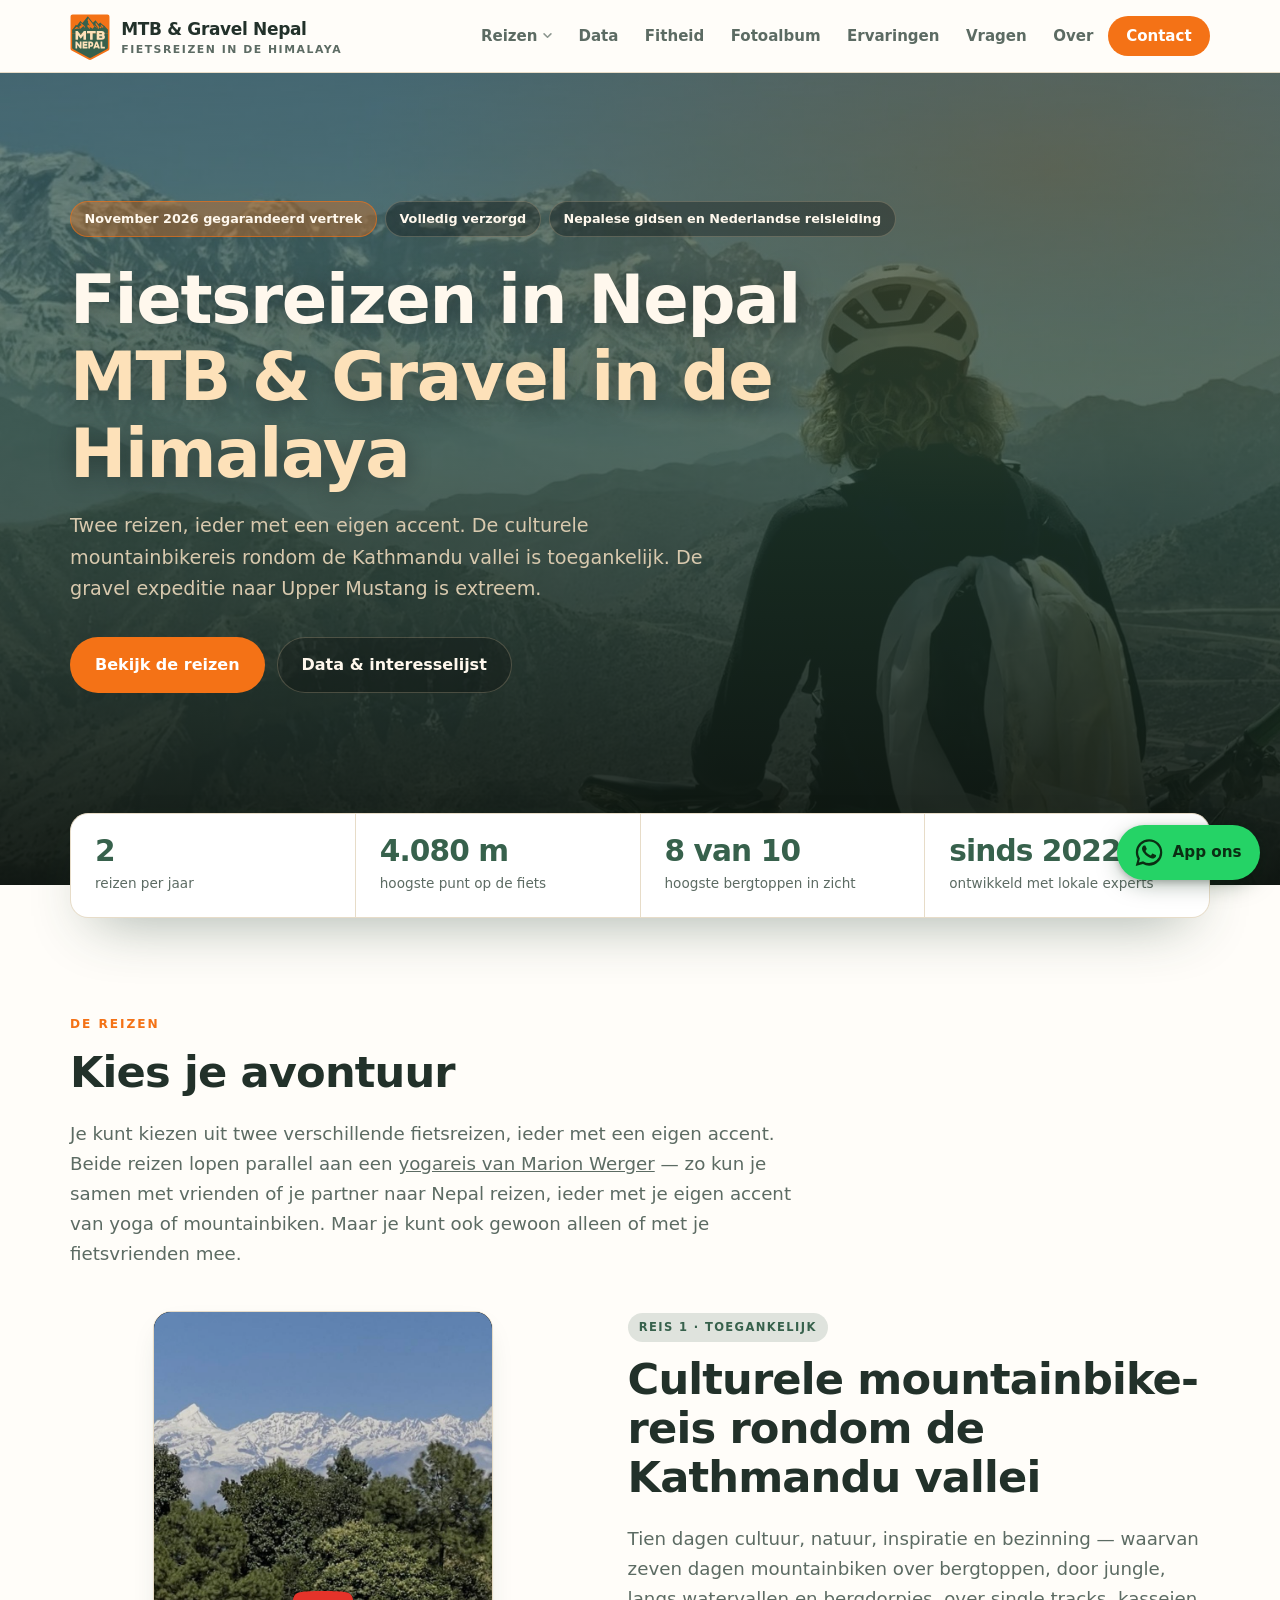
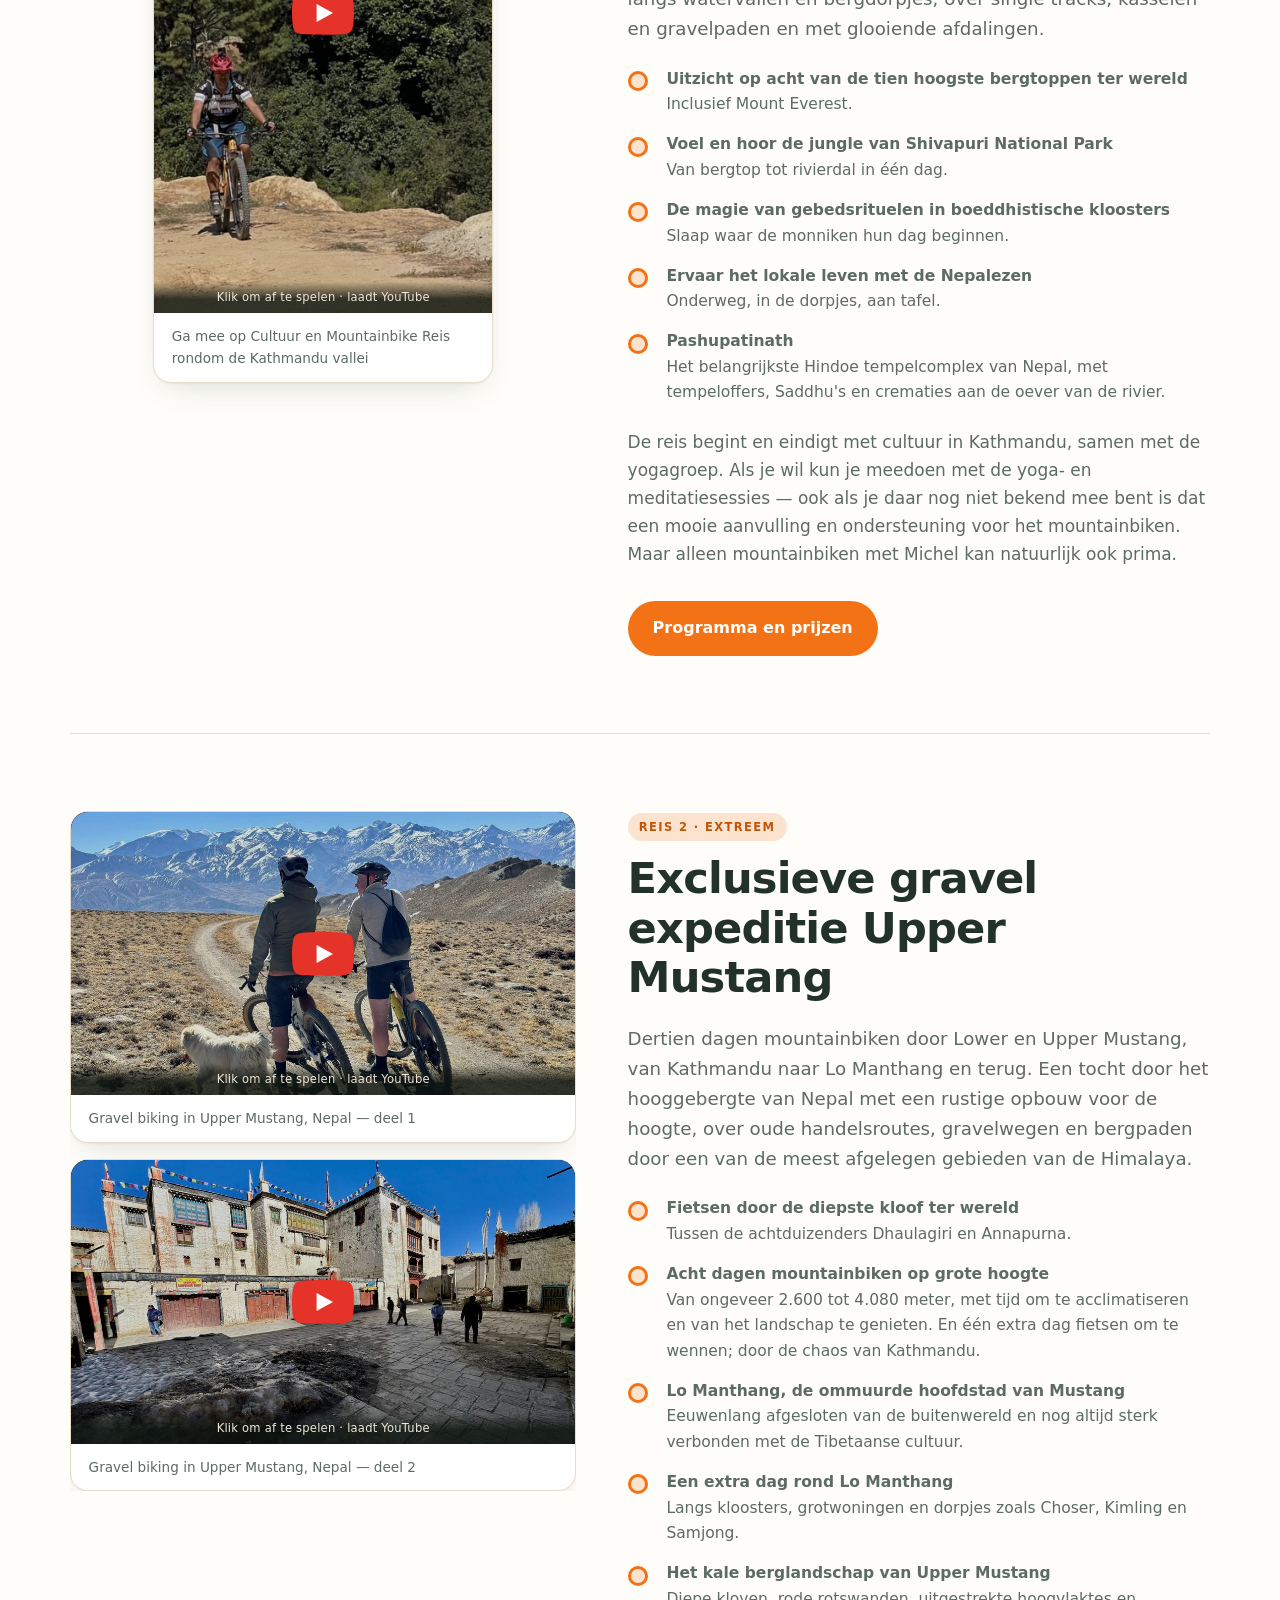
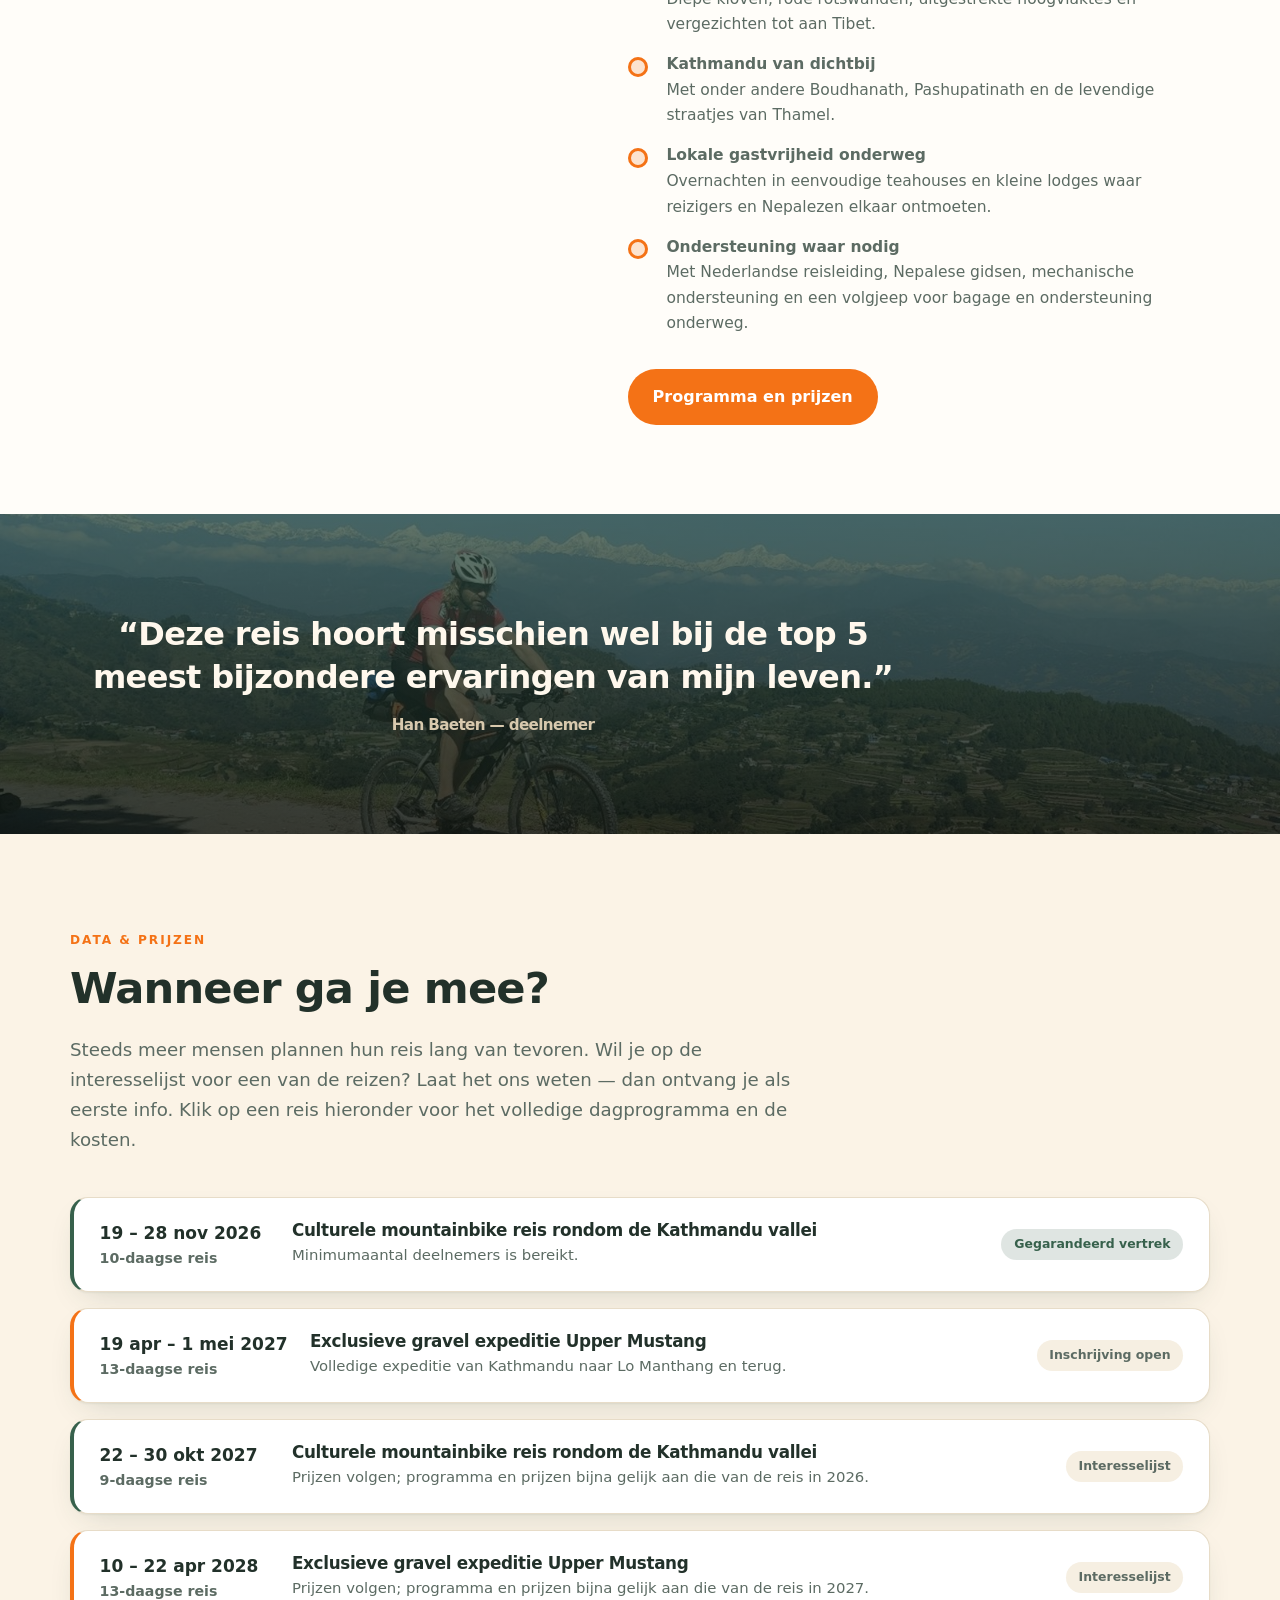
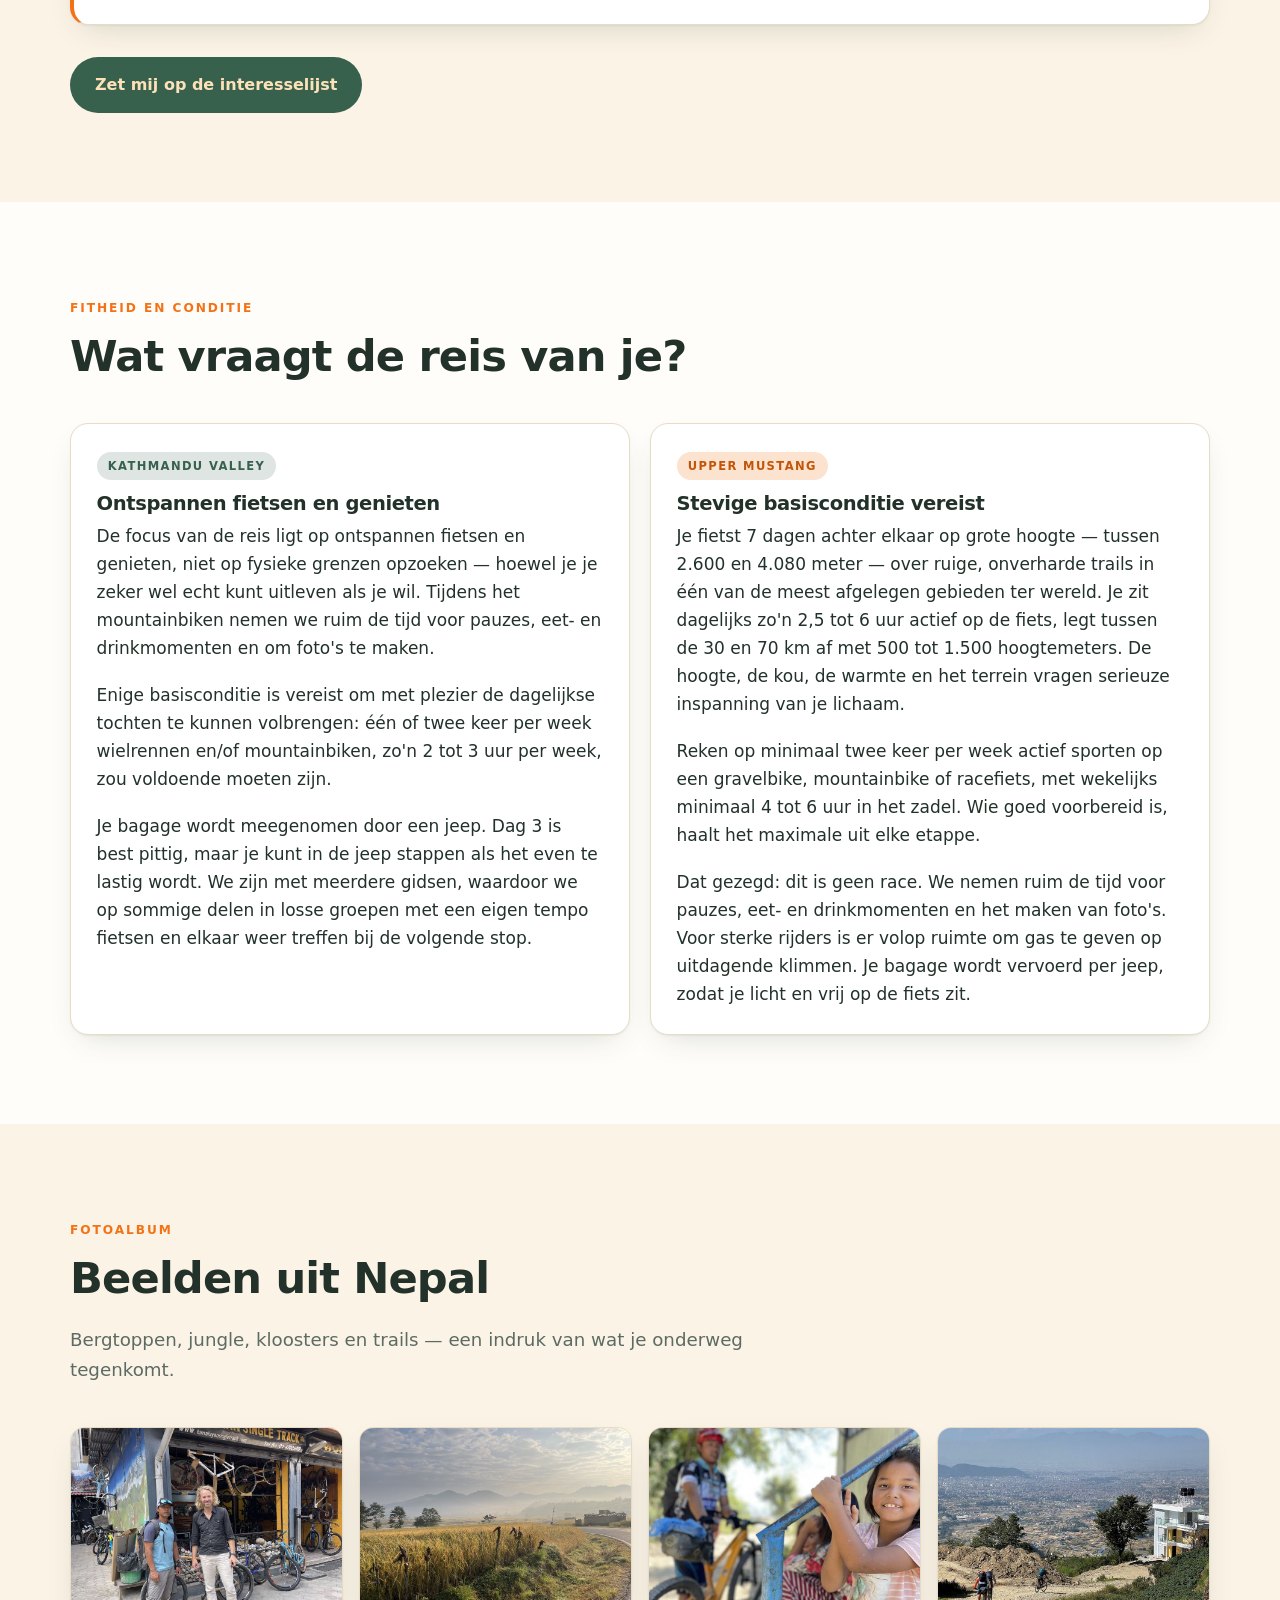
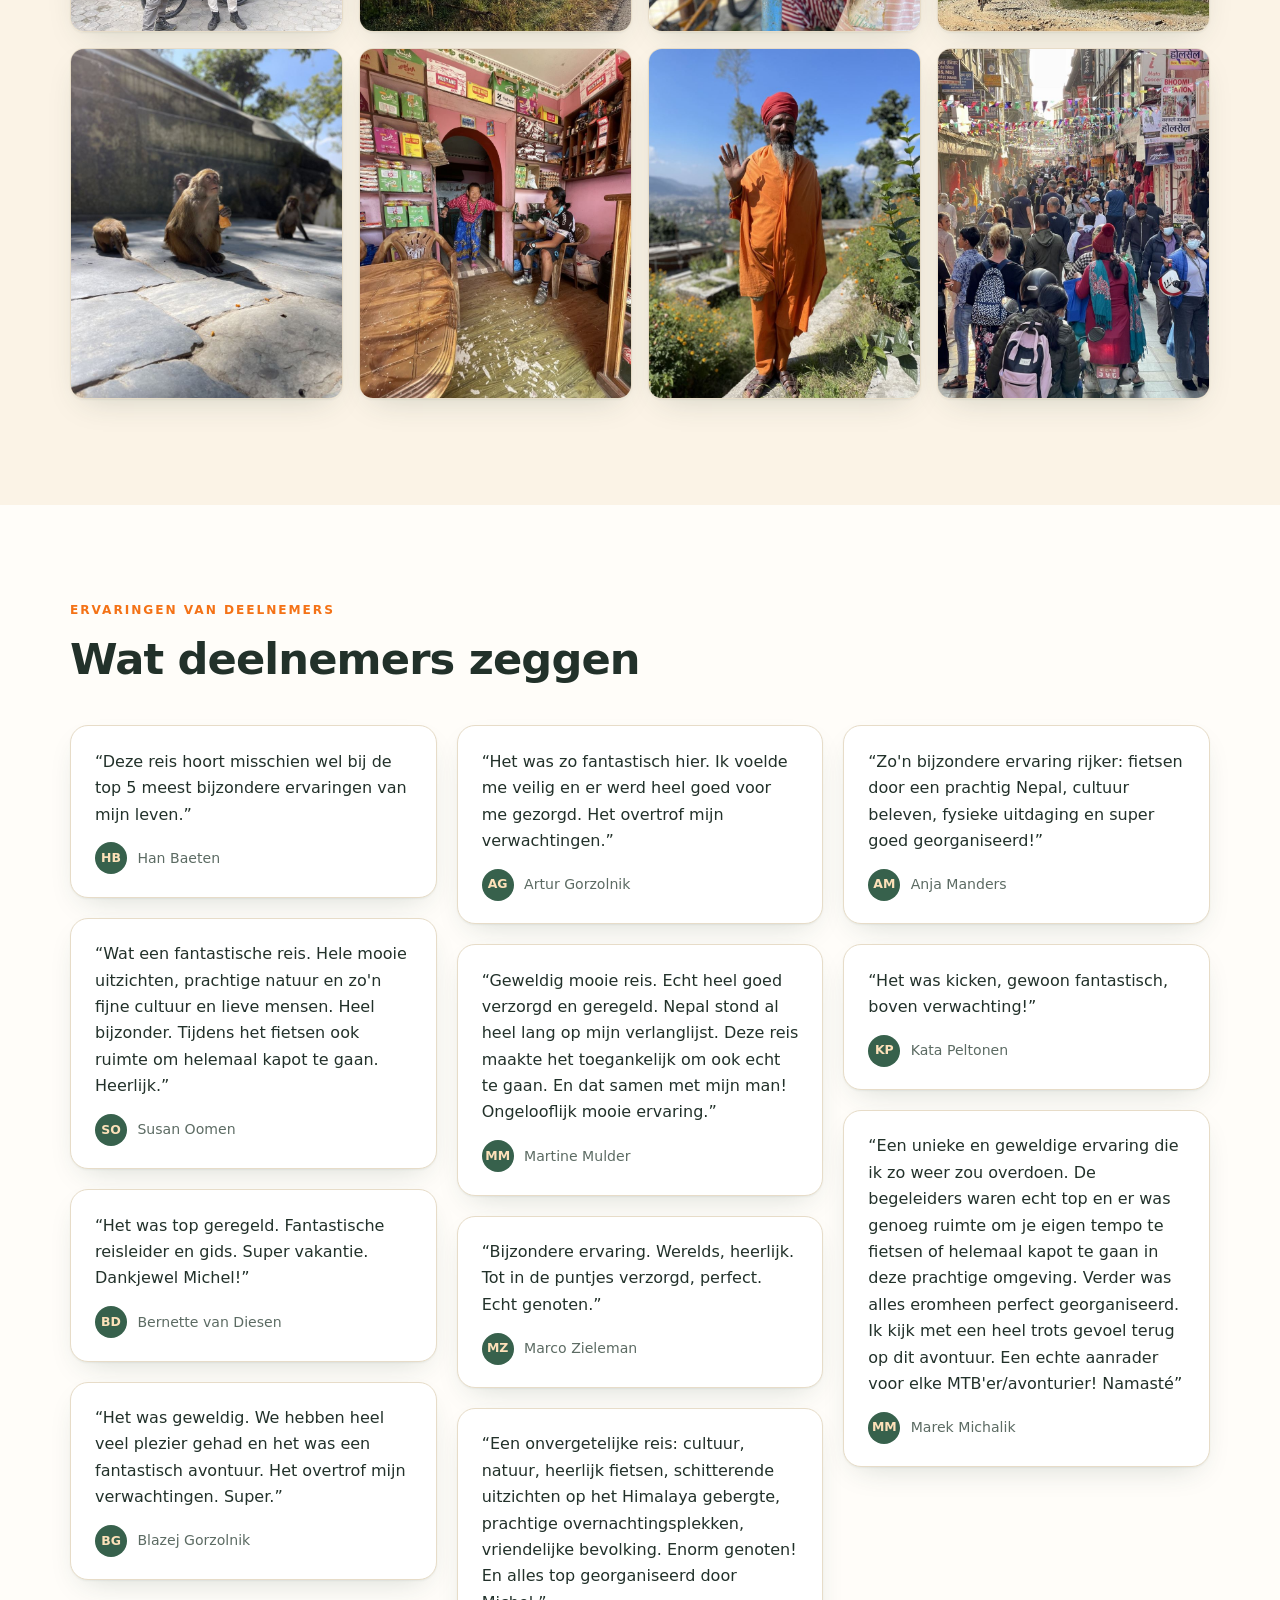
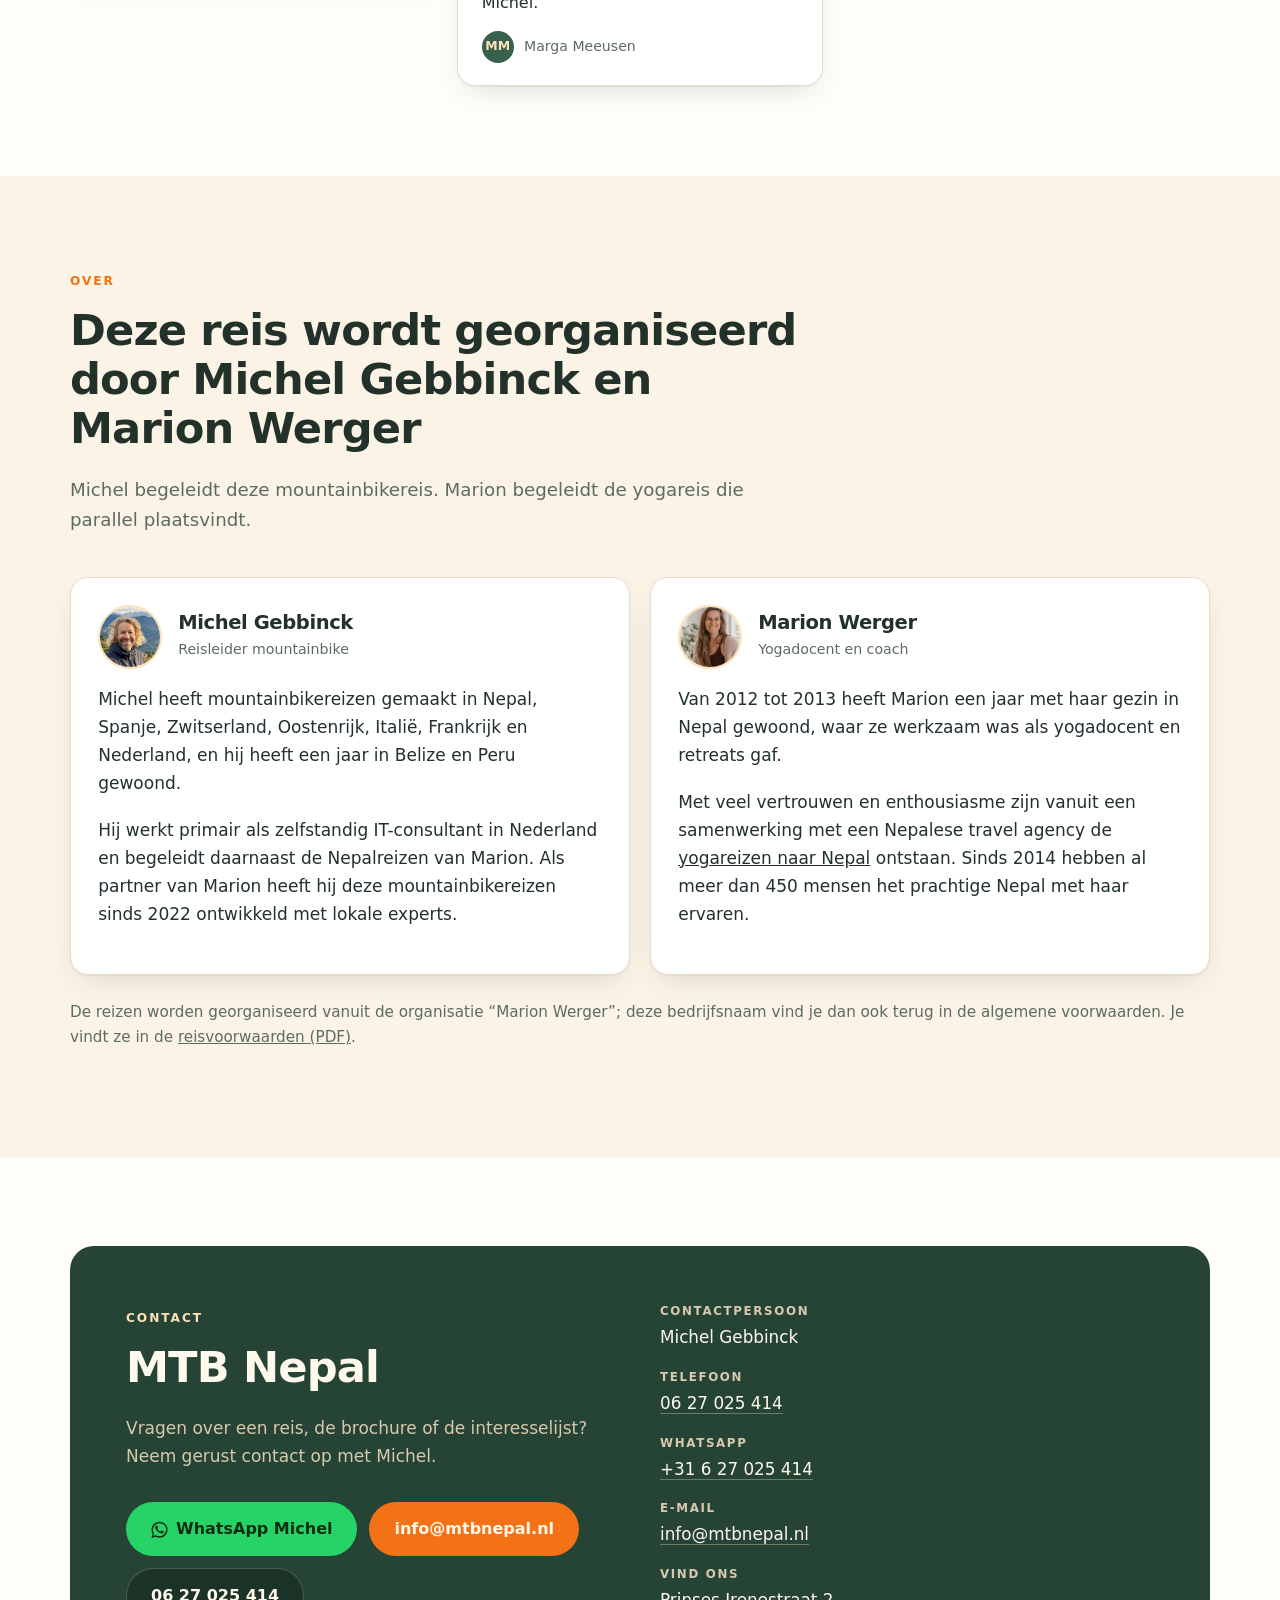
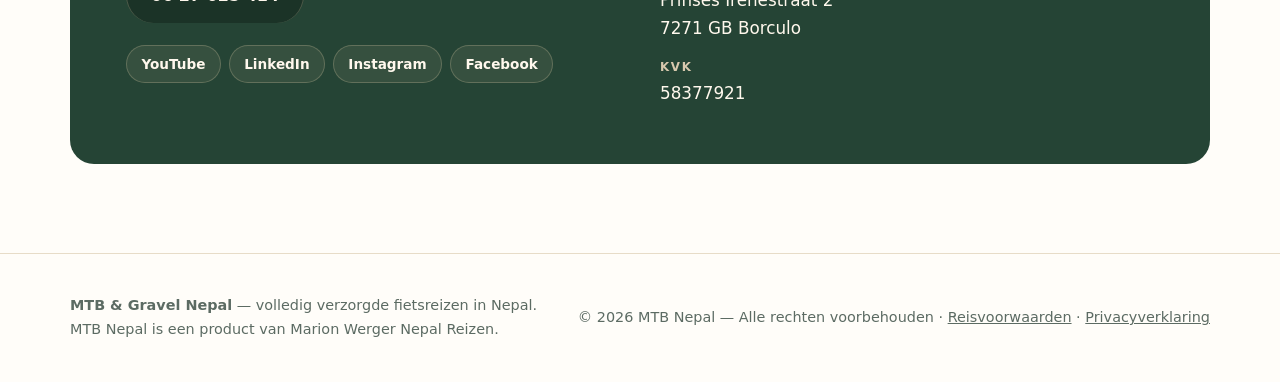
<file: index.html>
<!DOCTYPE html>
<html lang="nl" dir="ltr">
<head>
<meta charset="utf-8">
<meta name="viewport" content="width=device-width, initial-scale=1">
<meta name="color-scheme" content="light dark">
<title>Fietsreizen in Nepal — MTB &amp; Gravel Nepal</title>
<meta name="description" content="Volledig verzorgde mountainbike- en gravelreizen in Nepal. Culturele MTB-reis rondom de Kathmandu vallei en de exclusieve gravel expeditie naar Upper Mustang.">
<link rel="canonical" href="https://www.mtbnepal.nl/">

<meta property="og:site_name" content="MTB &amp; Gravel Nepal">
<meta property="og:title" content="Fietsreizen in Nepal — MTB &amp; Gravel Nepal">
<meta property="og:description" content="Volledig verzorgde mountainbike- en gravelreizen in Nepal. Culturele MTB-reis rondom de Kathmandu vallei en de exclusieve gravel expeditie naar Upper Mustang.">
<meta property="og:type" content="website">
<meta property="og:locale" content="nl_NL">
<meta property="og:url" content="https://www.mtbnepal.nl/">
<meta property="og:image" content="https://www.mtbnepal.nl/share-home.jpg">
<meta property="og:image:width" content="1200">
<meta property="og:image:height" content="630">
<meta property="og:image:alt" content="MTB &amp;amp; Gravel Nepal — fietsreizen in de Himalaya">
<meta name="twitter:card" content="summary_large_image">
<meta name="twitter:title" content="Fietsreizen in Nepal — MTB &amp; Gravel Nepal">
<meta name="twitter:description" content="Volledig verzorgde mountainbike- en gravelreizen in Nepal. Culturele MTB-reis rondom de Kathmandu vallei en de exclusieve gravel expeditie naar Upper Mustang.">
<meta name="twitter:image" content="https://www.mtbnepal.nl/share-home.jpg">
<link rel="icon" href="favicon.ico" sizes="any">
<link rel="icon" href="favicon.svg" type="image/svg+xml">
<link rel="icon" href="favicon-32x32.png" type="image/png" sizes="32x32">
<link rel="icon" href="favicon-16x16.png" type="image/png" sizes="16x16">
<link rel="apple-touch-icon" href="apple-touch-icon.png">
<link rel="manifest" href="site.webmanifest">
<meta name="theme-color" content="#F47216">
<link rel="stylesheet" href="style.css">
<script type="application/ld+json">
{
  "@context": "https://schema.org",
  "@graph": [
    {
      "@type": "TravelAgency",
      "@id": "https://www.mtbnepal.nl/#organisatie",
      "name": "MTB & Gravel Nepal",
      "url": "https://www.mtbnepal.nl/",
      "telephone": "+31627025414",
      "email": "info@mtbnepal.nl",
      "address": {
        "@type": "PostalAddress",
        "streetAddress": "Prinses Irenestraat 2",
        "postalCode": "7271 GB",
        "addressLocality": "Borculo",
        "addressCountry": "NL"
      },
      "sameAs": [
        "https://www.instagram.com/mtbnepal.nl",
        "https://www.facebook.com/mtbnepal.nl",
        "https://www.youtube.com/@michelgebbinck",
        "https://www.linkedin.com/in/michelgebbinck"
      ]
    },
    {
      "@type": "WebSite",
      "url": "https://www.mtbnepal.nl/",
      "name": "MTB & Gravel Nepal",
      "inLanguage": "nl-NL",
      "publisher": {
        "@id": "https://www.mtbnepal.nl/#organisatie"
      }
    },
    {
      "@type": "TouristTrip",
      "name": "Culturele mountainbike reis rondom de Kathmandu vallei",
      "description": "Tien dagen cultuur, natuur en mountainbiken rondom de Kathmandu vallei in Nepal.",
      "url": "https://www.mtbnepal.nl/kathmandu-vallei.html",
      "image": "https://www.mtbnepal.nl/images/hero-kathmandu-vallei.jpg",
      "touristType": "Mountainbikers en gravelrijders",
      "itinerary": {
        "@type": "Place",
        "name": "Nepal",
        "address": {
          "@type": "PostalAddress",
          "addressCountry": "NP"
        }
      },
      "provider": {
        "@id": "https://www.mtbnepal.nl/#organisatie"
      },
      "offers": {
        "@type": "Offer",
        "price": "1600",
        "priceCurrency": "EUR",
        "availability": "https://schema.org/InStock",
        "url": "https://www.mtbnepal.nl/kathmandu-vallei.html",
        "validFrom": "2026-01-01"
      },
      "subjectOf": {
        "@type": "Event",
        "name": "Culturele mountainbike reis rondom de Kathmandu vallei",
        "description": "Tien dagen cultuur, natuur en mountainbiken rondom de Kathmandu vallei in Nepal.",
        "image": "https://www.mtbnepal.nl/images/hero-kathmandu-vallei.jpg",
        "startDate": "2026-11-19",
        "endDate": "2026-11-28",
        "eventStatus": "https://schema.org/EventScheduled",
        "eventAttendanceMode": "https://schema.org/OfflineEventAttendanceMode",
        "location": {
          "@type": "Place",
          "name": "Nepal",
          "address": {
            "@type": "PostalAddress",
            "addressCountry": "NP"
          }
        },
        "organizer": {
          "@type": "Organization",
          "name": "MTB & Gravel Nepal",
          "url": "https://www.mtbnepal.nl/"
        },
        "performer": {
          "@type": "Person",
          "name": "Michel Gebbinck"
        },
        "offers": {
          "@type": "Offer",
          "price": "1600",
          "priceCurrency": "EUR",
          "availability": "https://schema.org/InStock",
          "url": "https://www.mtbnepal.nl/kathmandu-vallei.html",
          "validFrom": "2026-01-01"
        }
      }
    },
    {
      "@type": "TouristTrip",
      "name": "Exclusieve gravel expeditie Upper Mustang",
      "description": "Dertien dagen gravelexpeditie van Kathmandu naar Lo Manthang, het laatste verboden koninkrijk van de Himalaya.",
      "url": "https://www.mtbnepal.nl/upper-mustang.html",
      "image": "https://www.mtbnepal.nl/images/hero-upper-mustang.jpg",
      "touristType": "Mountainbikers en gravelrijders",
      "itinerary": {
        "@type": "Place",
        "name": "Nepal",
        "address": {
          "@type": "PostalAddress",
          "addressCountry": "NP"
        }
      },
      "provider": {
        "@id": "https://www.mtbnepal.nl/#organisatie"
      },
      "offers": {
        "@type": "Offer",
        "price": "3375",
        "priceCurrency": "EUR",
        "availability": "https://schema.org/InStock",
        "url": "https://www.mtbnepal.nl/upper-mustang.html",
        "validFrom": "2026-01-01"
      },
      "subjectOf": {
        "@type": "Event",
        "name": "Exclusieve gravel expeditie Upper Mustang",
        "description": "Dertien dagen gravelexpeditie van Kathmandu naar Lo Manthang, het laatste verboden koninkrijk van de Himalaya.",
        "image": "https://www.mtbnepal.nl/images/hero-upper-mustang.jpg",
        "startDate": "2027-04-19",
        "endDate": "2027-05-01",
        "eventStatus": "https://schema.org/EventScheduled",
        "eventAttendanceMode": "https://schema.org/OfflineEventAttendanceMode",
        "location": {
          "@type": "Place",
          "name": "Nepal",
          "address": {
            "@type": "PostalAddress",
            "addressCountry": "NP"
          }
        },
        "organizer": {
          "@type": "Organization",
          "name": "MTB & Gravel Nepal",
          "url": "https://www.mtbnepal.nl/"
        },
        "performer": {
          "@type": "Person",
          "name": "Michel Gebbinck"
        },
        "offers": {
          "@type": "Offer",
          "price": "3375",
          "priceCurrency": "EUR",
          "availability": "https://schema.org/InStock",
          "url": "https://www.mtbnepal.nl/upper-mustang.html",
          "validFrom": "2026-01-01"
        }
      }
    }
  ]
}
</script>
</head>
<body>
<header class="site-header">
  <div class="wrap">
    <nav class="nav" aria-label="Hoofdnavigatie">
      <a class="brand" href="#top">
        <span class="mark" aria-hidden="true"><svg viewBox="300 46 623 725" xmlns="http://www.w3.org/2000/svg" role="img" aria-label="MTB Nepal logo"><path fill="#F47216" d="M 308.414 87.316 L 308.414 586.167 C 308.414 598.148 315 609.164 325.550 614.835 L 588.453 756.160 C 602.886 763.917 620.25 763.917 634.683 756.160 L 897.582 614.835 C 908.136 609.164 914.718 598.148 914.718 586.167 L 914.718 87.316 C 914.718 69.339 900.148 54.765 882.171 54.765 L 340.964 54.765 C 322.988 54.765 308.414 69.339 308.414 87.316 "/><path fill="#37614C" d="M 573.523 143.390 C 570.121 153.843 592.527 157.976 580.324 183.75 L 611.023 232.367 L 577.605 210.042 L 568.718 237.312 L 611.652 285.546 L 550.812 251.152 L 525.152 271.148 C 526.066 254.093 535.488 243.957 525.398 234.292 L 466.773 181.449 C 465.75 181.5 462.816 183.703 462.285 185.175 C 461.652 186.937 462.515 191.300 463.726 193.148 L 481.410 220.132 C 461.558 228.496 452.406 225.683 445.085 250.800 L 463.300 280.179 L 402.265 244.527 L 352.179 298.046 L 332.984 294.148 L 392.171 213.281 L 409.230 224.742 L 461.226 154.933 L 493.335 184.625 L 577.296 81.777 L 657.722 181.082 L 697.757 144.582 L 741.5 201.816 L 773.257 179.808 C 795.441 199.308 805.273 219.007 834.062 228.074 C 854.375 246.644 871.425 269.328 890.152 290.863 L 852.562 280.558 L 808.578 234.574 L 780.398 208.808 L 781.789 232.441 C 791.75 244.035 800.554 253.105 809.691 266.003 L 772.546 241.171 L 760.617 251.261 L 701.386 173.683 L 697.304 205.503 L 753.417 285.296 L 686.808 225 L 668.761 232.312 L 660.570 210.386 L 583.242 113.546 Z M 573.523 143.390 "/><path fill="#37614C" d="M 463.300 275.996 L 508.863 234.808 L 525.152 264.843 L 550.812 240.164 L 611.652 282.617 L 606.382 248.050 L 655.906 277.117 L 680.738 234.808 L 753.417 282.308 L 749.148 249.886 L 783.304 271.578 L 784.687 251.730 L 809.691 258.496 L 817.609 248.898 L 890.152 289.179 L 890.152 351.519 L 332.984 351.519 L 332.984 293.234 L 415.957 270.761 Z M 463.300 275.996 "/><path fill="#37614C" d="M 332.984 351.519 L 332.984 567.503 C 332.984 579.820 339.75 591.136 350.597 596.968 L 588.437 724.820 C 602.878 732.585 620.253 732.585 634.699 724.820 L 872.539 596.968 C 883.386 591.136 890.152 579.820 890.152 567.503 L 890.152 351.519 Z M 332.984 351.519 "/><path fill="#FDE1B9" d="M 546.757 311.476 C 548.101 311.476 549.445 312.820 549.445 314.164 L 549.445 443.136 C 549.445 444.476 548.101 445.820 546.757 445.820 L 511.828 445.820 C 510.484 445.820 509.140 444.476 509.140 443.136 L 509.140 375.066 L 508.691 375.066 C 508.691 375.066 505.335 382.007 500.410 388.726 L 467.718 433.281 L 435.253 388.726 C 430.324 382.007 426.964 375.066 426.964 375.066 L 426.296 375.066 L 426.296 443.136 C 426.296 444.476 424.949 445.820 423.609 445.820 L 388.679 445.820 C 387.335 445.820 385.992 444.476 385.992 443.136 L 385.992 314.164 C 385.992 312.820 387.335 311.476 388.679 311.476 L 418.679 311.476 C 420.25 311.476 421.816 312.148 422.937 313.714 L 467.492 374.843 L 467.941 374.843 L 512.5 313.714 C 513.617 312.148 515.187 311.476 516.753 311.476 Z M 546.757 311.476 "/><path fill="#FDE1B9" d="M 568.242 345.511 C 566.902 345.511 565.109 343.718 565.109 342.375 L 565.109 314.609 C 565.109 313.265 566.902 311.476 568.242 311.476 L 697.214 311.476 C 698.558 311.476 700.351 313.265 700.351 314.609 L 700.351 342.375 C 700.351 343.718 698.558 345.511 697.214 345.511 L 652.882 345.511 L 652.882 443.136 C 652.882 444.476 651.539 445.820 650.195 445.820 L 615.265 445.820 C 613.921 445.820 612.578 444.476 612.578 443.136 L 612.578 345.511 Z M 568.242 345.511 "/><path fill="#FDE1B9" d="M 756.320 414.027 L 788.339 414.027 C 799.980 414.027 804.234 409.546 804.234 402.832 C 804.234 396.339 799.308 391.410 787.890 391.410 L 756.320 391.410 Z M 756.320 362.75 L 786.996 362.75 C 796.398 362.75 799.757 358.722 799.757 353.125 C 799.757 347.527 795.277 343.269 785.652 343.269 L 756.320 343.269 Z M 718.703 445.820 C 717.359 445.820 716.015 444.476 716.015 443.136 L 716.015 314.164 C 716.015 312.820 717.359 311.476 718.703 311.476 L 792.589 311.476 C 823.492 311.476 839.835 328.046 839.835 348.867 C 839.835 359.167 835.804 367.453 828.863 373.722 L 828.863 373.945 C 838.718 380.886 844.539 391.187 844.539 404.398 C 844.539 430.148 825.507 445.820 792.589 445.820 Z M 718.703 445.820 "/><path fill="#FDE1B9" d="M 421.105 536.683 C 417.003 531.558 412.320 524.242 412.320 524.242 L 411.738 524.242 L 411.738 581.156 C 411.738 582.25 410.859 583.351 409.980 583.351 L 387.144 583.351 C 386.265 583.351 385.386 582.25 385.386 581.156 L 385.386 475.746 C 385.386 474.648 386.265 473.550 387.144 473.550 L 406.906 473.550 L 444.527 521.128 C 448.769 526.437 452.578 532.476 452.578 532.476 L 453.015 532.476 L 453.015 475.746 C 453.015 474.648 453.894 473.550 454.769 473.550 L 477.609 473.550 C 478.484 473.550 479.363 474.648 479.363 475.746 L 479.363 581.156 C 479.363 582.25 478.484 583.351 477.609 583.351 L 457.843 583.351 Z M 421.105 536.683 "/><path fill="#FDE1B9" d="M 522.410 540.894 L 522.410 555.531 L 570.421 555.531 C 571.300 555.531 572.472 557 572.472 558.093 L 572.472 580.789 C 572.472 581.886 571.300 583.351 570.421 583.351 L 497.816 583.351 C 496.941 583.351 496.062 582.25 496.062 581.156 L 496.062 475.746 C 496.062 474.648 496.941 473.550 497.816 473.550 L 569.835 473.550 C 570.714 473.550 571.886 475.015 571.886 476.113 L 571.886 498.804 C 571.886 499.902 570.714 501.367 569.835 501.367 L 522.410 501.367 L 522.410 514.910 L 565.445 514.910 C 566.324 514.910 567.496 516.371 567.496 517.468 L 567.496 538.332 C 567.496 539.429 566.324 540.894 565.445 540.894 Z M 522.410 540.894 "/><path fill="#FDE1B9" d="M 611.566 501.367 L 611.566 531.558 L 622.984 531.558 C 631.179 531.558 636.304 525.523 636.304 516.554 C 636.304 507.589 631.328 501.367 622.984 501.367 Z M 586.972 583.347 C 586.093 583.347 585.214 582.25 585.214 581.152 L 585.214 475.75 C 585.214 474.648 586.093 473.550 586.972 473.550 L 625.617 473.550 C 647.429 473.550 662.796 490.570 662.796 516.003 C 662.796 541.992 646.695 557.546 625.617 557.546 L 611.566 557.546 L 611.566 581.152 C 611.566 582.25 610.687 583.347 609.808 583.347 Z M 586.972 583.347 "/><path fill="#FDE1B9" d="M 703.937 542.726 L 724.140 542.726 L 720.187 531.558 C 717.843 524.789 714.476 510.699 714.476 510.699 L 713.597 510.699 C 713.597 510.699 710.234 524.789 707.890 531.558 Z M 733.214 568.710 L 694.863 568.710 L 690.617 580.968 C 689.886 582.980 689.300 583.351 687.542 583.351 L 662.953 583.351 C 662.074 583.351 661.781 582.617 661.781 582.066 C 661.781 581.519 662.074 580.789 662.367 579.875 L 701.742 473.550 L 726.335 473.550 L 765.710 579.875 C 766.003 580.605 766.296 581.519 766.296 582.066 C 766.296 582.617 766.003 583.351 765.125 583.351 L 740.535 583.351 C 738.777 583.351 738.191 582.980 737.460 580.968 Z M 733.214 568.710 "/><path fill="#FDE1B9" d="M 802.464 555.531 L 841.105 555.531 C 841.984 555.531 843.156 557 843.156 558.093 L 843.156 580.789 C 843.156 581.886 841.984 583.351 841.105 583.351 L 777.871 583.351 C 776.992 583.351 776.113 582.25 776.113 581.156 L 776.113 475.746 C 776.113 474.648 776.992 473.550 777.871 473.550 L 800.707 473.550 C 801.585 473.550 802.464 474.648 802.464 475.746 Z M 802.464 555.531 "/></svg></span>
        <span>MTB &amp; Gravel Nepal<small>Fietsreizen in de Himalaya</small></span>
      </a>
      <input class="nav-toggle" type="checkbox" id="nav-toggle" aria-hidden="true" tabindex="-1">
      <label class="nav-toggle-label" for="nav-toggle" role="button" tabindex="0" aria-label="Menu openen of sluiten"><span></span></label>
      <div class="nav-links">
        <div class="has-sub">
          <a href="#reizen">Reizen<svg class="caret" width="9" height="6" viewBox="0 0 10 7" aria-hidden="true" focusable="false"><path d="M1 1l4 4 4-4" fill="none" stroke="currentColor" stroke-width="1.8" stroke-linecap="round" stroke-linejoin="round"/></svg></a>
          <div class="submenu">
            <a href="kathmandu-vallei.html">Kathmandu vallei</a>
            <a href="upper-mustang.html">Upper Mustang</a>
          </div>
        </div>
        <a href="#data">Data</a>
        <a href="#conditie">Fitheid</a>
        <a href="#fotoalbum">Fotoalbum</a>
        <a href="#ervaringen">Ervaringen</a>
        <a href="veelgestelde-vragen.html">Vragen</a>
        <a href="#over">Over</a>
        <a class="cta" href="#contact">Contact</a>
      </div>
    </nav>
  </div>
</header>


<main id="top">

  <section class="hero">
    <img class="hero__bg" src="images/hero-himalaya-trail.jpg" alt="Mountainbiken op een bergpad in Nepal met uitzicht op de Himalaya">
    <div class="wrap hero__inner">
      <div class="hero__badges">
        <span class="badge is-live">November 2026 gegarandeerd vertrek</span>
        <span class="badge">Volledig verzorgd</span>
        <span class="badge">Nepalese gidsen en Nederlandse reisleiding</span>
      </div>
      <h1>Fietsreizen in Nepal<em>MTB &amp; Gravel in de Himalaya</em></h1>
      <p>Twee reizen, ieder met een eigen accent. De culturele mountainbikereis rondom de Kathmandu vallei is toegankelijk. De gravel expeditie naar Upper Mustang is extreem.</p>
      <div class="btn-row">
        <a class="btn btn--primary" href="#reizen">Bekijk de reizen</a>
        <a class="btn btn--ghost" href="#data">Data &amp; interesselijst</a>
      </div>
    </div>
  </section>

  <div class="wrap">
    <div class="hero__stats">
      <div><strong>2</strong><span>reizen per jaar</span></div>
      <div><strong>4.080 m</strong><span>hoogste punt op de fiets</span></div>
      <div><strong>8 van 10</strong><span>hoogste bergtoppen in zicht</span></div>
      <div><strong>sinds 2022</strong><span>ontwikkeld met lokale experts</span></div>
    </div>
  </div>

  <!-- REIZEN -->
  <section class="section" id="reizen">
    <div class="wrap">
      <div class="section-head">
        <span class="eyebrow">De reizen</span>
        <h2>Kies je avontuur</h2>
        <p class="lead">Je kunt kiezen uit twee verschillende fietsreizen, ieder met een eigen accent. Beide reizen lopen parallel aan een <a href="https://marionwerger.nl/yogareis-nepal/" target="_blank" rel="noopener">yogareis van Marion Werger</a> — zo kun je samen met vrienden of je partner naar Nepal reizen, ieder met je eigen accent van yoga of mountainbiken. Maar je kunt ook gewoon alleen of met je fietsvrienden mee.</p>
      </div>

      <article class="trip">
        <div class="trip__media trip__media--short">
          <figure>
            <div class="frame frame--tall">
              <button type="button" class="vplay vplay--tall" data-video="rChO2ek9Luo" data-params="autoplay=1&amp;playsinline=1&amp;rel=0&amp;modestbranding=1"
                      aria-label="Video afspelen: Ga mee op Cultuur en Mountainbike Reis in Nepal">
                <img src="images/poster-kathmandu.jpg" alt="Ga mee op Cultuur en Mountainbike Reis in Nepal" loading="lazy" decoding="async">
                <span class="vplay__btn"><svg class="vplay__icon" width="62" height="62" viewBox="0 0 68 48" aria-hidden="true" focusable="false"><path d="M66.5 7.5a8.5 8.5 0 0 0-6-6C55.2 0 34 0 34 0S12.8 0 7.5 1.5a8.5 8.5 0 0 0-6 6C0 12.8 0 24 0 24s0 11.2 1.5 16.5a8.5 8.5 0 0 0 6 6C12.8 48 34 48 34 48s21.2 0 26.5-1.5a8.5 8.5 0 0 0 6-6C68 35.2 68 24 68 24s0-11.2-1.5-16.5z" fill="#E5332A"/><path d="M27 34V14l18 10z" fill="#fff"/></svg></span>
                <span class="vplay__note">Klik om af te spelen &middot; laadt YouTube</span>
              </button>
            </div>
            <figcaption>Ga mee op Cultuur en Mountainbike Reis rondom de Kathmandu vallei</figcaption>
          </figure>
        </div>
        <div>
          <span class="tag tag--calm">Reis 1 · toegankelijk</span>
          <h2 style="margin-block-start:.8rem">Culturele mountainbike&shy;reis rondom de Kathmandu vallei</h2>
          <p class="lead">Tien dagen cultuur, natuur, inspiratie en bezinning — waarvan zeven dagen mountainbiken over bergtoppen, door jungle, langs watervallen en bergdorpjes, over single tracks, kasseien en gravelpaden en met glooiende afdalingen.</p>
          <ul class="checks">
            <li><span><strong>Uitzicht op acht van de tien hoogste bergtoppen ter wereld</strong><span>Inclusief Mount Everest.</span></span></li>
            <li><span><strong>Voel en hoor de jungle van Shivapuri National Park</strong><span>Van bergtop tot rivierdal in één dag.</span></span></li>
            <li><span><strong>De magie van gebedsrituelen in boeddhistische kloosters</strong><span>Slaap waar de monniken hun dag beginnen.</span></span></li>
            <li><span><strong>Ervaar het lokale leven met de Nepalezen</strong><span>Onderweg, in de dorpjes, aan tafel.</span></span></li>
            <li><span><strong>Pashupatinath</strong><span>Het belangrijkste Hindoe tempelcomplex van Nepal, met tempeloffers, Saddhu's en crematies aan de oever van de rivier.</span></span></li>
          </ul>
          <p style="margin-block-start:1.4rem;color:var(--text-soft)">De reis begint en eindigt met cultuur in Kathmandu, samen met de yogagroep. Als je wil kun je meedoen met de yoga- en meditatiesessies — ook als je daar nog niet bekend mee bent is dat een mooie aanvulling en ondersteuning voor het mountainbiken. Maar alleen mountainbiken met Michel kan natuurlijk ook prima.</p>
          <div class="btn-row"><a class="btn btn--primary" href="kathmandu-vallei.html">Programma en prijzen</a></div>
        </div>
      </article>

      <article class="trip">
        <div class="trip__media trip__media--stack">
          <figure>
            <div class="frame">
              <button type="button" class="vplay" data-video="dAoAfMNIM5E" data-params="autoplay=1&amp;playsinline=1&amp;rel=0&amp;modestbranding=1"
                      aria-label="Video afspelen: Gravel biking in Upper Mustang, Nepal — deel 1">
                <img src="images/poster-mustang1.jpg" alt="Gravel biking in Upper Mustang, Nepal — deel 1" loading="lazy" decoding="async">
                <span class="vplay__btn"><svg class="vplay__icon" width="62" height="62" viewBox="0 0 68 48" aria-hidden="true" focusable="false"><path d="M66.5 7.5a8.5 8.5 0 0 0-6-6C55.2 0 34 0 34 0S12.8 0 7.5 1.5a8.5 8.5 0 0 0-6 6C0 12.8 0 24 0 24s0 11.2 1.5 16.5a8.5 8.5 0 0 0 6 6C12.8 48 34 48 34 48s21.2 0 26.5-1.5a8.5 8.5 0 0 0 6-6C68 35.2 68 24 68 24s0-11.2-1.5-16.5z" fill="#E5332A"/><path d="M27 34V14l18 10z" fill="#fff"/></svg></span>
                <span class="vplay__note">Klik om af te spelen &middot; laadt YouTube</span>
              </button>
            </div>
            <figcaption>Gravel biking in Upper Mustang, Nepal — deel 1</figcaption>
          </figure>
          <figure>
            <div class="frame">
              <button type="button" class="vplay" data-video="ZRoMkhB-InQ" data-params="autoplay=1&amp;playsinline=1&amp;rel=0&amp;modestbranding=1"
                      aria-label="Video afspelen: Gravel biking in Upper Mustang, Nepal — deel 2">
                <img src="images/poster-mustang2.jpg" alt="Gravel biking in Upper Mustang, Nepal — deel 2" loading="lazy" decoding="async">
                <span class="vplay__btn"><svg class="vplay__icon" width="62" height="62" viewBox="0 0 68 48" aria-hidden="true" focusable="false"><path d="M66.5 7.5a8.5 8.5 0 0 0-6-6C55.2 0 34 0 34 0S12.8 0 7.5 1.5a8.5 8.5 0 0 0-6 6C0 12.8 0 24 0 24s0 11.2 1.5 16.5a8.5 8.5 0 0 0 6 6C12.8 48 34 48 34 48s21.2 0 26.5-1.5a8.5 8.5 0 0 0 6-6C68 35.2 68 24 68 24s0-11.2-1.5-16.5z" fill="#E5332A"/><path d="M27 34V14l18 10z" fill="#fff"/></svg></span>
                <span class="vplay__note">Klik om af te spelen &middot; laadt YouTube</span>
              </button>
            </div>
            <figcaption>Gravel biking in Upper Mustang, Nepal — deel 2</figcaption>
          </figure>
        </div>
        <div>
          <span class="tag">Reis 2 · extreem</span>
          <h2 style="margin-block-start:.8rem">Exclusieve gravel expeditie Upper Mustang</h2>
          <p class="lead">Dertien dagen mountainbiken door Lower en Upper Mustang, van Kathmandu naar Lo Manthang en terug. Een tocht door het hooggebergte van Nepal met een rustige opbouw voor de hoogte, over oude handelsroutes, gravelwegen en bergpaden door een van de meest afgelegen gebieden van de Himalaya.</p>
          <ul class="checks">
            <li><span><strong>Fietsen door de diepste kloof ter wereld</strong><span>Tussen de achtduizenders Dhaulagiri en Annapurna.</span></span></li>
            <li><span><strong>Acht dagen mountainbiken op grote hoogte</strong><span>Van ongeveer 2.600 tot 4.080 meter, met tijd om te acclimatiseren en van het landschap te genieten. En één extra dag fietsen om te wennen; door de chaos van Kathmandu.</span></span></li>
            <li><span><strong>Lo Manthang, de ommuurde hoofdstad van Mustang</strong><span>Eeuwenlang afgesloten van de buitenwereld en nog altijd sterk verbonden met de Tibetaanse cultuur.</span></span></li>
            <li><span><strong>Een extra dag rond Lo Manthang</strong><span>Langs kloosters, grotwoningen en dorpjes zoals Choser, Kimling en Samjong.</span></span></li>
            <li><span><strong>Het kale berglandschap van Upper Mustang</strong><span>Diepe kloven, rode rotswanden, uitgestrekte hoogvlaktes en vergezichten tot aan Tibet.</span></span></li>
            <li><span><strong>Kathmandu van dichtbij</strong><span>Met onder andere Boudhanath, Pashupatinath en de levendige straatjes van Thamel.</span></span></li>
            <li><span><strong>Lokale gastvrijheid onderweg</strong><span>Overnachten in eenvoudige teahouses en kleine lodges waar reizigers en Nepalezen elkaar ontmoeten.</span></span></li>
            <li><span><strong>Ondersteuning waar nodig</strong><span>Met Nederlandse reisleiding, Nepalese gidsen, mechanische ondersteuning en een volgjeep voor bagage en ondersteuning onderweg.</span></span></li>
          </ul>
          <div class="btn-row"><a class="btn btn--primary" href="upper-mustang.html">Programma en prijzen</a></div>
        </div>
      </article>
    </div>
  </section>

  <!-- BAND -->
  <section class="band">
    <img src="images/panorama-himalaya.jpg" alt="Panorama van het Himalayagebergte in Nepal">
    <div class="wrap">
      <blockquote>“Deze reis hoort misschien wel bij de top 5 meest bijzondere ervaringen van mijn leven.”
        <cite>Han Baeten — deelnemer</cite>
      </blockquote>
    </div>
  </section>

  <!-- DATA -->
  <section class="section section--alt" id="data">
    <div class="wrap">
      <div class="section-head">
        <span class="eyebrow">Data &amp; prijzen</span>
        <h2>Wanneer ga je mee?</h2>
        <p class="lead">Steeds meer mensen plannen hun reis lang van tevoren. Wil je op de interesselijst voor een van de reizen? Laat het ons weten — dan ontvang je als eerste info. Klik op een reis hieronder voor het volledige dagprogramma en de kosten.</p>
      </div>
      <div class="dates">
        <div class="date-card date-card--calm">
          <div class="date-card__when">19 – 28 nov 2026<small>10-daagse reis</small></div>
          <div>
            <h3><a href="kathmandu-vallei.html">Culturele mountainbike reis rondom de Kathmandu vallei</a></h3>
            <p>Minimumaantal deelnemers is bereikt.</p>
          </div>
          <span class="status status--go">Gegarandeerd vertrek</span>
        </div>
        <div class="date-card">
          <div class="date-card__when">19 apr – 1 mei 2027<small>13-daagse reis</small></div>
          <div>
            <h3><a href="upper-mustang.html">Exclusieve gravel expeditie Upper Mustang</a></h3>
            <p>Volledige expeditie van Kathmandu naar Lo Manthang en terug.</p>
          </div>
          <span class="status">Inschrijving open</span>
        </div>
        <div class="date-card date-card--calm">
          <div class="date-card__when">22 – 30 okt 2027<small>9-daagse reis</small></div>
          <div>
            <h3><a href="kathmandu-vallei.html">Culturele mountainbike reis rondom de Kathmandu vallei</a></h3>
            <p>Prijzen volgen; programma en prijzen bijna gelijk aan die van de reis in 2026.</p>
          </div>
          <span class="status">Interesselijst</span>
        </div>
        <div class="date-card">
          <div class="date-card__when">10 – 22 apr 2028<small>13-daagse reis</small></div>
          <div>
            <h3><a href="upper-mustang.html">Exclusieve gravel expeditie Upper Mustang</a></h3>
            <p>Prijzen volgen; programma en prijzen bijna gelijk aan die van de reis in 2027.</p>
          </div>
          <span class="status">Interesselijst</span>
        </div>
      </div>
      <div class="btn-row"><a class="btn btn--dark" href="#contact">Zet mij op de interesselijst</a></div>
    </div>
  </section>

  <!-- CONDITIE -->
  <section class="section" id="conditie">
    <div class="wrap">
      <div class="section-head">
        <span class="eyebrow">Fitheid en conditie</span>
        <h2>Wat vraagt de reis van je?</h2>
      </div>
      <div class="grid grid--2">
        <div class="card">
          <span class="tag tag--calm">Kathmandu Valley</span>
          <h3 style="margin-block-start:.8rem">Ontspannen fietsen en genieten</h3>
          <p>De focus van de reis ligt op ontspannen fietsen en genieten, niet op fysieke grenzen opzoeken — hoewel je je zeker wel echt kunt uitleven als je wil. Tijdens het mountainbiken nemen we ruim de tijd voor pauzes, eet- en drinkmomenten en om foto's te maken.</p>
          <p>Enige basisconditie is vereist om met plezier de dagelijkse tochten te kunnen volbrengen: één of twee keer per week wielrennen en/of mountainbiken, zo'n 2 tot 3 uur per week, zou voldoende moeten zijn.</p>
          <p>Je bagage wordt meegenomen door een jeep. Dag 3 is best pittig, maar je kunt in de jeep stappen als het even te lastig wordt. We zijn met meerdere gidsen, waardoor we op sommige delen in losse groepen met een eigen tempo fietsen en elkaar weer treffen bij de volgende stop.</p>
        </div>
        <div class="card">
          <span class="tag">Upper Mustang</span>
          <h3 style="margin-block-start:.8rem">Stevige basisconditie vereist</h3>
          <p>Je fietst 7 dagen achter elkaar op grote hoogte — tussen 2.600 en 4.080 meter — over ruige, onverharde trails in één van de meest afgelegen gebieden ter wereld. Je zit dagelijks zo'n 2,5 tot 6 uur actief op de fiets, legt tussen de 30 en 70 km af met 500 tot 1.500 hoogtemeters. De hoogte, de kou, de warmte en het terrein vragen serieuze inspanning van je lichaam.</p>
          <p>Reken op minimaal twee keer per week actief sporten op een gravelbike, mountainbike of racefiets, met wekelijks minimaal 4 tot 6 uur in het zadel. Wie goed voorbereid is, haalt het maximale uit elke etappe.</p>
          <p>Dat gezegd: dit is geen race. We nemen ruim de tijd voor pauzes, eet- en drinkmomenten en het maken van foto's. Voor sterke rijders is er volop ruimte om gas te geven op uitdagende klimmen. Je bagage wordt vervoerd per jeep, zodat je licht en vrij op de fiets zit.</p>
        </div>
      </div>
    </div>
  </section>


  <!-- FOTOALBUM -->
  <section class="section section--alt" id="fotoalbum">
    <div class="wrap">
      <div class="section-head">
        <span class="eyebrow">Fotoalbum</span>
        <h2>Beelden uit Nepal</h2>
        <p class="lead">Bergtoppen, jungle, kloosters en trails — een indruk van wat je onderweg tegenkomt.</p>
      </div>
      <div class="album">
        <figure><img src="images/album-ochtendlicht-bergen.jpg" alt="Ochtendlicht boven de bergen in Nepal" loading="lazy"></figure>
        <figure><img src="images/album-bergpad-mountainbiker.jpg" alt="Mountainbiker op een smal bergpad" loading="lazy"></figure>
        <figure><img src="images/album-kathmandu-vallei.jpg" alt="Uitzicht over de Kathmandu vallei" loading="lazy"></figure>
        <figure><img src="images/album-bergdorp.jpg" alt="Onderweg door een Nepalees bergdorp" loading="lazy"></figure>
        <figure><img src="images/album-panorama-route.jpg" alt="Panorama van de Himalaya vanaf de route" loading="lazy"></figure>
        <figure><img src="images/album-jungle-shivapuri.jpg" alt="Trail door de jungle van Shivapuri National Park" loading="lazy"></figure>
        <figure><img src="images/album-klooster.jpg" alt="Boeddhistisch klooster in de bergen" loading="lazy"></figure>
        <figure><img src="images/album-groep-mountainbikers.jpg" alt="Groep mountainbikers tijdens de reis" loading="lazy"></figure>
      </div>
    </div>
  </section>

  <!-- ERVARINGEN -->
  <section class="section" id="ervaringen">
    <div class="wrap">
      <div class="section-head">
        <span class="eyebrow">Ervaringen van deelnemers</span>
        <h2>Wat deelnemers zeggen</h2>
      </div>
      <div class="quotes">
        <blockquote class="quote"><p>“Deze reis hoort misschien wel bij de top 5 meest bijzondere ervaringen van mijn leven.”</p><footer><span class="avatar" aria-hidden="true">HB</span> Han Baeten</footer></blockquote>
        <blockquote class="quote"><p>“Wat een fantastische reis. Hele mooie uitzichten, prachtige natuur en zo'n fijne cultuur en lieve mensen. Heel bijzonder. Tijdens het fietsen ook ruimte om helemaal kapot te gaan. Heerlijk.”</p><footer><span class="avatar" aria-hidden="true">SO</span> Susan Oomen</footer></blockquote>
        <blockquote class="quote"><p>“Het was top geregeld. Fantastische reisleider en gids. Super vakantie. Dankjewel Michel!”</p><footer><span class="avatar" aria-hidden="true">BD</span> Bernette van Diesen</footer></blockquote>
        <blockquote class="quote"><p>“Het was geweldig. We hebben heel veel plezier gehad en het was een fantastisch avontuur. Het overtrof mijn verwachtingen. Super.”</p><footer><span class="avatar" aria-hidden="true">BG</span> Blazej Gorzolnik</footer></blockquote>
        <blockquote class="quote"><p>“Het was zo fantastisch hier. Ik voelde me veilig en er werd heel goed voor me gezorgd. Het overtrof mijn verwachtingen.”</p><footer><span class="avatar" aria-hidden="true">AG</span> Artur Gorzolnik</footer></blockquote>
        <blockquote class="quote"><p>“Geweldig mooie reis. Echt heel goed verzorgd en geregeld. Nepal stond al heel lang op mijn verlanglijst. Deze reis maakte het toegankelijk om ook echt te gaan. En dat samen met mijn man! Ongelooflijk mooie ervaring.”</p><footer><span class="avatar" aria-hidden="true">MM</span> Martine Mulder</footer></blockquote>
        <blockquote class="quote"><p>“Bijzondere ervaring. Werelds, heerlijk. Tot in de puntjes verzorgd, perfect. Echt genoten.”</p><footer><span class="avatar" aria-hidden="true">MZ</span> Marco Zieleman</footer></blockquote>
        <blockquote class="quote"><p>“Een onvergetelijke reis: cultuur, natuur, heerlijk fietsen, schitterende uitzichten op het Himalaya gebergte, prachtige overnachtingsplekken, vriendelijke bevolking. Enorm genoten! En alles top georganiseerd door Michel.”</p><footer><span class="avatar" aria-hidden="true">MM</span> Marga Meeusen</footer></blockquote>
        <blockquote class="quote"><p>“Zo'n bijzondere ervaring rijker: fietsen door een prachtig Nepal, cultuur beleven, fysieke uitdaging en super goed georganiseerd!”</p><footer><span class="avatar" aria-hidden="true">AM</span> Anja Manders</footer></blockquote>
        <blockquote class="quote"><p>“Het was kicken, gewoon fantastisch, boven verwachting!”</p><footer><span class="avatar" aria-hidden="true">KP</span> Kata Peltonen</footer></blockquote>
        <blockquote class="quote"><p>“Een unieke en geweldige ervaring die ik zo weer zou overdoen. De begeleiders waren echt top en er was genoeg ruimte om je eigen tempo te fietsen of helemaal kapot te gaan in deze prachtige omgeving. Verder was alles eromheen perfect georganiseerd. Ik kijk met een heel trots gevoel terug op dit avontuur. Een echte aanrader voor elke MTB'er/avonturier! Namasté”</p><footer><span class="avatar" aria-hidden="true">MM</span> Marek Michalik</footer></blockquote>
      </div>
    </div>
  </section>

  <!-- OVER -->
  <section class="section section--alt" id="over">
    <div class="wrap">
      <div class="section-head">
        <span class="eyebrow">Over</span>
        <h2>Deze reis wordt georganiseerd door Michel Gebbinck en Marion Werger</h2>
        <p class="lead">Michel begeleidt deze mountainbikereis. Marion begeleidt de yogareis die parallel plaatsvindt.</p>
      </div>
      <div class="people">
        <div class="person">
          <div class="person__top">
            <img src="images/michel-gebbinck.jpg" alt="Michel Gebbinck">
            <div><h3>Michel Gebbinck</h3><small>Reisleider mountainbike</small></div>
          </div>
          <p>Michel heeft mountainbikereizen gemaakt in Nepal, Spanje, Zwitserland, Oostenrijk, Italië, Frankrijk en Nederland, en hij heeft een jaar in Belize en Peru gewoond.</p>
          <p>Hij werkt primair als zelfstandig IT-consultant in Nederland en begeleidt daarnaast de Nepalreizen van Marion. Als partner van Marion heeft hij deze mountainbikereizen sinds 2022 ontwikkeld met lokale experts.</p>
        </div>
        <div class="person">
          <div class="person__top">
            <img src="images/marion-werger.jpg" alt="Marion Werger">
            <div><h3>Marion Werger</h3><small>Yogadocent en coach</small></div>
          </div>
          <p>Van 2012 tot 2013 heeft Marion een jaar met haar gezin in Nepal gewoond, waar ze werkzaam was als yogadocent en retreats gaf.</p>
          <p>Met veel vertrouwen en enthousiasme zijn vanuit een samenwerking met een Nepalese travel agency de <a href="https://marionwerger.nl/yogareis-nepal/" target="_blank" rel="noopener">yogareizen naar Nepal</a> ontstaan. Sinds 2014 hebben al meer dan 450 mensen het prachtige Nepal met haar ervaren.</p>
        </div>
      </div>
      <p style="margin-block-start:1.6rem;color:var(--text-soft);font-size:.95rem">De reizen worden georganiseerd vanuit de organisatie “Marion Werger”; deze bedrijfsnaam vind je dan ook terug in de algemene voorwaarden. Je vindt ze in de <a href="reisvoorwaarden.pdf" target="_blank" rel="noopener">reisvoorwaarden (PDF)</a>.</p>
    </div>
  </section>

  <!-- CONTACT -->
  <section class="section" id="contact">
    <div class="wrap">
      <div class="contact">
        <div>
          <span class="eyebrow">Contact</span>
          <h2>MTB Nepal</h2>
          <p>Vragen over een reis, de brochure of de interesselijst? Neem gerust contact op met Michel.</p>
          <div class="btn-row">
            <a class="btn btn--whatsapp" href="https://wa.me/31627025414" target="_blank" rel="noopener"><svg class="ico" width="17" height="17" viewBox="0 0 24 24" fill="currentColor" aria-hidden="true" focusable="false"><path d="M17.47 14.38c-.3-.15-1.76-.87-2.03-.97-.27-.1-.47-.15-.67.15-.2.3-.77.97-.94 1.17-.17.2-.35.22-.65.07-.3-.15-1.26-.46-2.4-1.48-.89-.79-1.49-1.77-1.66-2.07-.17-.3-.02-.46.13-.61.14-.13.3-.35.45-.52.15-.17.2-.3.3-.5.1-.2.05-.37-.02-.52-.08-.15-.67-1.61-.92-2.21-.24-.58-.49-.5-.67-.51h-.57c-.2 0-.52.07-.79.37-.27.3-1.04 1.02-1.04 2.48s1.06 2.88 1.21 3.08c.15.2 2.1 3.2 5.08 4.49.71.3 1.26.49 1.7.63.71.22 1.36.19 1.87.12.57-.09 1.76-.72 2.01-1.41.25-.69.25-1.29.17-1.41-.07-.12-.27-.2-.57-.35M12.04 21.5h-.01a9.4 9.4 0 0 1-4.79-1.31l-.34-.2-3.56.93.95-3.47-.22-.36a9.38 9.38 0 0 1-1.44-5A9.5 9.5 0 0 1 12.05 3a9.4 9.4 0 0 1 6.69 2.79 9.4 9.4 0 0 1 2.77 6.69 9.5 9.5 0 0 1-9.47 9.02M20.16 4.36A11.4 11.4 0 0 0 12.04 1C5.8 1 .72 6.08.72 12.32c0 2 .52 3.94 1.51 5.66L.63 24l6.16-1.62a11.3 11.3 0 0 0 5.25 1.34h.01c6.24 0 11.32-5.08 11.32-11.32 0-3.03-1.18-5.87-3.21-8.04"/></svg> WhatsApp Michel</a>
            <a class="btn btn--primary" href="mailto:info@mtbnepal.nl">info@mtbnepal.nl</a>
            <a class="btn btn--ghost" href="tel:+31627025414">06 27 025 414</a>
          </div>
          <div class="social">
            <a href="https://www.youtube.com/@michelgebbinck">YouTube</a>
            <a href="https://www.linkedin.com/in/michelgebbinck">LinkedIn</a>
            <a href="https://www.instagram.com/mtbnepal.nl">Instagram</a>
            <a href="https://www.facebook.com/mtbnepal.nl">Facebook</a>
          </div>
        </div>
        <div>
          <dl>
            <div><dt>Contactpersoon</dt><dd>Michel Gebbinck</dd></div>
            <div><dt>Telefoon</dt><dd><a href="tel:+31627025414">06 27 025 414</a></dd></div>
            <div><dt>WhatsApp</dt><dd><a href="https://wa.me/31627025414" target="_blank" rel="noopener">+31 6 27 025 414</a></dd></div>
            <div><dt>E-mail</dt><dd><a href="mailto:info@mtbnepal.nl">info@mtbnepal.nl</a></dd></div>
            <div><dt>Vind ons</dt><dd>Prinses Irenestraat 2<br>7271 GB Borculo</dd></div>
            <div><dt>KVK</dt><dd>58377921</dd></div>
          </dl>
        </div>
      </div>
    </div>
  </section>

</main>

<footer class="site-footer">
  <div class="wrap">
    <div>
      <strong>MTB &amp; Gravel Nepal</strong> — volledig verzorgde fietsreizen in Nepal.<br>
      MTB Nepal is een product van Marion Werger Nepal Reizen.
    </div>
    <div>© 2026 MTB Nepal — Alle rechten voorbehouden · <a href="reisvoorwaarden.pdf" target="_blank" rel="noopener">Reisvoorwaarden</a> · <a href="privacy.html">Privacyverklaring</a></div>
  </div>
</footer>

<a class="wa-float" href="https://wa.me/31627025414" target="_blank" rel="noopener"
   aria-label="Stuur een WhatsApp-bericht naar Michel">
  <svg width="28" height="28" viewBox="0 0 24 24" fill="currentColor" aria-hidden="true" focusable="false"><path d="M17.47 14.38c-.3-.15-1.76-.87-2.03-.97-.27-.1-.47-.15-.67.15-.2.3-.77.97-.94 1.17-.17.2-.35.22-.65.07-.3-.15-1.26-.46-2.4-1.48-.89-.79-1.49-1.77-1.66-2.07-.17-.3-.02-.46.13-.61.14-.13.3-.35.45-.52.15-.17.2-.3.3-.5.1-.2.05-.37-.02-.52-.08-.15-.67-1.61-.92-2.21-.24-.58-.49-.5-.67-.51h-.57c-.2 0-.52.07-.79.37-.27.3-1.04 1.02-1.04 2.48s1.06 2.88 1.21 3.08c.15.2 2.1 3.2 5.08 4.49.71.3 1.26.49 1.7.63.71.22 1.36.19 1.87.12.57-.09 1.76-.72 2.01-1.41.25-.69.25-1.29.17-1.41-.07-.12-.27-.2-.57-.35M12.04 21.5h-.01a9.4 9.4 0 0 1-4.79-1.31l-.34-.2-3.56.93.95-3.47-.22-.36a9.38 9.38 0 0 1-1.44-5A9.5 9.5 0 0 1 12.05 3a9.4 9.4 0 0 1 6.69 2.79 9.4 9.4 0 0 1 2.77 6.69 9.5 9.5 0 0 1-9.47 9.02M20.16 4.36A11.4 11.4 0 0 0 12.04 1C5.8 1 .72 6.08.72 12.32c0 2 .52 3.94 1.51 5.66L.63 24l6.16-1.62a11.3 11.3 0 0 0 5.25 1.34h.01c6.24 0 11.32-5.08 11.32-11.32 0-3.03-1.18-5.87-3.21-8.04"/></svg>
  <span class="wa-float__label">App ons</span>
</a>

<script>
(function () {
  var toggle = document.getElementById('nav-toggle');
  var nav = document.querySelector('.nav');
  if (!toggle || !nav) return;

  function close() { toggle.checked = false; }

  nav.addEventListener('click', function (e) {
    if (e.target.closest('.nav-links a')) close();
  });

  document.addEventListener('click', function (e) {
    if (toggle.checked && !nav.contains(e.target)) close();
  });

  document.addEventListener('keydown', function (e) {
    if (e.key === 'Escape') close();
  });

  document.querySelector('.nav-toggle-label').addEventListener('keydown', function (e) {
    if (e.key === 'Enter' || e.key === ' ') {
      e.preventDefault();
      toggle.checked = !toggle.checked;
    }
  });
})();
</script>

<script>
(function () {
  // Video's laden pas na een klik. Zo gaat er zonder toestemming
  // geen enkel verzoek naar YouTube.
  document.querySelectorAll('.vplay').forEach(function (knop) {
    knop.addEventListener('click', function () {
      var id = knop.dataset.video;
      var params = knop.dataset.params || 'autoplay=1';
      var frame = document.createElement('iframe');
      frame.src = 'https://www.youtube-nocookie.com/embed/' + id + '?' + params;
      frame.title = knop.getAttribute('aria-label') || 'Video';
      frame.allow = 'accelerometer; autoplay; clipboard-write; encrypted-media; ' +
                    'gyroscope; picture-in-picture; web-share';
      frame.referrerPolicy = 'strict-origin-when-cross-origin';
      frame.allowFullscreen = true;
      knop.innerHTML = '';
      knop.appendChild(frame);
      knop.style.cursor = 'default';
    }, { once: true });
  });
})();
</script>

</body>
</html>
</file>
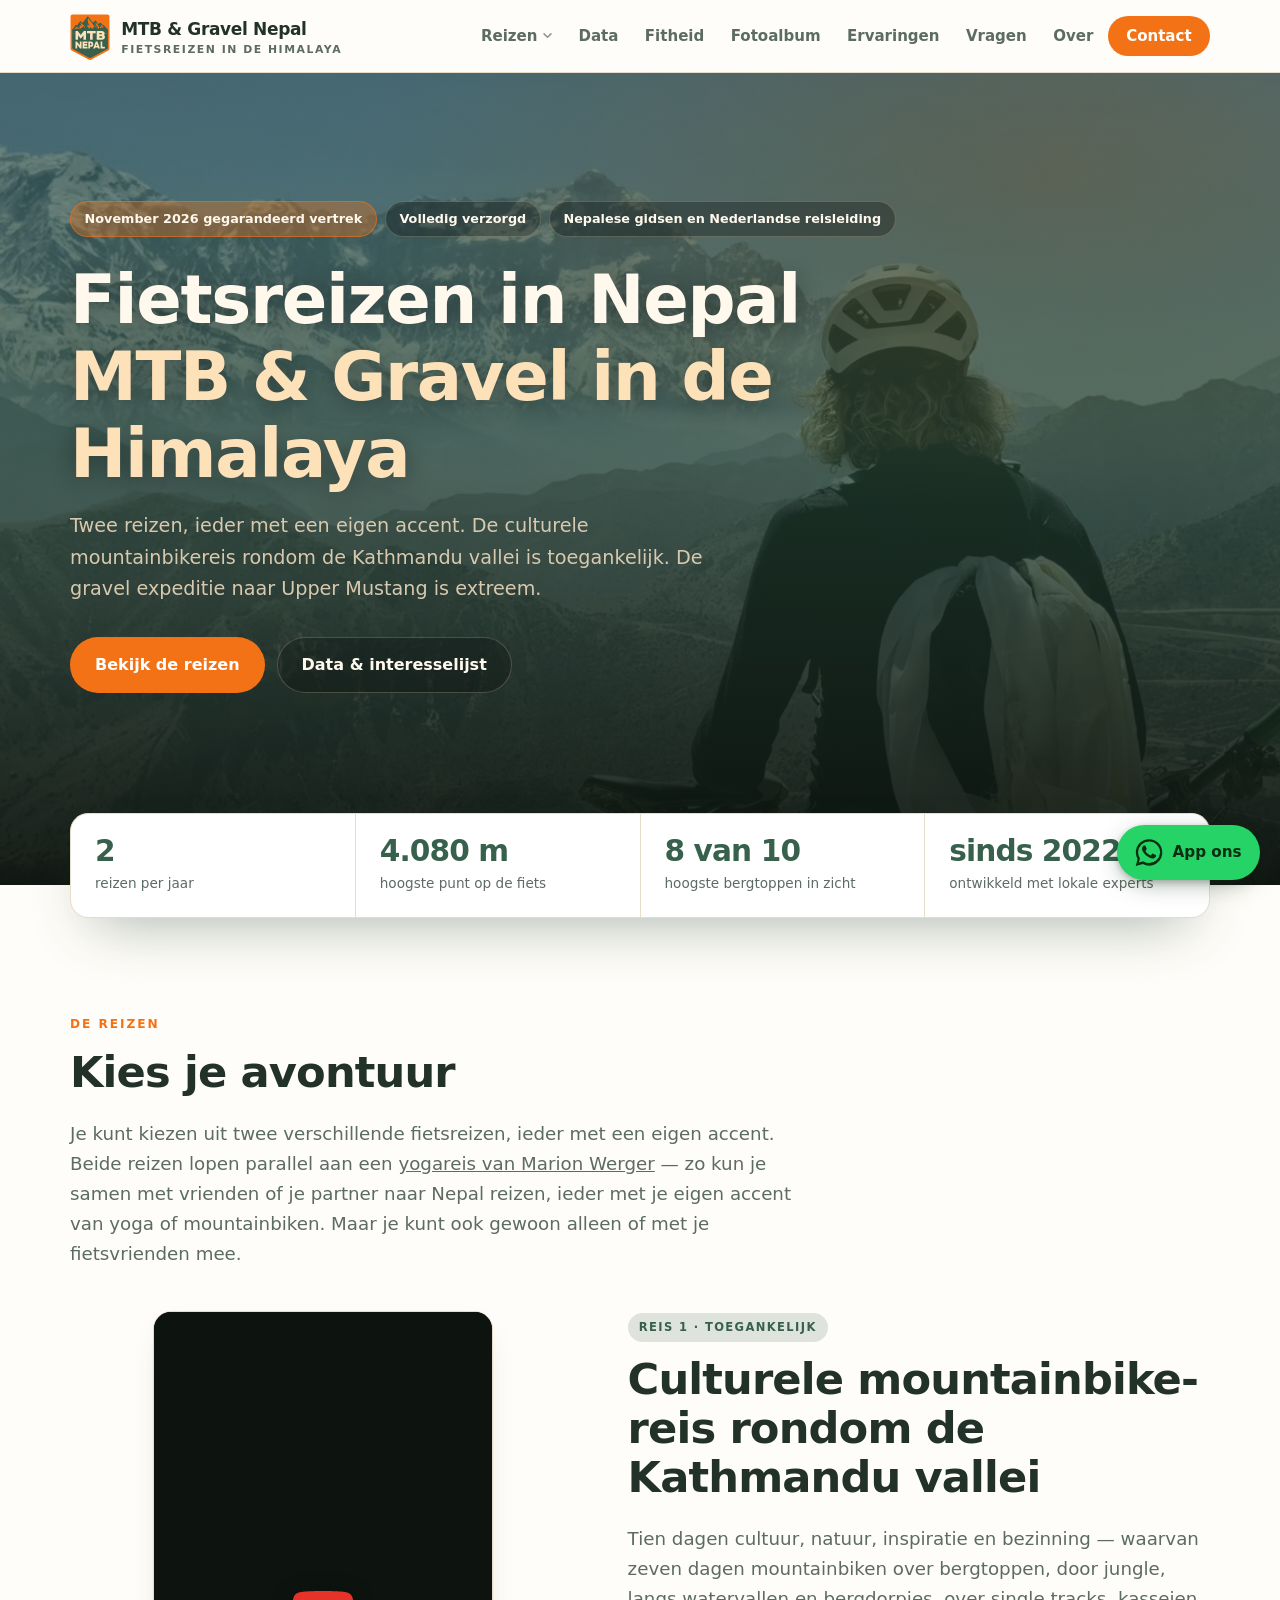
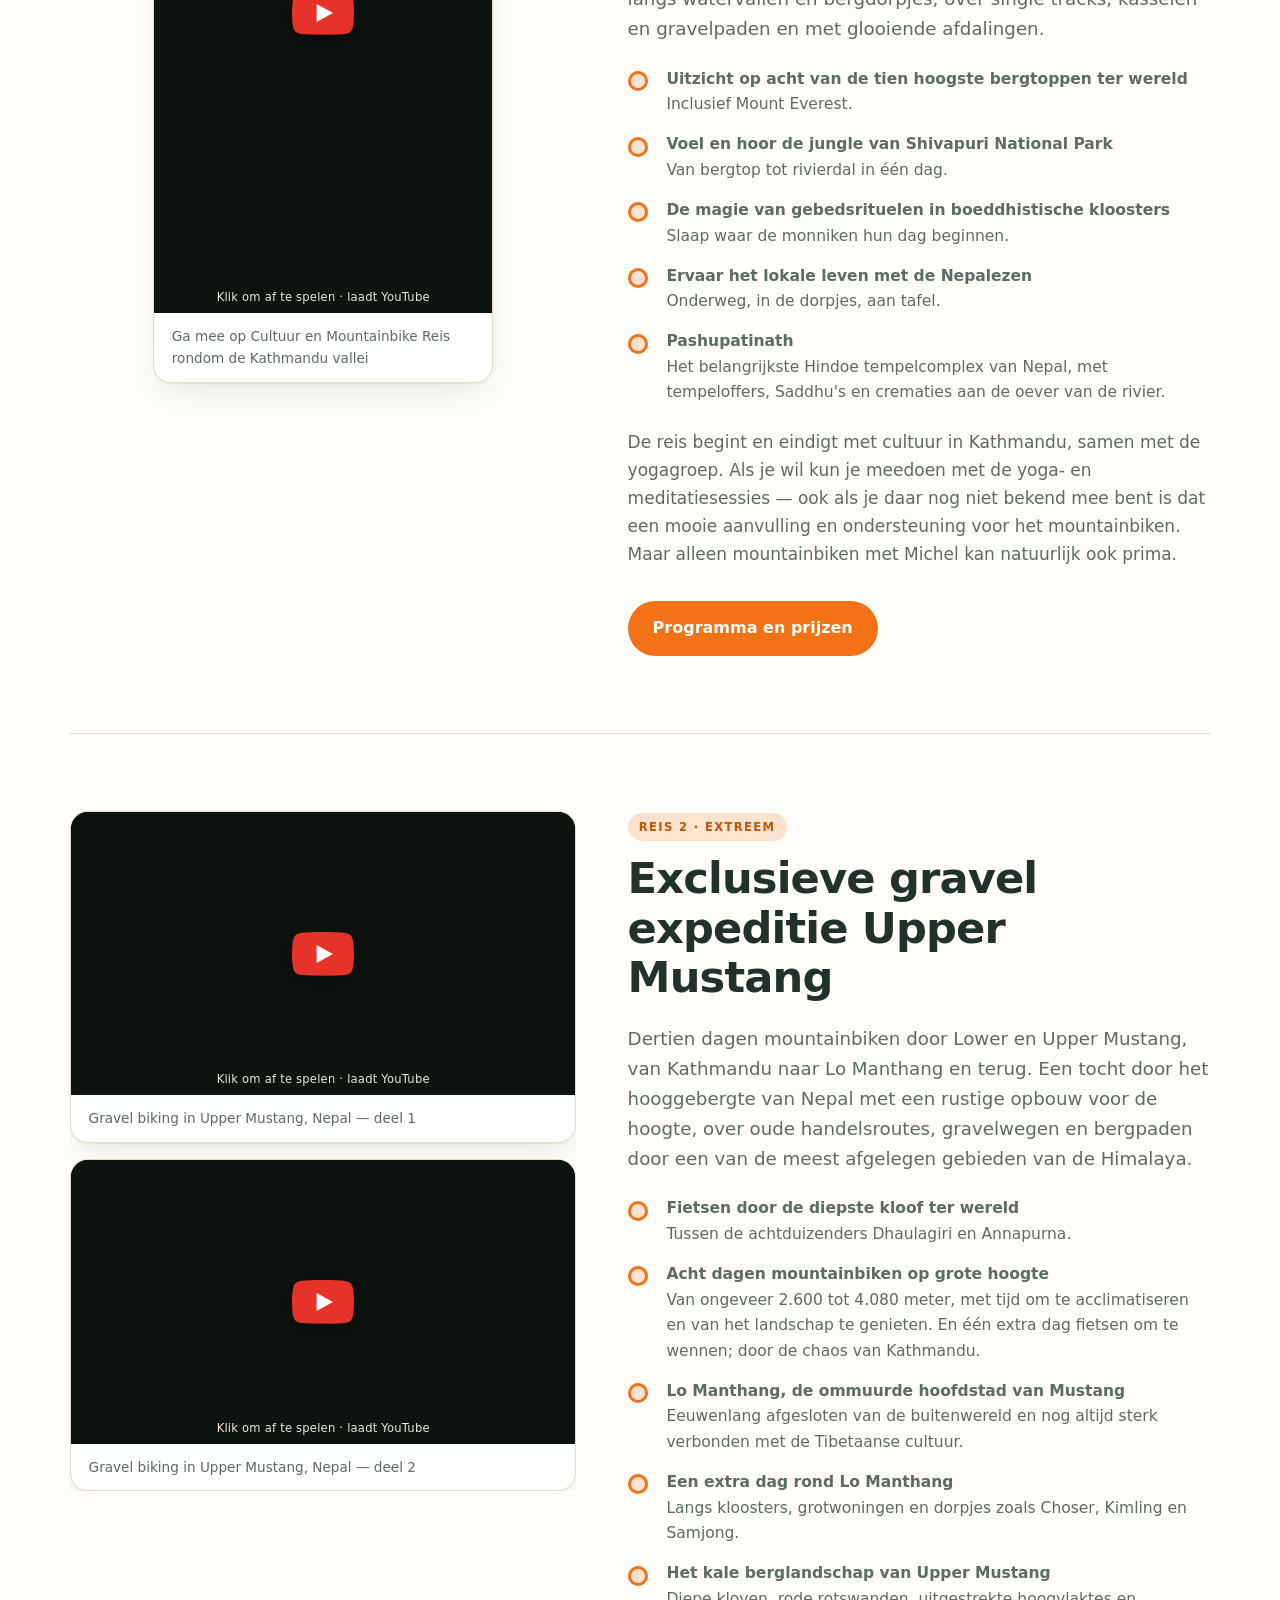
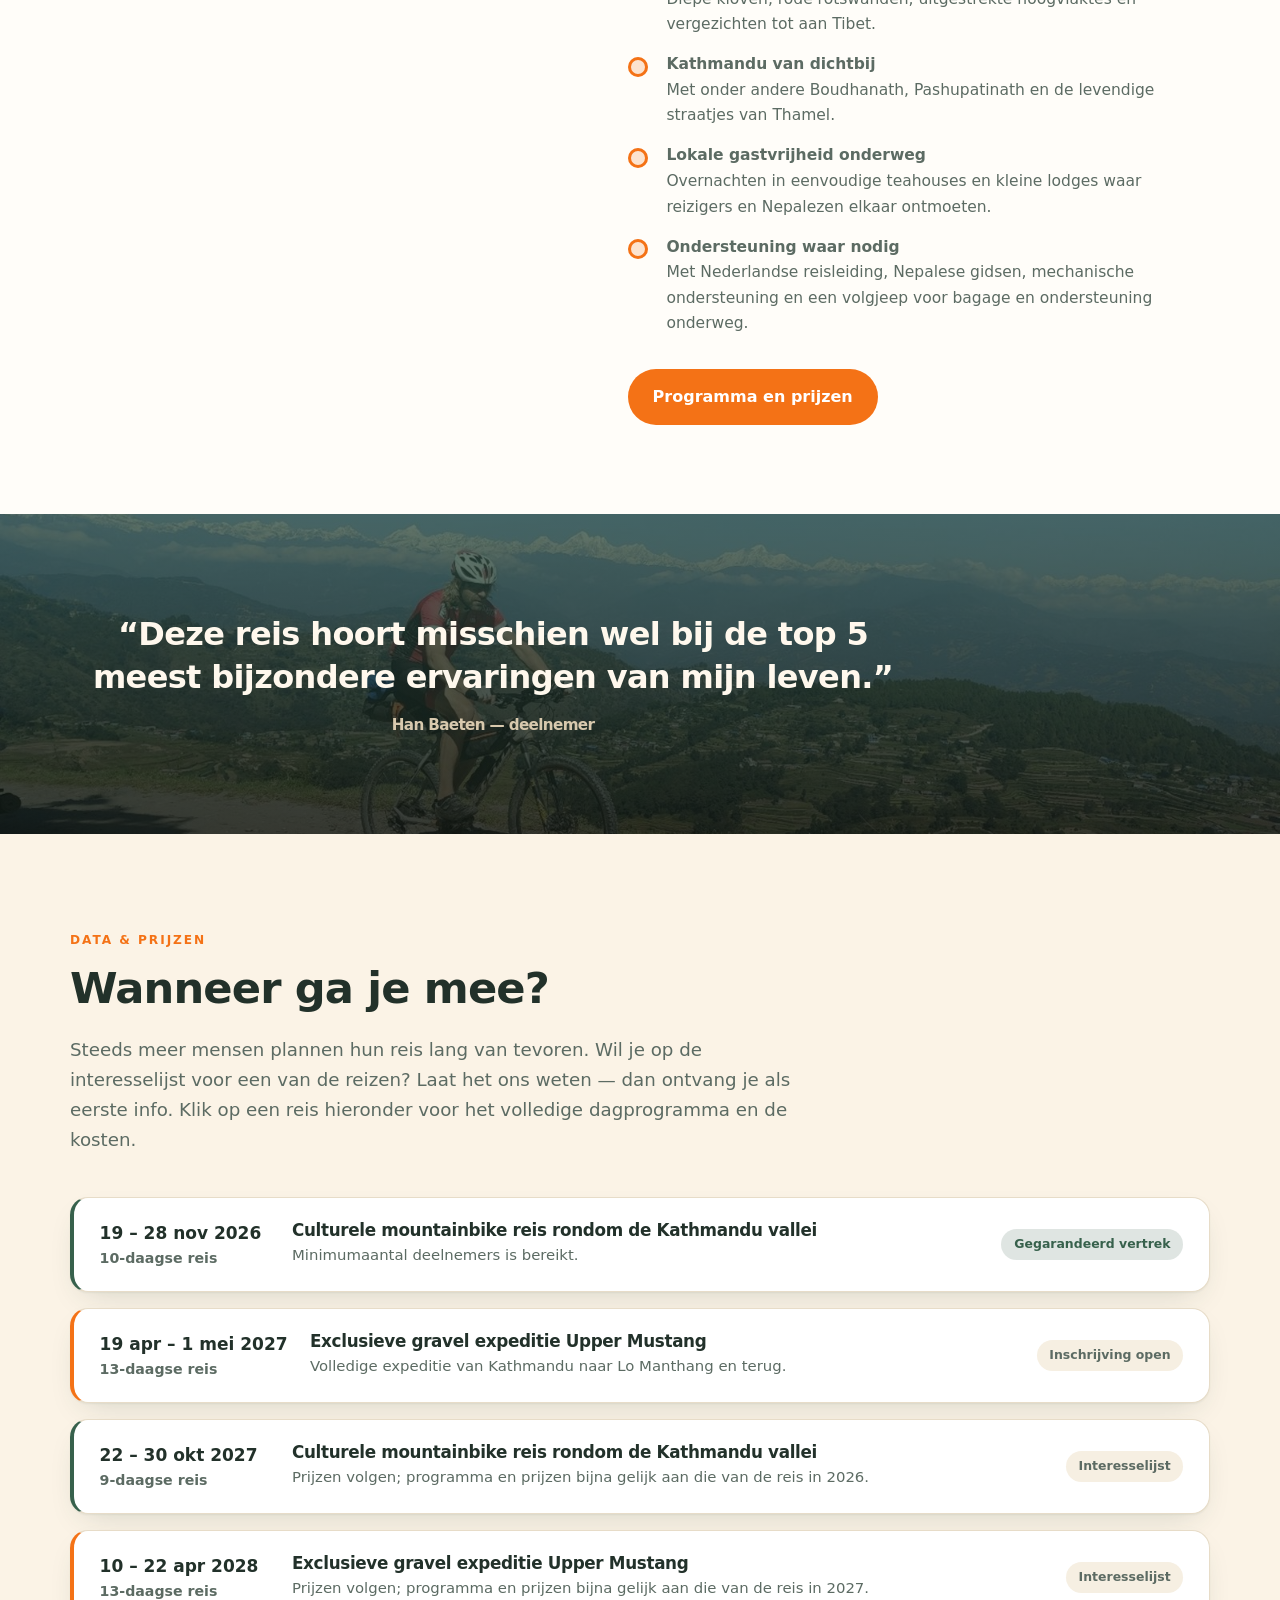
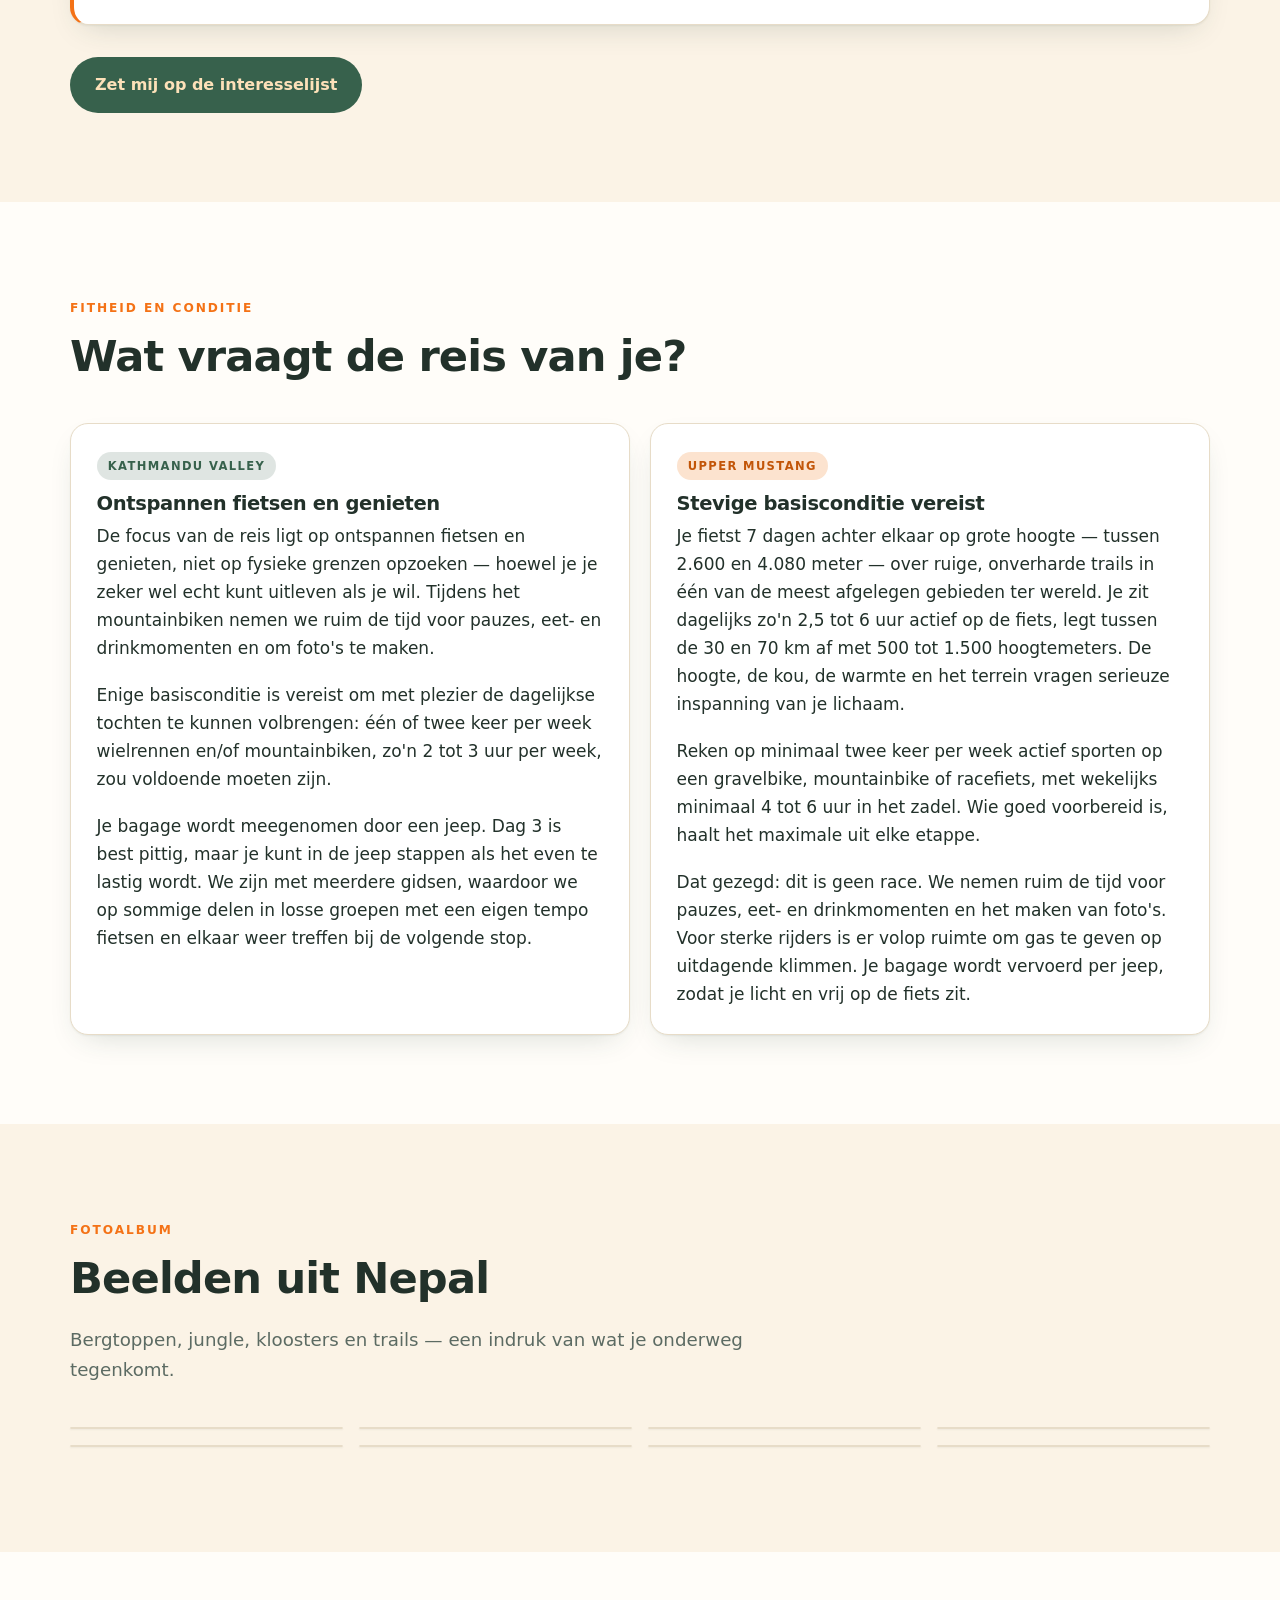
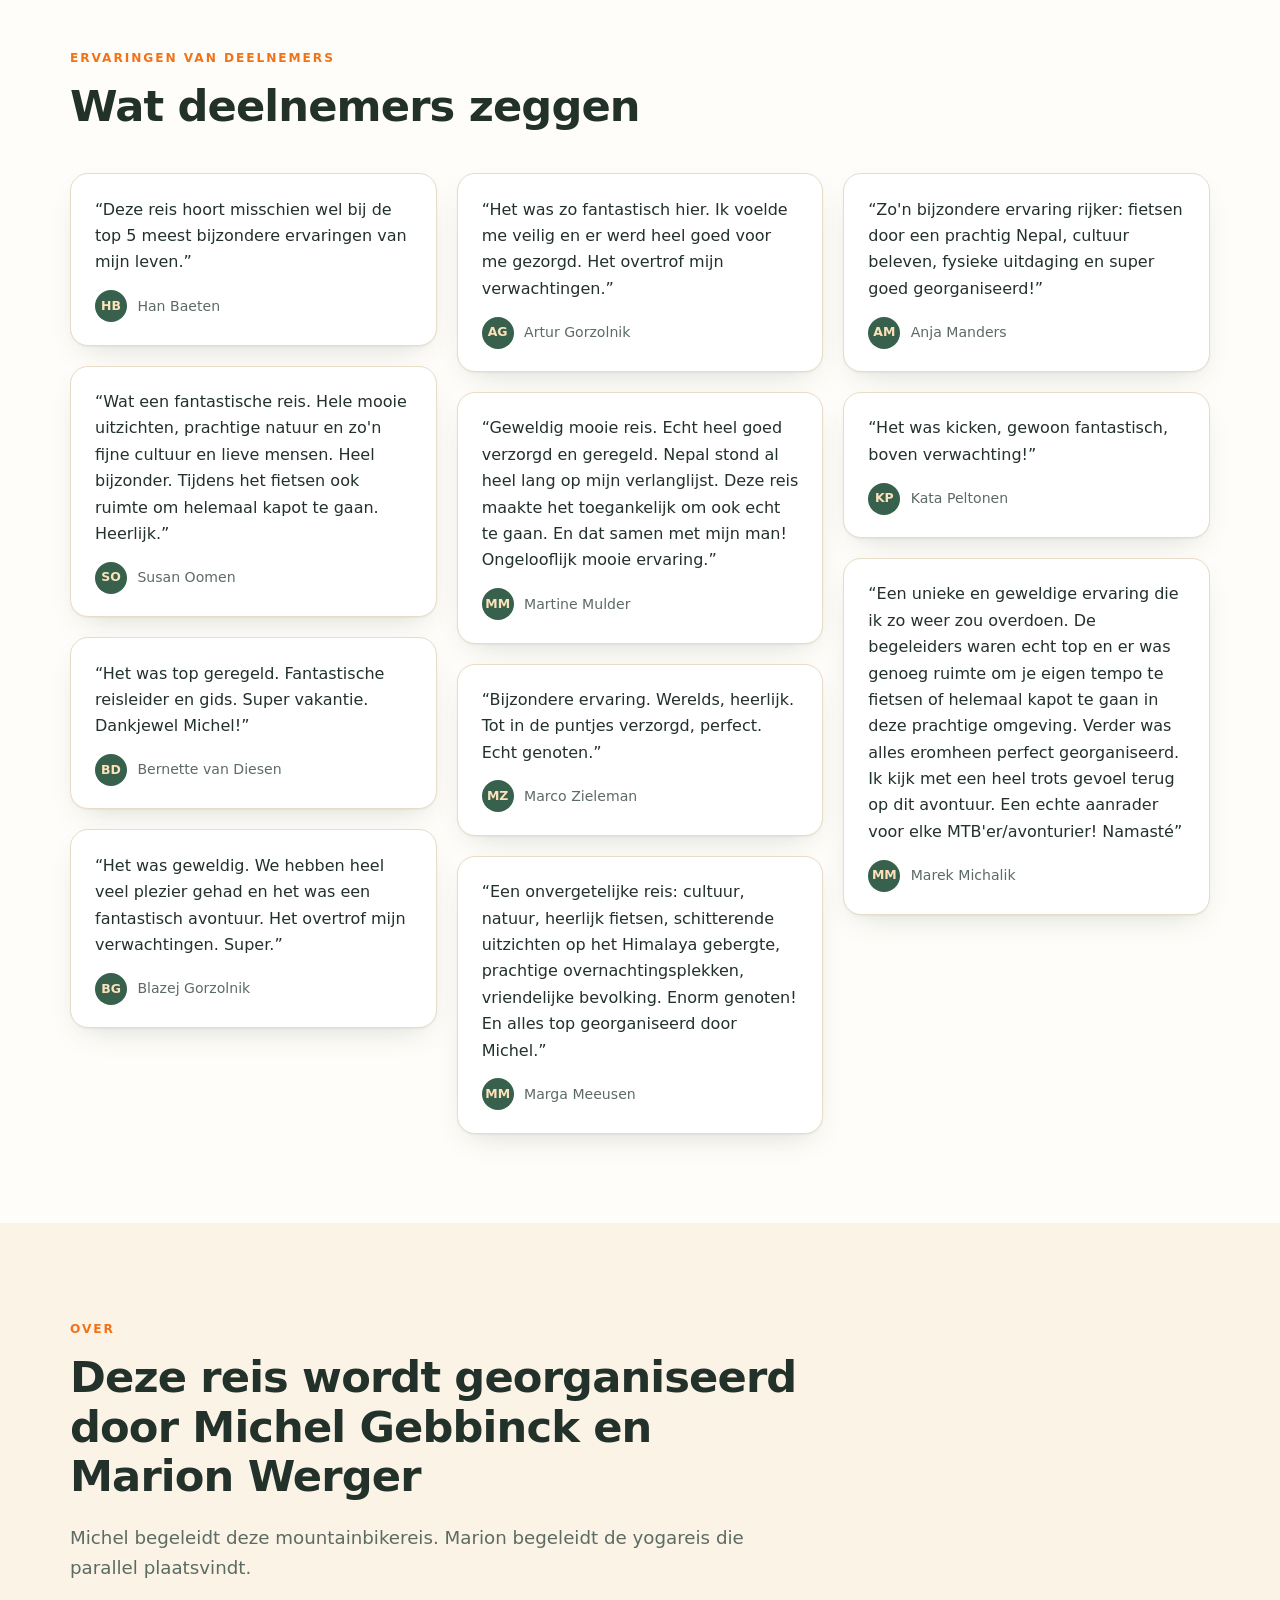
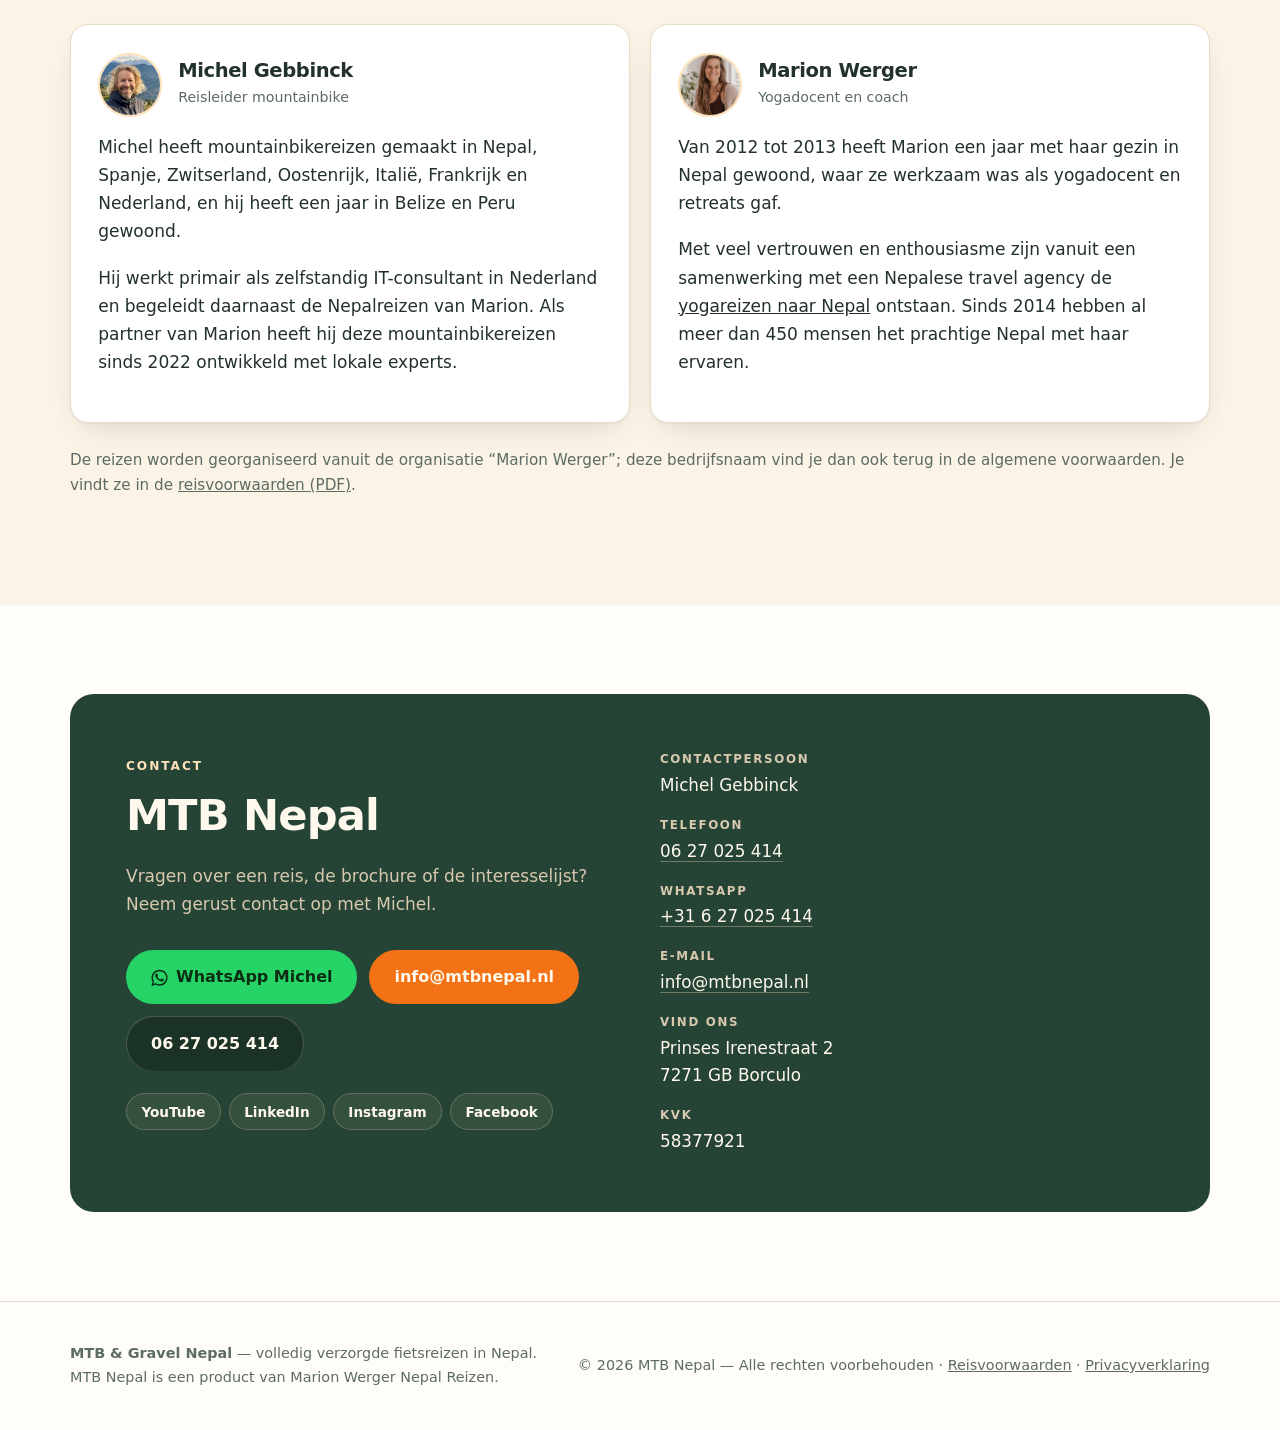
<file: contact/index.html>
<!DOCTYPE html>
<html lang="nl" dir="ltr">
<head>
<meta charset="utf-8">
<meta name="viewport" content="width=device-width, initial-scale=1">
<meta http-equiv="refresh" content="0; url=../#contact">
<link rel="canonical" href="https://mtbnepal.nl/#contact">
<meta name="robots" content="noindex, follow">
<title>Contact — MTB &amp; Gravel Nepal</title>
<style>
body{font-family:"Segoe UI",system-ui,sans-serif;background:#FFFDF9;color:#22312A;
     display:grid;place-items:center;min-block-size:100vh;margin:0;padding:2rem;text-align:center}
a{color:#C25508;font-weight:600}
p{max-width:44ch;line-height:1.6}
</style>
</head>
<body>
  <div>
    <h1>Contact</h1>
    <p>Deze pagina is verhuisd. Je wordt automatisch doorgestuurd.</p>
    <p><a href="../#contact">Klik hier als er niets gebeurt</a></p>
  </div>
</body>
</html>
</file>
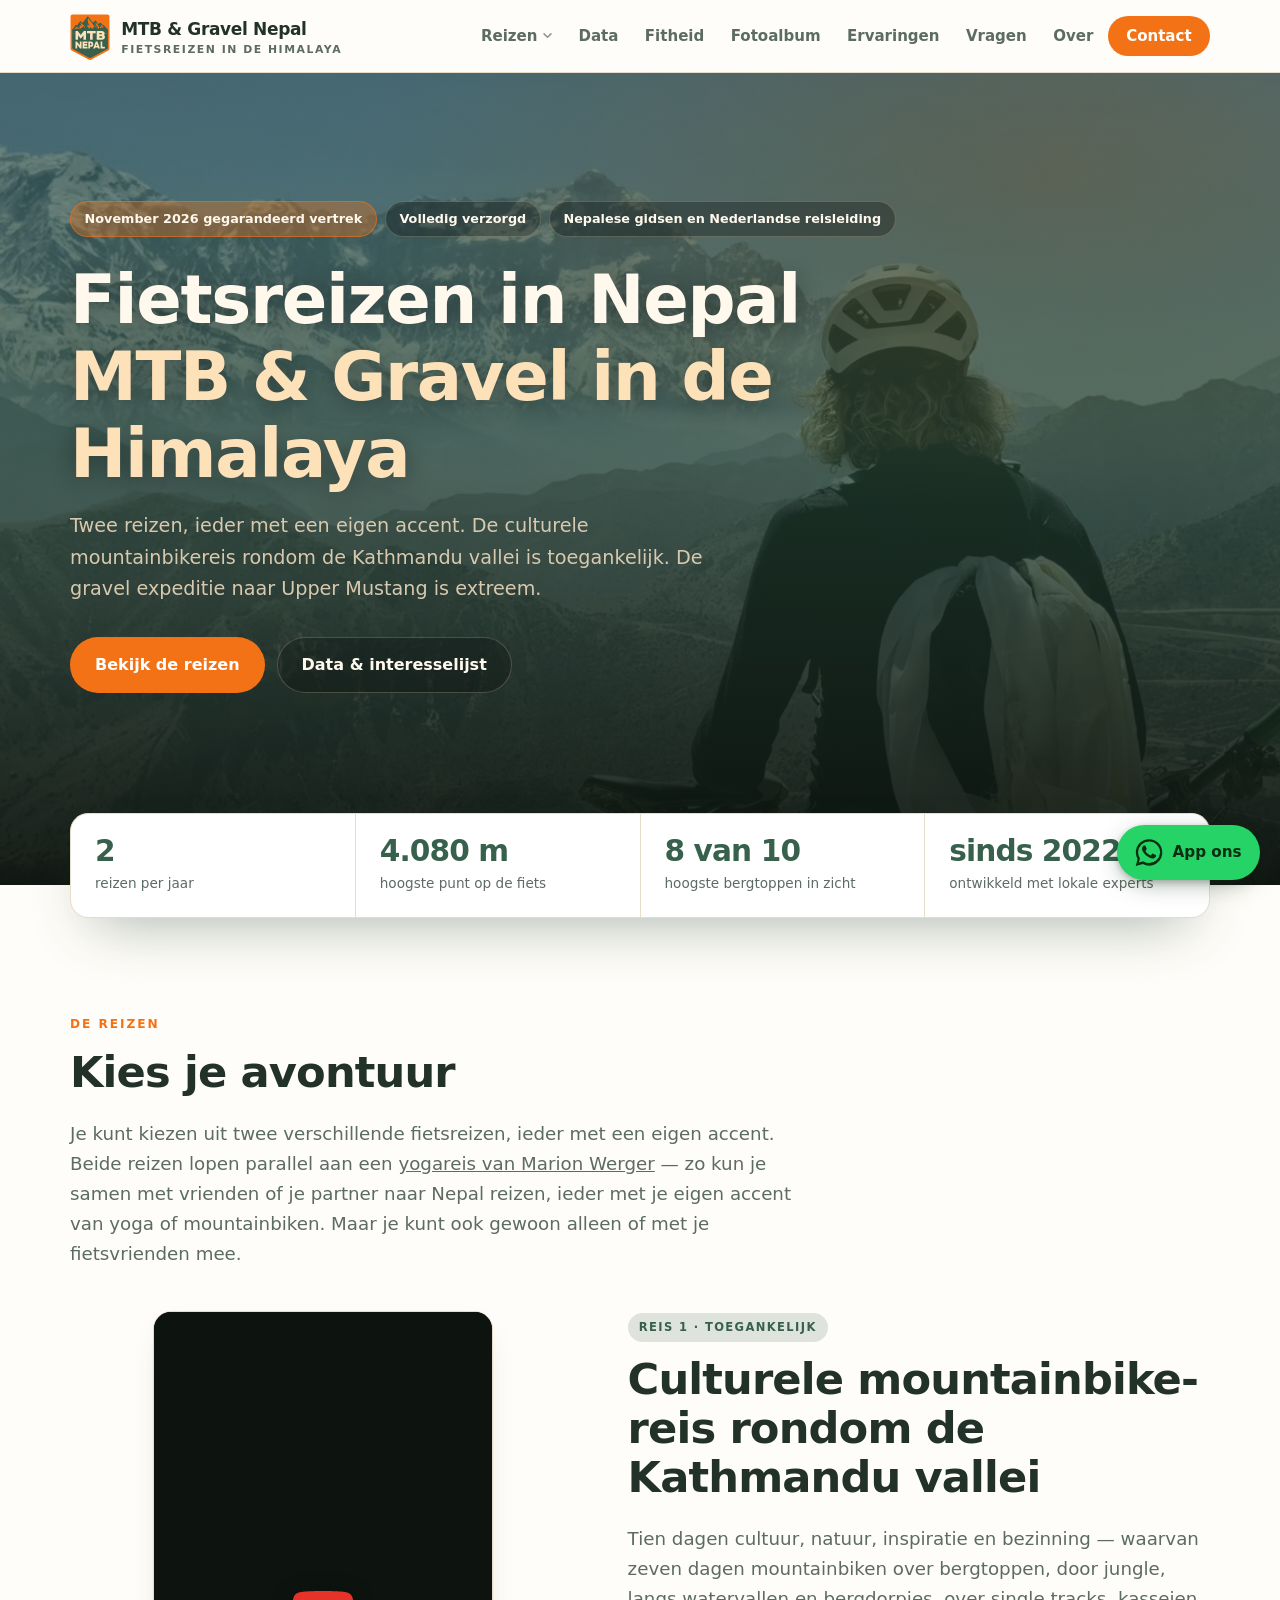
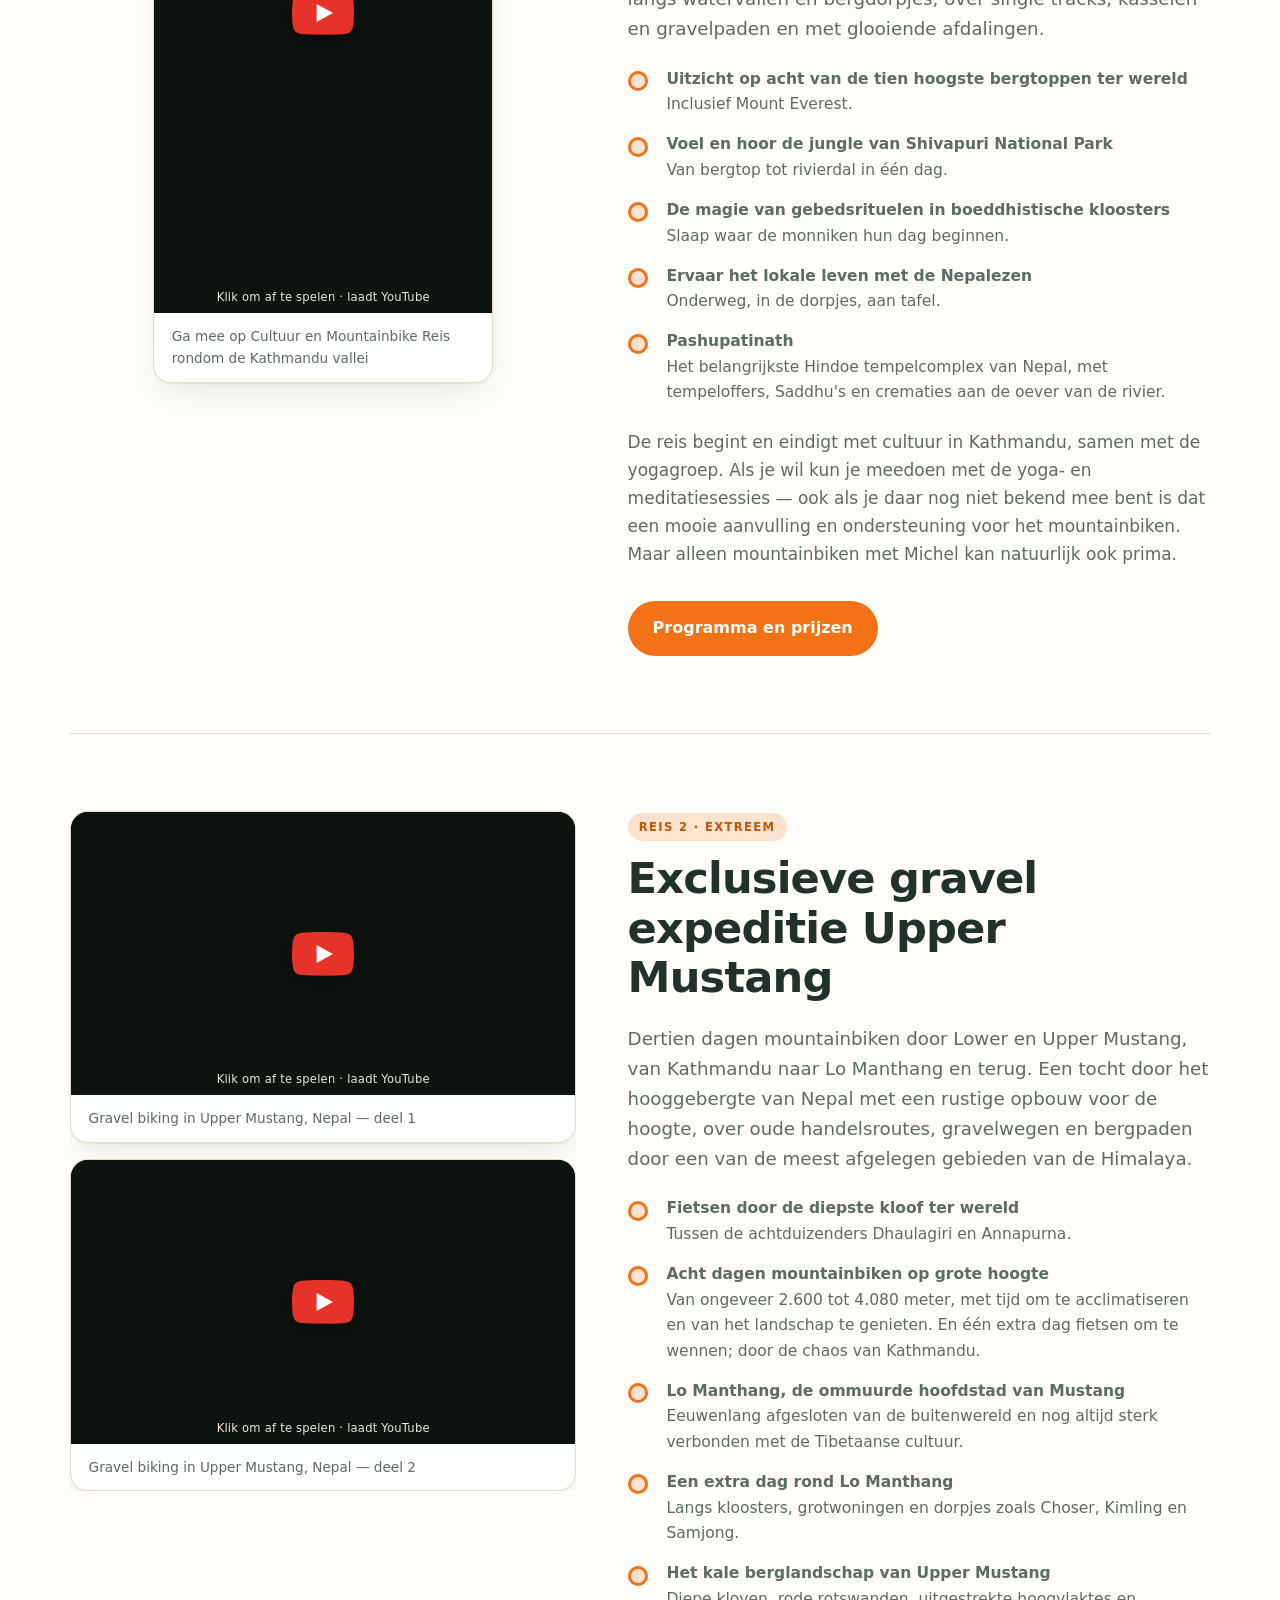
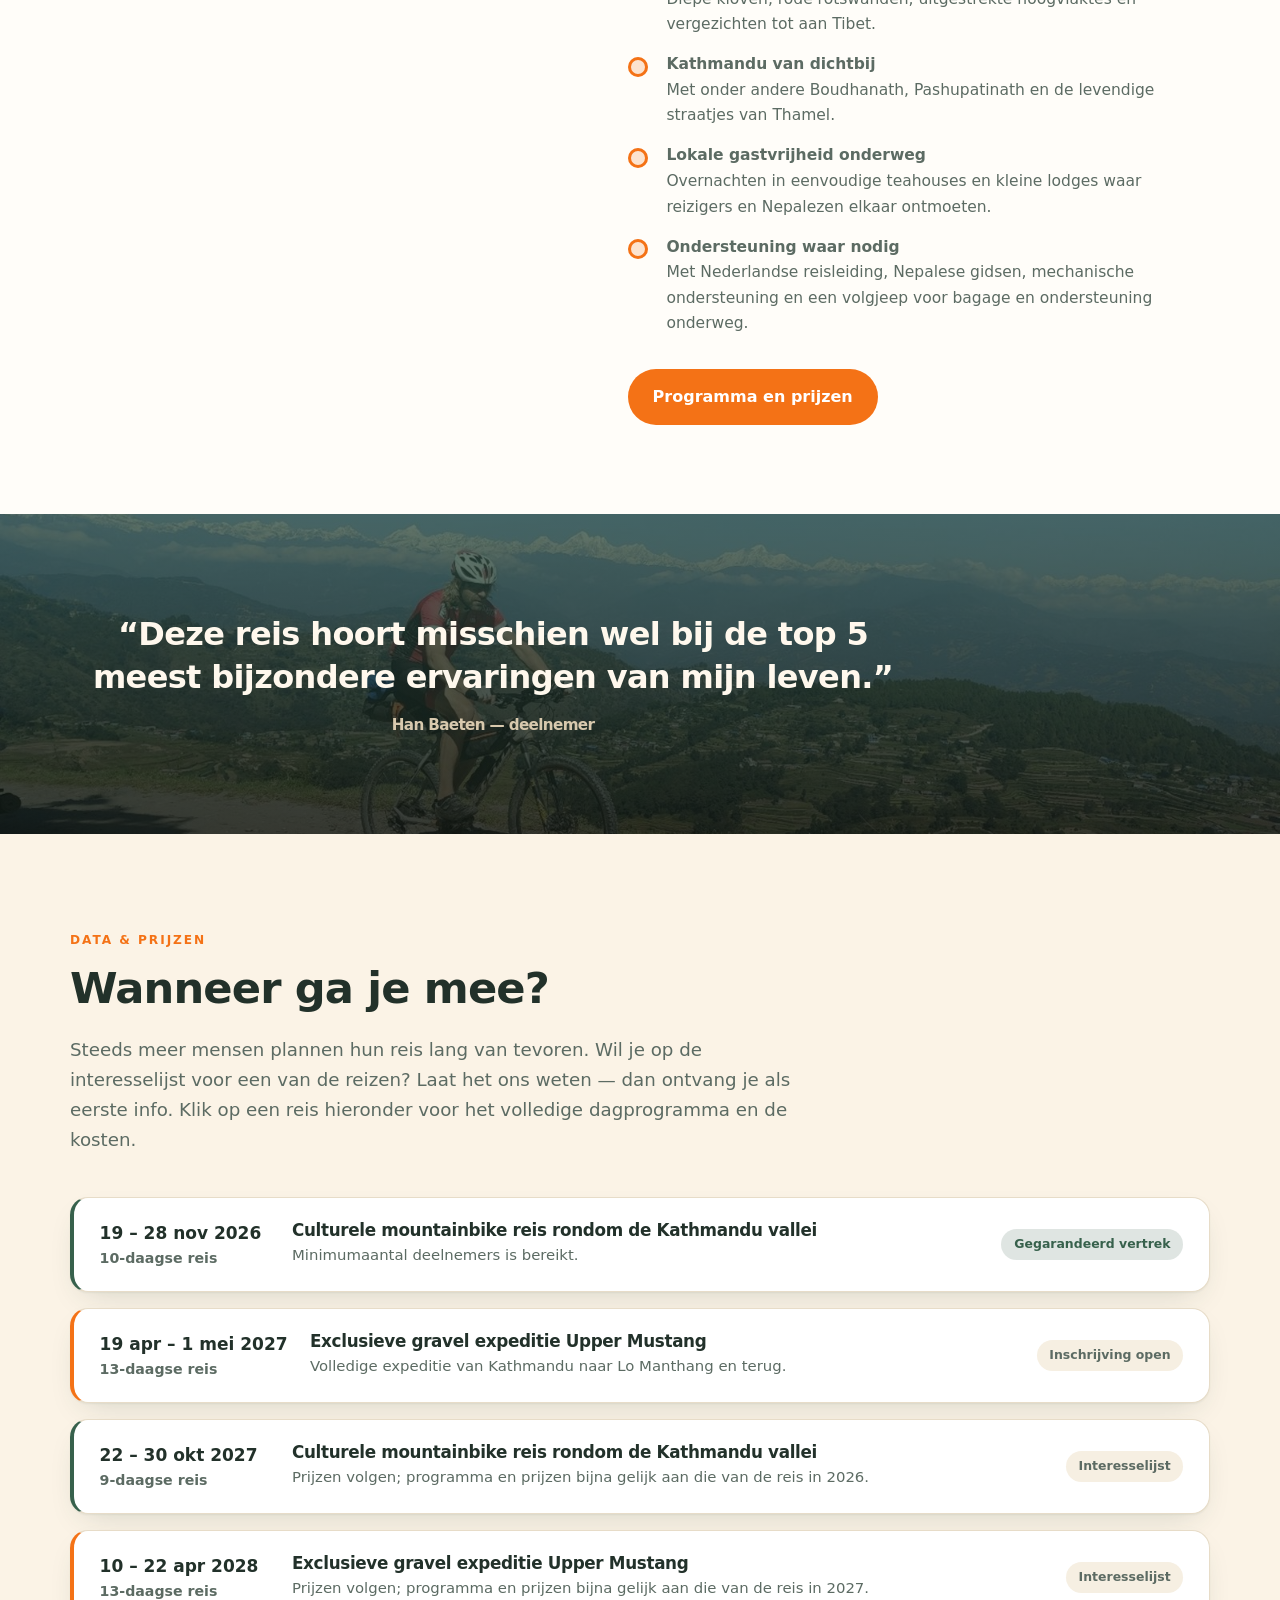
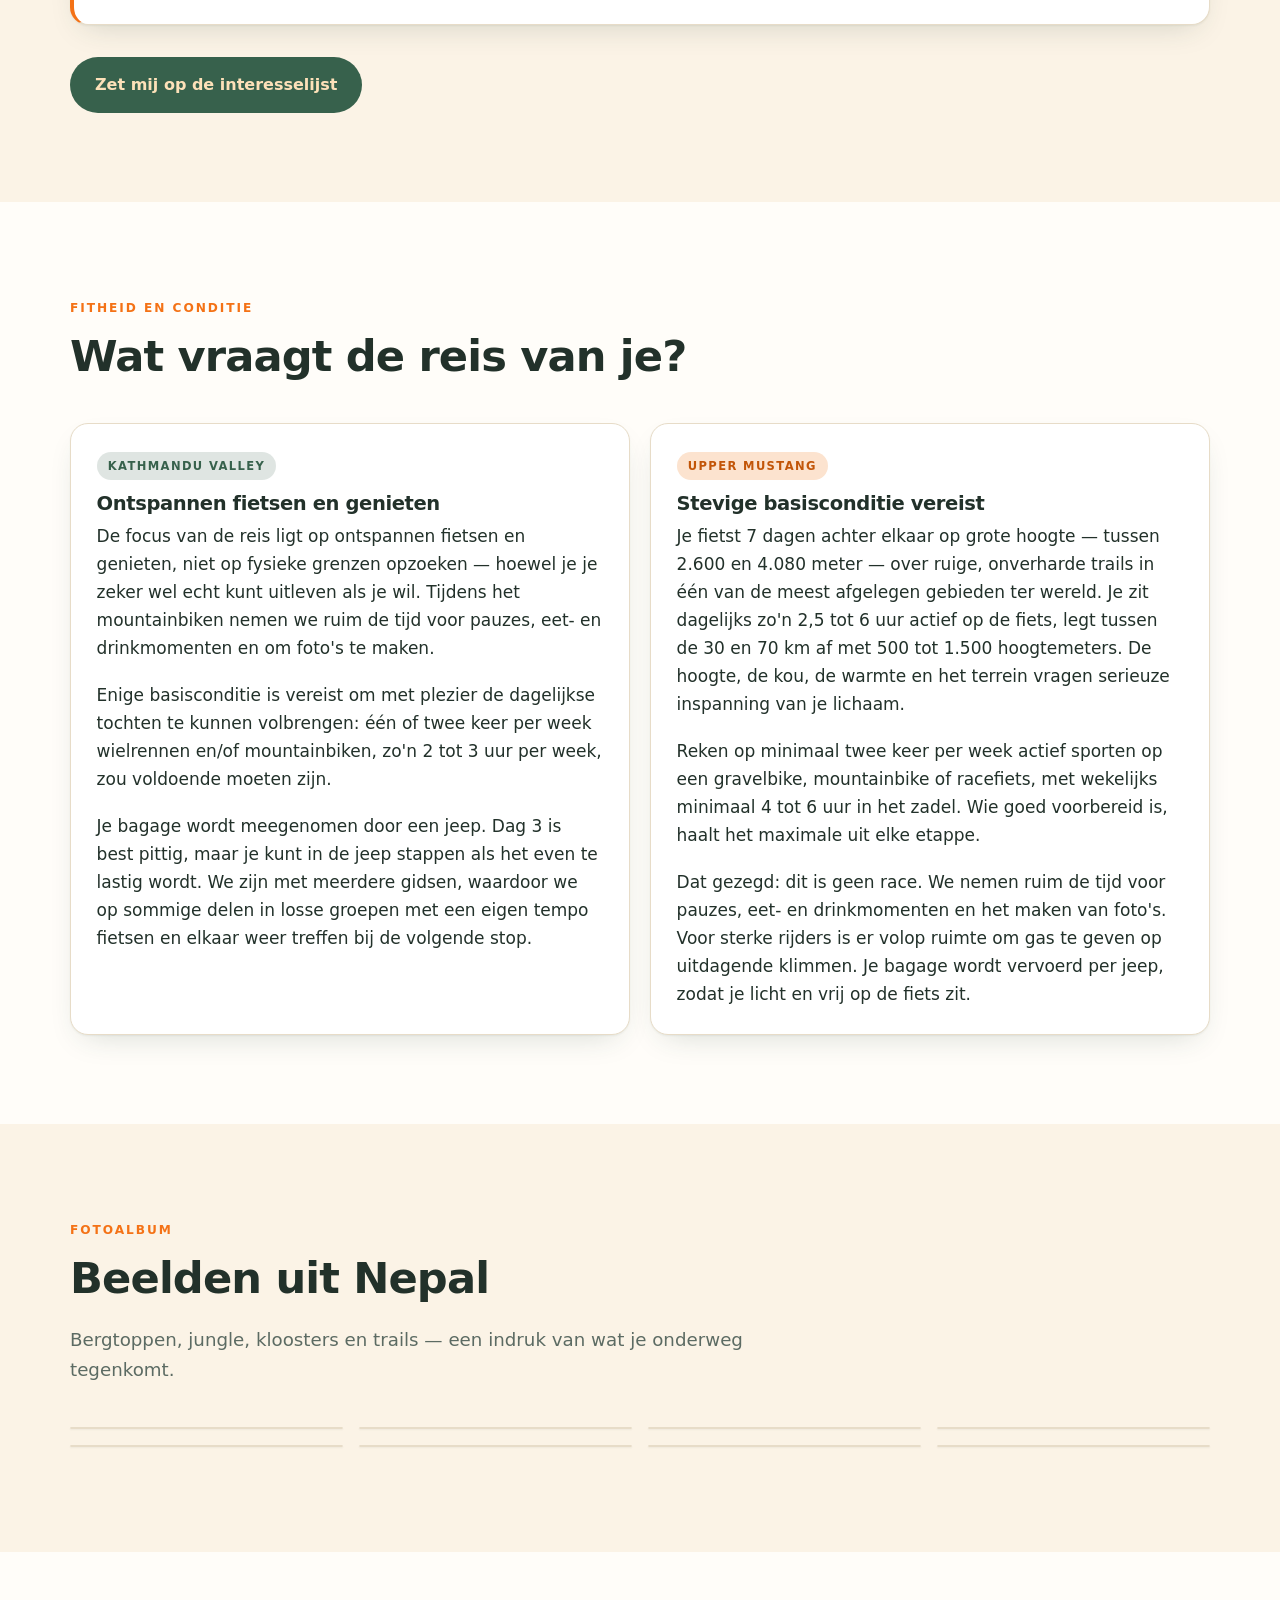
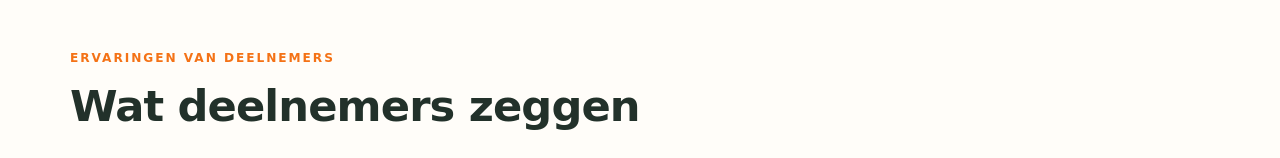
<file: fotoalbum/index.html>
<!DOCTYPE html>
<html lang="nl" dir="ltr">
<head>
<meta charset="utf-8">
<meta name="viewport" content="width=device-width, initial-scale=1">
<meta http-equiv="refresh" content="0; url=../#fotoalbum">
<link rel="canonical" href="https://mtbnepal.nl/#fotoalbum">
<meta name="robots" content="noindex, follow">
<title>Fotoalbum — MTB &amp; Gravel Nepal</title>
<style>
body{font-family:"Segoe UI",system-ui,sans-serif;background:#FFFDF9;color:#22312A;
     display:grid;place-items:center;min-block-size:100vh;margin:0;padding:2rem;text-align:center}
a{color:#C25508;font-weight:600}
p{max-width:44ch;line-height:1.6}
</style>
</head>
<body>
  <div>
    <h1>Fotoalbum</h1>
    <p>Deze pagina is verhuisd. Je wordt automatisch doorgestuurd.</p>
    <p><a href="../#fotoalbum">Klik hier als er niets gebeurt</a></p>
  </div>
</body>
</html>
</file>
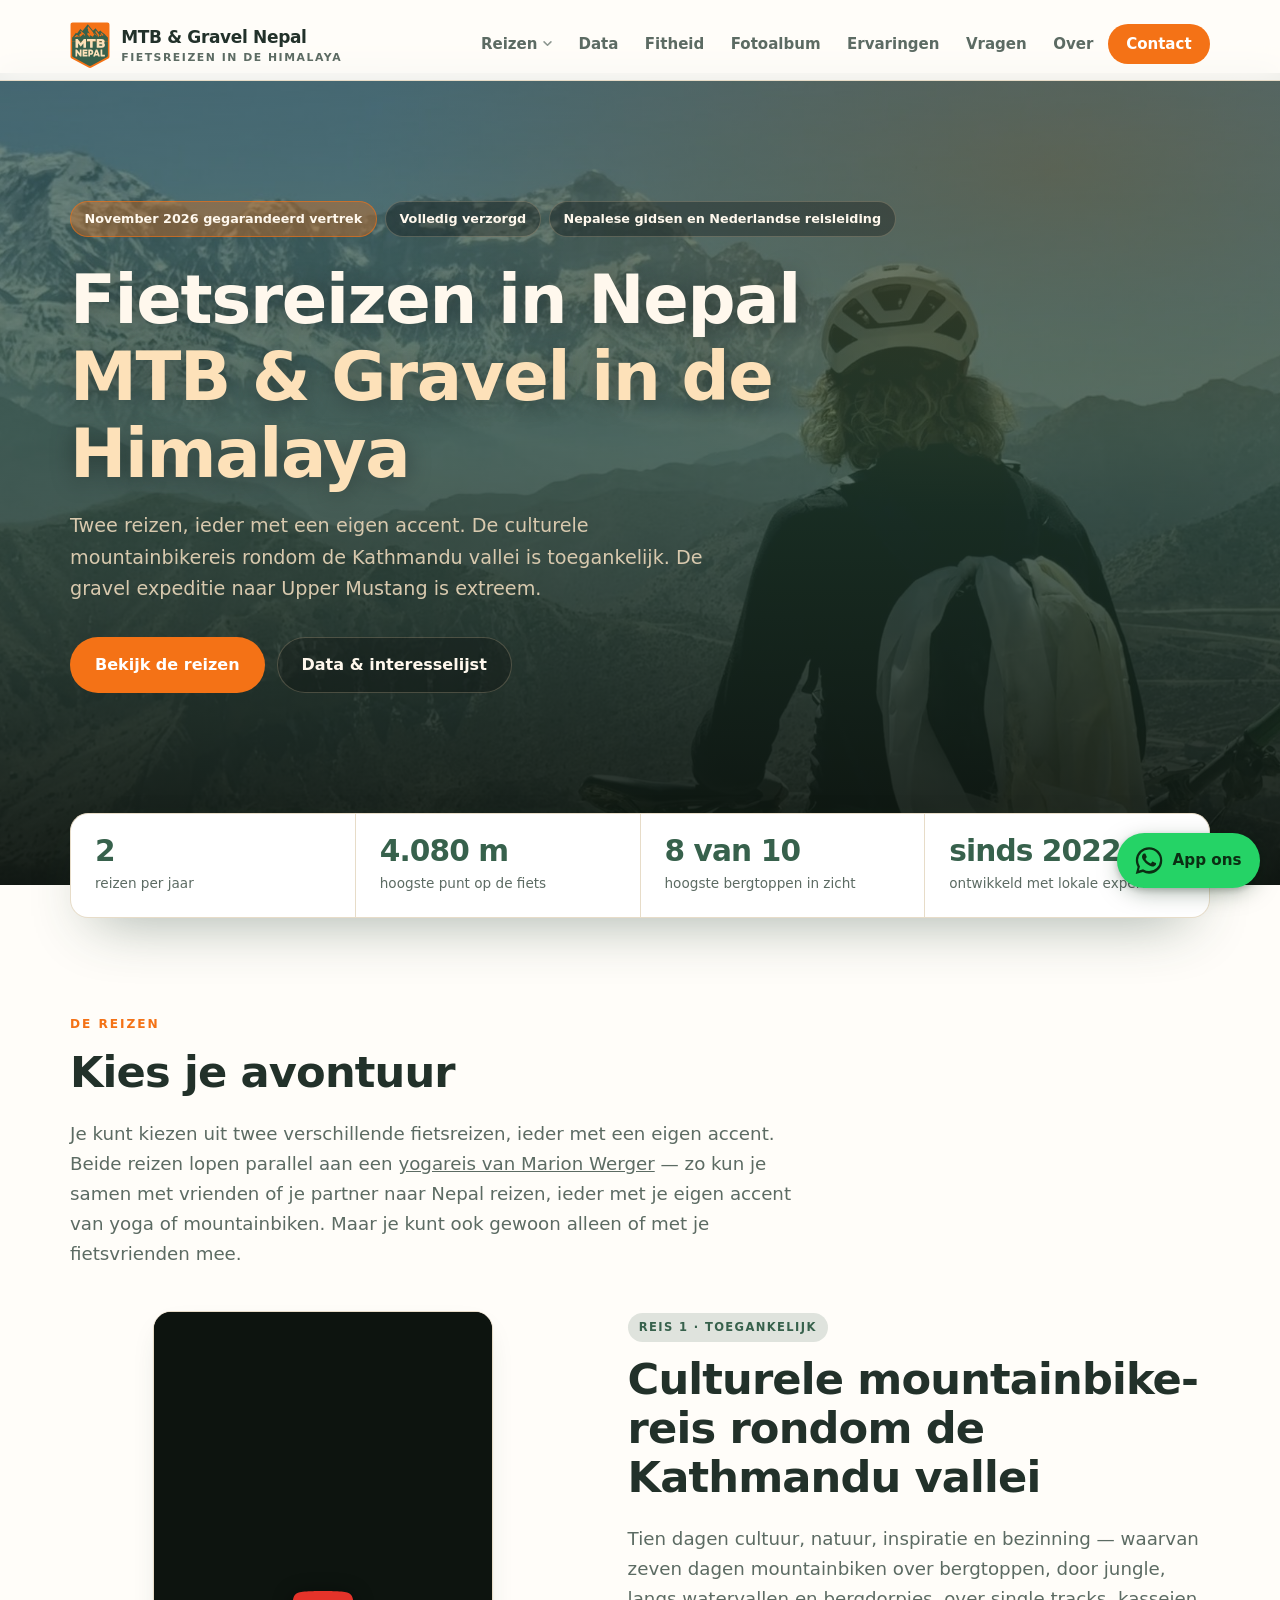
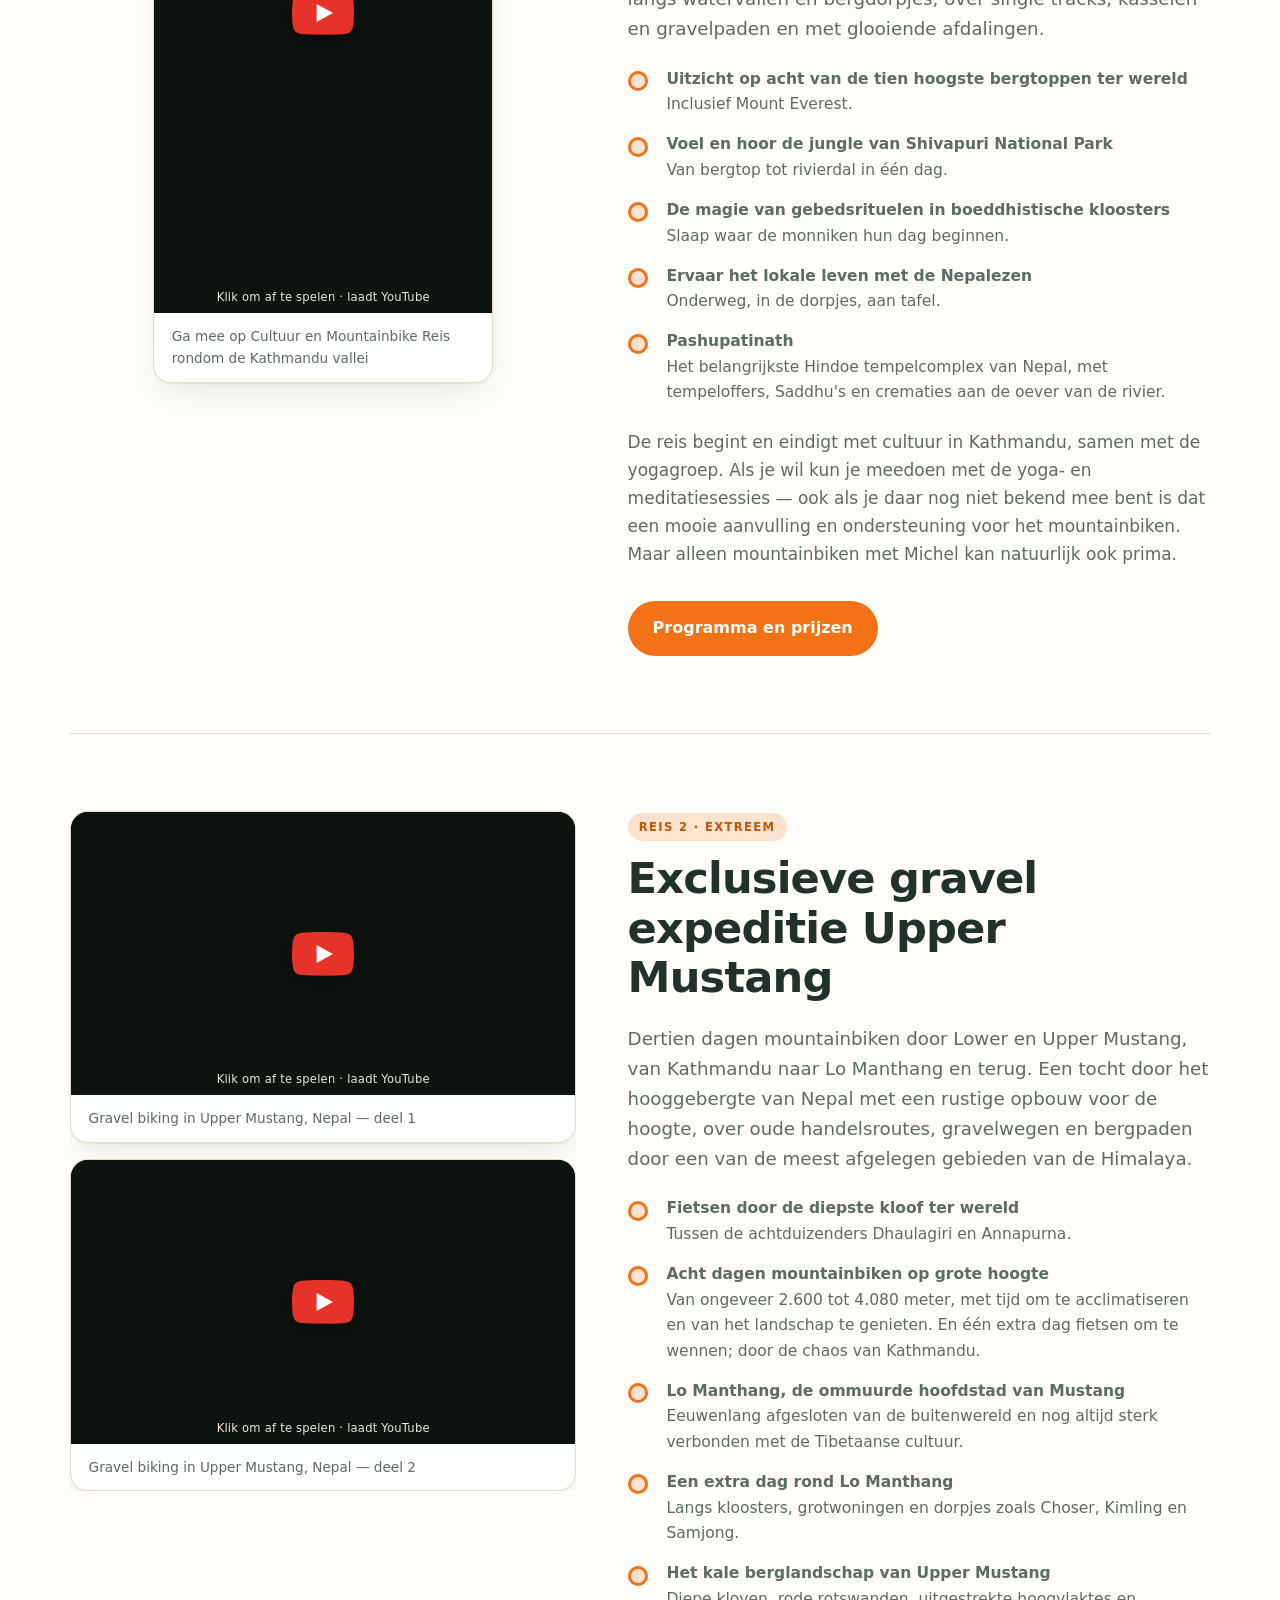
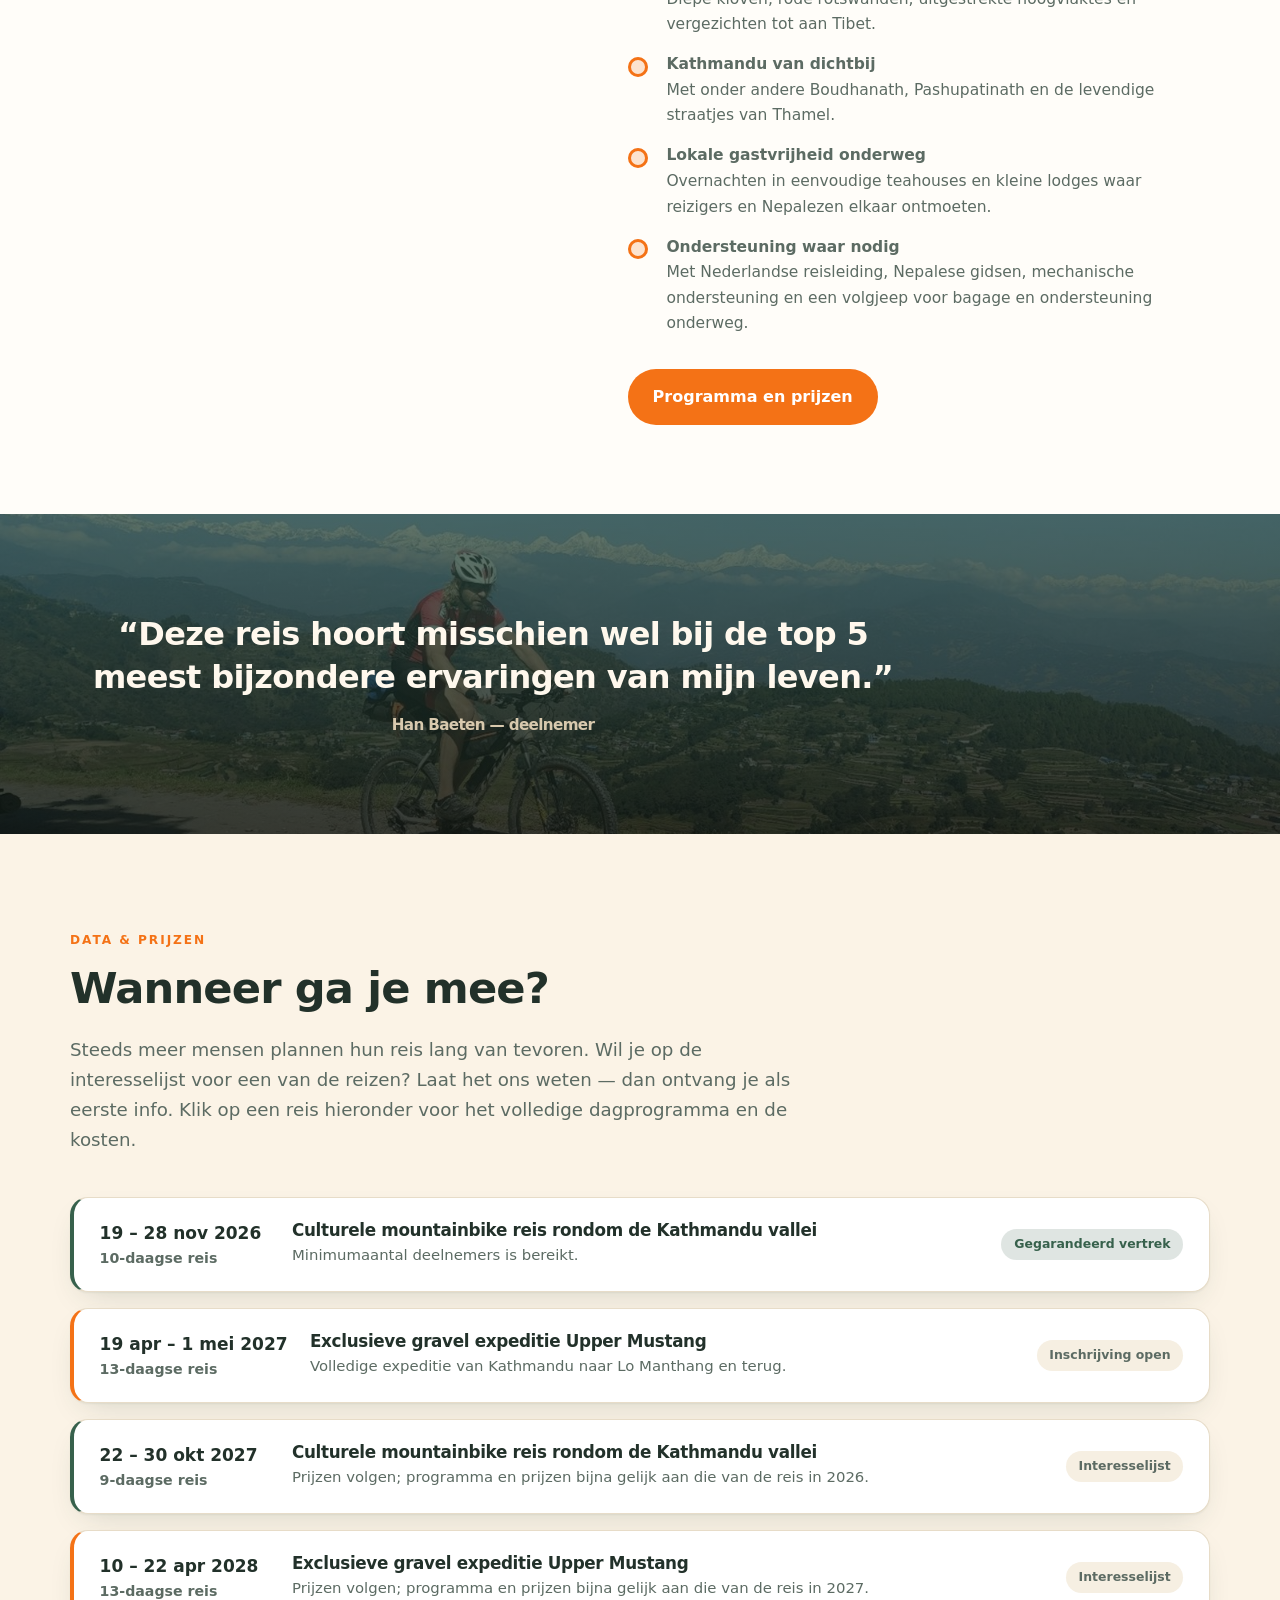
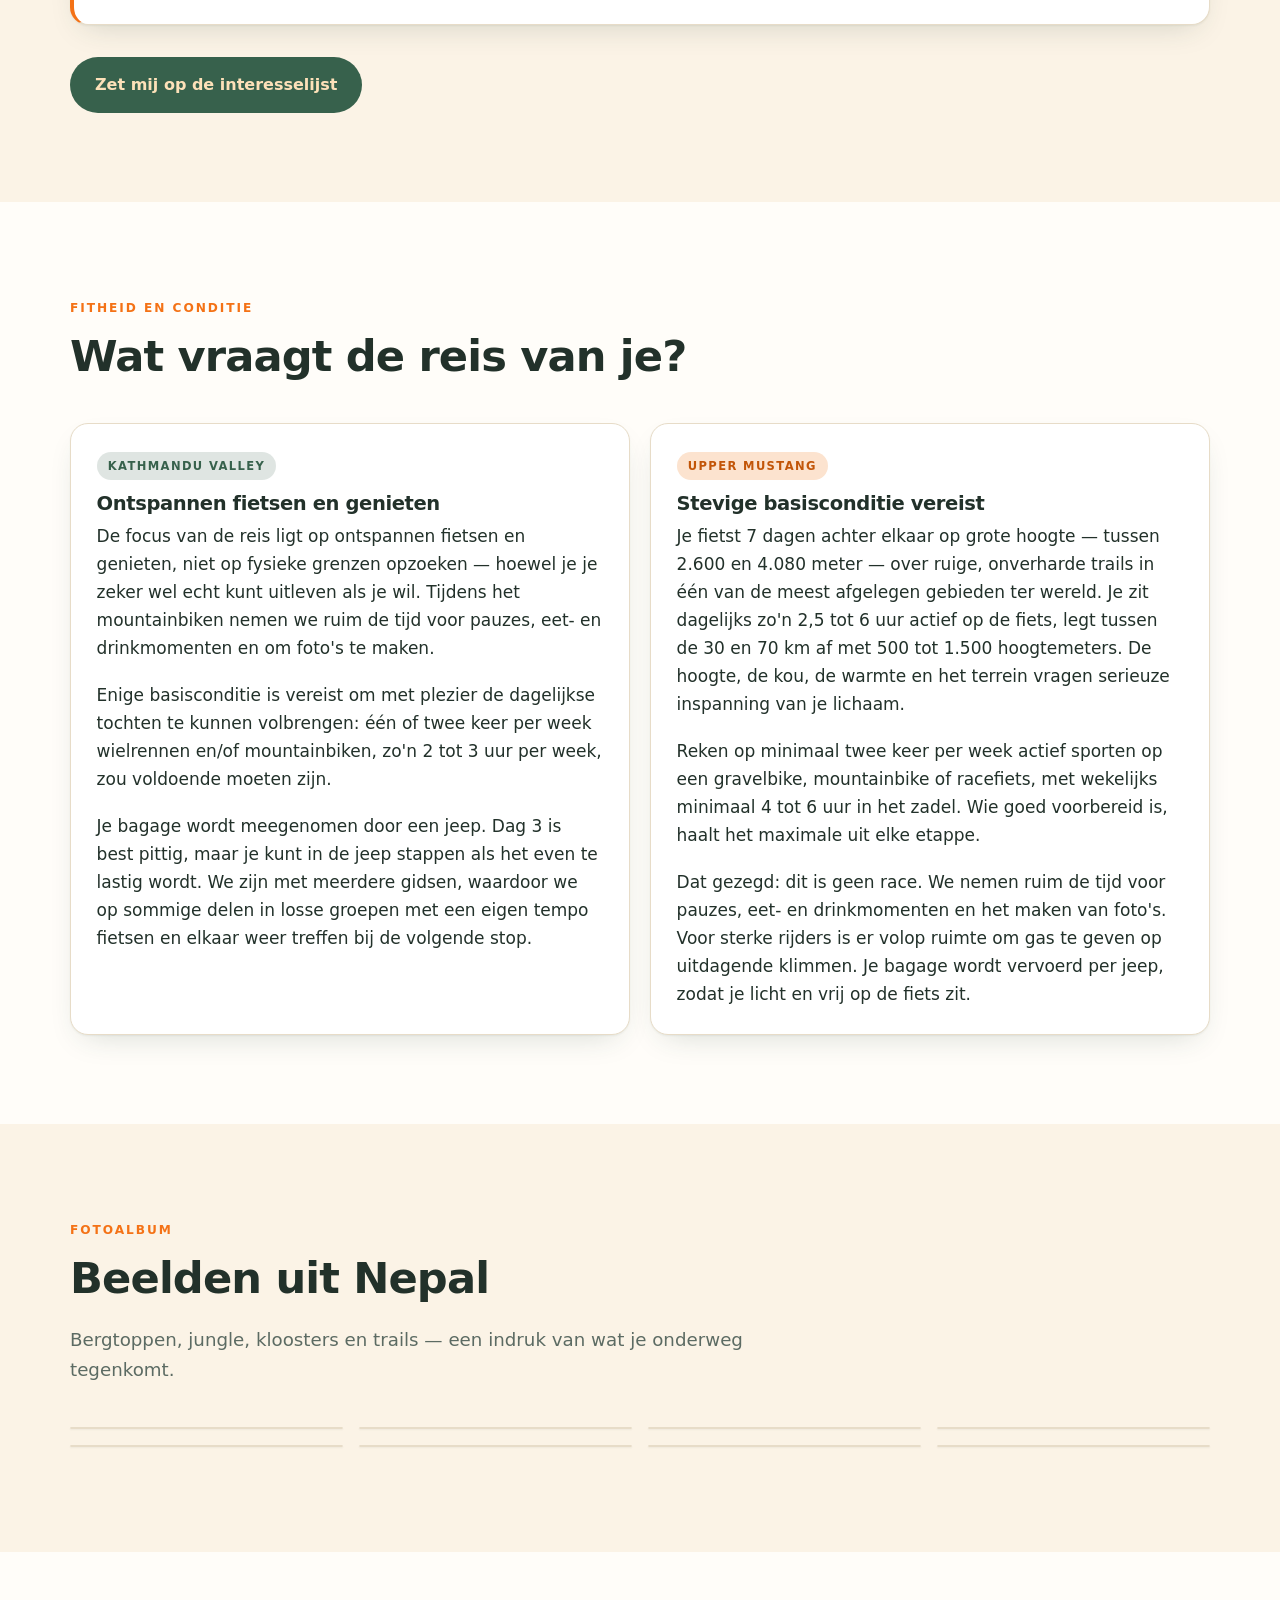
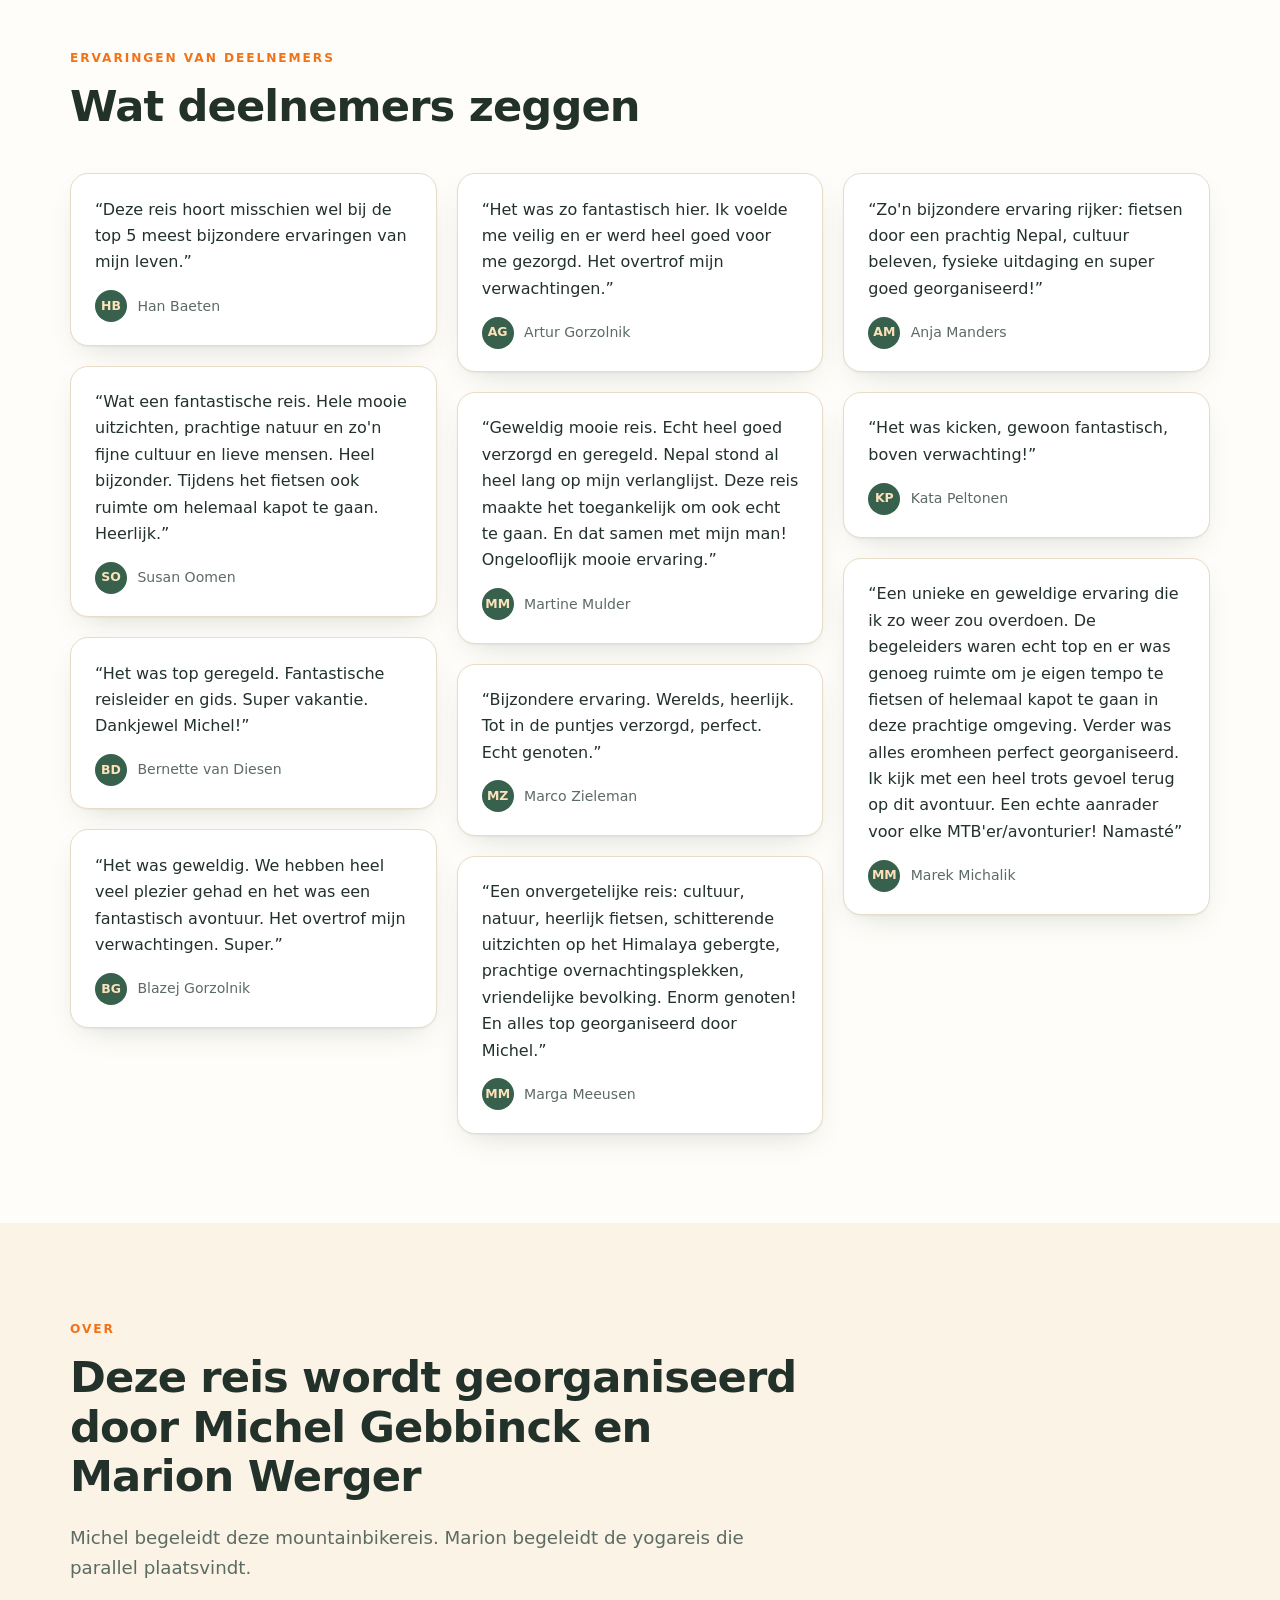
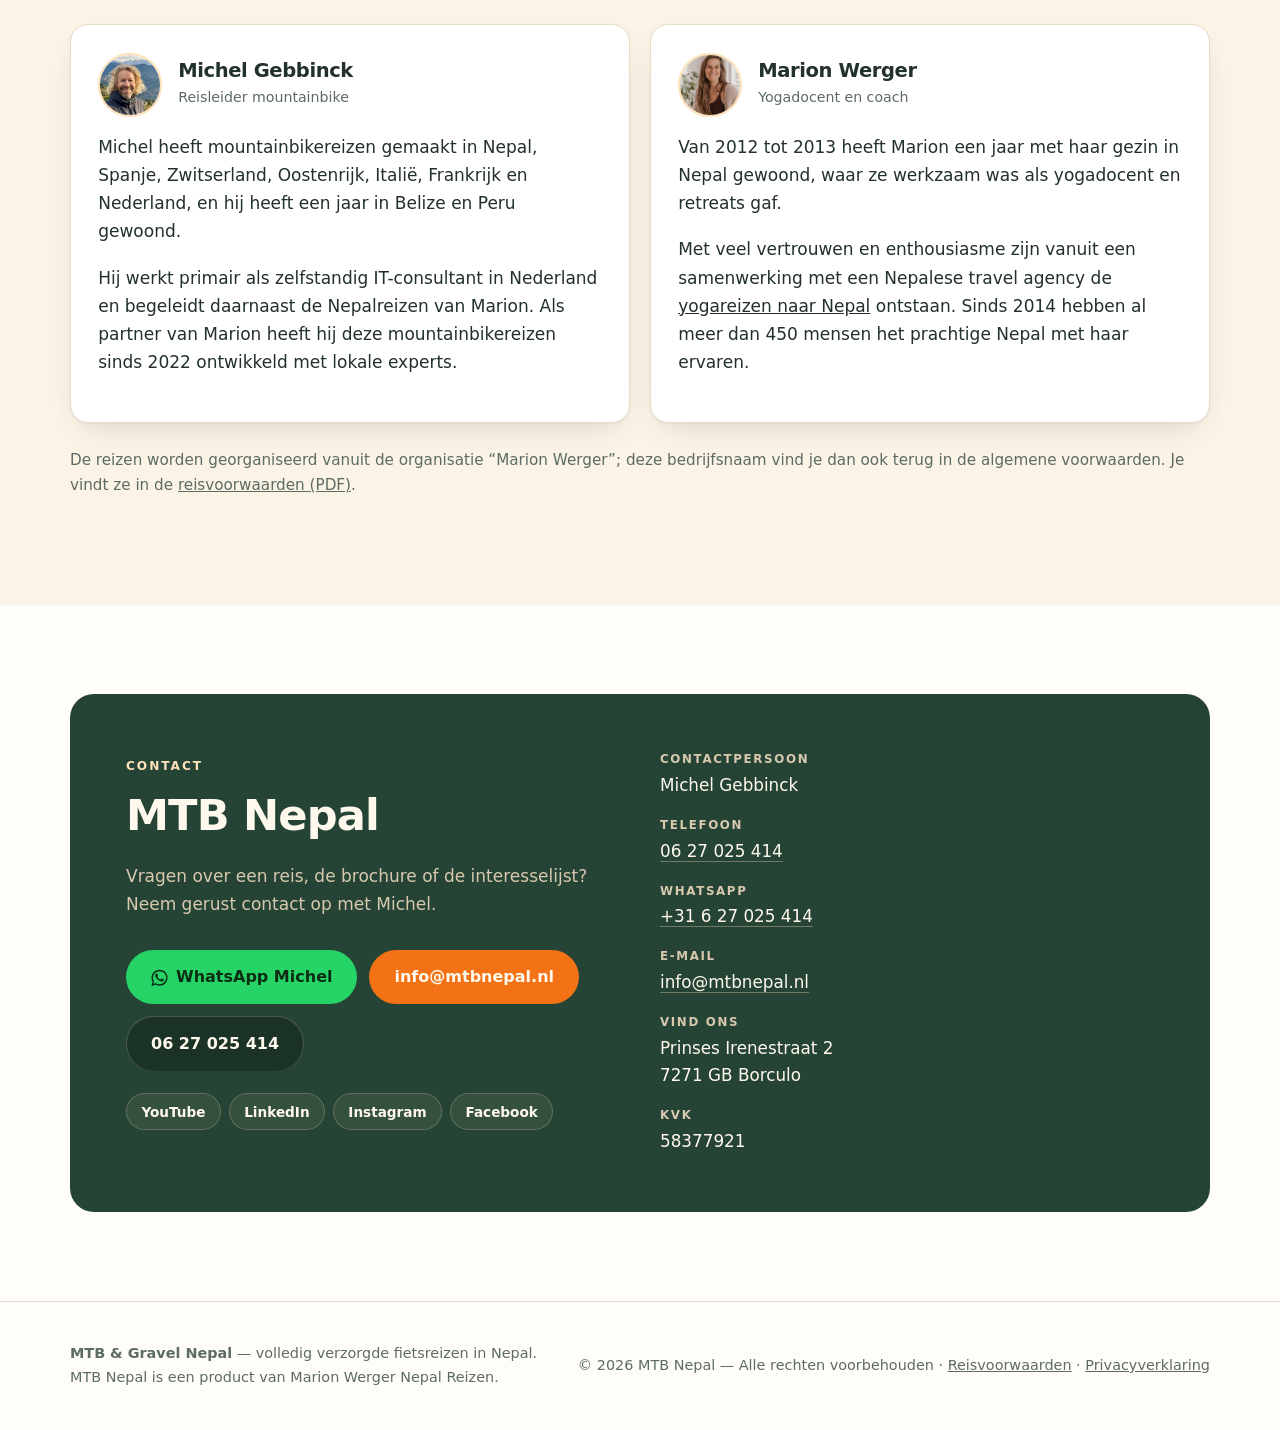
<file: over/index.html>
<!DOCTYPE html>
<html lang="nl" dir="ltr">
<head>
<meta charset="utf-8">
<meta name="viewport" content="width=device-width, initial-scale=1">
<meta http-equiv="refresh" content="0; url=../#over">
<link rel="canonical" href="https://mtbnepal.nl/#over">
<meta name="robots" content="noindex, follow">
<title>Over ons — MTB &amp; Gravel Nepal</title>
<style>
body{font-family:"Segoe UI",system-ui,sans-serif;background:#FFFDF9;color:#22312A;
     display:grid;place-items:center;min-block-size:100vh;margin:0;padding:2rem;text-align:center}
a{color:#C25508;font-weight:600}
p{max-width:44ch;line-height:1.6}
</style>
</head>
<body>
  <div>
    <h1>Over ons</h1>
    <p>Deze pagina is verhuisd. Je wordt automatisch doorgestuurd.</p>
    <p><a href="../#over">Klik hier als er niets gebeurt</a></p>
  </div>
</body>
</html>
</file>
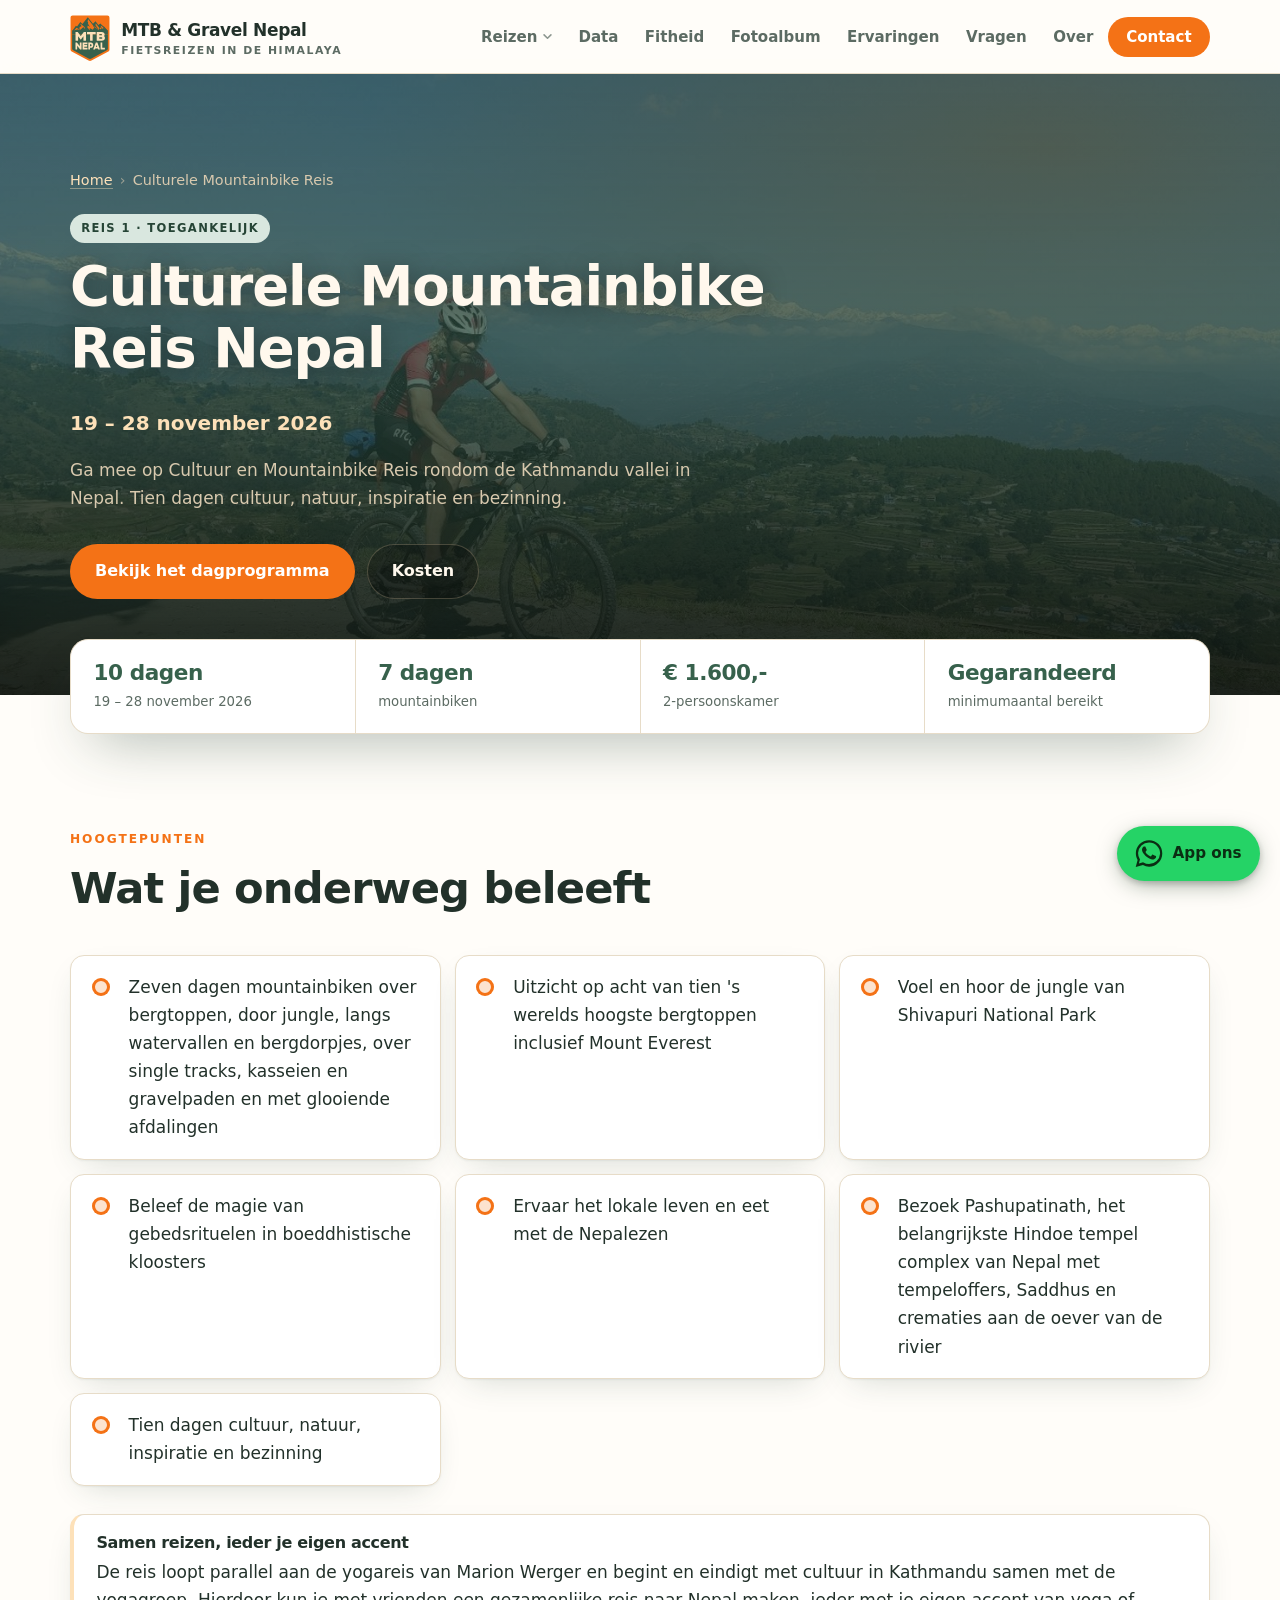
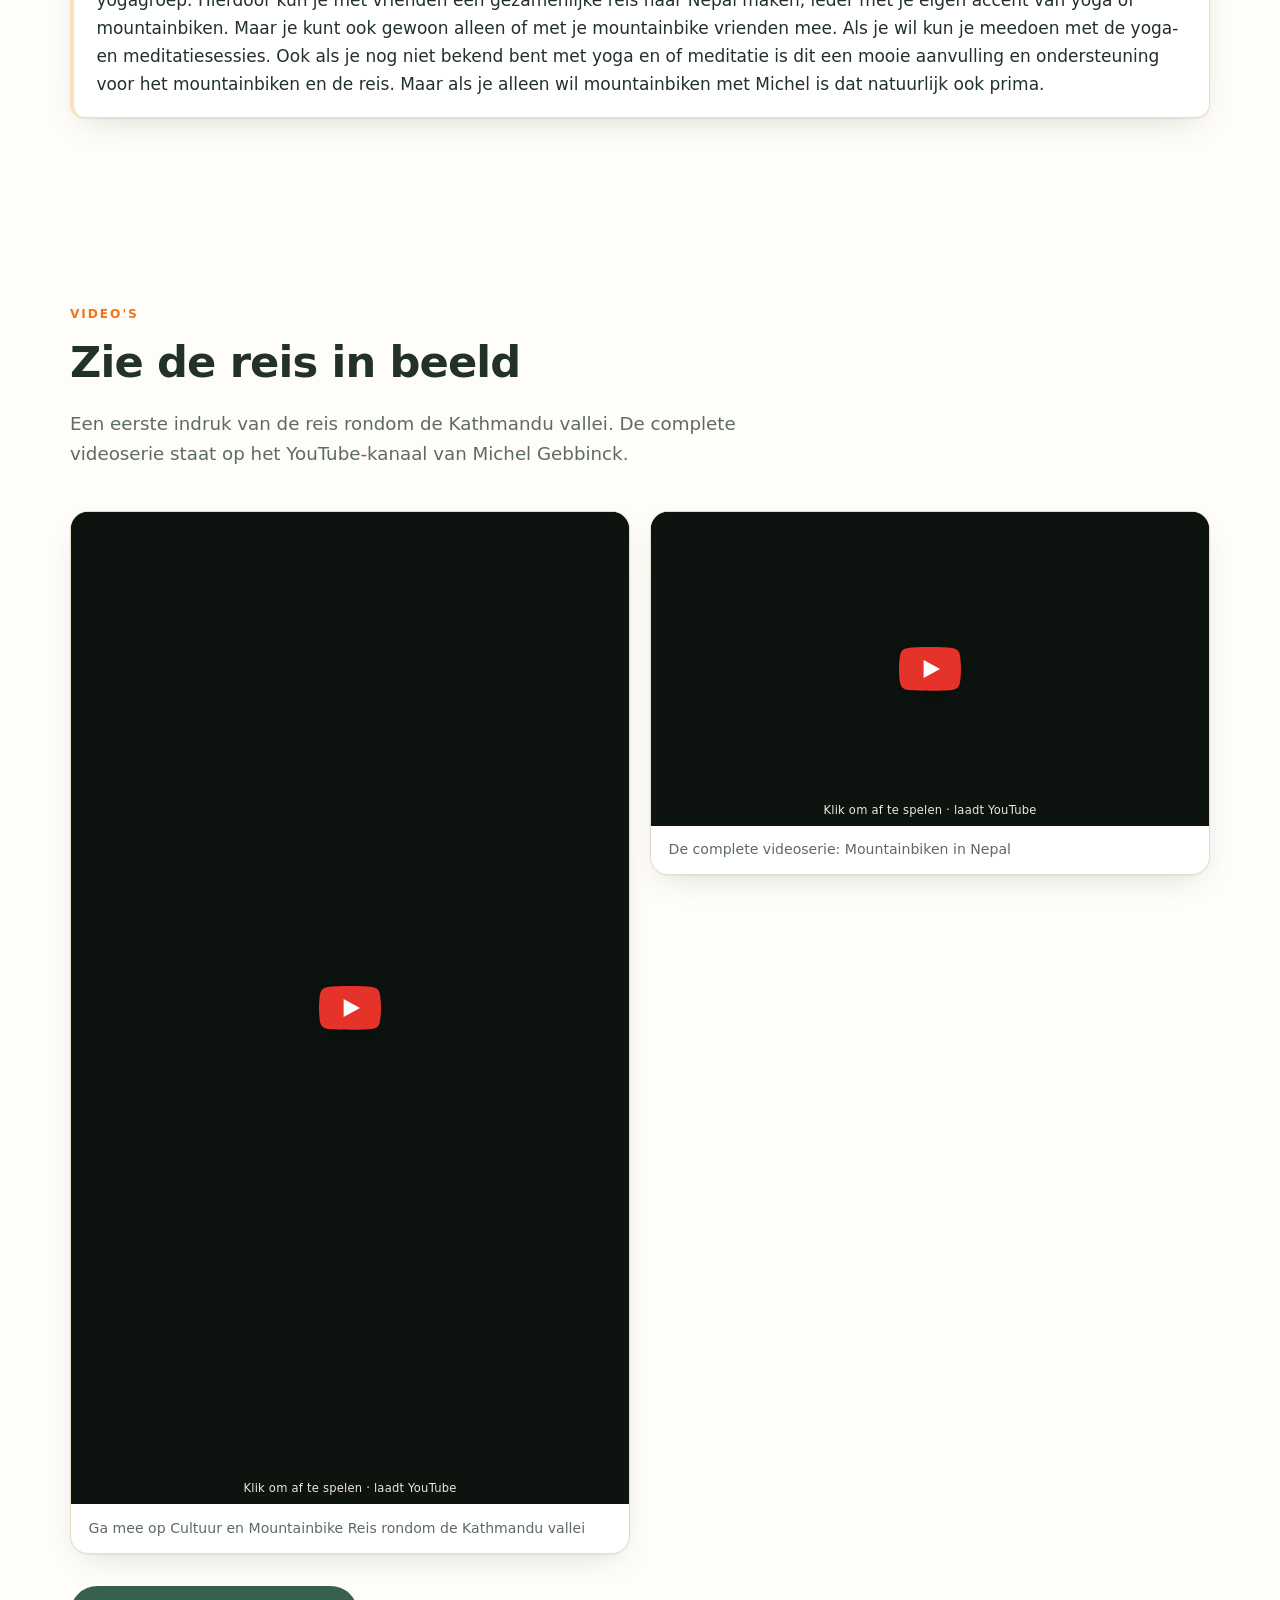
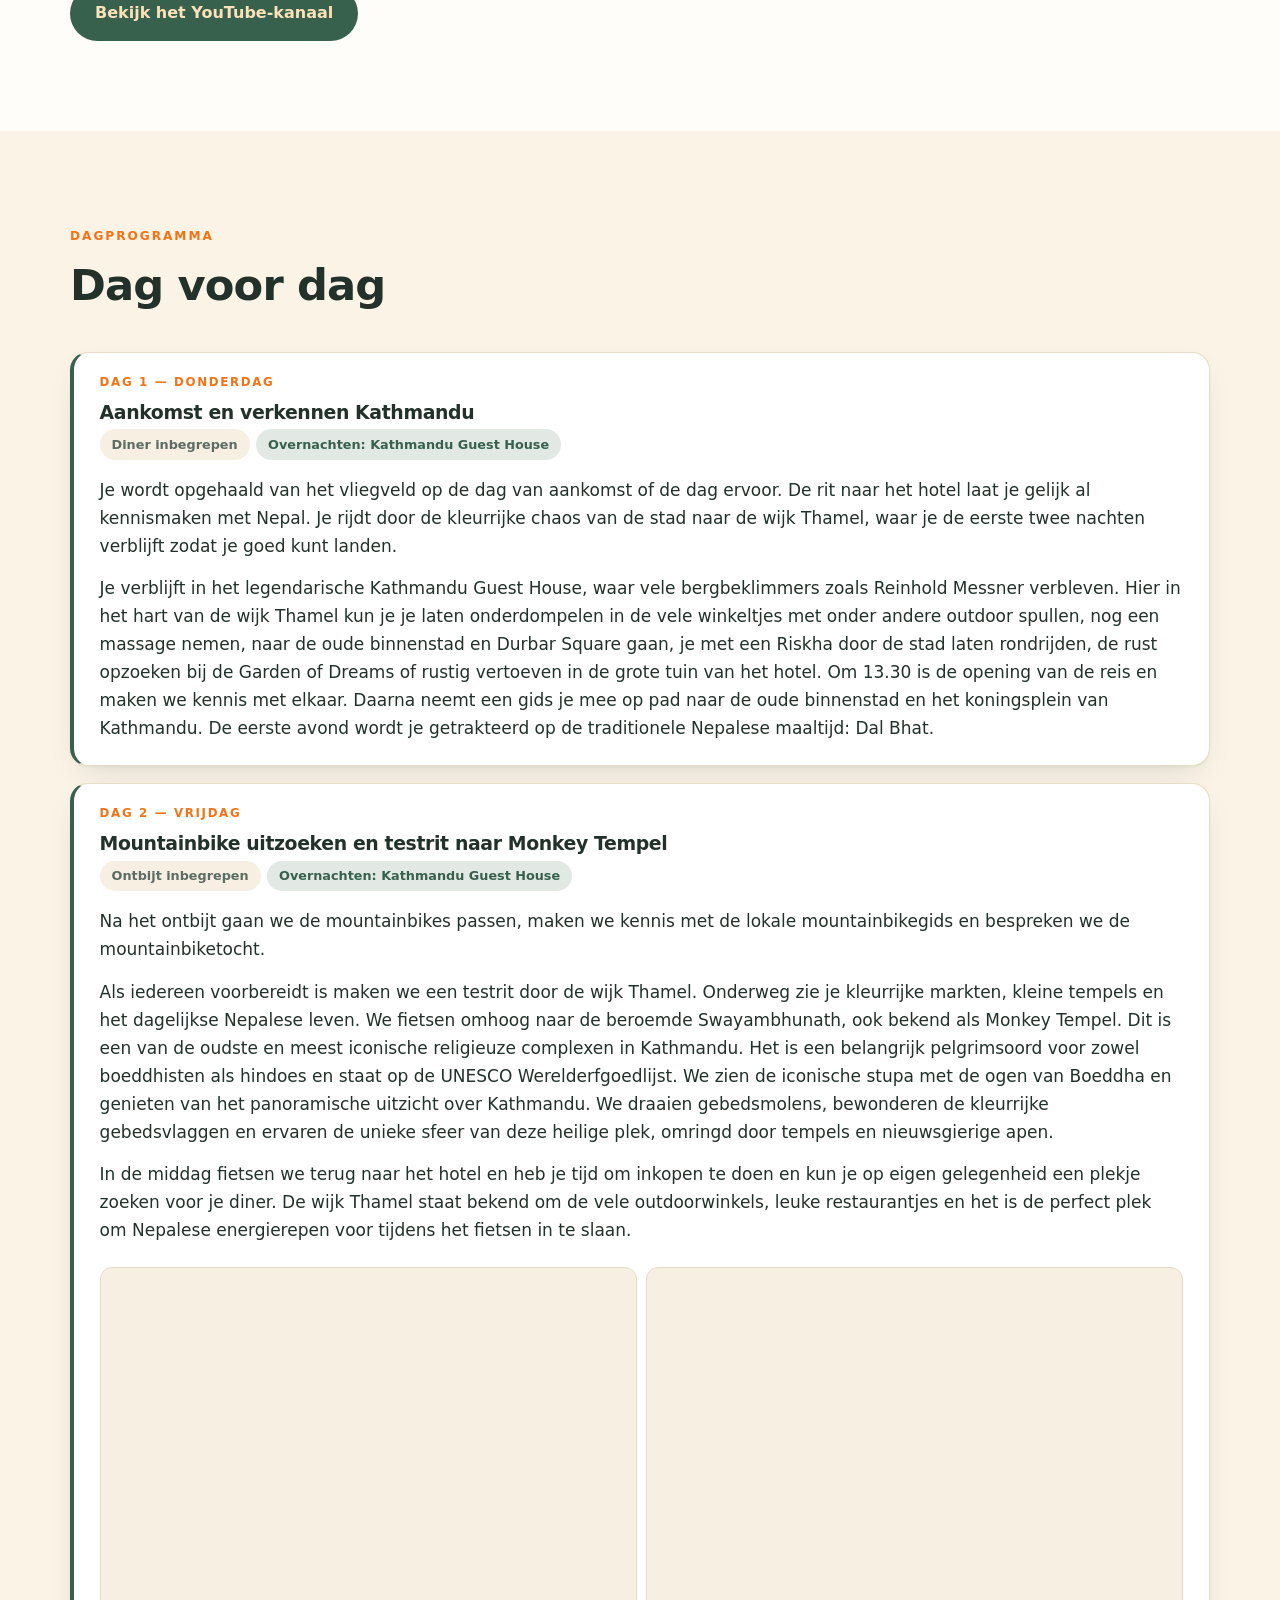
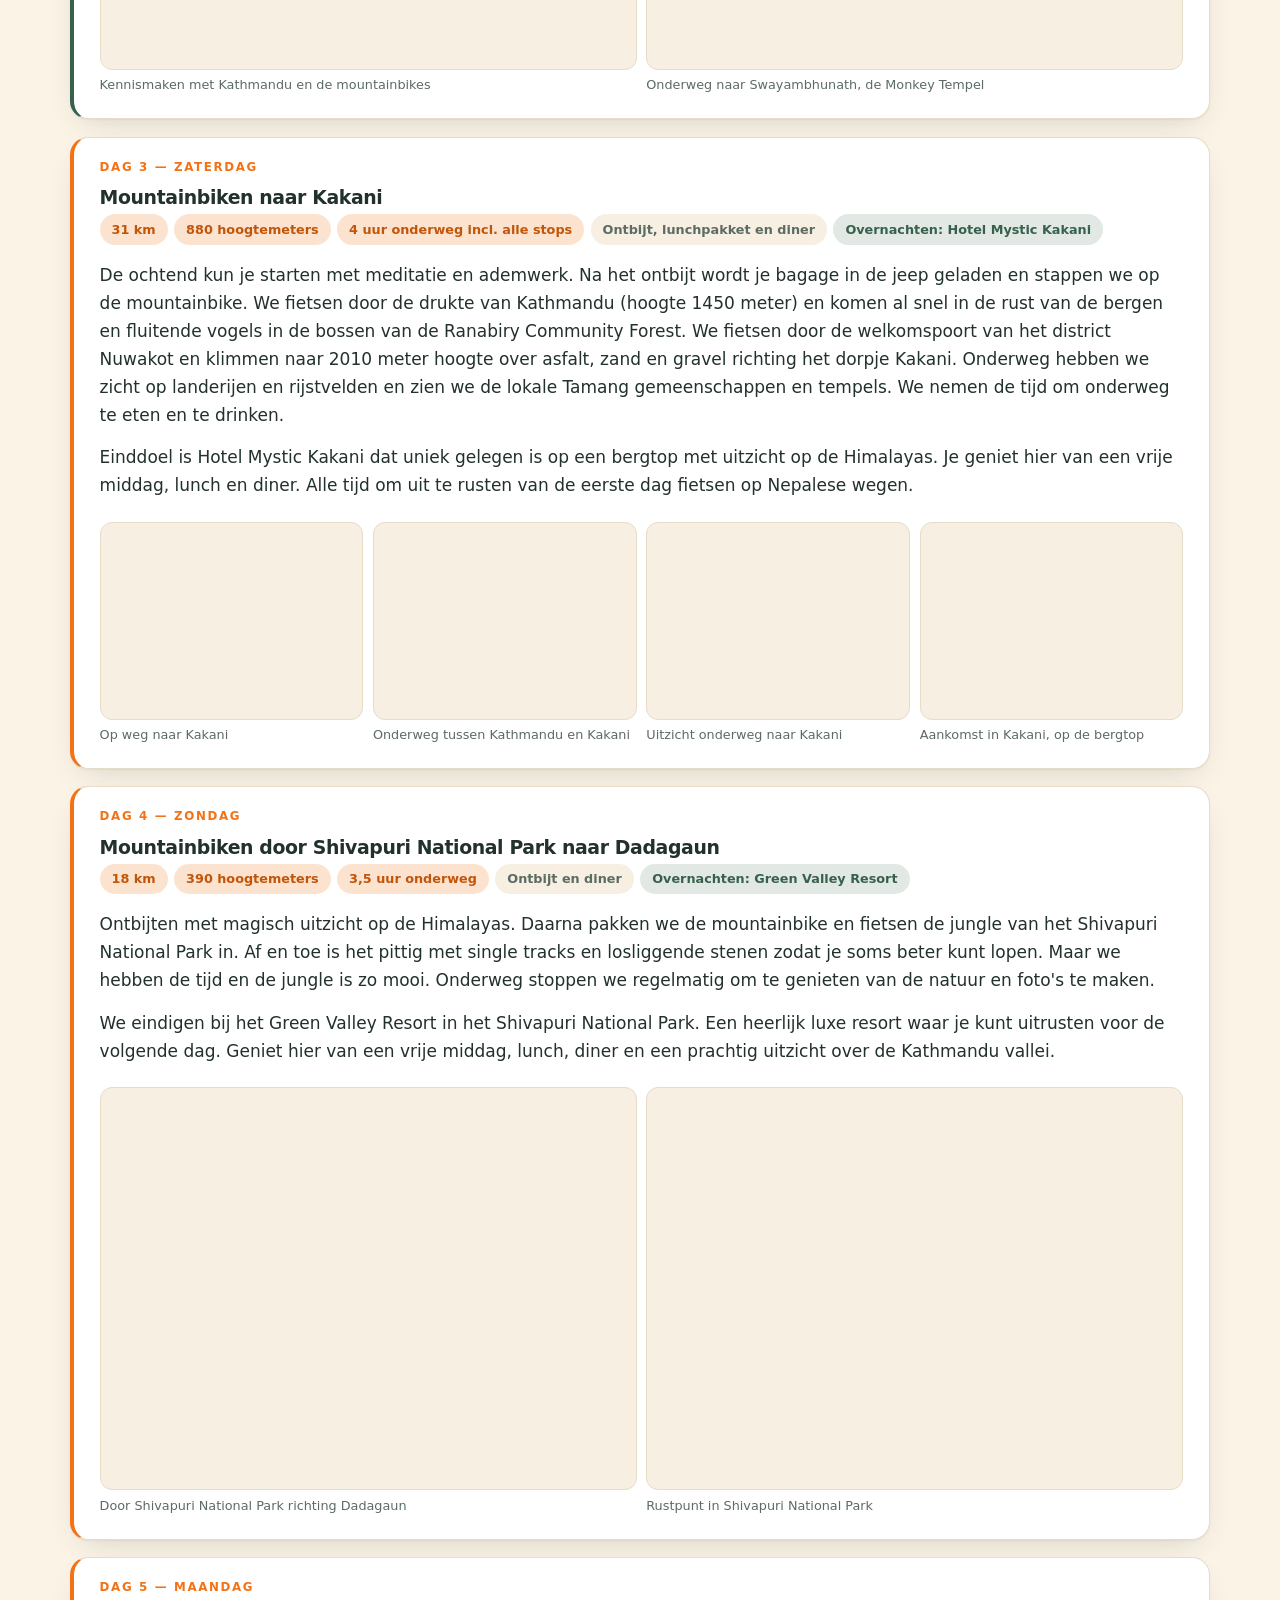
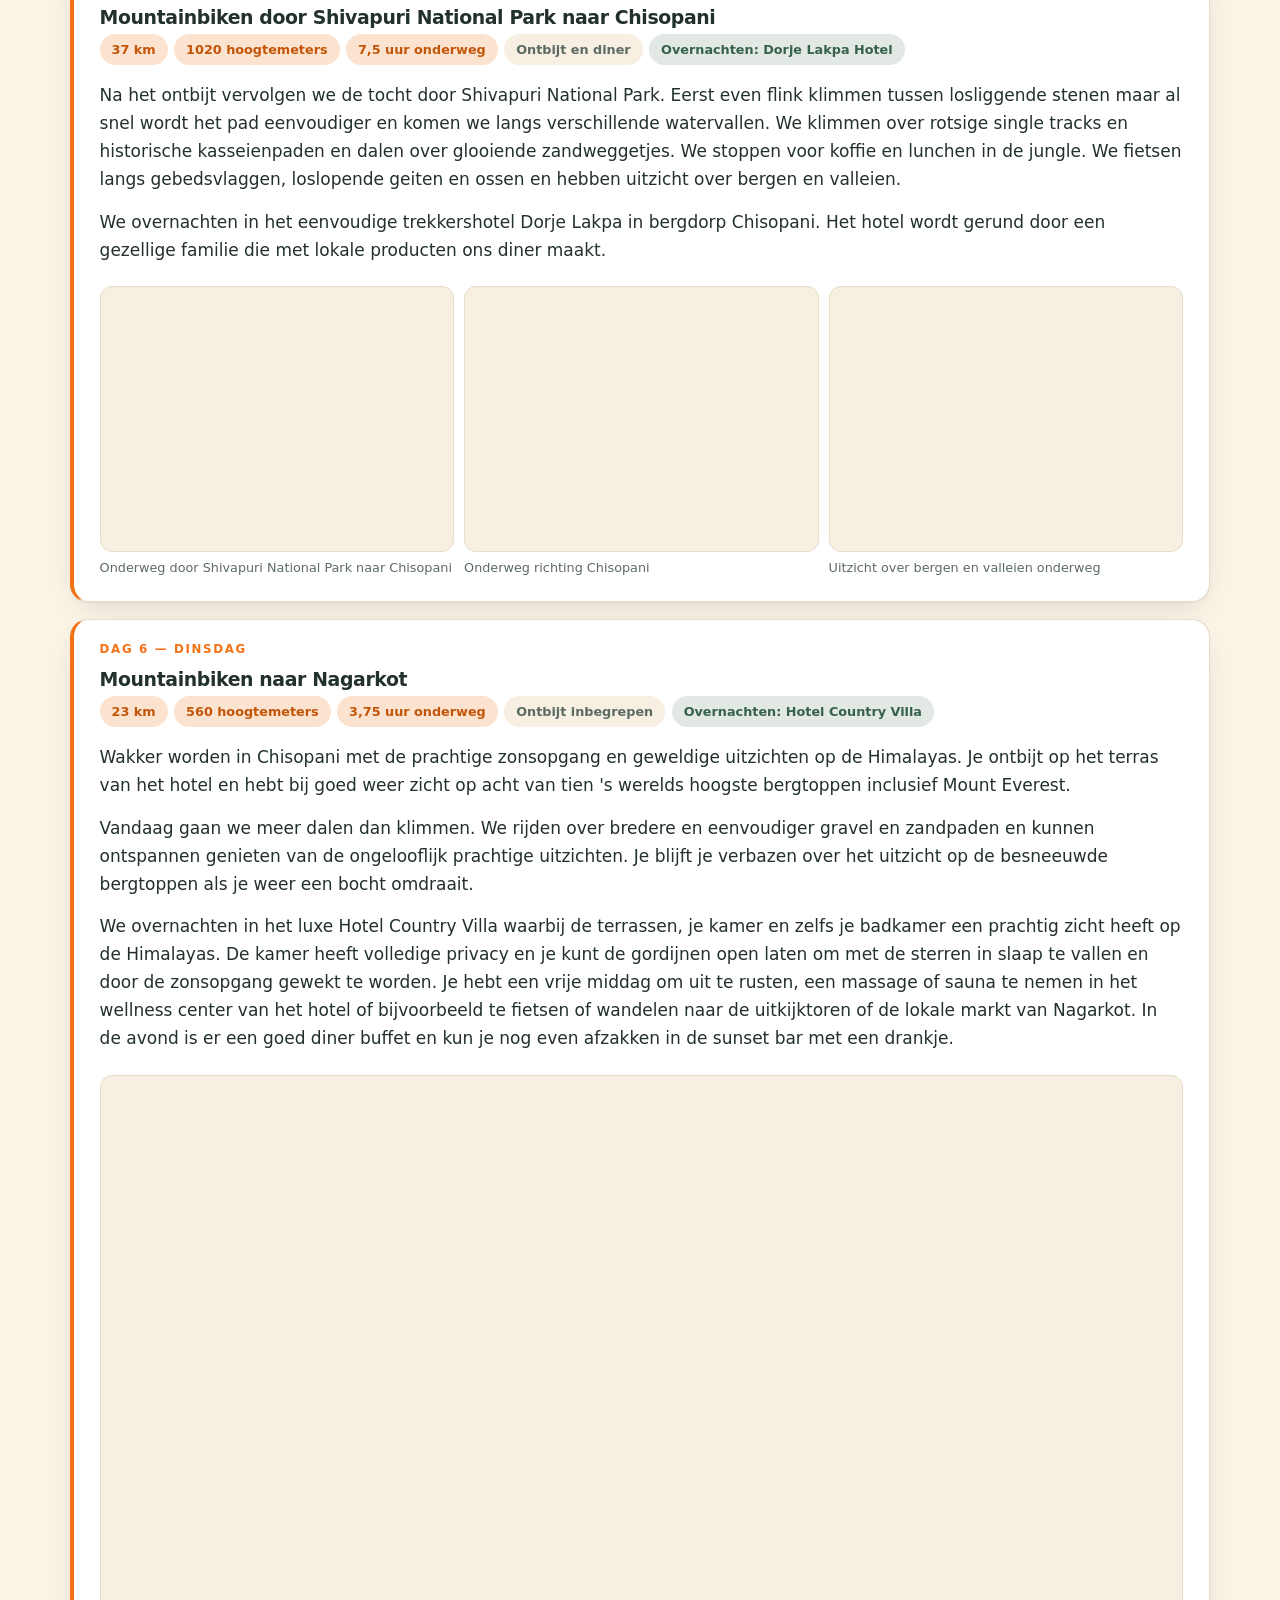
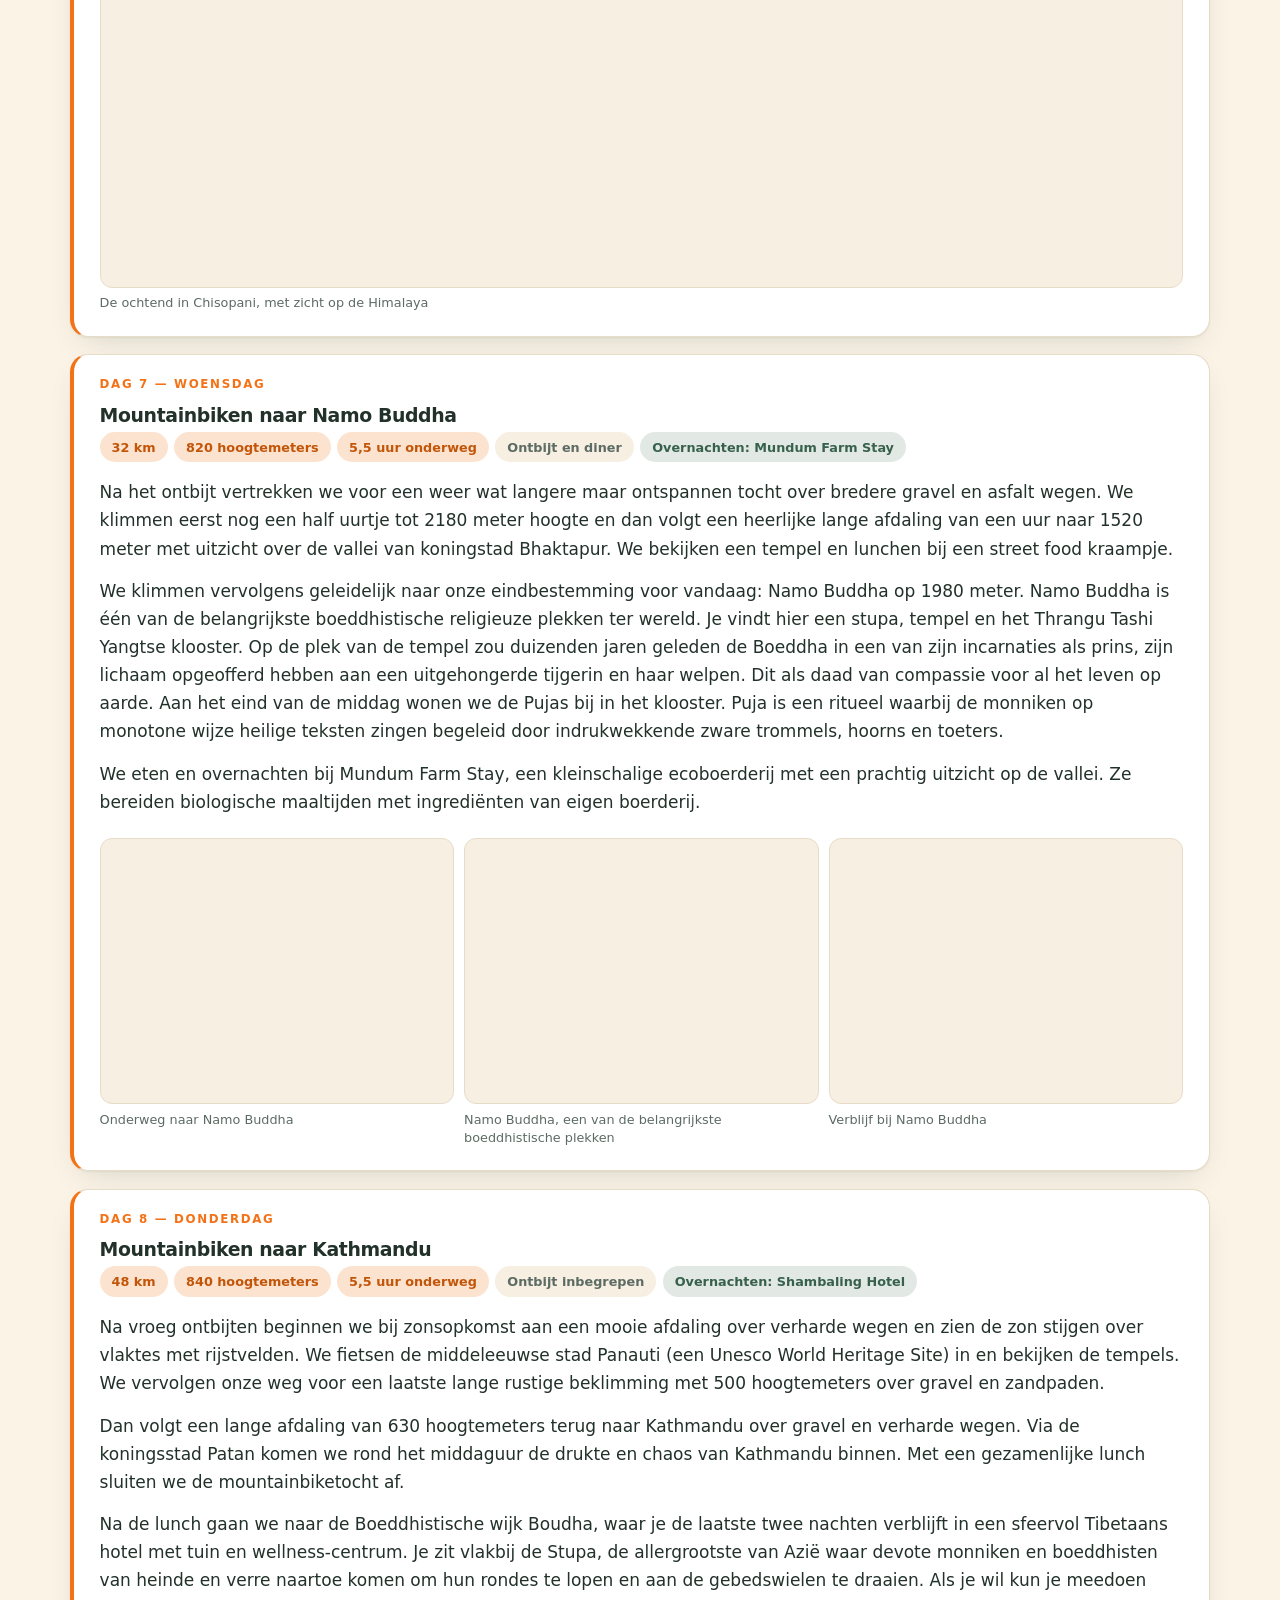
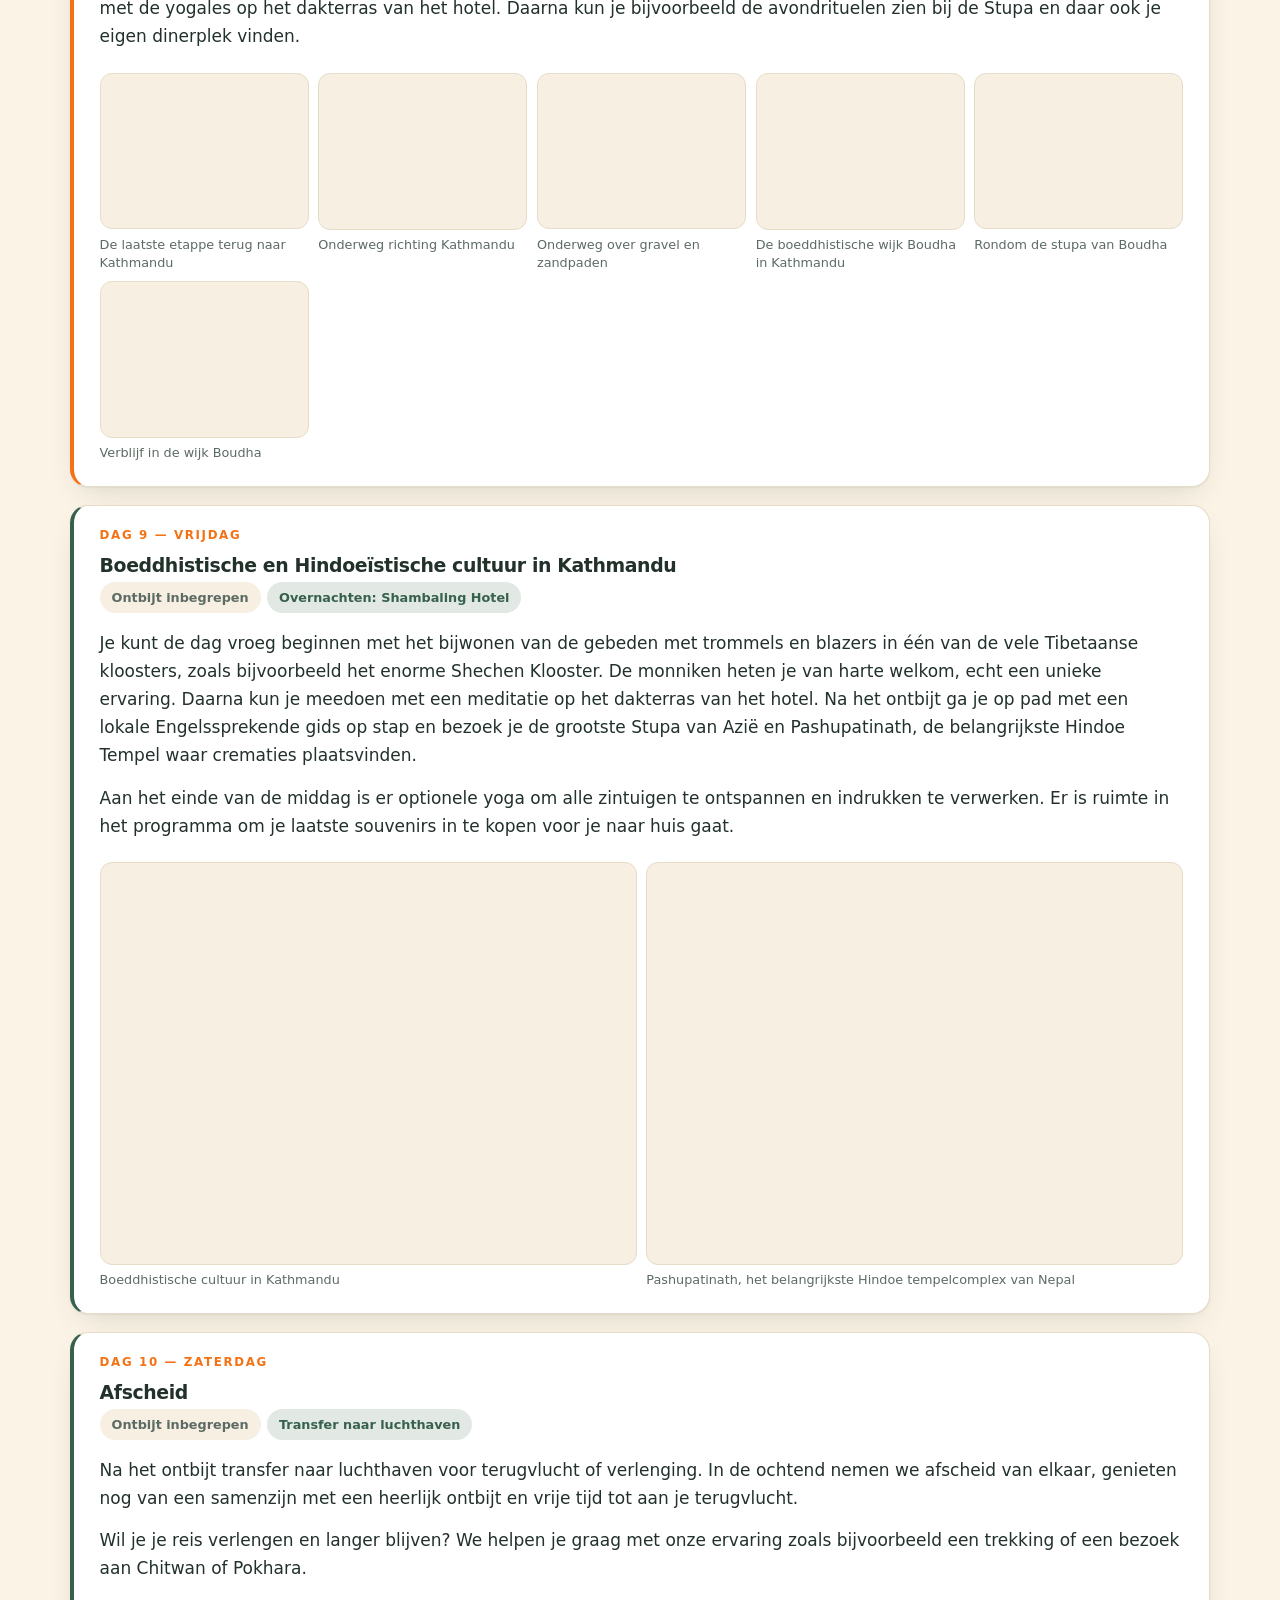
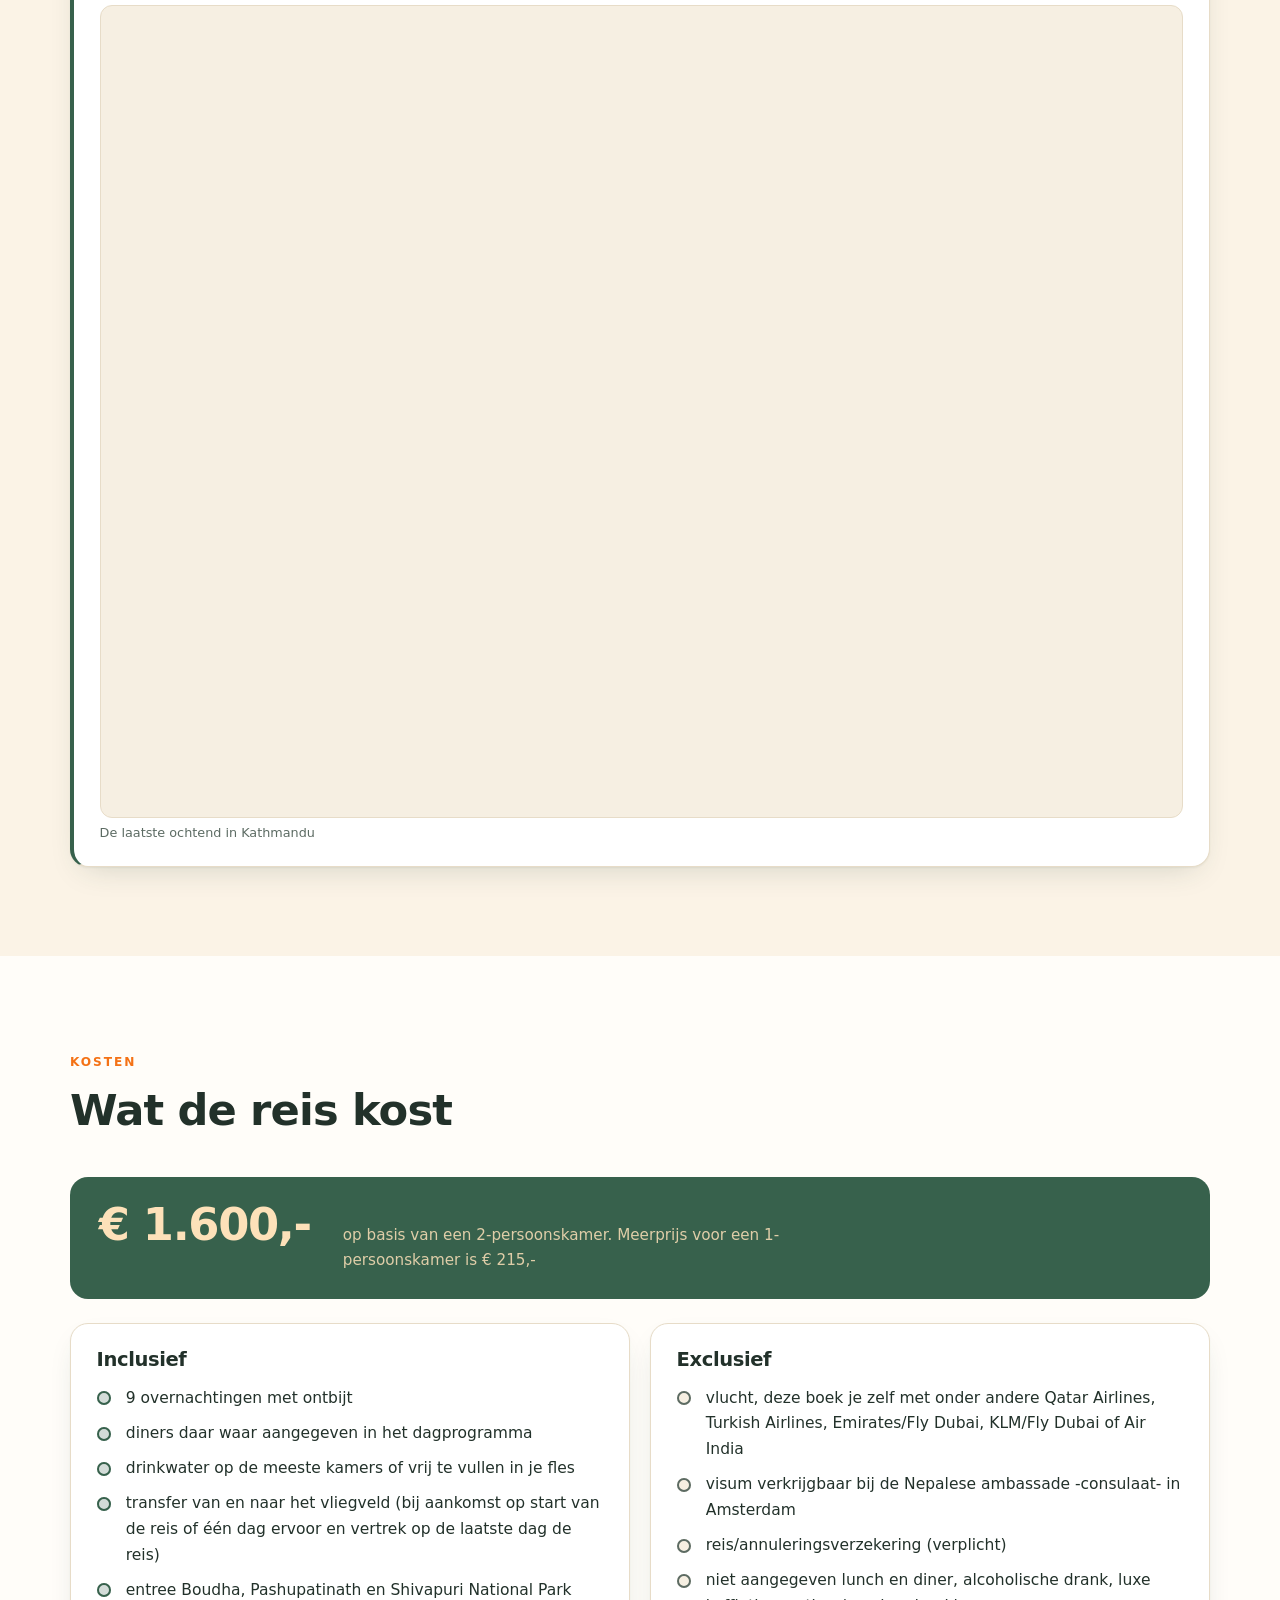
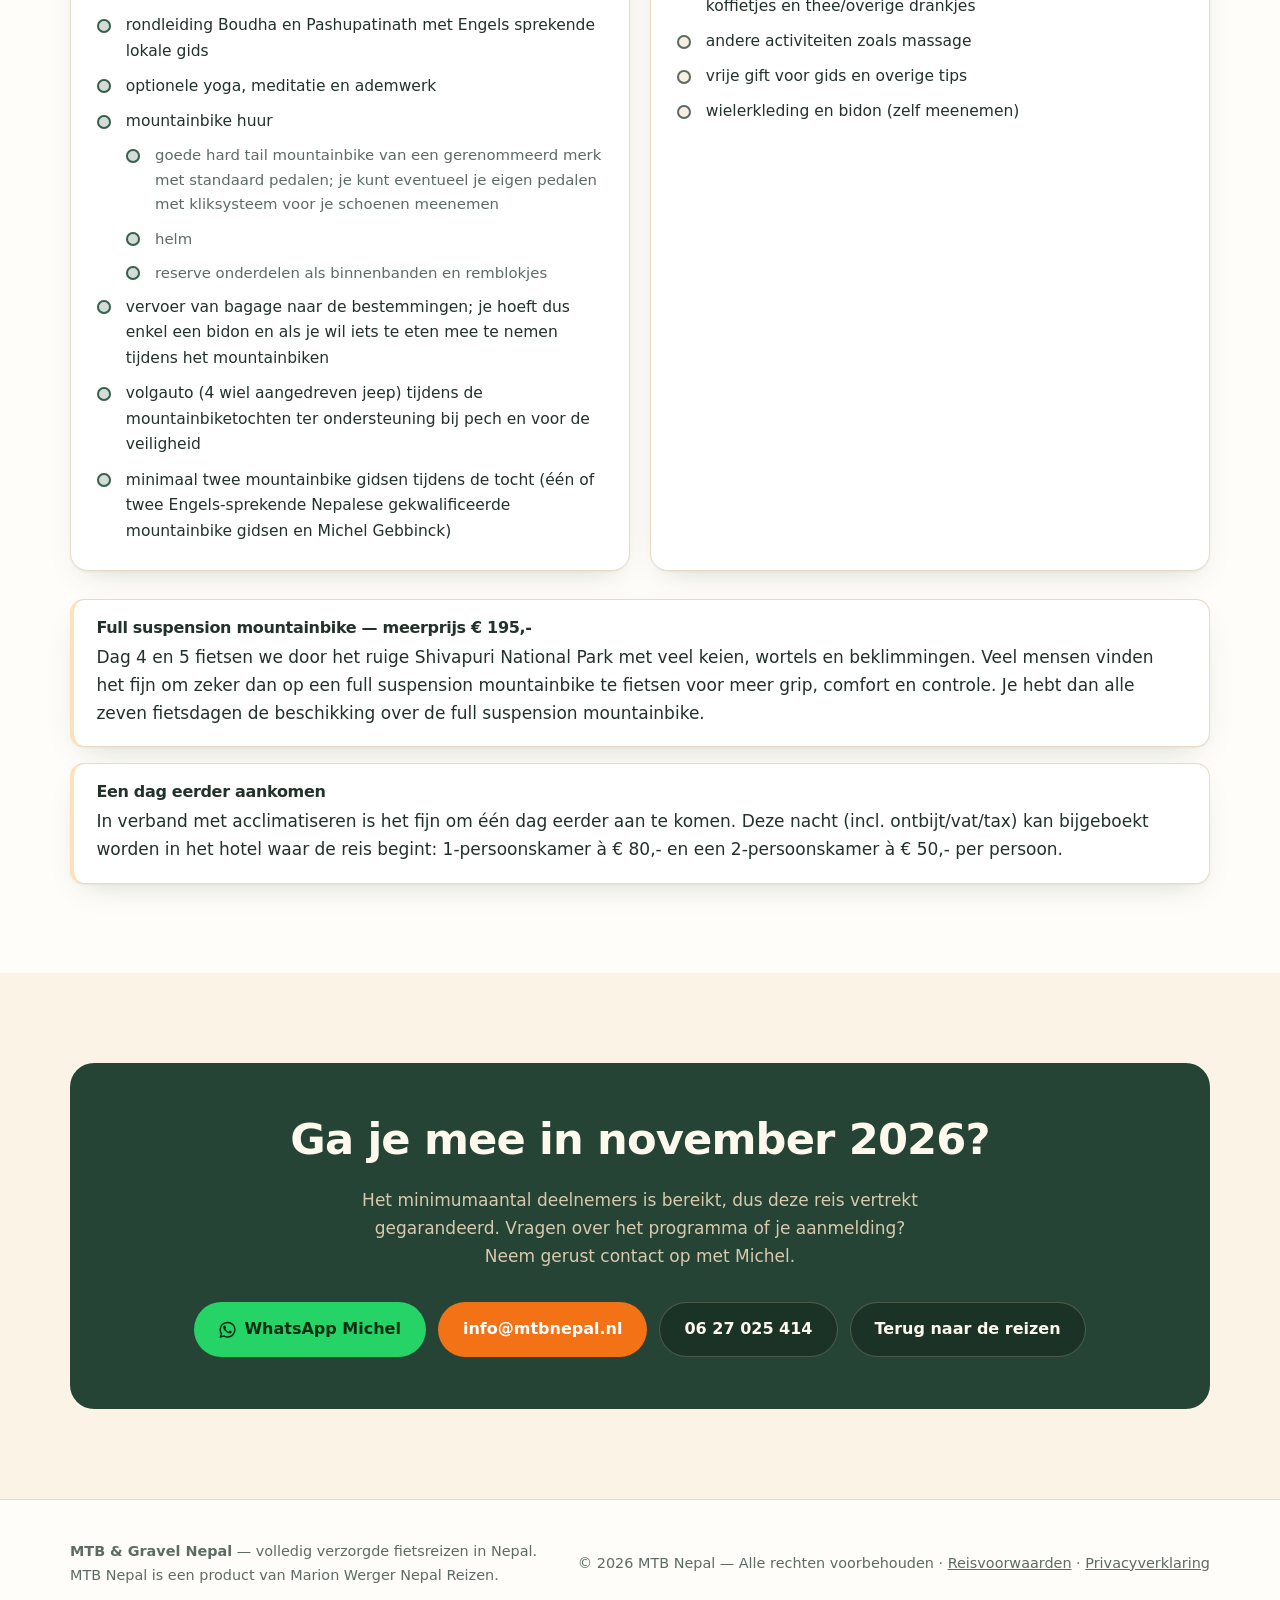
<file: videos/index.html>
<!DOCTYPE html>
<html lang="nl" dir="ltr">
<head>
<meta charset="utf-8">
<meta name="viewport" content="width=device-width, initial-scale=1">
<meta http-equiv="refresh" content="0; url=../kathmandu-vallei.html#video">
<link rel="canonical" href="https://mtbnepal.nl/kathmandu-vallei.html#video">
<meta name="robots" content="noindex, follow">
<title>Video's — MTB &amp; Gravel Nepal</title>
<style>
body{font-family:"Segoe UI",system-ui,sans-serif;background:#FFFDF9;color:#22312A;
     display:grid;place-items:center;min-block-size:100vh;margin:0;padding:2rem;text-align:center}
a{color:#C25508;font-weight:600}
p{max-width:44ch;line-height:1.6}
</style>
</head>
<body>
  <div>
    <h1>Video's</h1>
    <p>Deze pagina is verhuisd. Je wordt automatisch doorgestuurd.</p>
    <p><a href="../kathmandu-vallei.html#video">Klik hier als er niets gebeurt</a></p>
  </div>
</body>
</html>
</file>
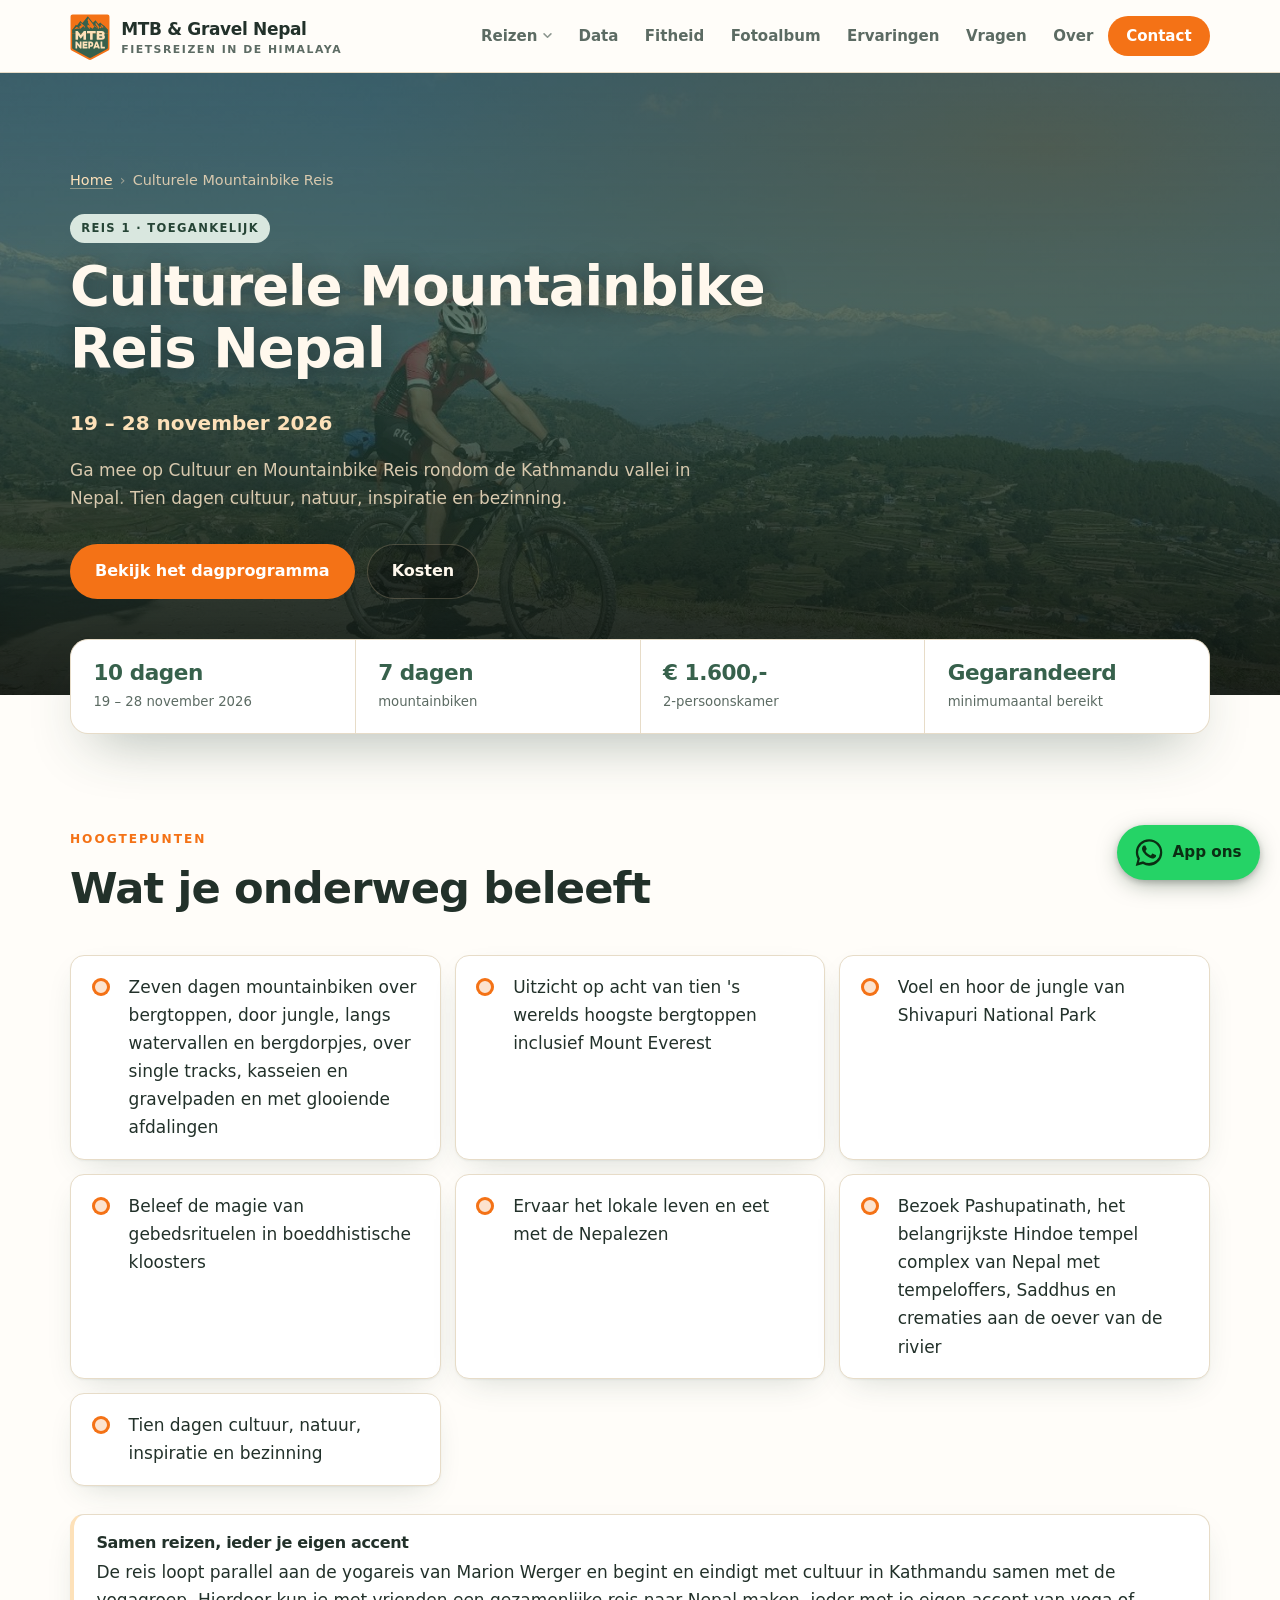
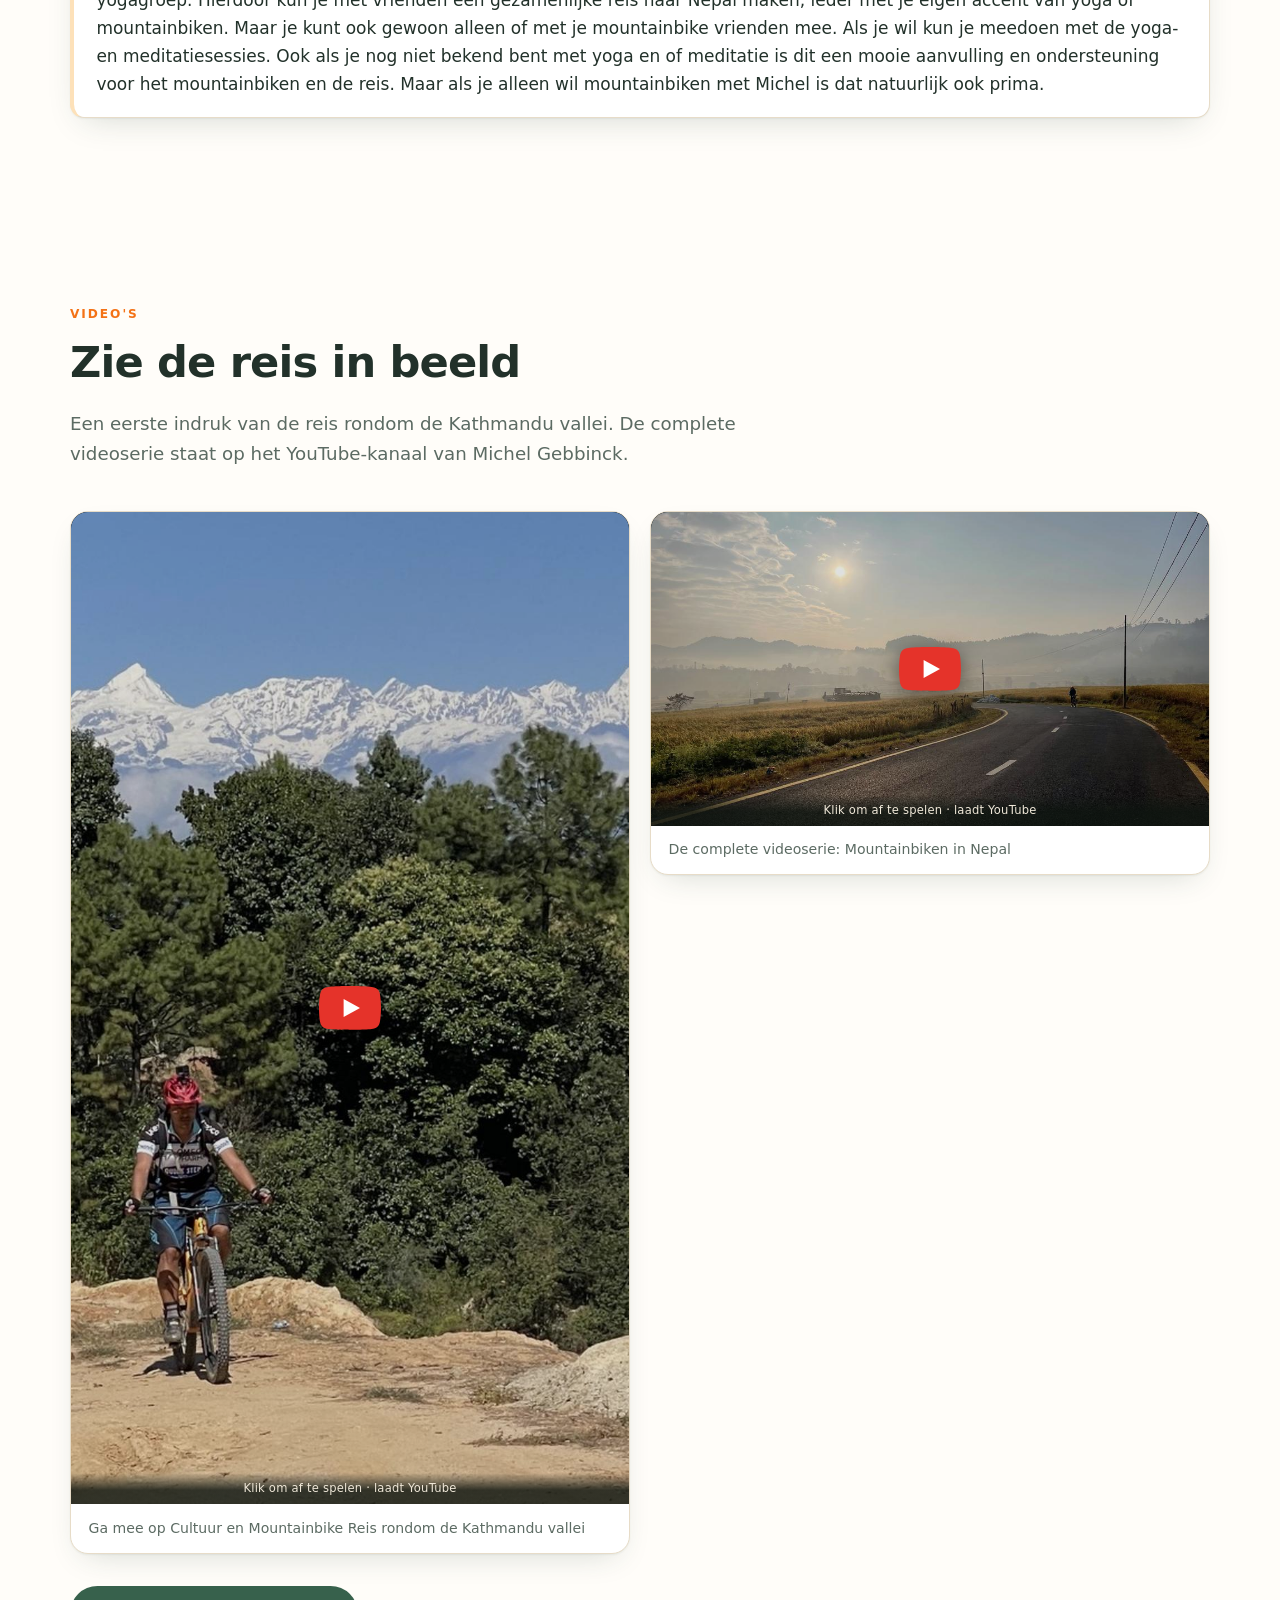
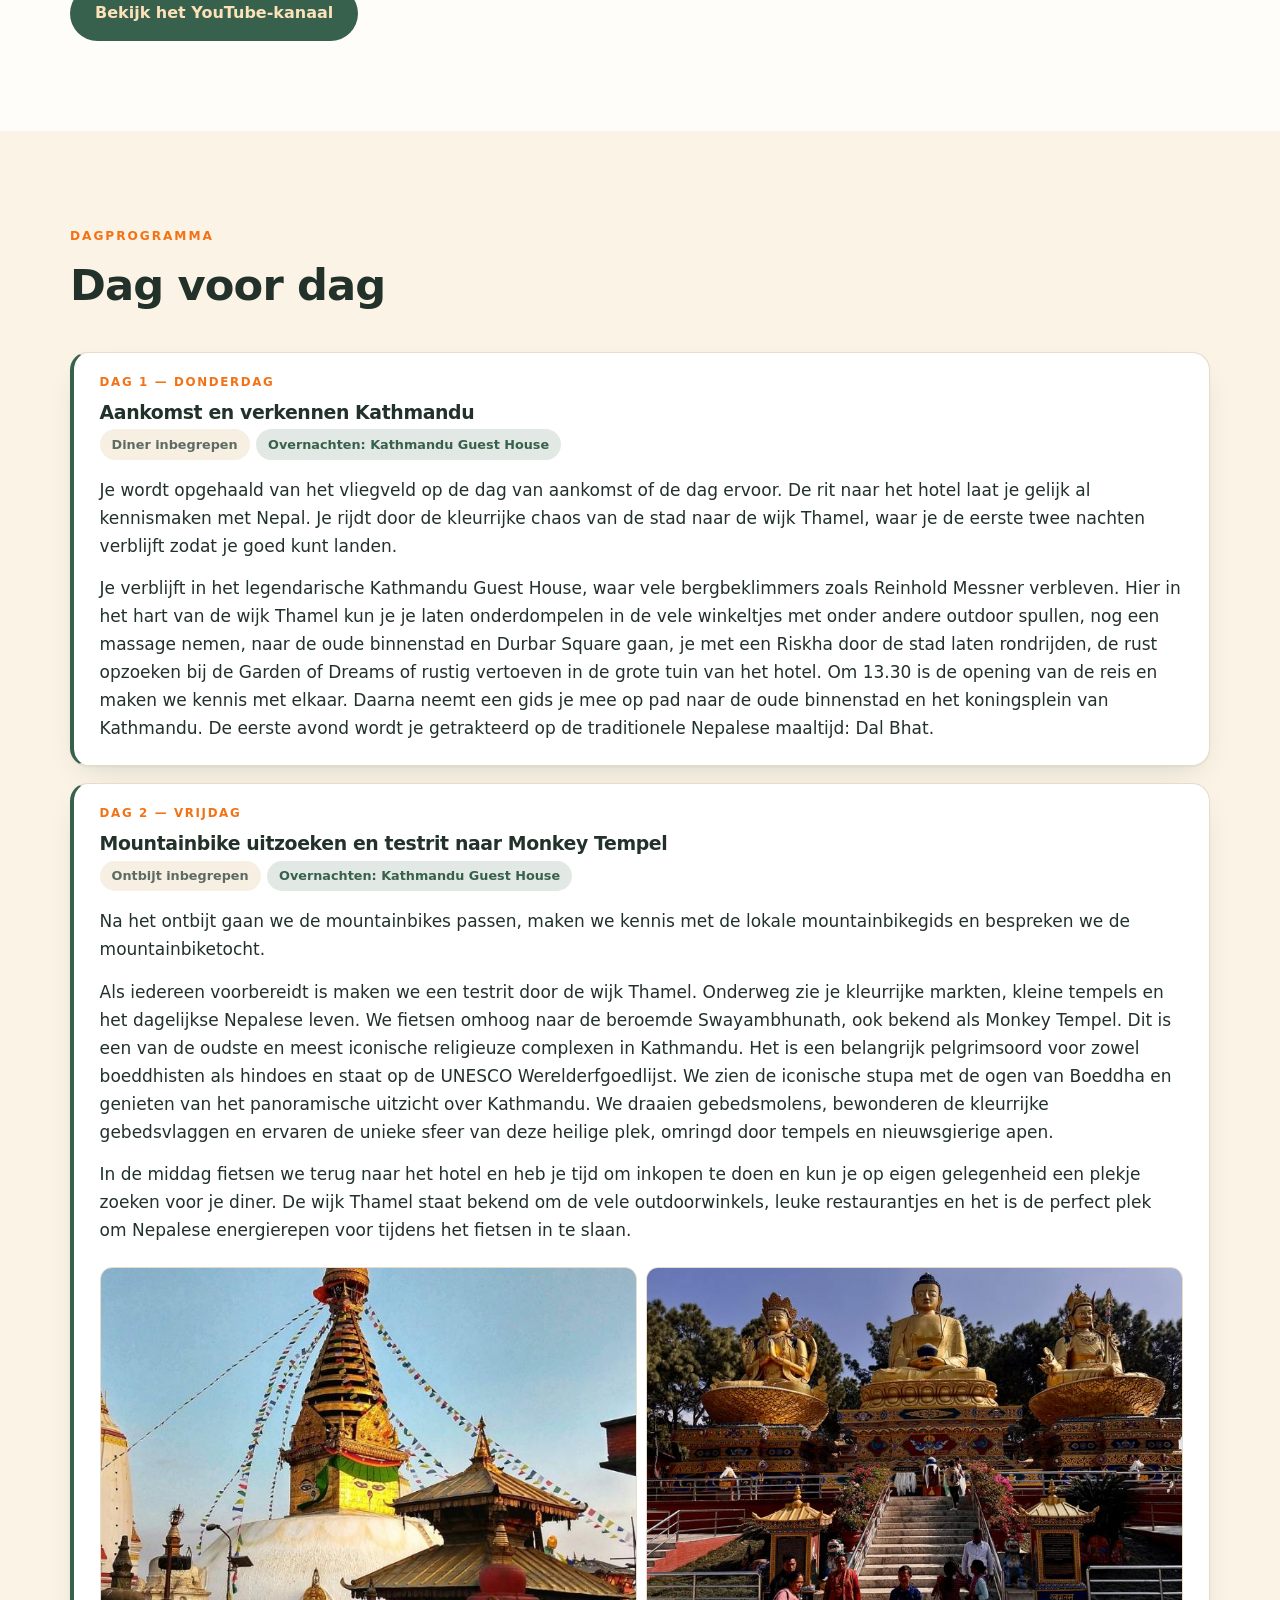
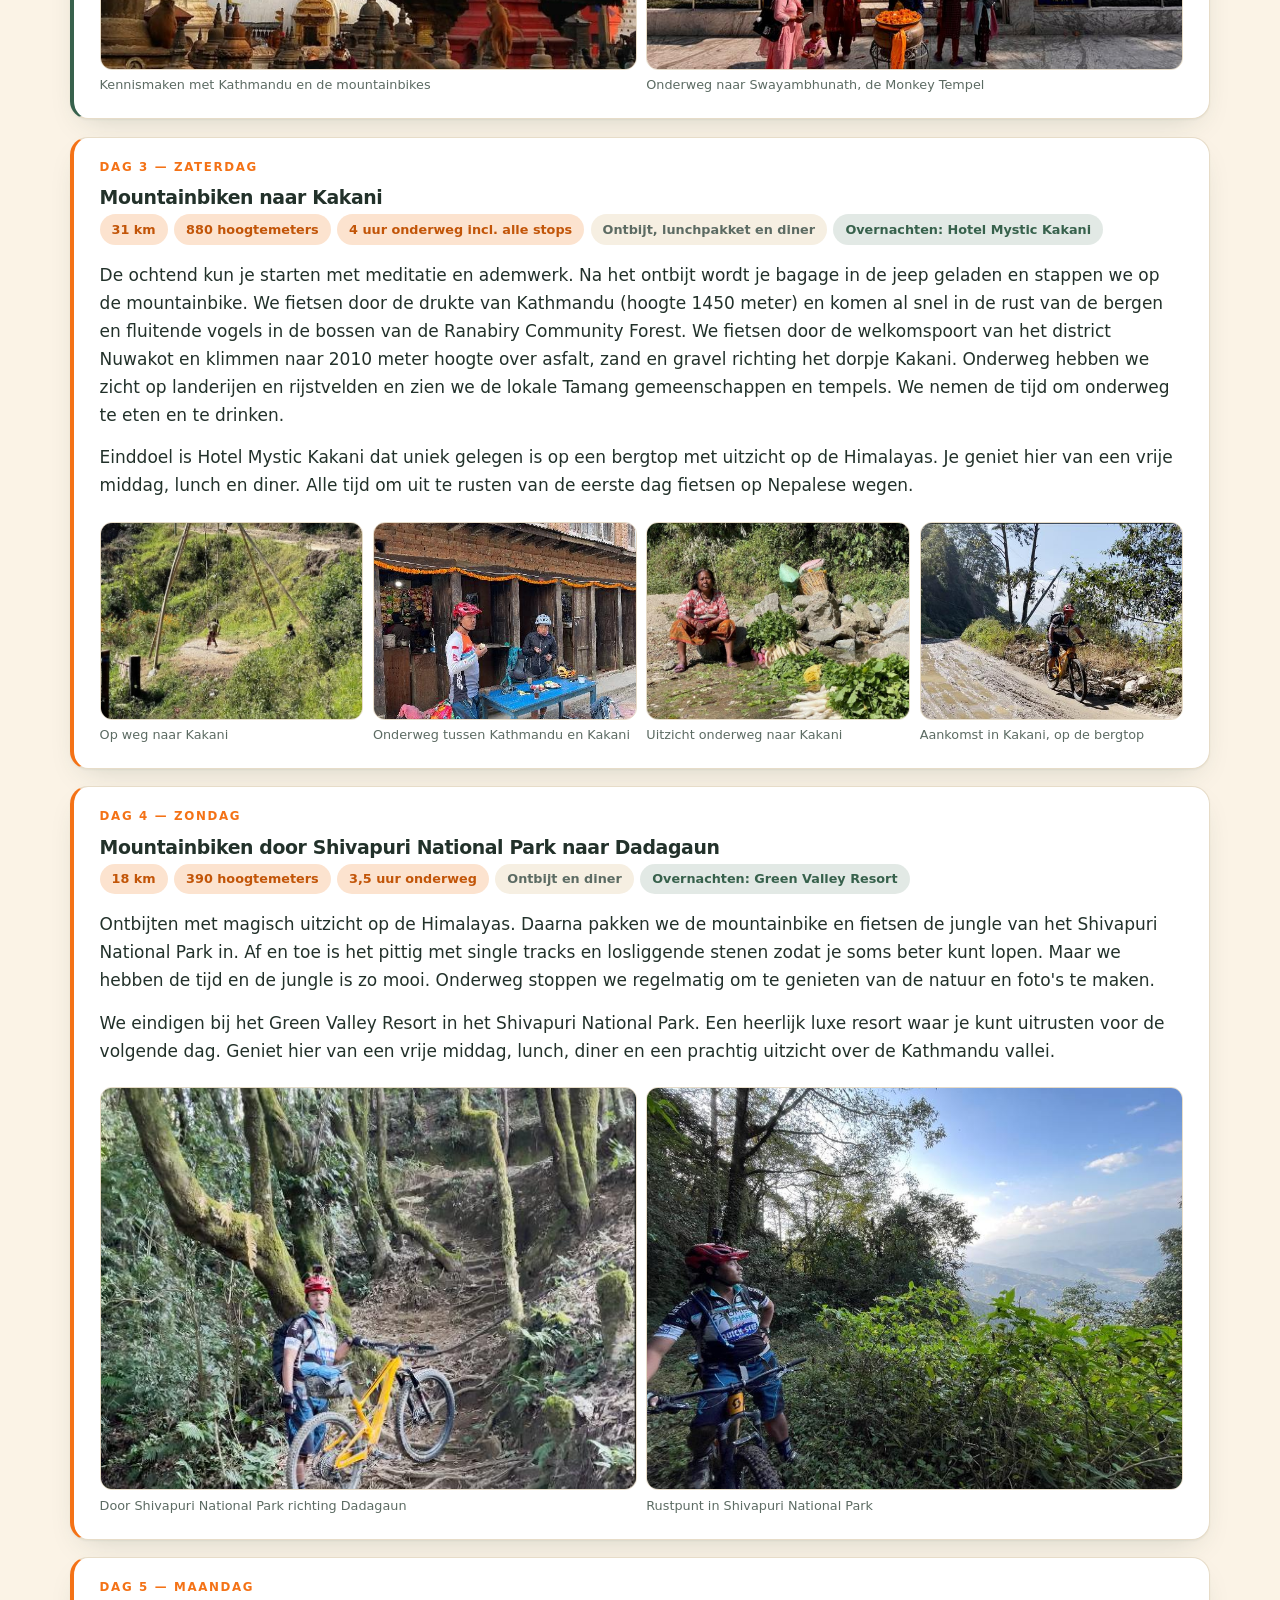
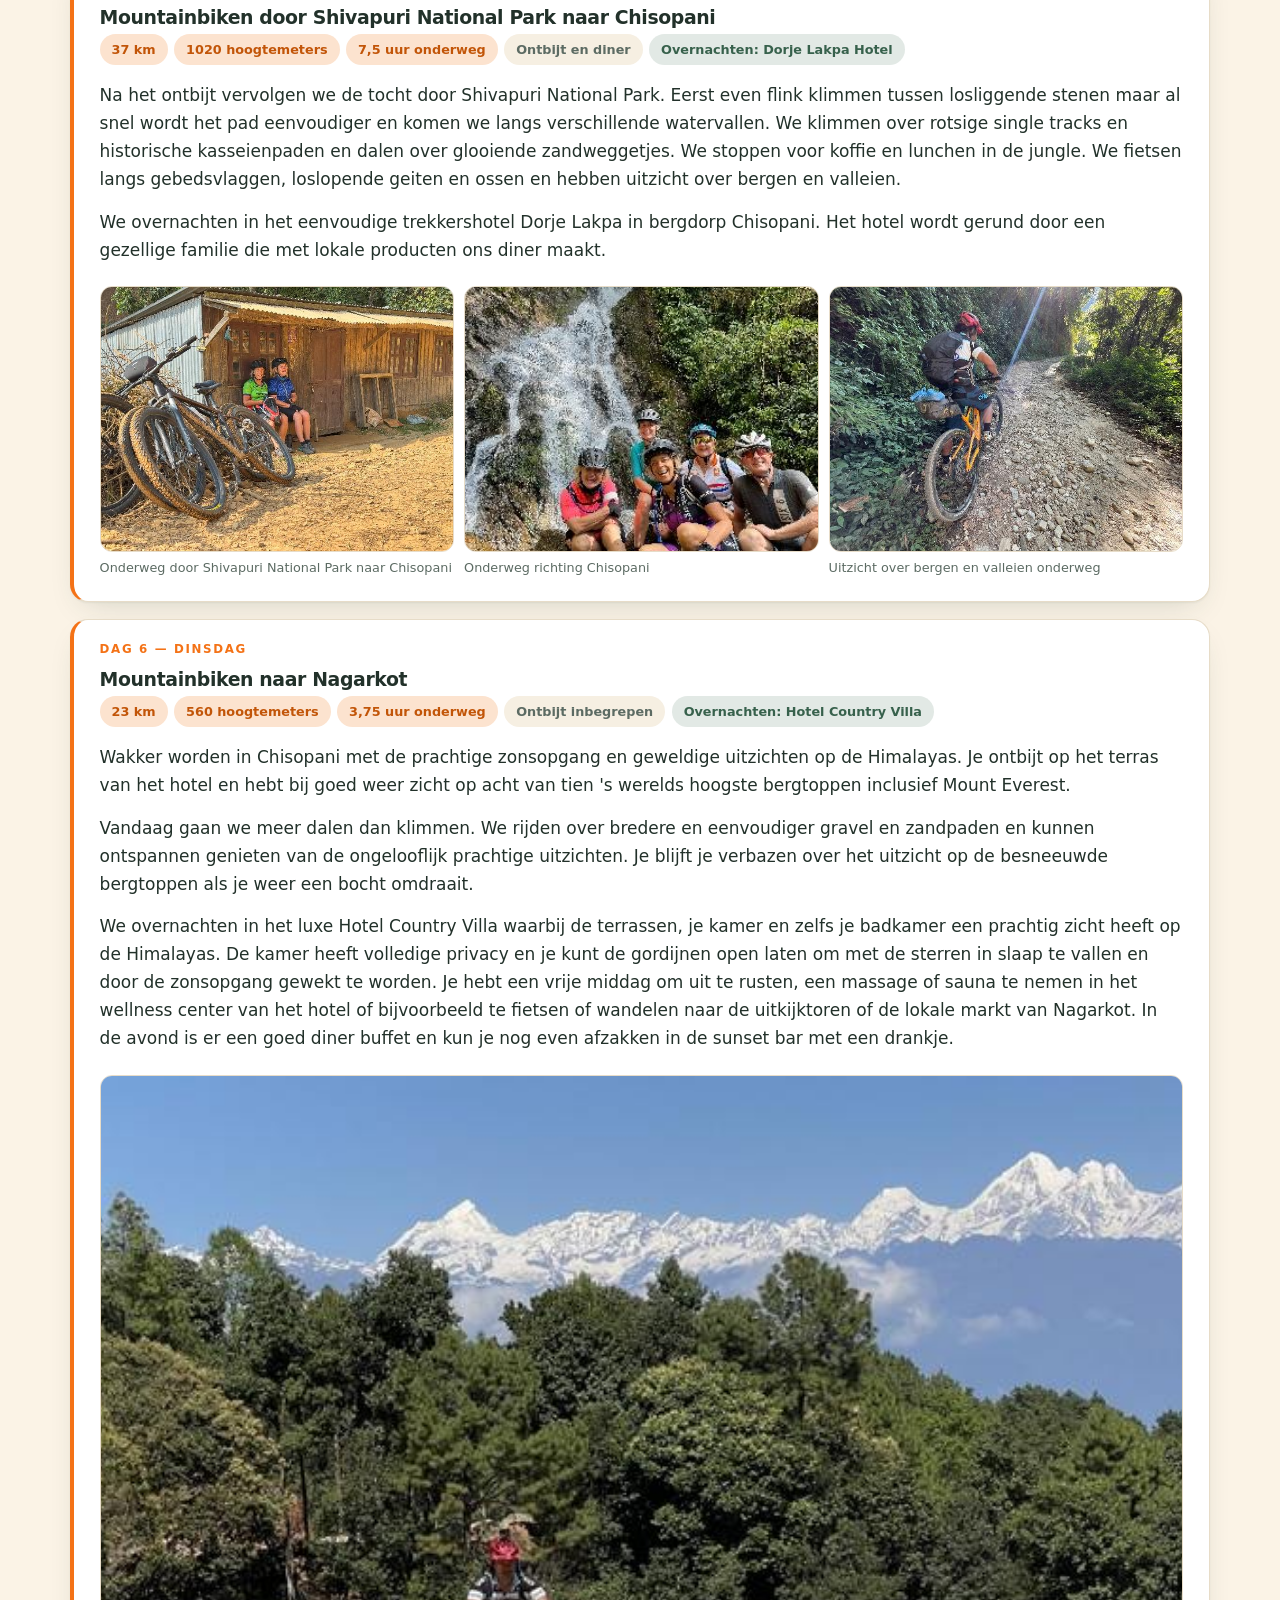
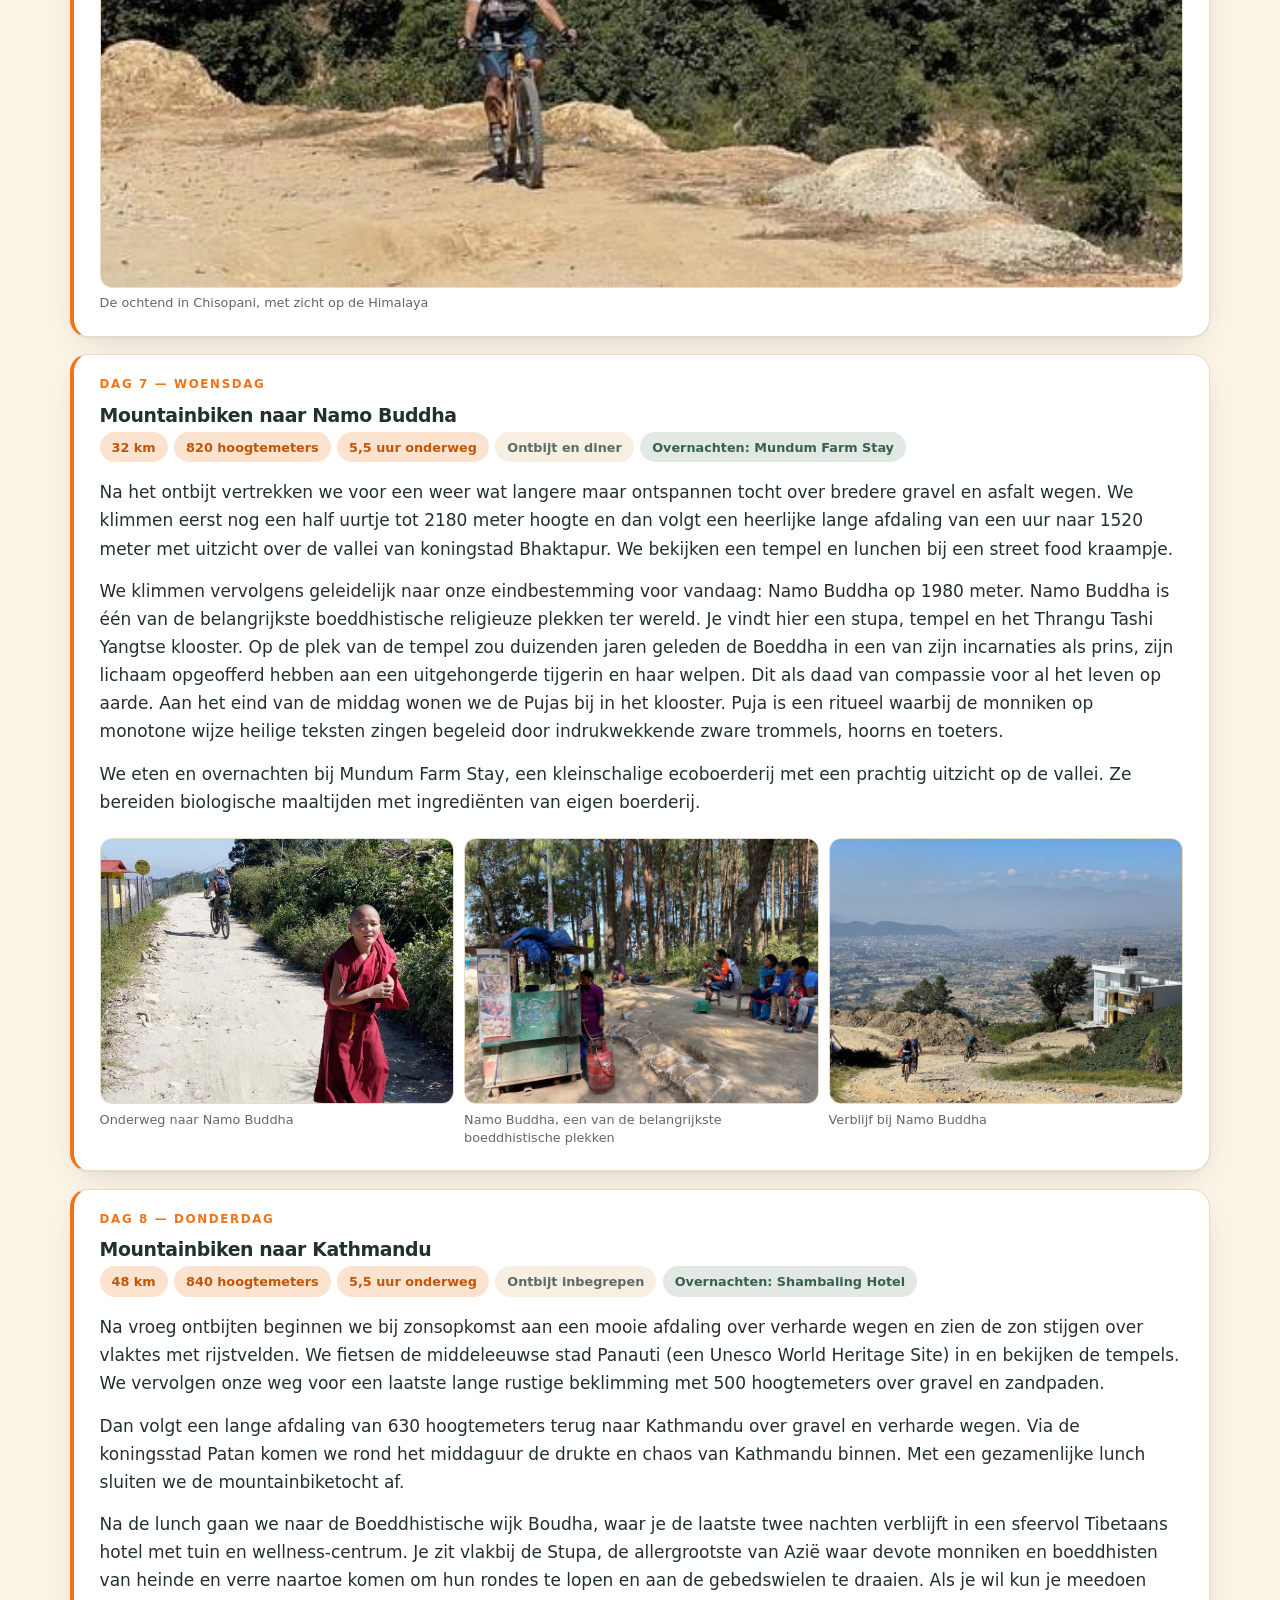
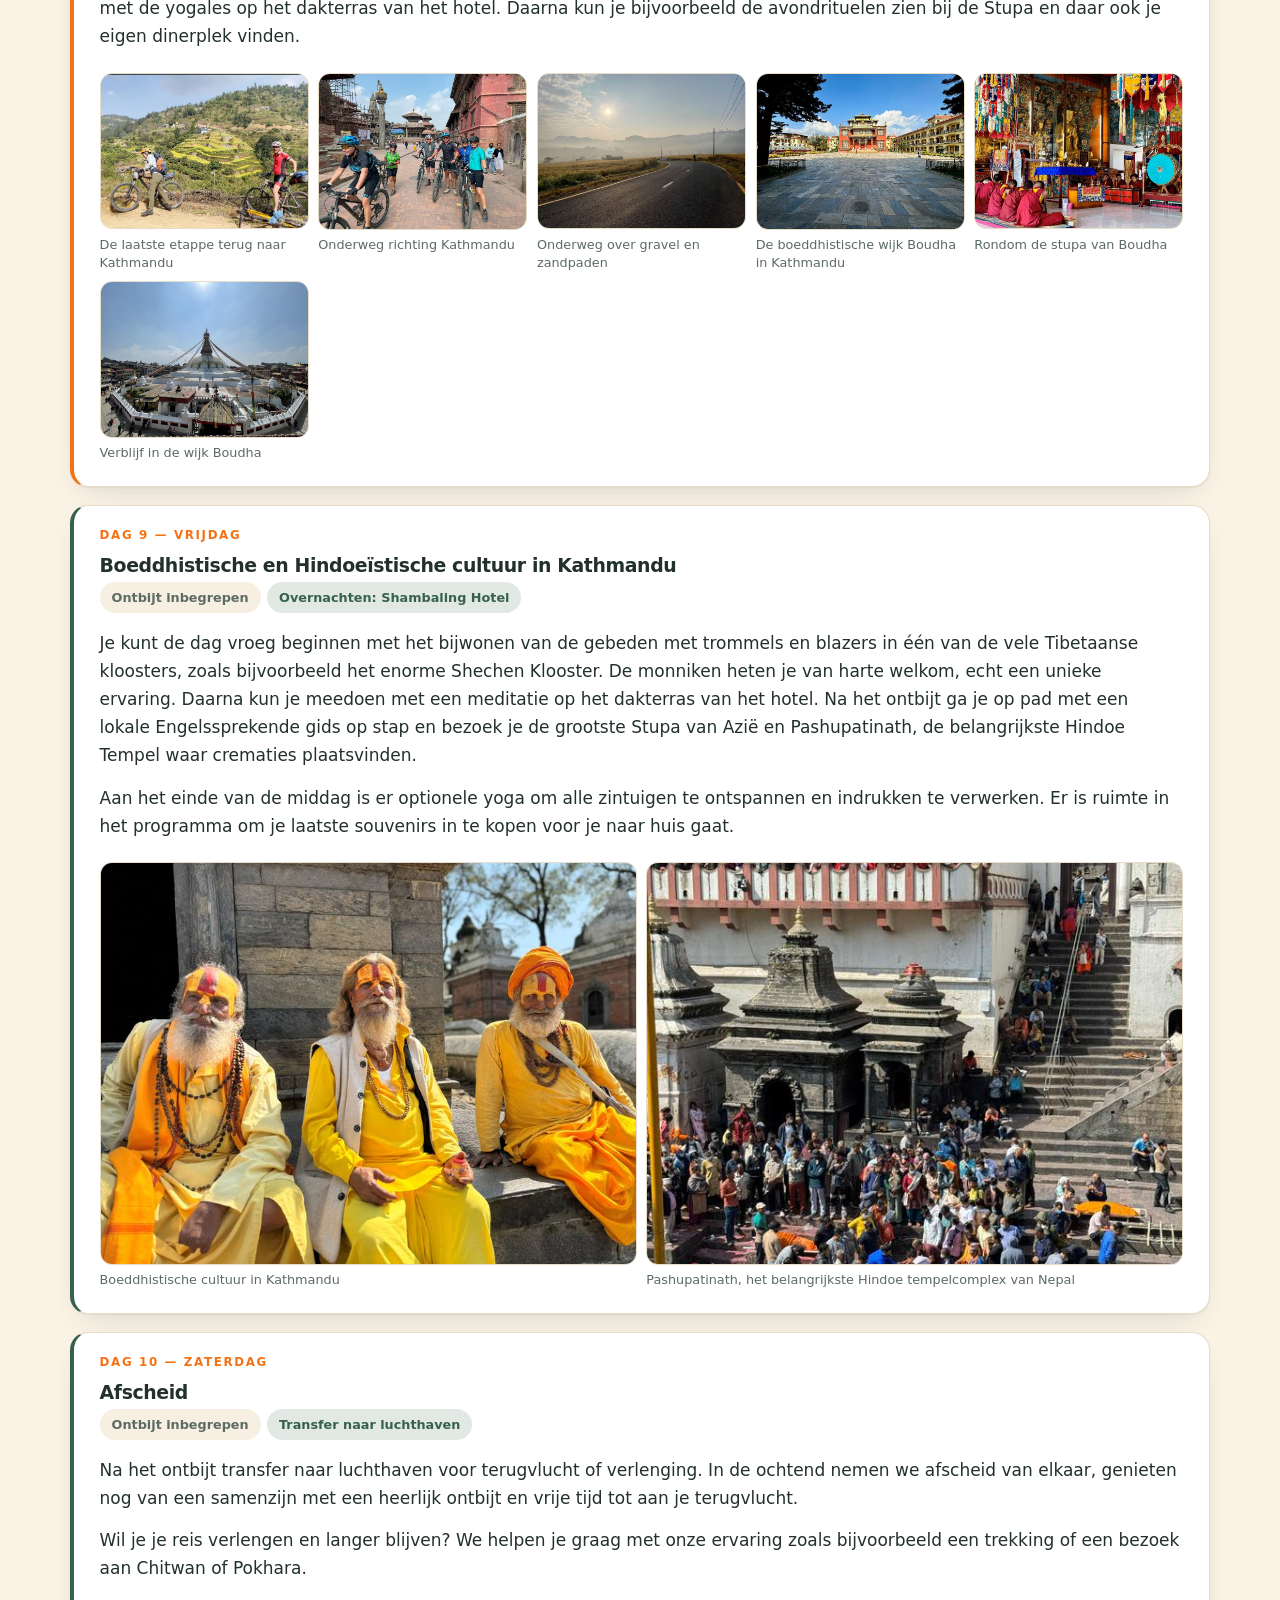
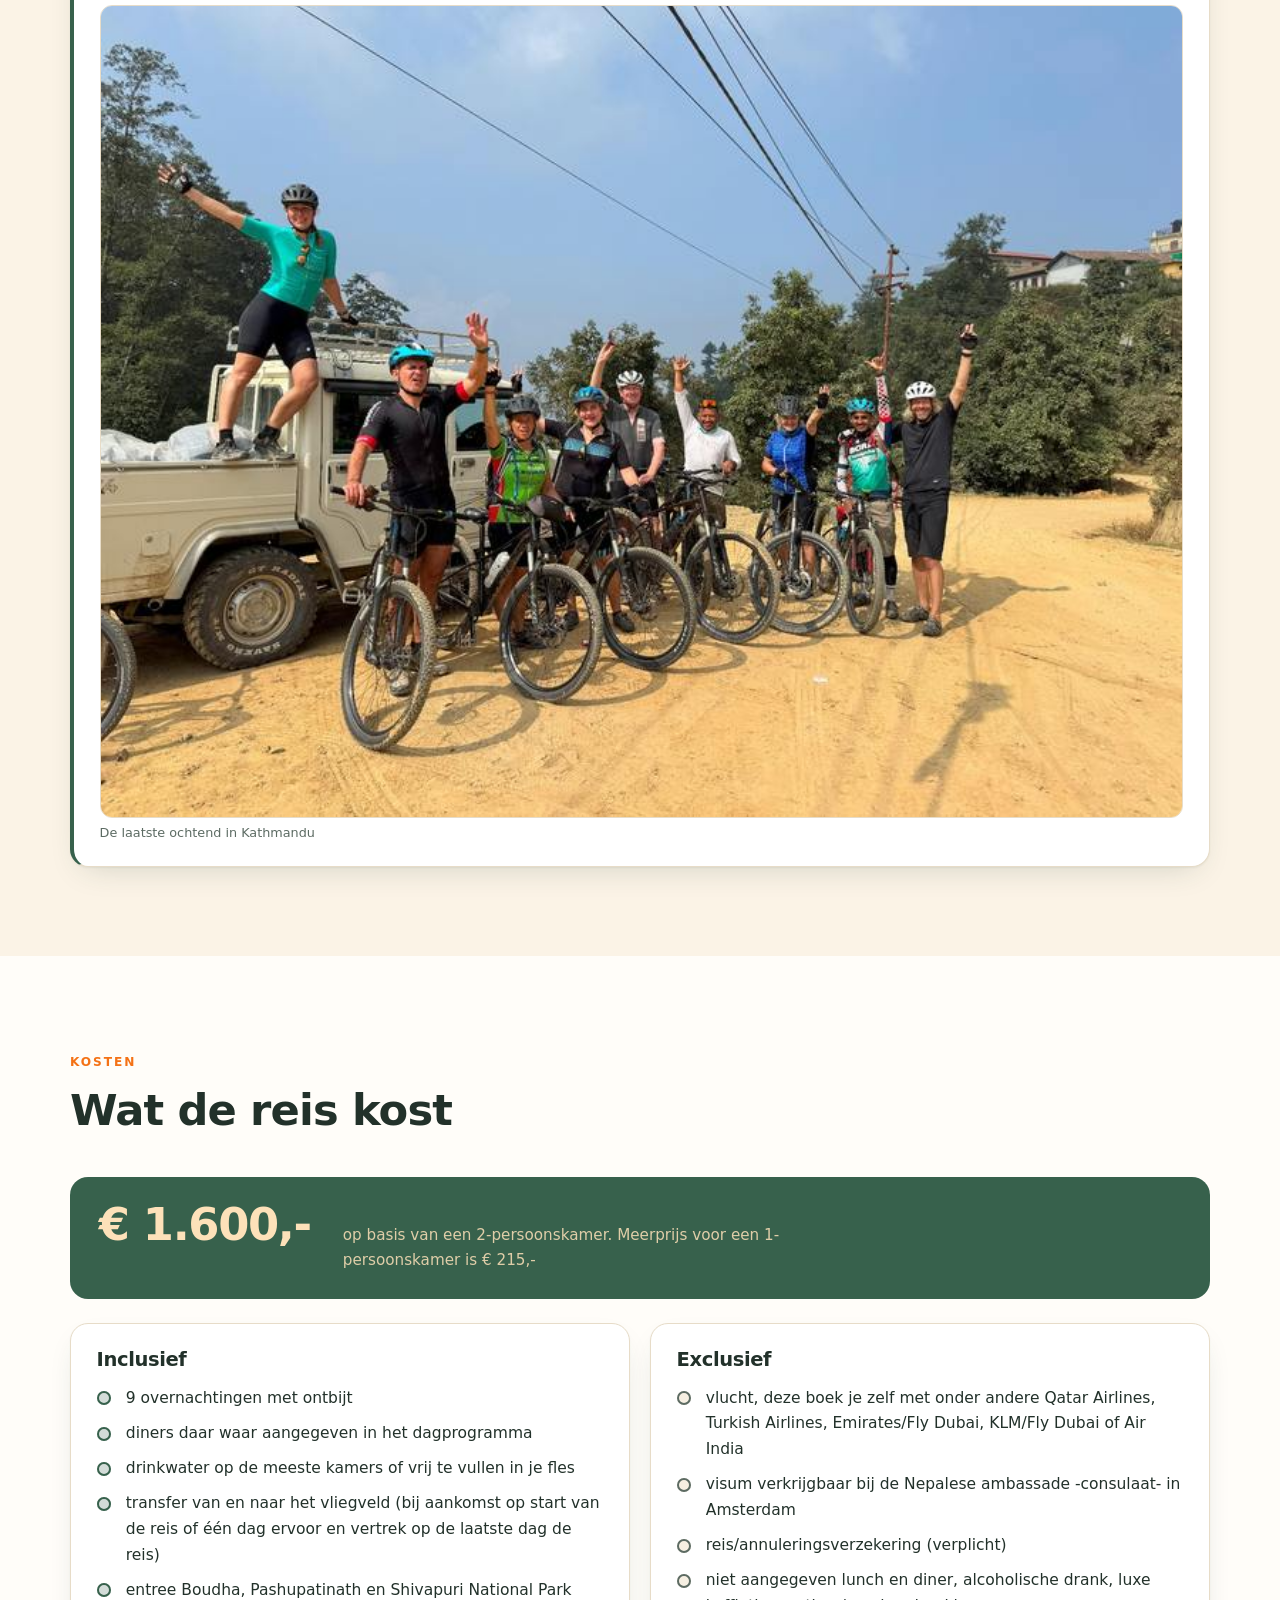
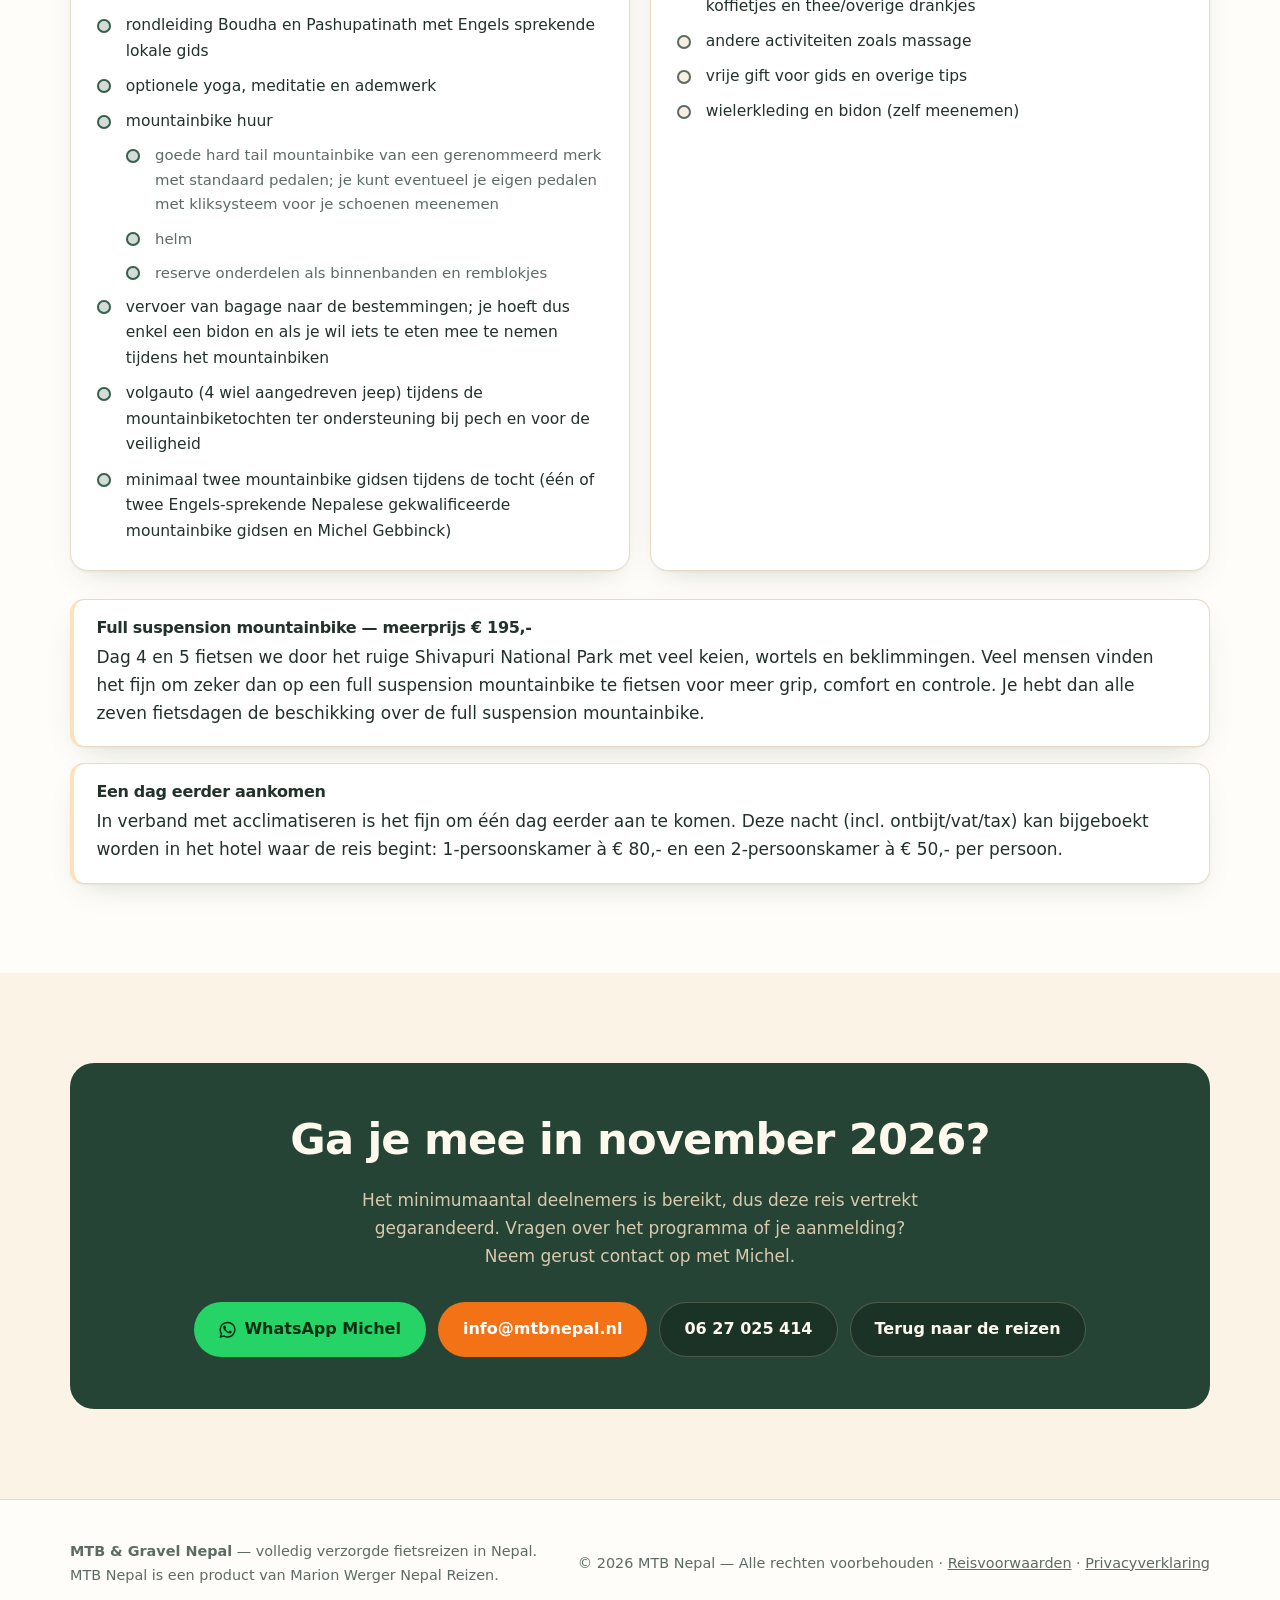
<file: kathmandu-vallei.html>
<!DOCTYPE html>
<html lang="nl" dir="ltr">
<head>
<meta charset="utf-8">
<meta name="viewport" content="width=device-width, initial-scale=1">
<meta name="color-scheme" content="light dark">
<title>Culturele Mountainbike Reis Nepal, 19 – 28 november 2026 — MTB &amp; Gravel Nepal</title>
<meta name="description" content="Tien dagen cultuur, natuur en mountainbiken rondom de Kathmandu vallei in Nepal. Dagprogramma, kosten en wat er inbegrepen is.">
<link rel="canonical" href="https://www.mtbnepal.nl/kathmandu-vallei.html">

<meta property="og:site_name" content="MTB &amp; Gravel Nepal">
<meta property="og:title" content="Culturele Mountainbike Reis Nepal, 19 – 28 november 2026 — MTB &amp; Gravel Nepal">
<meta property="og:description" content="Tien dagen cultuur, natuur en mountainbiken rondom de Kathmandu vallei in Nepal. Dagprogramma, kosten en wat er inbegrepen is.">
<meta property="og:type" content="website">
<meta property="og:locale" content="nl_NL">
<meta property="og:url" content="https://www.mtbnepal.nl/kathmandu-vallei.html">
<meta property="og:image" content="https://www.mtbnepal.nl/share-kathmandu.jpg">
<meta property="og:image:width" content="1200">
<meta property="og:image:height" content="630">
<meta property="og:image:alt" content="Culturele Mountainbike Reis rondom de Kathmandu vallei, 19–28 november 2026">
<meta name="twitter:card" content="summary_large_image">
<meta name="twitter:title" content="Culturele Mountainbike Reis Nepal, 19 – 28 november 2026 — MTB &amp; Gravel Nepal">
<meta name="twitter:description" content="Tien dagen cultuur, natuur en mountainbiken rondom de Kathmandu vallei in Nepal. Dagprogramma, kosten en wat er inbegrepen is.">
<meta name="twitter:image" content="https://www.mtbnepal.nl/share-kathmandu.jpg">
<link rel="icon" href="favicon.ico" sizes="any">
<link rel="icon" href="favicon.svg" type="image/svg+xml">
<link rel="icon" href="favicon-32x32.png" type="image/png" sizes="32x32">
<link rel="icon" href="favicon-16x16.png" type="image/png" sizes="16x16">
<link rel="apple-touch-icon" href="apple-touch-icon.png">
<link rel="manifest" href="site.webmanifest">
<meta name="theme-color" content="#F47216">
<link rel="stylesheet" href="style.css">
<script type="application/ld+json">
{
  "@context": "https://schema.org",
  "@graph": [
    {
      "@type": "TravelAgency",
      "@id": "https://www.mtbnepal.nl/#organisatie",
      "name": "MTB & Gravel Nepal",
      "url": "https://www.mtbnepal.nl/",
      "telephone": "+31627025414",
      "email": "info@mtbnepal.nl",
      "address": {
        "@type": "PostalAddress",
        "streetAddress": "Prinses Irenestraat 2",
        "postalCode": "7271 GB",
        "addressLocality": "Borculo",
        "addressCountry": "NL"
      },
      "sameAs": [
        "https://www.instagram.com/mtbnepal.nl",
        "https://www.facebook.com/mtbnepal.nl",
        "https://www.youtube.com/@michelgebbinck",
        "https://www.linkedin.com/in/michelgebbinck"
      ]
    },
    {
      "@type": "TouristTrip",
      "name": "Culturele Mountainbike Reis Nepal",
      "description": "Tien dagen cultuur, natuur en mountainbiken rondom de Kathmandu vallei in Nepal, waarvan zeven dagen mountainbiken.",
      "url": "https://www.mtbnepal.nl/kathmandu-vallei.html",
      "image": "https://www.mtbnepal.nl/images/hero-kathmandu-vallei.jpg",
      "touristType": "Mountainbikers en gravelrijders",
      "itinerary": {
        "@type": "Place",
        "name": "Nepal",
        "address": {
          "@type": "PostalAddress",
          "addressCountry": "NP"
        }
      },
      "provider": {
        "@id": "https://www.mtbnepal.nl/#organisatie"
      },
      "offers": {
        "@type": "Offer",
        "price": "1600",
        "priceCurrency": "EUR",
        "availability": "https://schema.org/InStock",
        "url": "https://www.mtbnepal.nl/kathmandu-vallei.html",
        "validFrom": "2026-01-01"
      },
      "subjectOf": {
        "@type": "Event",
        "name": "Culturele Mountainbike Reis Nepal",
        "description": "Tien dagen cultuur, natuur en mountainbiken rondom de Kathmandu vallei in Nepal, waarvan zeven dagen mountainbiken.",
        "image": "https://www.mtbnepal.nl/images/hero-kathmandu-vallei.jpg",
        "startDate": "2026-11-19",
        "endDate": "2026-11-28",
        "eventStatus": "https://schema.org/EventScheduled",
        "eventAttendanceMode": "https://schema.org/OfflineEventAttendanceMode",
        "location": {
          "@type": "Place",
          "name": "Nepal",
          "address": {
            "@type": "PostalAddress",
            "addressCountry": "NP"
          }
        },
        "organizer": {
          "@type": "Organization",
          "name": "MTB & Gravel Nepal",
          "url": "https://www.mtbnepal.nl/"
        },
        "performer": {
          "@type": "Person",
          "name": "Michel Gebbinck"
        },
        "offers": {
          "@type": "Offer",
          "price": "1600",
          "priceCurrency": "EUR",
          "availability": "https://schema.org/InStock",
          "url": "https://www.mtbnepal.nl/kathmandu-vallei.html",
          "validFrom": "2026-01-01"
        }
      }
    },
    {
      "@type": "BreadcrumbList",
      "itemListElement": [
        {
          "@type": "ListItem",
          "position": 1,
          "name": "Home",
          "item": "https://www.mtbnepal.nl/"
        },
        {
          "@type": "ListItem",
          "position": 2,
          "name": "Culturele Mountainbike Reis"
        }
      ]
    }
  ]
}
</script>
</head>
<body>
<header class="site-header">
  <div class="wrap">
    <nav class="nav" aria-label="Hoofdnavigatie">
      <a class="brand" href="index.html#top">
        <span class="mark" aria-hidden="true"><svg viewBox="300 46 623 725" xmlns="http://www.w3.org/2000/svg" role="img" aria-label="MTB Nepal logo"><path fill="#F47216" d="M 308.414 87.316 L 308.414 586.167 C 308.414 598.148 315 609.164 325.550 614.835 L 588.453 756.160 C 602.886 763.917 620.25 763.917 634.683 756.160 L 897.582 614.835 C 908.136 609.164 914.718 598.148 914.718 586.167 L 914.718 87.316 C 914.718 69.339 900.148 54.765 882.171 54.765 L 340.964 54.765 C 322.988 54.765 308.414 69.339 308.414 87.316 "/><path fill="#37614C" d="M 573.523 143.390 C 570.121 153.843 592.527 157.976 580.324 183.75 L 611.023 232.367 L 577.605 210.042 L 568.718 237.312 L 611.652 285.546 L 550.812 251.152 L 525.152 271.148 C 526.066 254.093 535.488 243.957 525.398 234.292 L 466.773 181.449 C 465.75 181.5 462.816 183.703 462.285 185.175 C 461.652 186.937 462.515 191.300 463.726 193.148 L 481.410 220.132 C 461.558 228.496 452.406 225.683 445.085 250.800 L 463.300 280.179 L 402.265 244.527 L 352.179 298.046 L 332.984 294.148 L 392.171 213.281 L 409.230 224.742 L 461.226 154.933 L 493.335 184.625 L 577.296 81.777 L 657.722 181.082 L 697.757 144.582 L 741.5 201.816 L 773.257 179.808 C 795.441 199.308 805.273 219.007 834.062 228.074 C 854.375 246.644 871.425 269.328 890.152 290.863 L 852.562 280.558 L 808.578 234.574 L 780.398 208.808 L 781.789 232.441 C 791.75 244.035 800.554 253.105 809.691 266.003 L 772.546 241.171 L 760.617 251.261 L 701.386 173.683 L 697.304 205.503 L 753.417 285.296 L 686.808 225 L 668.761 232.312 L 660.570 210.386 L 583.242 113.546 Z M 573.523 143.390 "/><path fill="#37614C" d="M 463.300 275.996 L 508.863 234.808 L 525.152 264.843 L 550.812 240.164 L 611.652 282.617 L 606.382 248.050 L 655.906 277.117 L 680.738 234.808 L 753.417 282.308 L 749.148 249.886 L 783.304 271.578 L 784.687 251.730 L 809.691 258.496 L 817.609 248.898 L 890.152 289.179 L 890.152 351.519 L 332.984 351.519 L 332.984 293.234 L 415.957 270.761 Z M 463.300 275.996 "/><path fill="#37614C" d="M 332.984 351.519 L 332.984 567.503 C 332.984 579.820 339.75 591.136 350.597 596.968 L 588.437 724.820 C 602.878 732.585 620.253 732.585 634.699 724.820 L 872.539 596.968 C 883.386 591.136 890.152 579.820 890.152 567.503 L 890.152 351.519 Z M 332.984 351.519 "/><path fill="#FDE1B9" d="M 546.757 311.476 C 548.101 311.476 549.445 312.820 549.445 314.164 L 549.445 443.136 C 549.445 444.476 548.101 445.820 546.757 445.820 L 511.828 445.820 C 510.484 445.820 509.140 444.476 509.140 443.136 L 509.140 375.066 L 508.691 375.066 C 508.691 375.066 505.335 382.007 500.410 388.726 L 467.718 433.281 L 435.253 388.726 C 430.324 382.007 426.964 375.066 426.964 375.066 L 426.296 375.066 L 426.296 443.136 C 426.296 444.476 424.949 445.820 423.609 445.820 L 388.679 445.820 C 387.335 445.820 385.992 444.476 385.992 443.136 L 385.992 314.164 C 385.992 312.820 387.335 311.476 388.679 311.476 L 418.679 311.476 C 420.25 311.476 421.816 312.148 422.937 313.714 L 467.492 374.843 L 467.941 374.843 L 512.5 313.714 C 513.617 312.148 515.187 311.476 516.753 311.476 Z M 546.757 311.476 "/><path fill="#FDE1B9" d="M 568.242 345.511 C 566.902 345.511 565.109 343.718 565.109 342.375 L 565.109 314.609 C 565.109 313.265 566.902 311.476 568.242 311.476 L 697.214 311.476 C 698.558 311.476 700.351 313.265 700.351 314.609 L 700.351 342.375 C 700.351 343.718 698.558 345.511 697.214 345.511 L 652.882 345.511 L 652.882 443.136 C 652.882 444.476 651.539 445.820 650.195 445.820 L 615.265 445.820 C 613.921 445.820 612.578 444.476 612.578 443.136 L 612.578 345.511 Z M 568.242 345.511 "/><path fill="#FDE1B9" d="M 756.320 414.027 L 788.339 414.027 C 799.980 414.027 804.234 409.546 804.234 402.832 C 804.234 396.339 799.308 391.410 787.890 391.410 L 756.320 391.410 Z M 756.320 362.75 L 786.996 362.75 C 796.398 362.75 799.757 358.722 799.757 353.125 C 799.757 347.527 795.277 343.269 785.652 343.269 L 756.320 343.269 Z M 718.703 445.820 C 717.359 445.820 716.015 444.476 716.015 443.136 L 716.015 314.164 C 716.015 312.820 717.359 311.476 718.703 311.476 L 792.589 311.476 C 823.492 311.476 839.835 328.046 839.835 348.867 C 839.835 359.167 835.804 367.453 828.863 373.722 L 828.863 373.945 C 838.718 380.886 844.539 391.187 844.539 404.398 C 844.539 430.148 825.507 445.820 792.589 445.820 Z M 718.703 445.820 "/><path fill="#FDE1B9" d="M 421.105 536.683 C 417.003 531.558 412.320 524.242 412.320 524.242 L 411.738 524.242 L 411.738 581.156 C 411.738 582.25 410.859 583.351 409.980 583.351 L 387.144 583.351 C 386.265 583.351 385.386 582.25 385.386 581.156 L 385.386 475.746 C 385.386 474.648 386.265 473.550 387.144 473.550 L 406.906 473.550 L 444.527 521.128 C 448.769 526.437 452.578 532.476 452.578 532.476 L 453.015 532.476 L 453.015 475.746 C 453.015 474.648 453.894 473.550 454.769 473.550 L 477.609 473.550 C 478.484 473.550 479.363 474.648 479.363 475.746 L 479.363 581.156 C 479.363 582.25 478.484 583.351 477.609 583.351 L 457.843 583.351 Z M 421.105 536.683 "/><path fill="#FDE1B9" d="M 522.410 540.894 L 522.410 555.531 L 570.421 555.531 C 571.300 555.531 572.472 557 572.472 558.093 L 572.472 580.789 C 572.472 581.886 571.300 583.351 570.421 583.351 L 497.816 583.351 C 496.941 583.351 496.062 582.25 496.062 581.156 L 496.062 475.746 C 496.062 474.648 496.941 473.550 497.816 473.550 L 569.835 473.550 C 570.714 473.550 571.886 475.015 571.886 476.113 L 571.886 498.804 C 571.886 499.902 570.714 501.367 569.835 501.367 L 522.410 501.367 L 522.410 514.910 L 565.445 514.910 C 566.324 514.910 567.496 516.371 567.496 517.468 L 567.496 538.332 C 567.496 539.429 566.324 540.894 565.445 540.894 Z M 522.410 540.894 "/><path fill="#FDE1B9" d="M 611.566 501.367 L 611.566 531.558 L 622.984 531.558 C 631.179 531.558 636.304 525.523 636.304 516.554 C 636.304 507.589 631.328 501.367 622.984 501.367 Z M 586.972 583.347 C 586.093 583.347 585.214 582.25 585.214 581.152 L 585.214 475.75 C 585.214 474.648 586.093 473.550 586.972 473.550 L 625.617 473.550 C 647.429 473.550 662.796 490.570 662.796 516.003 C 662.796 541.992 646.695 557.546 625.617 557.546 L 611.566 557.546 L 611.566 581.152 C 611.566 582.25 610.687 583.347 609.808 583.347 Z M 586.972 583.347 "/><path fill="#FDE1B9" d="M 703.937 542.726 L 724.140 542.726 L 720.187 531.558 C 717.843 524.789 714.476 510.699 714.476 510.699 L 713.597 510.699 C 713.597 510.699 710.234 524.789 707.890 531.558 Z M 733.214 568.710 L 694.863 568.710 L 690.617 580.968 C 689.886 582.980 689.300 583.351 687.542 583.351 L 662.953 583.351 C 662.074 583.351 661.781 582.617 661.781 582.066 C 661.781 581.519 662.074 580.789 662.367 579.875 L 701.742 473.550 L 726.335 473.550 L 765.710 579.875 C 766.003 580.605 766.296 581.519 766.296 582.066 C 766.296 582.617 766.003 583.351 765.125 583.351 L 740.535 583.351 C 738.777 583.351 738.191 582.980 737.460 580.968 Z M 733.214 568.710 "/><path fill="#FDE1B9" d="M 802.464 555.531 L 841.105 555.531 C 841.984 555.531 843.156 557 843.156 558.093 L 843.156 580.789 C 843.156 581.886 841.984 583.351 841.105 583.351 L 777.871 583.351 C 776.992 583.351 776.113 582.25 776.113 581.156 L 776.113 475.746 C 776.113 474.648 776.992 473.550 777.871 473.550 L 800.707 473.550 C 801.585 473.550 802.464 474.648 802.464 475.746 Z M 802.464 555.531 "/></svg></span>
        <span>MTB &amp; Gravel Nepal<small>Fietsreizen in de Himalaya</small></span>
      </a>
      <input class="nav-toggle" type="checkbox" id="nav-toggle" aria-hidden="true" tabindex="-1">
      <label class="nav-toggle-label" for="nav-toggle" role="button" tabindex="0" aria-label="Menu openen of sluiten"><span></span></label>
      <div class="nav-links">
        <div class="has-sub">
          <a href="index.html#reizen">Reizen<svg class="caret" width="9" height="6" viewBox="0 0 10 7" aria-hidden="true" focusable="false"><path d="M1 1l4 4 4-4" fill="none" stroke="currentColor" stroke-width="1.8" stroke-linecap="round" stroke-linejoin="round"/></svg></a>
          <div class="submenu">
            <a href="kathmandu-vallei.html">Kathmandu vallei</a>
            <a href="upper-mustang.html">Upper Mustang</a>
          </div>
        </div>
        <a href="index.html#data">Data</a>
        <a href="index.html#conditie">Fitheid</a>
        <a href="index.html#fotoalbum">Fotoalbum</a>
        <a href="index.html#ervaringen">Ervaringen</a>
        <a href="veelgestelde-vragen.html">Vragen</a>
        <a href="index.html#over">Over</a>
        <a class="cta" href="index.html#contact">Contact</a>
      </div>
    </nav>
  </div>
</header>

<main id="top">

  <section class="page-hero">
    <img class="page-hero__bg" src="images/hero-kathmandu-vallei.jpg" alt="Mountainbiken rondom de Kathmandu vallei in Nepal">
    <div class="wrap page-hero__inner">
      <p class="crumbs"><a href="index.html">Home</a><span>›</span>Culturele Mountainbike Reis</p>
      <span class="tag tag--calm">Reis 1 · toegankelijk</span>
      <h1 style="margin-block-start:.8rem">Culturele Mountainbike Reis Nepal</h1>
      <p class="dates-line">19 – 28 november 2026</p>
      <p>Ga mee op Cultuur en Mountainbike Reis rondom de Kathmandu vallei in Nepal. Tien dagen cultuur, natuur, inspiratie en bezinning.</p>
      <div class="btn-row">
        <a class="btn btn--primary" href="#programma">Bekijk het dagprogramma</a>
        <a class="btn btn--ghost" href="#kosten">Kosten</a>
      </div>
    </div>
  </section>

  <div class="wrap">
    <div class="facts">
      <div><strong>10 dagen</strong><span>19 – 28 november 2026</span></div>
      <div><strong>7 dagen</strong><span>mountainbiken</span></div>
      <div><strong>€ 1.600,-</strong><span>2-persoonskamer</span></div>
      <div><strong>Gegarandeerd</strong><span>minimumaantal bereikt</span></div>
    </div>
  </div>

  <!-- HOOGTEPUNTEN -->
  <section class="section">
    <div class="wrap">
      <div class="section-head">
        <span class="eyebrow">Hoogtepunten</span>
        <h2>Wat je onderweg beleeft</h2>
      </div>
      <ul class="highlights">
        <li><span>Zeven dagen mountainbiken over bergtoppen, door jungle, langs watervallen en bergdorpjes, over single tracks, kasseien en gravelpaden en met glooiende afdalingen</span></li>
        <li><span>Uitzicht op acht van tien 's werelds hoogste bergtoppen inclusief Mount Everest</span></li>
        <li><span>Voel en hoor de jungle van Shivapuri National Park</span></li>
        <li><span>Beleef de magie van gebedsrituelen in boeddhistische kloosters</span></li>
        <li><span>Ervaar het lokale leven en eet met de Nepalezen</span></li>
        <li><span>Bezoek Pashupatinath, het belangrijkste Hindoe tempel complex van Nepal met tempeloffers, Saddhus en crematies aan de oever van de rivier</span></li>
        <li><span>Tien dagen cultuur, natuur, inspiratie en bezinning</span></li>
      </ul>

      <div class="notes">
        <div class="note-card">
          <h3>Samen reizen, ieder je eigen accent</h3>
          <p>De reis loopt parallel aan de yogareis van Marion Werger en begint en eindigt met cultuur in Kathmandu samen met de yogagroep. Hierdoor kun je met vrienden een gezamenlijke reis naar Nepal maken, ieder met je eigen accent van yoga of mountainbiken. Maar je kunt ook gewoon alleen of met je mountainbike vrienden mee. Als je wil kun je meedoen met de yoga- en meditatiesessies. Ook als je nog niet bekend bent met yoga en of meditatie is dit een mooie aanvulling en ondersteuning voor het mountainbiken en de reis. Maar als je alleen wil mountainbiken met Michel is dat natuurlijk ook prima.</p>
        </div>
      </div>
    </div>
  </section>

  <!-- VIDEO -->
  <section class="section" id="video">
    <div class="wrap">
      <div class="section-head">
        <span class="eyebrow">Video's</span>
        <h2>Zie de reis in beeld</h2>
        <p class="lead">Een eerste indruk van de reis rondom de Kathmandu vallei. De complete videoserie staat op het YouTube-kanaal van Michel Gebbinck.</p>
      </div>
      <div class="trip-videos trip-videos--duo">
          <figure>
            <div class="frame frame--tall">
              <button type="button" class="vplay vplay--tall" data-video="rChO2ek9Luo" data-params="autoplay=1&amp;playsinline=1&amp;rel=0&amp;modestbranding=1"
                      aria-label="Video afspelen: Ga mee op Cultuur en Mountainbike Reis in Nepal">
                <img src="images/poster-kathmandu.jpg" alt="Ga mee op Cultuur en Mountainbike Reis in Nepal" loading="lazy" decoding="async">
                <span class="vplay__btn"><svg class="vplay__icon" width="62" height="62" viewBox="0 0 68 48" aria-hidden="true" focusable="false"><path d="M66.5 7.5a8.5 8.5 0 0 0-6-6C55.2 0 34 0 34 0S12.8 0 7.5 1.5a8.5 8.5 0 0 0-6 6C0 12.8 0 24 0 24s0 11.2 1.5 16.5a8.5 8.5 0 0 0 6 6C12.8 48 34 48 34 48s21.2 0 26.5-1.5a8.5 8.5 0 0 0 6-6C68 35.2 68 24 68 24s0-11.2-1.5-16.5z" fill="#E5332A"/><path d="M27 34V14l18 10z" fill="#fff"/></svg></span>
                <span class="vplay__note">Klik om af te spelen &middot; laadt YouTube</span>
              </button>
            </div>
            <figcaption>Ga mee op Cultuur en Mountainbike Reis rondom de Kathmandu vallei</figcaption>
          </figure>

          <figure>
            <div class="frame">
              <button type="button" class="vplay" data-video="videoseries" data-params="autoplay=1&amp;list=PLqtIkDXtgbHoWTdd78sfOBwMpc2Qba-na&amp;playsinline=1&amp;rel=0&amp;modestbranding=1"
                      aria-label="Video afspelen: Mountainbiken in Nepal — videoserie">
                <img src="images/poster-serie.jpg" alt="Mountainbiken in Nepal — videoserie" loading="lazy" decoding="async">
                <span class="vplay__btn"><svg class="vplay__icon" width="62" height="62" viewBox="0 0 68 48" aria-hidden="true" focusable="false"><path d="M66.5 7.5a8.5 8.5 0 0 0-6-6C55.2 0 34 0 34 0S12.8 0 7.5 1.5a8.5 8.5 0 0 0-6 6C0 12.8 0 24 0 24s0 11.2 1.5 16.5a8.5 8.5 0 0 0 6 6C12.8 48 34 48 34 48s21.2 0 26.5-1.5a8.5 8.5 0 0 0 6-6C68 35.2 68 24 68 24s0-11.2-1.5-16.5z" fill="#E5332A"/><path d="M27 34V14l18 10z" fill="#fff"/></svg></span>
                <span class="vplay__note">Klik om af te spelen &middot; laadt YouTube</span>
              </button>
            </div>
            <figcaption>De complete videoserie: Mountainbiken in Nepal</figcaption>
          </figure>
      </div>
      <div class="btn-row">
        <a class="btn btn--dark" href="https://www.youtube.com/@michelgebbinck" target="_blank" rel="noopener">Bekijk het YouTube-kanaal</a>
      </div>
    </div>
  </section>

  <!-- PROGRAMMA -->
  <section class="section section--alt" id="programma">
    <div class="wrap">
      <div class="section-head">
        <span class="eyebrow">Dagprogramma</span>
        <h2>Dag voor dag</h2>
      </div>

      <div class="days">

        <article class="day day--calm">
          <div class="day__head">
            <span class="day__no">Dag 1 — Donderdag</span>
            <h3>Aankomst en verkennen Kathmandu</h3>
          </div>
          <div class="day__meta">
            <span class="chip">Diner inbegrepen</span>
            <span class="chip chip--stay">Overnachten: Kathmandu Guest House</span>
          </div>
          <div class="day__body">
            <p>Je wordt opgehaald van het vliegveld op de dag van aankomst of de dag ervoor. De rit naar het hotel laat je gelijk al kennismaken met Nepal. Je rijdt door de kleurrijke chaos van de stad naar de wijk Thamel, waar je de eerste twee nachten verblijft zodat je goed kunt landen.</p>
            <p>Je verblijft in het legendarische Kathmandu Guest House, waar vele bergbeklimmers zoals Reinhold Messner verbleven. Hier in het hart van de wijk Thamel kun je je laten onderdompelen in de vele winkeltjes met onder andere outdoor spullen, nog een massage nemen, naar de oude binnenstad en Durbar Square gaan, je met een Riskha door de stad laten rondrijden, de rust opzoeken bij de Garden of Dreams of rustig vertoeven in de grote tuin van het hotel. Om 13.30 is de opening van de reis en maken we kennis met elkaar. Daarna neemt een gids je mee op pad naar de oude binnenstad en het koningsplein van Kathmandu. De eerste avond wordt je getrakteerd op de traditionele Nepalese maaltijd: Dal Bhat.</p>
          </div>
        </article>

        <article class="day day--calm">
          <div class="day__head">
            <span class="day__no">Dag 2 — Vrijdag</span>
            <h3>Mountainbike uitzoeken en testrit naar Monkey Tempel</h3>
          </div>
          <div class="day__meta">
            <span class="chip">Ontbijt inbegrepen</span>
            <span class="chip chip--stay">Overnachten: Kathmandu Guest House</span>
          </div>
          <div class="day__body">
            <p>Na het ontbijt gaan we de mountainbikes passen, maken we kennis met de lokale mountainbikegids en bespreken we de mountainbiketocht.</p>
            <p>Als iedereen voorbereidt is maken we een testrit door de wijk Thamel. Onderweg zie je kleurrijke markten, kleine tempels en het dagelijkse Nepalese leven. We fietsen omhoog naar de beroemde Swayambhunath, ook bekend als Monkey Tempel. Dit is een van de oudste en meest iconische religieuze complexen in Kathmandu. Het is een belangrijk pelgrimsoord voor zowel boeddhisten als hindoes en staat op de UNESCO Werelderfgoedlijst. We zien de iconische stupa met de ogen van Boeddha en genieten van het panoramische uitzicht over Kathmandu. We draaien gebedsmolens, bewonderen de kleurrijke gebedsvlaggen en ervaren de unieke sfeer van deze heilige plek, omringd door tempels en nieuwsgierige apen.</p>
            <p>In de middag fietsen we terug naar het hotel en heb je tijd om inkopen te doen en kun je op eigen gelegenheid een plekje zoeken voor je diner. De wijk Thamel staat bekend om de vele outdoorwinkels, leuke restaurantjes en het is de perfect plek om Nepalese energierepen voor tijdens het fietsen in te slaan.</p>
          </div>
          <div class="day__photos">
            <figure><img src="images/reis1-dag02-01.jpg" alt="Kennismaken met Kathmandu en de mountainbikes" loading="lazy" decoding="async"><figcaption>Kennismaken met Kathmandu en de mountainbikes</figcaption></figure>
            <figure><img src="images/reis1-dag02-02.jpg" alt="Onderweg naar Swayambhunath, de Monkey Tempel" loading="lazy" decoding="async"><figcaption>Onderweg naar Swayambhunath, de Monkey Tempel</figcaption></figure>
          </div>
        </article>

        <article class="day">
          <div class="day__head">
            <span class="day__no">Dag 3 — Zaterdag</span>
            <h3>Mountainbiken naar Kakani</h3>
          </div>
          <div class="day__meta">
            <span class="chip chip--ride">31 km</span>
            <span class="chip chip--ride">880 hoogtemeters</span>
            <span class="chip chip--ride">4 uur onderweg incl. alle stops</span>
            <span class="chip">Ontbijt, lunchpakket en diner</span>
            <span class="chip chip--stay">Overnachten: Hotel Mystic Kakani</span>
          </div>
          <div class="day__body">
            <p>De ochtend kun je starten met meditatie en ademwerk. Na het ontbijt wordt je bagage in de jeep geladen en stappen we op de mountainbike. We fietsen door de drukte van Kathmandu (hoogte 1450 meter) en komen al snel in de rust van de bergen en fluitende vogels in de bossen van de Ranabiry Community Forest. We fietsen door de welkomspoort van het district Nuwakot en klimmen naar 2010 meter hoogte over asfalt, zand en gravel richting het dorpje Kakani. Onderweg hebben we zicht op landerijen en rijstvelden en zien we de lokale Tamang gemeenschappen en tempels. We nemen de tijd om onderweg te eten en te drinken.</p>
            <p>Einddoel is Hotel Mystic Kakani dat uniek gelegen is op een bergtop met uitzicht op de Himalayas. Je geniet hier van een vrije middag, lunch en diner. Alle tijd om uit te rusten van de eerste dag fietsen op Nepalese wegen.</p>
          </div>
          <div class="day__photos">
            <figure><img src="images/reis1-dag03-01.jpg" alt="Op weg naar Kakani" loading="lazy" decoding="async"><figcaption>Op weg naar Kakani</figcaption></figure>
            <figure><img src="images/reis1-dag03-02.jpg" alt="Onderweg tussen Kathmandu en Kakani" loading="lazy" decoding="async"><figcaption>Onderweg tussen Kathmandu en Kakani</figcaption></figure>
            <figure><img src="images/reis1-dag03-03.jpg" alt="Uitzicht onderweg naar Kakani" loading="lazy" decoding="async"><figcaption>Uitzicht onderweg naar Kakani</figcaption></figure>
            <figure><img src="images/reis1-dag03-04.jpg" alt="Aankomst in Kakani, op de bergtop" loading="lazy" decoding="async"><figcaption>Aankomst in Kakani, op de bergtop</figcaption></figure>
          </div>
        </article>

        <article class="day">
          <div class="day__head">
            <span class="day__no">Dag 4 — Zondag</span>
            <h3>Mountainbiken door Shivapuri National Park naar Dadagaun</h3>
          </div>
          <div class="day__meta">
            <span class="chip chip--ride">18 km</span>
            <span class="chip chip--ride">390 hoogtemeters</span>
            <span class="chip chip--ride">3,5 uur onderweg</span>
            <span class="chip">Ontbijt en diner</span>
            <span class="chip chip--stay">Overnachten: Green Valley Resort</span>
          </div>
          <div class="day__body">
            <p>Ontbijten met magisch uitzicht op de Himalayas. Daarna pakken we de mountainbike en fietsen de jungle van het Shivapuri National Park in. Af en toe is het pittig met single tracks en losliggende stenen zodat je soms beter kunt lopen. Maar we hebben de tijd en de jungle is zo mooi. Onderweg stoppen we regelmatig om te genieten van de natuur en foto's te maken.</p>
            <p>We eindigen bij het Green Valley Resort in het Shivapuri National Park. Een heerlijk luxe resort waar je kunt uitrusten voor de volgende dag. Geniet hier van een vrije middag, lunch, diner en een prachtig uitzicht over de Kathmandu vallei.</p>
          </div>
          <div class="day__photos">
            <figure><img src="images/reis1-dag04-01.jpg" alt="Door Shivapuri National Park richting Dadagaun" loading="lazy" decoding="async"><figcaption>Door Shivapuri National Park richting Dadagaun</figcaption></figure>
            <figure><img src="images/reis1-dag04-02.jpg" alt="Rustpunt in Shivapuri National Park" loading="lazy" decoding="async"><figcaption>Rustpunt in Shivapuri National Park</figcaption></figure>
          </div>
        </article>

        <article class="day">
          <div class="day__head">
            <span class="day__no">Dag 5 — Maandag</span>
            <h3>Mountainbiken door Shivapuri National Park naar Chisopani</h3>
          </div>
          <div class="day__meta">
            <span class="chip chip--ride">37 km</span>
            <span class="chip chip--ride">1020 hoogtemeters</span>
            <span class="chip chip--ride">7,5 uur onderweg</span>
            <span class="chip">Ontbijt en diner</span>
            <span class="chip chip--stay">Overnachten: Dorje Lakpa Hotel</span>
          </div>
          <div class="day__body">
            <p>Na het ontbijt vervolgen we de tocht door Shivapuri National Park. Eerst even flink klimmen tussen losliggende stenen maar al snel wordt het pad eenvoudiger en komen we langs verschillende watervallen. We klimmen over rotsige single tracks en historische kasseienpaden en dalen over glooiende zandweggetjes. We stoppen voor koffie en lunchen in de jungle. We fietsen langs gebedsvlaggen, loslopende geiten en ossen en hebben uitzicht over bergen en valleien.</p>
            <p>We overnachten in het eenvoudige trekkershotel Dorje Lakpa in bergdorp Chisopani. Het hotel wordt gerund door een gezellige familie die met lokale producten ons diner maakt.</p>
          </div>
          <div class="day__photos">
            <figure><img src="images/reis1-dag05-01.jpg" alt="Onderweg door Shivapuri National Park naar Chisopani" loading="lazy" decoding="async"><figcaption>Onderweg door Shivapuri National Park naar Chisopani</figcaption></figure>
            <figure><img src="images/reis1-dag05-02.jpg" alt="Onderweg richting Chisopani" loading="lazy" decoding="async"><figcaption>Onderweg richting Chisopani</figcaption></figure>
            <figure><img src="images/reis1-dag05-03.jpg" alt="Uitzicht over bergen en valleien onderweg" loading="lazy" decoding="async"><figcaption>Uitzicht over bergen en valleien onderweg</figcaption></figure>
          </div>
        </article>

        <article class="day">
          <div class="day__head">
            <span class="day__no">Dag 6 — Dinsdag</span>
            <h3>Mountainbiken naar Nagarkot</h3>
          </div>
          <div class="day__meta">
            <span class="chip chip--ride">23 km</span>
            <span class="chip chip--ride">560 hoogtemeters</span>
            <span class="chip chip--ride">3,75 uur onderweg</span>
            <span class="chip">Ontbijt inbegrepen</span>
            <span class="chip chip--stay">Overnachten: Hotel Country Villa</span>
          </div>
          <div class="day__body">
            <p>Wakker worden in Chisopani met de prachtige zonsopgang en geweldige uitzichten op de Himalayas. Je ontbijt op het terras van het hotel en hebt bij goed weer zicht op acht van tien 's werelds hoogste bergtoppen inclusief Mount Everest.</p>
            <p>Vandaag gaan we meer dalen dan klimmen. We rijden over bredere en eenvoudiger gravel en zandpaden en kunnen ontspannen genieten van de ongelooflijk prachtige uitzichten. Je blijft je verbazen over het uitzicht op de besneeuwde bergtoppen als je weer een bocht omdraait.</p>
            <p>We overnachten in het luxe Hotel Country Villa waarbij de terrassen, je kamer en zelfs je badkamer een prachtig zicht heeft op de Himalayas. De kamer heeft volledige privacy en je kunt de gordijnen open laten om met de sterren in slaap te vallen en door de zonsopgang gewekt te worden. Je hebt een vrije middag om uit te rusten, een massage of sauna te nemen in het wellness center van het hotel of bijvoorbeeld te fietsen of wandelen naar de uitkijktoren of de lokale markt van Nagarkot. In de avond is er een goed diner buffet en kun je nog even afzakken in de sunset bar met een drankje.</p>
          </div>
          <div class="day__photos">
            <figure><img src="images/reis1-dag06-01.jpg" alt="De ochtend in Chisopani, met zicht op de Himalaya" loading="lazy" decoding="async"><figcaption>De ochtend in Chisopani, met zicht op de Himalaya</figcaption></figure>
          </div>
        </article>

        <article class="day">
          <div class="day__head">
            <span class="day__no">Dag 7 — Woensdag</span>
            <h3>Mountainbiken naar Namo Buddha</h3>
          </div>
          <div class="day__meta">
            <span class="chip chip--ride">32 km</span>
            <span class="chip chip--ride">820 hoogtemeters</span>
            <span class="chip chip--ride">5,5 uur onderweg</span>
            <span class="chip">Ontbijt en diner</span>
            <span class="chip chip--stay">Overnachten: Mundum Farm Stay</span>
          </div>
          <div class="day__body">
            <p>Na het ontbijt vertrekken we voor een weer wat langere maar ontspannen tocht over bredere gravel en asfalt wegen. We klimmen eerst nog een half uurtje tot 2180 meter hoogte en dan volgt een heerlijke lange afdaling van een uur naar 1520 meter met uitzicht over de vallei van koningstad Bhaktapur. We bekijken een tempel en lunchen bij een street food kraampje.</p>
            <p>We klimmen vervolgens geleidelijk naar onze eindbestemming voor vandaag: Namo Buddha op 1980 meter. Namo Buddha is één van de belangrijkste boeddhistische religieuze plekken ter wereld. Je vindt hier een stupa, tempel en het Thrangu Tashi Yangtse klooster. Op de plek van de tempel zou duizenden jaren geleden de Boeddha in een van zijn incarnaties als prins, zijn lichaam opgeofferd hebben aan een uitgehongerde tijgerin en haar welpen. Dit als daad van compassie voor al het leven op aarde. Aan het eind van de middag wonen we de Pujas bij in het klooster. Puja is een ritueel waarbij de monniken op monotone wijze heilige teksten zingen begeleid door indrukwekkende zware trommels, hoorns en toeters.</p>
            <p>We eten en overnachten bij Mundum Farm Stay, een kleinschalige ecoboerderij met een prachtig uitzicht op de vallei. Ze bereiden biologische maaltijden met ingrediënten van eigen boerderij.</p>
          </div>
          <div class="day__photos">
            <figure><img src="images/reis1-dag07-01.jpg" alt="Onderweg naar Namo Buddha" loading="lazy" decoding="async"><figcaption>Onderweg naar Namo Buddha</figcaption></figure>
            <figure><img src="images/reis1-dag07-02.jpg" alt="Namo Buddha, een van de belangrijkste boeddhistische plekken" loading="lazy" decoding="async"><figcaption>Namo Buddha, een van de belangrijkste boeddhistische plekken</figcaption></figure>
            <figure><img src="images/reis1-dag07-03.jpg" alt="Verblijf bij Namo Buddha" loading="lazy" decoding="async"><figcaption>Verblijf bij Namo Buddha</figcaption></figure>
          </div>
        </article>

        <article class="day">
          <div class="day__head">
            <span class="day__no">Dag 8 — Donderdag</span>
            <h3>Mountainbiken naar Kathmandu</h3>
          </div>
          <div class="day__meta">
            <span class="chip chip--ride">48 km</span>
            <span class="chip chip--ride">840 hoogtemeters</span>
            <span class="chip chip--ride">5,5 uur onderweg</span>
            <span class="chip">Ontbijt inbegrepen</span>
            <span class="chip chip--stay">Overnachten: Shambaling Hotel</span>
          </div>
          <div class="day__body">
            <p>Na vroeg ontbijten beginnen we bij zonsopkomst aan een mooie afdaling over verharde wegen en zien de zon stijgen over vlaktes met rijstvelden. We fietsen de middeleeuwse stad Panauti (een Unesco World Heritage Site) in en bekijken de tempels. We vervolgen onze weg voor een laatste lange rustige beklimming met 500 hoogtemeters over gravel en zandpaden.</p>
            <p>Dan volgt een lange afdaling van 630 hoogtemeters terug naar Kathmandu over gravel en verharde wegen. Via de koningsstad Patan komen we rond het middaguur de drukte en chaos van Kathmandu binnen. Met een gezamenlijke lunch sluiten we de mountainbiketocht af.</p>
            <p>Na de lunch gaan we naar de Boeddhistische wijk Boudha, waar je de laatste twee nachten verblijft in een sfeervol Tibetaans hotel met tuin en wellness-centrum. Je zit vlakbij de Stupa, de allergrootste van Azië waar devote monniken en boeddhisten van heinde en verre naartoe komen om hun rondes te lopen en aan de gebedswielen te draaien. Als je wil kun je meedoen met de yogales op het dakterras van het hotel. Daarna kun je bijvoorbeeld de avondrituelen zien bij de Stupa en daar ook je eigen dinerplek vinden.</p>
          </div>
          <div class="day__photos">
            <figure><img src="images/reis1-dag08-01.jpg" alt="De laatste etappe terug naar Kathmandu" loading="lazy" decoding="async"><figcaption>De laatste etappe terug naar Kathmandu</figcaption></figure>
            <figure><img src="images/reis1-dag08-02.jpg" alt="Onderweg richting Kathmandu" loading="lazy" decoding="async"><figcaption>Onderweg richting Kathmandu</figcaption></figure>
            <figure><img src="images/reis1-dag08-03.jpg" alt="Onderweg over gravel en zandpaden" loading="lazy" decoding="async"><figcaption>Onderweg over gravel en zandpaden</figcaption></figure>
            <figure><img src="images/reis1-dag08-04.jpg" alt="De boeddhistische wijk Boudha in Kathmandu" loading="lazy" decoding="async"><figcaption>De boeddhistische wijk Boudha in Kathmandu</figcaption></figure>
            <figure><img src="images/reis1-dag08-05.jpg" alt="Rondom de stupa van Boudha" loading="lazy" decoding="async"><figcaption>Rondom de stupa van Boudha</figcaption></figure>
            <figure><img src="images/reis1-dag08-06.jpg" alt="Verblijf in de wijk Boudha" loading="lazy" decoding="async"><figcaption>Verblijf in de wijk Boudha</figcaption></figure>
          </div>
        </article>

        <article class="day day--calm">
          <div class="day__head">
            <span class="day__no">Dag 9 — Vrijdag</span>
            <h3>Boeddhistische en Hindoeïstische cultuur in Kathmandu</h3>
          </div>
          <div class="day__meta">
            <span class="chip">Ontbijt inbegrepen</span>
            <span class="chip chip--stay">Overnachten: Shambaling Hotel</span>
          </div>
          <div class="day__body">
            <p>Je kunt de dag vroeg beginnen met het bijwonen van de gebeden met trommels en blazers in één van de vele Tibetaanse kloosters, zoals bijvoorbeeld het enorme Shechen Klooster. De monniken heten je van harte welkom, echt een unieke ervaring. Daarna kun je meedoen met een meditatie op het dakterras van het hotel. Na het ontbijt ga je op pad met een lokale Engelssprekende gids op stap en bezoek je de grootste Stupa van Azië en Pashupatinath, de belangrijkste Hindoe Tempel waar crematies plaatsvinden.</p>
            <p>Aan het einde van de middag is er optionele yoga om alle zintuigen te ontspannen en indrukken te verwerken. Er is ruimte in het programma om je laatste souvenirs in te kopen voor je naar huis gaat.</p>
          </div>
          <div class="day__photos">
            <figure><img src="images/reis1-dag09-01.jpg" alt="Boeddhistische cultuur in Kathmandu" loading="lazy" decoding="async"><figcaption>Boeddhistische cultuur in Kathmandu</figcaption></figure>
            <figure><img src="images/reis1-dag09-02.jpg" alt="Pashupatinath, het belangrijkste Hindoe tempelcomplex van Nepal" loading="lazy" decoding="async"><figcaption>Pashupatinath, het belangrijkste Hindoe tempelcomplex van Nepal</figcaption></figure>
          </div>
        </article>

        <article class="day day--calm">
          <div class="day__head">
            <span class="day__no">Dag 10 — Zaterdag</span>
            <h3>Afscheid</h3>
          </div>
          <div class="day__meta">
            <span class="chip">Ontbijt inbegrepen</span>
            <span class="chip chip--stay">Transfer naar luchthaven</span>
          </div>
          <div class="day__body">
            <p>Na het ontbijt transfer naar luchthaven voor terugvlucht of verlenging. In de ochtend nemen we afscheid van elkaar, genieten nog van een samenzijn met een heerlijk ontbijt en vrije tijd tot aan je terugvlucht.</p>
            <p>Wil je je reis verlengen en langer blijven? We helpen je graag met onze ervaring zoals bijvoorbeeld een trekking of een bezoek aan Chitwan of Pokhara.</p>
          </div>
          <div class="day__photos">
            <figure><img src="images/reis1-dag10-01.jpg" alt="De laatste ochtend in Kathmandu" loading="lazy" decoding="async"><figcaption>De laatste ochtend in Kathmandu</figcaption></figure>
          </div>
        </article>

      </div>
    </div>
  </section>

  <!-- KOSTEN -->
  <section class="section" id="kosten">
    <div class="wrap">
      <div class="section-head">
        <span class="eyebrow">Kosten</span>
        <h2>Wat de reis kost</h2>
      </div>

      <div class="price-head">
        <span class="amount">€ 1.600,-</span>
        <span class="note">op basis van een 2-persoonskamer. Meerprijs voor een 1-persoonskamer is € 215,-</span>
      </div>

      <div class="incl">
        <div class="card">
          <h3>Inclusief</h3>
          <ul class="incl--yes">
            <li><span>9 overnachtingen met ontbijt</span></li>
            <li><span>diners daar waar aangegeven in het dagprogramma</span></li>
            <li><span>drinkwater op de meeste kamers of vrij te vullen in je fles</span></li>
            <li><span>transfer van en naar het vliegveld (bij aankomst op start van de reis of één dag ervoor en vertrek op de laatste dag de reis)</span></li>
            <li><span>entree Boudha, Pashupatinath en Shivapuri National Park</span></li>
            <li><span>rondleiding Boudha en Pashupatinath met Engels sprekende lokale gids</span></li>
            <li><span>optionele yoga, meditatie en ademwerk</span></li>
            <li><span>mountainbike huur
              <ul class="incl--yes">
                <li><span>goede hard tail mountainbike van een gerenommeerd merk met standaard pedalen; je kunt eventueel je eigen pedalen met kliksysteem voor je schoenen meenemen</span></li>
                <li><span>helm</span></li>
                <li><span>reserve onderdelen als binnenbanden en remblokjes</span></li>
              </ul>
            </span></li>
            <li><span>vervoer van bagage naar de bestemmingen; je hoeft dus enkel een bidon en als je wil iets te eten mee te nemen tijdens het mountainbiken</span></li>
            <li><span>volgauto (4 wiel aangedreven jeep) tijdens de mountainbiketochten ter ondersteuning bij pech en voor de veiligheid</span></li>
            <li><span>minimaal twee mountainbike gidsen tijdens de tocht (één of twee Engels-sprekende Nepalese gekwalificeerde mountainbike gidsen en Michel Gebbinck)</span></li>
          </ul>
        </div>

        <div class="card">
          <h3>Exclusief</h3>
          <ul class="incl--no">
            <li><span>vlucht, deze boek je zelf met onder andere Qatar Airlines, Turkish Airlines, Emirates/Fly Dubai, KLM/Fly Dubai of Air India</span></li>
            <li><span>visum verkrijgbaar bij de Nepalese ambassade -consulaat- in Amsterdam</span></li>
            <li><span>reis/annuleringsverzekering (verplicht)</span></li>
            <li><span>niet aangegeven lunch en diner, alcoholische drank, luxe koffietjes en thee/overige drankjes</span></li>
            <li><span>andere activiteiten zoals massage</span></li>
            <li><span>vrije gift voor gids en overige tips</span></li>
            <li><span>wielerkleding en bidon (zelf meenemen)</span></li>
          </ul>
        </div>
      </div>

      <div class="notes">
        <div class="note-card">
          <h3>Full suspension mountainbike — meerprijs € 195,-</h3>
          <p>Dag 4 en 5 fietsen we door het ruige Shivapuri National Park met veel keien, wortels en beklimmingen. Veel mensen vinden het fijn om zeker dan op een full suspension mountainbike te fietsen voor meer grip, comfort en controle. Je hebt dan alle zeven fietsdagen de beschikking over de full suspension mountainbike.</p>
        </div>
        <div class="note-card">
          <h3>Een dag eerder aankomen</h3>
          <p>In verband met acclimatiseren is het fijn om één dag eerder aan te komen. Deze nacht (incl. ontbijt/vat/tax) kan bijgeboekt worden in het hotel waar de reis begint: 1-persoonskamer à € 80,- en een 2-persoonskamer à € 50,- per persoon.</p>
        </div>
      </div>
    </div>
  </section>

  <!-- OPROEP -->
  <section class="section section--alt">
    <div class="wrap">
      <div class="cta-band">
        <h2>Ga je mee in november 2026?</h2>
        <p>Het minimumaantal deelnemers is bereikt, dus deze reis vertrekt gegarandeerd. Vragen over het programma of je aanmelding? Neem gerust contact op met Michel.</p>
        <div class="btn-row">
          <a class="btn btn--whatsapp" href="https://wa.me/31627025414" target="_blank" rel="noopener"><svg class="ico" width="17" height="17" viewBox="0 0 24 24" fill="currentColor" aria-hidden="true" focusable="false"><path d="M17.47 14.38c-.3-.15-1.76-.87-2.03-.97-.27-.1-.47-.15-.67.15-.2.3-.77.97-.94 1.17-.17.2-.35.22-.65.07-.3-.15-1.26-.46-2.4-1.48-.89-.79-1.49-1.77-1.66-2.07-.17-.3-.02-.46.13-.61.14-.13.3-.35.45-.52.15-.17.2-.3.3-.5.1-.2.05-.37-.02-.52-.08-.15-.67-1.61-.92-2.21-.24-.58-.49-.5-.67-.51h-.57c-.2 0-.52.07-.79.37-.27.3-1.04 1.02-1.04 2.48s1.06 2.88 1.21 3.08c.15.2 2.1 3.2 5.08 4.49.71.3 1.26.49 1.7.63.71.22 1.36.19 1.87.12.57-.09 1.76-.72 2.01-1.41.25-.69.25-1.29.17-1.41-.07-.12-.27-.2-.57-.35M12.04 21.5h-.01a9.4 9.4 0 0 1-4.79-1.31l-.34-.2-3.56.93.95-3.47-.22-.36a9.38 9.38 0 0 1-1.44-5A9.5 9.5 0 0 1 12.05 3a9.4 9.4 0 0 1 6.69 2.79 9.4 9.4 0 0 1 2.77 6.69 9.5 9.5 0 0 1-9.47 9.02M20.16 4.36A11.4 11.4 0 0 0 12.04 1C5.8 1 .72 6.08.72 12.32c0 2 .52 3.94 1.51 5.66L.63 24l6.16-1.62a11.3 11.3 0 0 0 5.25 1.34h.01c6.24 0 11.32-5.08 11.32-11.32 0-3.03-1.18-5.87-3.21-8.04"/></svg> WhatsApp Michel</a>
          <a class="btn btn--primary" href="mailto:info@mtbnepal.nl">info@mtbnepal.nl</a>
          <a class="btn btn--ghost" href="tel:+31627025414">06 27 025 414</a>
          <a class="btn btn--ghost" href="index.html#reizen">Terug naar de reizen</a>
        </div>
      </div>
    </div>
  </section>

</main>

<footer class="site-footer">
  <div class="wrap">
    <div>
      <strong>MTB &amp; Gravel Nepal</strong> — volledig verzorgde fietsreizen in Nepal.<br>
      MTB Nepal is een product van Marion Werger Nepal Reizen.
    </div>
    <div>© 2026 MTB Nepal — Alle rechten voorbehouden · <a href="reisvoorwaarden.pdf" target="_blank" rel="noopener">Reisvoorwaarden</a> · <a href="privacy.html">Privacyverklaring</a></div>
  </div>
</footer>

<a class="wa-float" href="https://wa.me/31627025414" target="_blank" rel="noopener"
   aria-label="Stuur een WhatsApp-bericht naar Michel">
  <svg width="28" height="28" viewBox="0 0 24 24" fill="currentColor" aria-hidden="true" focusable="false"><path d="M17.47 14.38c-.3-.15-1.76-.87-2.03-.97-.27-.1-.47-.15-.67.15-.2.3-.77.97-.94 1.17-.17.2-.35.22-.65.07-.3-.15-1.26-.46-2.4-1.48-.89-.79-1.49-1.77-1.66-2.07-.17-.3-.02-.46.13-.61.14-.13.3-.35.45-.52.15-.17.2-.3.3-.5.1-.2.05-.37-.02-.52-.08-.15-.67-1.61-.92-2.21-.24-.58-.49-.5-.67-.51h-.57c-.2 0-.52.07-.79.37-.27.3-1.04 1.02-1.04 2.48s1.06 2.88 1.21 3.08c.15.2 2.1 3.2 5.08 4.49.71.3 1.26.49 1.7.63.71.22 1.36.19 1.87.12.57-.09 1.76-.72 2.01-1.41.25-.69.25-1.29.17-1.41-.07-.12-.27-.2-.57-.35M12.04 21.5h-.01a9.4 9.4 0 0 1-4.79-1.31l-.34-.2-3.56.93.95-3.47-.22-.36a9.38 9.38 0 0 1-1.44-5A9.5 9.5 0 0 1 12.05 3a9.4 9.4 0 0 1 6.69 2.79 9.4 9.4 0 0 1 2.77 6.69 9.5 9.5 0 0 1-9.47 9.02M20.16 4.36A11.4 11.4 0 0 0 12.04 1C5.8 1 .72 6.08.72 12.32c0 2 .52 3.94 1.51 5.66L.63 24l6.16-1.62a11.3 11.3 0 0 0 5.25 1.34h.01c6.24 0 11.32-5.08 11.32-11.32 0-3.03-1.18-5.87-3.21-8.04"/></svg>
  <span class="wa-float__label">App ons</span>
</a>

<script>
(function () {
  var toggle = document.getElementById('nav-toggle');
  var nav = document.querySelector('.nav');
  if (!toggle || !nav) return;

  function close() { toggle.checked = false; }

  nav.addEventListener('click', function (e) {
    if (e.target.closest('.nav-links a')) close();
  });

  document.addEventListener('click', function (e) {
    if (toggle.checked && !nav.contains(e.target)) close();
  });

  document.addEventListener('keydown', function (e) {
    if (e.key === 'Escape') close();
  });

  document.querySelector('.nav-toggle-label').addEventListener('keydown', function (e) {
    if (e.key === 'Enter' || e.key === ' ') {
      e.preventDefault();
      toggle.checked = !toggle.checked;
    }
  });
})();
</script>

<script>
(function () {
  // Video's laden pas na een klik. Zo gaat er zonder toestemming
  // geen enkel verzoek naar YouTube.
  document.querySelectorAll('.vplay').forEach(function (knop) {
    knop.addEventListener('click', function () {
      var id = knop.dataset.video;
      var params = knop.dataset.params || 'autoplay=1';
      var frame = document.createElement('iframe');
      frame.src = 'https://www.youtube-nocookie.com/embed/' + id + '?' + params;
      frame.title = knop.getAttribute('aria-label') || 'Video';
      frame.allow = 'accelerometer; autoplay; clipboard-write; encrypted-media; ' +
                    'gyroscope; picture-in-picture; web-share';
      frame.referrerPolicy = 'strict-origin-when-cross-origin';
      frame.allowFullscreen = true;
      knop.innerHTML = '';
      knop.appendChild(frame);
      knop.style.cursor = 'default';
    }, { once: true });
  });
})();
</script>

</body>
</html>
</file>
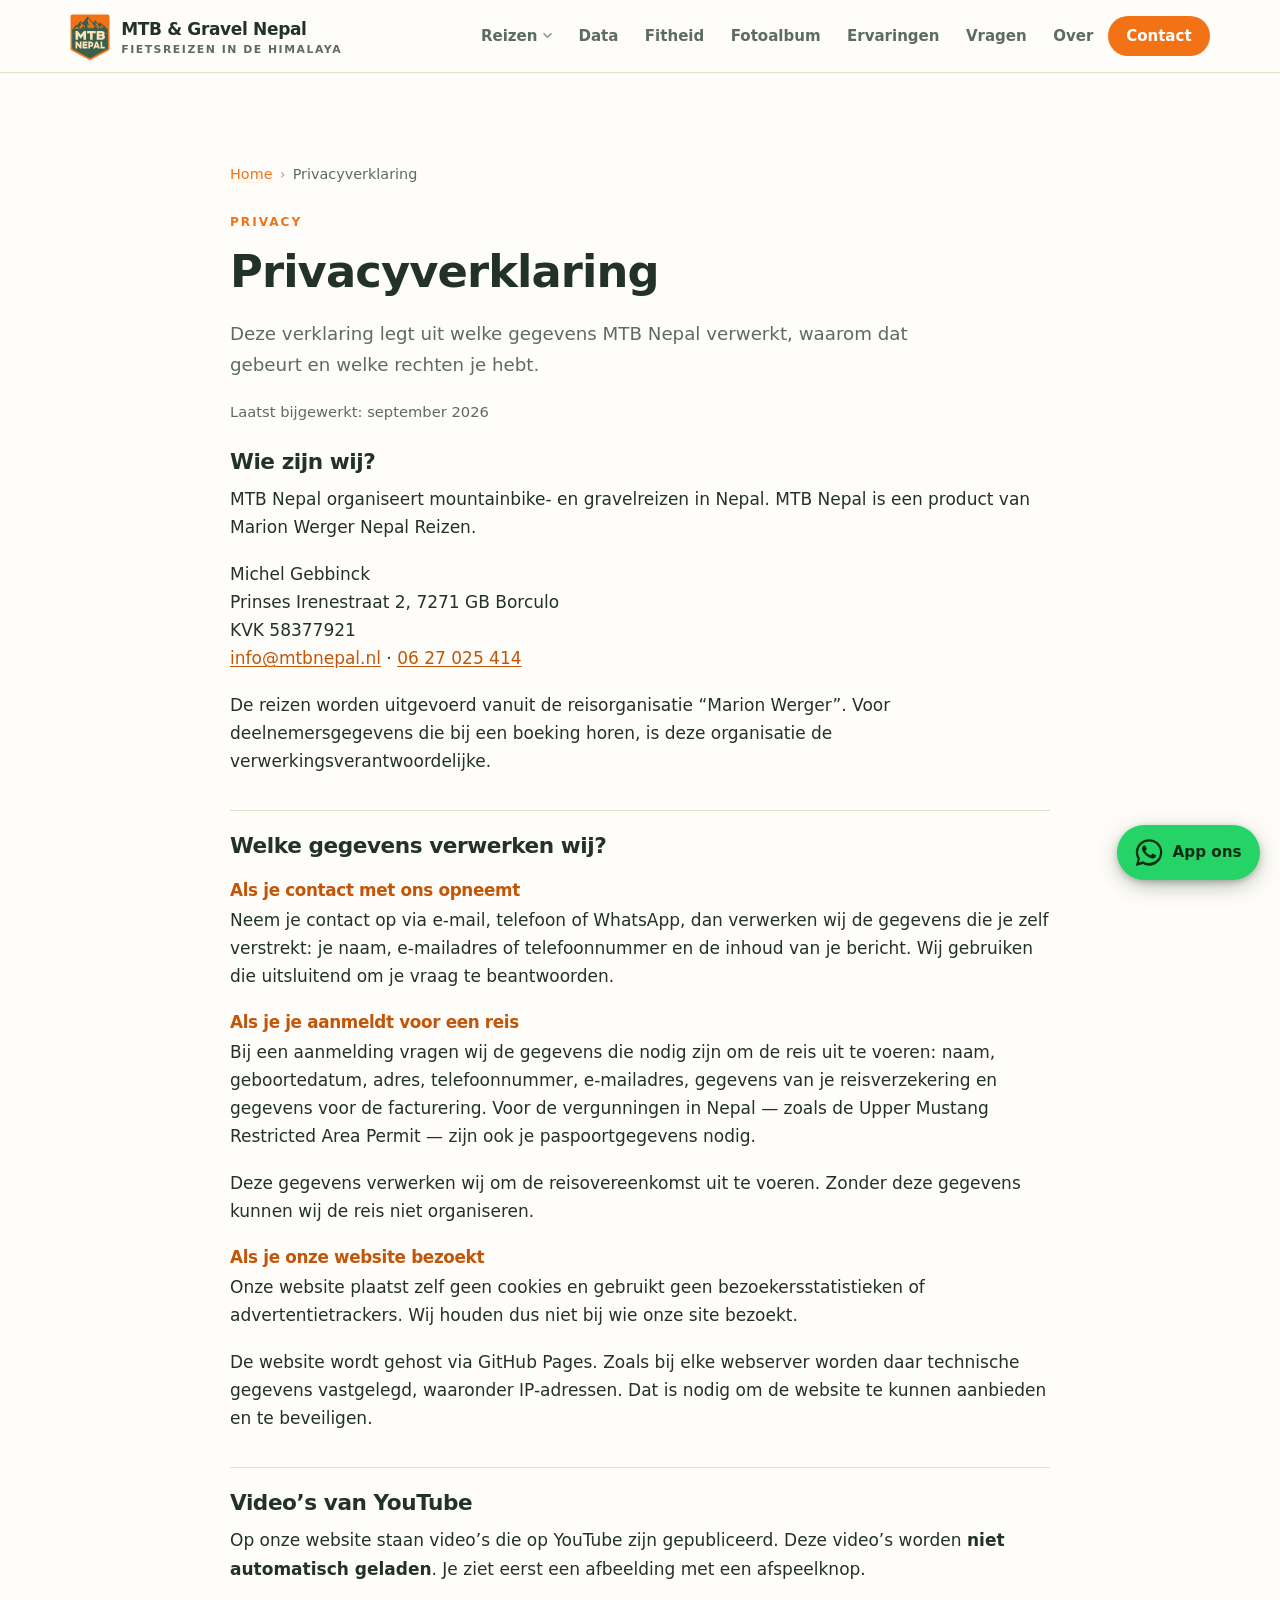
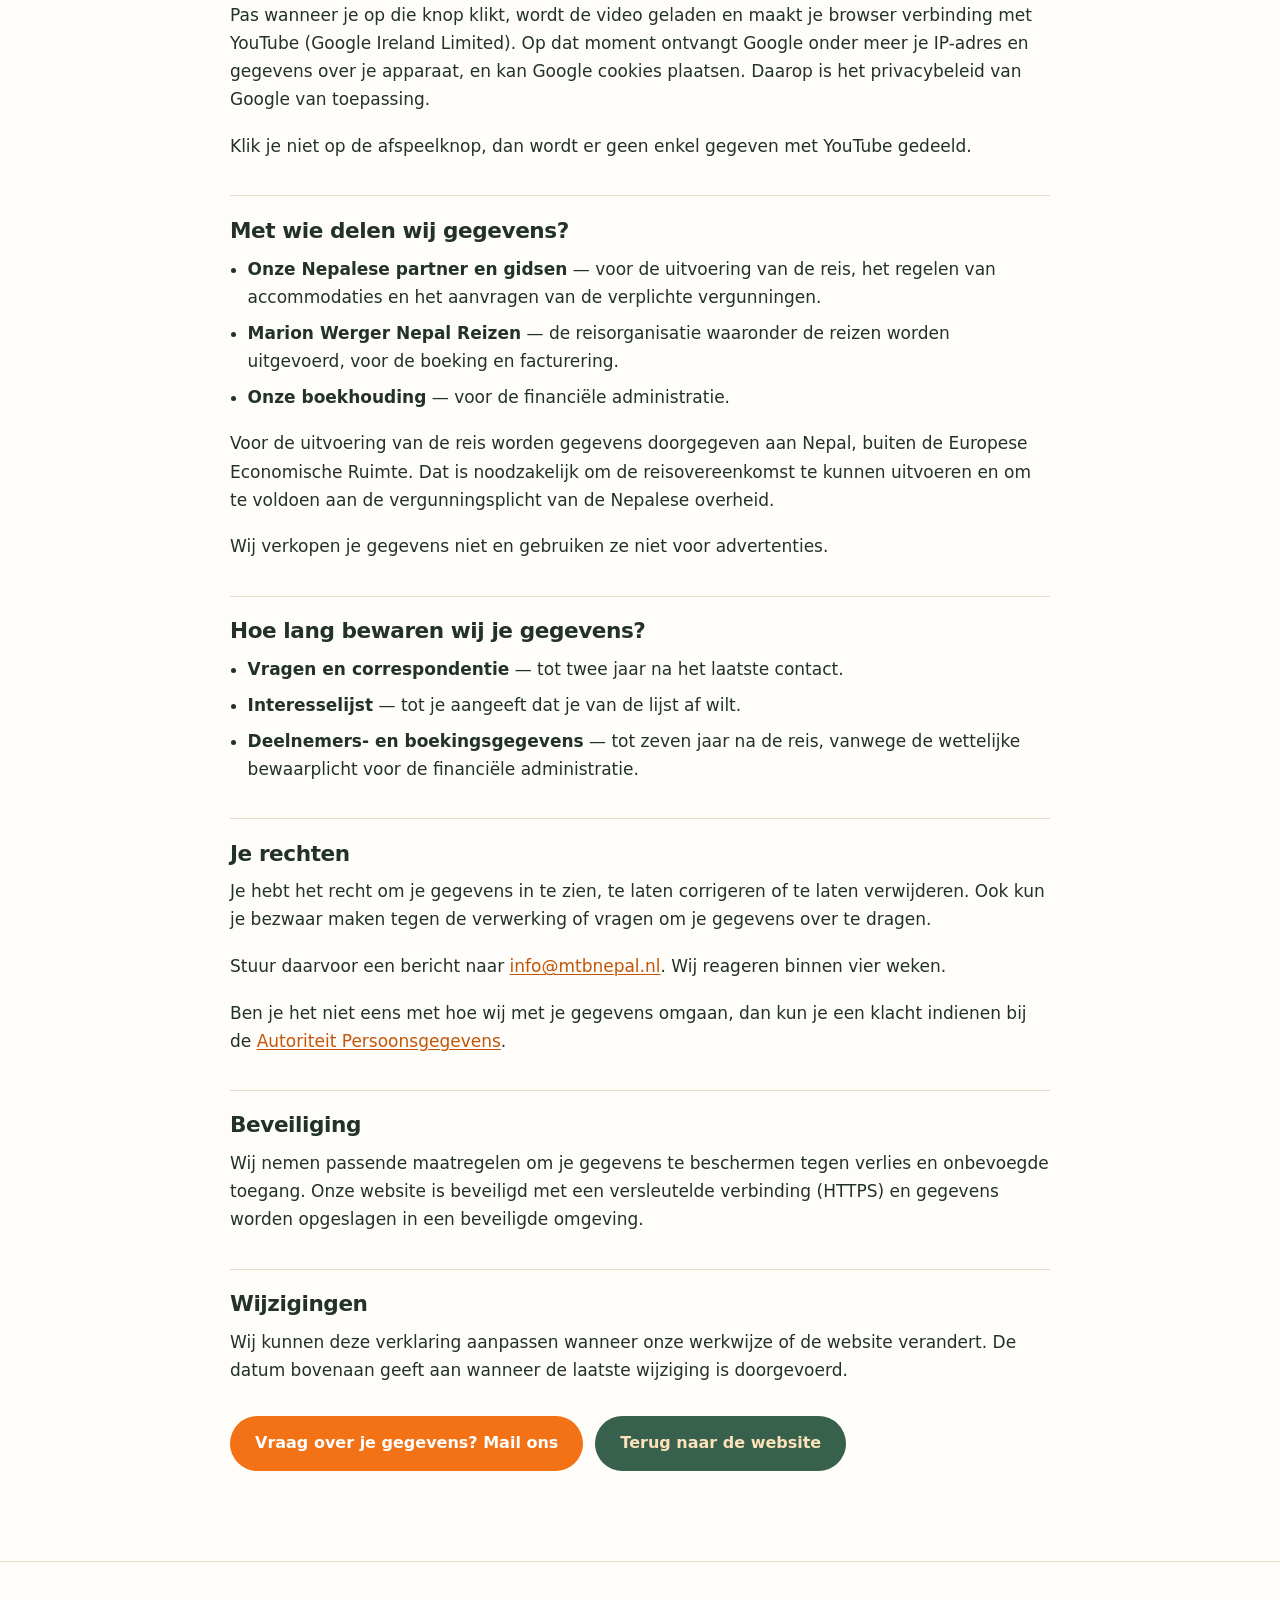
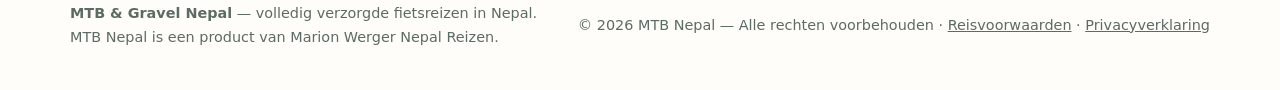
<file: privacy.html>
<!DOCTYPE html>
<html lang="nl" dir="ltr">
<head>
<meta charset="utf-8">
<meta name="viewport" content="width=device-width, initial-scale=1">
<meta name="color-scheme" content="light dark">
<title>Privacyverklaring — MTB &amp; Gravel Nepal</title>
<meta name="description" content="Welke gegevens MTB Nepal verwerkt, waarom, hoe lang en welke rechten je hebt.">
<link rel="canonical" href="https://www.mtbnepal.nl/privacy.html">
<meta name="robots" content="noindex, follow">

<meta property="og:site_name" content="MTB &amp; Gravel Nepal">
<meta property="og:title" content="Privacyverklaring — MTB &amp; Gravel Nepal">
<meta property="og:description" content="Welke gegevens MTB Nepal verwerkt, waarom, hoe lang en welke rechten je hebt.">
<meta property="og:type" content="website">
<meta property="og:locale" content="nl_NL">
<meta property="og:url" content="https://www.mtbnepal.nl/privacy.html">
<meta property="og:image" content="https://www.mtbnepal.nl/share-home.jpg">
<meta property="og:image:width" content="1200">
<meta property="og:image:height" content="630">
<meta property="og:image:alt" content="MTB &amp;amp; Gravel Nepal">
<meta name="twitter:card" content="summary_large_image">
<meta name="twitter:title" content="Privacyverklaring — MTB &amp; Gravel Nepal">
<meta name="twitter:description" content="Welke gegevens MTB Nepal verwerkt, waarom, hoe lang en welke rechten je hebt.">
<meta name="twitter:image" content="https://www.mtbnepal.nl/share-home.jpg">
<link rel="icon" href="favicon.ico" sizes="any">
<link rel="icon" href="favicon.svg" type="image/svg+xml">
<link rel="icon" href="favicon-32x32.png" type="image/png" sizes="32x32">
<link rel="icon" href="favicon-16x16.png" type="image/png" sizes="16x16">
<link rel="apple-touch-icon" href="apple-touch-icon.png">
<link rel="manifest" href="site.webmanifest">
<meta name="theme-color" content="#F47216">
<link rel="stylesheet" href="style.css">
<script type="application/ld+json">
{
  "@context": "https://schema.org",
  "@graph": [
    {
      "@type": "TravelAgency",
      "@id": "https://www.mtbnepal.nl/#organisatie",
      "name": "MTB & Gravel Nepal",
      "url": "https://www.mtbnepal.nl/",
      "telephone": "+31627025414",
      "email": "info@mtbnepal.nl",
      "address": {
        "@type": "PostalAddress",
        "streetAddress": "Prinses Irenestraat 2",
        "postalCode": "7271 GB",
        "addressLocality": "Borculo",
        "addressCountry": "NL"
      },
      "sameAs": [
        "https://www.instagram.com/mtbnepal.nl",
        "https://www.facebook.com/mtbnepal.nl",
        "https://www.youtube.com/@michelgebbinck",
        "https://www.linkedin.com/in/michelgebbinck"
      ]
    }
  ]
}
</script>
</head>
<body>
<header class="site-header">
  <div class="wrap">
    <nav class="nav" aria-label="Hoofdnavigatie">
      <a class="brand" href="index.html#top">
        <span class="mark" aria-hidden="true"><svg viewBox="300 46 623 725" xmlns="http://www.w3.org/2000/svg" role="img" aria-label="MTB Nepal logo"><path fill="#F47216" d="M 308.414 87.316 L 308.414 586.167 C 308.414 598.148 315 609.164 325.550 614.835 L 588.453 756.160 C 602.886 763.917 620.25 763.917 634.683 756.160 L 897.582 614.835 C 908.136 609.164 914.718 598.148 914.718 586.167 L 914.718 87.316 C 914.718 69.339 900.148 54.765 882.171 54.765 L 340.964 54.765 C 322.988 54.765 308.414 69.339 308.414 87.316 "/><path fill="#37614C" d="M 573.523 143.390 C 570.121 153.843 592.527 157.976 580.324 183.75 L 611.023 232.367 L 577.605 210.042 L 568.718 237.312 L 611.652 285.546 L 550.812 251.152 L 525.152 271.148 C 526.066 254.093 535.488 243.957 525.398 234.292 L 466.773 181.449 C 465.75 181.5 462.816 183.703 462.285 185.175 C 461.652 186.937 462.515 191.300 463.726 193.148 L 481.410 220.132 C 461.558 228.496 452.406 225.683 445.085 250.800 L 463.300 280.179 L 402.265 244.527 L 352.179 298.046 L 332.984 294.148 L 392.171 213.281 L 409.230 224.742 L 461.226 154.933 L 493.335 184.625 L 577.296 81.777 L 657.722 181.082 L 697.757 144.582 L 741.5 201.816 L 773.257 179.808 C 795.441 199.308 805.273 219.007 834.062 228.074 C 854.375 246.644 871.425 269.328 890.152 290.863 L 852.562 280.558 L 808.578 234.574 L 780.398 208.808 L 781.789 232.441 C 791.75 244.035 800.554 253.105 809.691 266.003 L 772.546 241.171 L 760.617 251.261 L 701.386 173.683 L 697.304 205.503 L 753.417 285.296 L 686.808 225 L 668.761 232.312 L 660.570 210.386 L 583.242 113.546 Z M 573.523 143.390 "/><path fill="#37614C" d="M 463.300 275.996 L 508.863 234.808 L 525.152 264.843 L 550.812 240.164 L 611.652 282.617 L 606.382 248.050 L 655.906 277.117 L 680.738 234.808 L 753.417 282.308 L 749.148 249.886 L 783.304 271.578 L 784.687 251.730 L 809.691 258.496 L 817.609 248.898 L 890.152 289.179 L 890.152 351.519 L 332.984 351.519 L 332.984 293.234 L 415.957 270.761 Z M 463.300 275.996 "/><path fill="#37614C" d="M 332.984 351.519 L 332.984 567.503 C 332.984 579.820 339.75 591.136 350.597 596.968 L 588.437 724.820 C 602.878 732.585 620.253 732.585 634.699 724.820 L 872.539 596.968 C 883.386 591.136 890.152 579.820 890.152 567.503 L 890.152 351.519 Z M 332.984 351.519 "/><path fill="#FDE1B9" d="M 546.757 311.476 C 548.101 311.476 549.445 312.820 549.445 314.164 L 549.445 443.136 C 549.445 444.476 548.101 445.820 546.757 445.820 L 511.828 445.820 C 510.484 445.820 509.140 444.476 509.140 443.136 L 509.140 375.066 L 508.691 375.066 C 508.691 375.066 505.335 382.007 500.410 388.726 L 467.718 433.281 L 435.253 388.726 C 430.324 382.007 426.964 375.066 426.964 375.066 L 426.296 375.066 L 426.296 443.136 C 426.296 444.476 424.949 445.820 423.609 445.820 L 388.679 445.820 C 387.335 445.820 385.992 444.476 385.992 443.136 L 385.992 314.164 C 385.992 312.820 387.335 311.476 388.679 311.476 L 418.679 311.476 C 420.25 311.476 421.816 312.148 422.937 313.714 L 467.492 374.843 L 467.941 374.843 L 512.5 313.714 C 513.617 312.148 515.187 311.476 516.753 311.476 Z M 546.757 311.476 "/><path fill="#FDE1B9" d="M 568.242 345.511 C 566.902 345.511 565.109 343.718 565.109 342.375 L 565.109 314.609 C 565.109 313.265 566.902 311.476 568.242 311.476 L 697.214 311.476 C 698.558 311.476 700.351 313.265 700.351 314.609 L 700.351 342.375 C 700.351 343.718 698.558 345.511 697.214 345.511 L 652.882 345.511 L 652.882 443.136 C 652.882 444.476 651.539 445.820 650.195 445.820 L 615.265 445.820 C 613.921 445.820 612.578 444.476 612.578 443.136 L 612.578 345.511 Z M 568.242 345.511 "/><path fill="#FDE1B9" d="M 756.320 414.027 L 788.339 414.027 C 799.980 414.027 804.234 409.546 804.234 402.832 C 804.234 396.339 799.308 391.410 787.890 391.410 L 756.320 391.410 Z M 756.320 362.75 L 786.996 362.75 C 796.398 362.75 799.757 358.722 799.757 353.125 C 799.757 347.527 795.277 343.269 785.652 343.269 L 756.320 343.269 Z M 718.703 445.820 C 717.359 445.820 716.015 444.476 716.015 443.136 L 716.015 314.164 C 716.015 312.820 717.359 311.476 718.703 311.476 L 792.589 311.476 C 823.492 311.476 839.835 328.046 839.835 348.867 C 839.835 359.167 835.804 367.453 828.863 373.722 L 828.863 373.945 C 838.718 380.886 844.539 391.187 844.539 404.398 C 844.539 430.148 825.507 445.820 792.589 445.820 Z M 718.703 445.820 "/><path fill="#FDE1B9" d="M 421.105 536.683 C 417.003 531.558 412.320 524.242 412.320 524.242 L 411.738 524.242 L 411.738 581.156 C 411.738 582.25 410.859 583.351 409.980 583.351 L 387.144 583.351 C 386.265 583.351 385.386 582.25 385.386 581.156 L 385.386 475.746 C 385.386 474.648 386.265 473.550 387.144 473.550 L 406.906 473.550 L 444.527 521.128 C 448.769 526.437 452.578 532.476 452.578 532.476 L 453.015 532.476 L 453.015 475.746 C 453.015 474.648 453.894 473.550 454.769 473.550 L 477.609 473.550 C 478.484 473.550 479.363 474.648 479.363 475.746 L 479.363 581.156 C 479.363 582.25 478.484 583.351 477.609 583.351 L 457.843 583.351 Z M 421.105 536.683 "/><path fill="#FDE1B9" d="M 522.410 540.894 L 522.410 555.531 L 570.421 555.531 C 571.300 555.531 572.472 557 572.472 558.093 L 572.472 580.789 C 572.472 581.886 571.300 583.351 570.421 583.351 L 497.816 583.351 C 496.941 583.351 496.062 582.25 496.062 581.156 L 496.062 475.746 C 496.062 474.648 496.941 473.550 497.816 473.550 L 569.835 473.550 C 570.714 473.550 571.886 475.015 571.886 476.113 L 571.886 498.804 C 571.886 499.902 570.714 501.367 569.835 501.367 L 522.410 501.367 L 522.410 514.910 L 565.445 514.910 C 566.324 514.910 567.496 516.371 567.496 517.468 L 567.496 538.332 C 567.496 539.429 566.324 540.894 565.445 540.894 Z M 522.410 540.894 "/><path fill="#FDE1B9" d="M 611.566 501.367 L 611.566 531.558 L 622.984 531.558 C 631.179 531.558 636.304 525.523 636.304 516.554 C 636.304 507.589 631.328 501.367 622.984 501.367 Z M 586.972 583.347 C 586.093 583.347 585.214 582.25 585.214 581.152 L 585.214 475.75 C 585.214 474.648 586.093 473.550 586.972 473.550 L 625.617 473.550 C 647.429 473.550 662.796 490.570 662.796 516.003 C 662.796 541.992 646.695 557.546 625.617 557.546 L 611.566 557.546 L 611.566 581.152 C 611.566 582.25 610.687 583.347 609.808 583.347 Z M 586.972 583.347 "/><path fill="#FDE1B9" d="M 703.937 542.726 L 724.140 542.726 L 720.187 531.558 C 717.843 524.789 714.476 510.699 714.476 510.699 L 713.597 510.699 C 713.597 510.699 710.234 524.789 707.890 531.558 Z M 733.214 568.710 L 694.863 568.710 L 690.617 580.968 C 689.886 582.980 689.300 583.351 687.542 583.351 L 662.953 583.351 C 662.074 583.351 661.781 582.617 661.781 582.066 C 661.781 581.519 662.074 580.789 662.367 579.875 L 701.742 473.550 L 726.335 473.550 L 765.710 579.875 C 766.003 580.605 766.296 581.519 766.296 582.066 C 766.296 582.617 766.003 583.351 765.125 583.351 L 740.535 583.351 C 738.777 583.351 738.191 582.980 737.460 580.968 Z M 733.214 568.710 "/><path fill="#FDE1B9" d="M 802.464 555.531 L 841.105 555.531 C 841.984 555.531 843.156 557 843.156 558.093 L 843.156 580.789 C 843.156 581.886 841.984 583.351 841.105 583.351 L 777.871 583.351 C 776.992 583.351 776.113 582.25 776.113 581.156 L 776.113 475.746 C 776.113 474.648 776.992 473.550 777.871 473.550 L 800.707 473.550 C 801.585 473.550 802.464 474.648 802.464 475.746 Z M 802.464 555.531 "/></svg></span>
        <span>MTB &amp; Gravel Nepal<small>Fietsreizen in de Himalaya</small></span>
      </a>
      <input class="nav-toggle" type="checkbox" id="nav-toggle" aria-hidden="true" tabindex="-1">
      <label class="nav-toggle-label" for="nav-toggle" role="button" tabindex="0" aria-label="Menu openen of sluiten"><span></span></label>
      <div class="nav-links">
        <div class="has-sub">
          <a href="index.html#reizen">Reizen<svg class="caret" width="9" height="6" viewBox="0 0 10 7" aria-hidden="true" focusable="false"><path d="M1 1l4 4 4-4" fill="none" stroke="currentColor" stroke-width="1.8" stroke-linecap="round" stroke-linejoin="round"/></svg></a>
          <div class="submenu">
            <a href="kathmandu-vallei.html">Kathmandu vallei</a>
            <a href="upper-mustang.html">Upper Mustang</a>
          </div>
        </div>
        <a href="index.html#data">Data</a>
        <a href="index.html#conditie">Fitheid</a>
        <a href="index.html#fotoalbum">Fotoalbum</a>
        <a href="index.html#ervaringen">Ervaringen</a>
        <a href="veelgestelde-vragen.html">Vragen</a>
        <a href="index.html#over">Over</a>
        <a class="cta" href="index.html#contact">Contact</a>
      </div>
    </nav>
  </div>
</header>

<main id="top">

  <section class="section">
    <div class="wrap" style="max-width:820px">
      <p class="crumbs" style="color:var(--text-soft)"><a href="index.html" style="color:var(--brand)">Home</a><span>›</span>Privacyverklaring</p>
      <span class="eyebrow">Privacy</span>
      <h1 style="font-size:clamp(1.9rem,4vw,2.8rem)">Privacyverklaring</h1>
      <p class="lead">Deze verklaring legt uit welke gegevens MTB Nepal verwerkt, waarom dat gebeurt en welke rechten je hebt.</p>
      <p style="color:var(--text-soft);font-size:.92rem">Laatst bijgewerkt: september 2026</p>

      <div class="prose">

        <h2>Wie zijn wij?</h2>
        <p>MTB Nepal organiseert mountainbike- en gravelreizen in Nepal. MTB Nepal is een product van Marion Werger Nepal Reizen.</p>
        <p>
          Michel Gebbinck<br>
          Prinses Irenestraat 2, 7271 GB Borculo<br>
          KVK 58377921<br>
          <a href="mailto:info@mtbnepal.nl">info@mtbnepal.nl</a> · <a href="tel:+31627025414">06 27 025 414</a>
        </p>
        <p>De reizen worden uitgevoerd vanuit de reisorganisatie “Marion Werger”. Voor deelnemersgegevens die bij een boeking horen, is deze organisatie de verwerkingsverantwoordelijke.</p>

        <h2>Welke gegevens verwerken wij?</h2>

        <h3>Als je contact met ons opneemt</h3>
        <p>Neem je contact op via e-mail, telefoon of WhatsApp, dan verwerken wij de gegevens die je zelf verstrekt: je naam, e-mailadres of telefoonnummer en de inhoud van je bericht. Wij gebruiken die uitsluitend om je vraag te beantwoorden.</p>

        <h3>Als je je aanmeldt voor een reis</h3>
        <p>Bij een aanmelding vragen wij de gegevens die nodig zijn om de reis uit te voeren: naam, geboortedatum, adres, telefoonnummer, e-mailadres, gegevens van je reisverzekering en gegevens voor de facturering. Voor de vergunningen in Nepal — zoals de Upper Mustang Restricted Area Permit — zijn ook je paspoortgegevens nodig.</p>
        <p>Deze gegevens verwerken wij om de reisovereenkomst uit te voeren. Zonder deze gegevens kunnen wij de reis niet organiseren.</p>

        <h3>Als je onze website bezoekt</h3>
        <p>Onze website plaatst zelf geen cookies en gebruikt geen bezoekersstatistieken of advertentietrackers. Wij houden dus niet bij wie onze site bezoekt.</p>
        <p>De website wordt gehost via GitHub Pages. Zoals bij elke webserver worden daar technische gegevens vastgelegd, waaronder IP-adressen. Dat is nodig om de website te kunnen aanbieden en te beveiligen.</p>

        <h2>Video’s van YouTube</h2>
        <p>Op onze website staan video’s die op YouTube zijn gepubliceerd. Deze video’s worden <strong>niet automatisch geladen</strong>. Je ziet eerst een afbeelding met een afspeelknop.</p>
        <p>Pas wanneer je op die knop klikt, wordt de video geladen en maakt je browser verbinding met YouTube (Google Ireland Limited). Op dat moment ontvangt Google onder meer je IP-adres en gegevens over je apparaat, en kan Google cookies plaatsen. Daarop is het privacybeleid van Google van toepassing.</p>
        <p>Klik je niet op de afspeelknop, dan wordt er geen enkel gegeven met YouTube gedeeld.</p>

        <h2>Met wie delen wij gegevens?</h2>
        <ul>
          <li><strong>Onze Nepalese partner en gidsen</strong> — voor de uitvoering van de reis, het regelen van accommodaties en het aanvragen van de verplichte vergunningen.</li>
          <li><strong>Marion Werger Nepal Reizen</strong> — de reisorganisatie waaronder de reizen worden uitgevoerd, voor de boeking en facturering.</li>
          <li><strong>Onze boekhouding</strong> — voor de financiële administratie.</li>
        </ul>
        <p>Voor de uitvoering van de reis worden gegevens doorgegeven aan Nepal, buiten de Europese Economische Ruimte. Dat is noodzakelijk om de reisovereenkomst te kunnen uitvoeren en om te voldoen aan de vergunningsplicht van de Nepalese overheid.</p>
        <p>Wij verkopen je gegevens niet en gebruiken ze niet voor advertenties.</p>

        <h2>Hoe lang bewaren wij je gegevens?</h2>
        <ul>
          <li><strong>Vragen en correspondentie</strong> — tot twee jaar na het laatste contact.</li>
          <li><strong>Interesselijst</strong> — tot je aangeeft dat je van de lijst af wilt.</li>
          <li><strong>Deelnemers- en boekingsgegevens</strong> — tot zeven jaar na de reis, vanwege de wettelijke bewaarplicht voor de financiële administratie.</li>
        </ul>

        <h2>Je rechten</h2>
        <p>Je hebt het recht om je gegevens in te zien, te laten corrigeren of te laten verwijderen. Ook kun je bezwaar maken tegen de verwerking of vragen om je gegevens over te dragen.</p>
        <p>Stuur daarvoor een bericht naar <a href="mailto:info@mtbnepal.nl">info@mtbnepal.nl</a>. Wij reageren binnen vier weken.</p>
        <p>Ben je het niet eens met hoe wij met je gegevens omgaan, dan kun je een klacht indienen bij de <a href="https://www.autoriteitpersoonsgegevens.nl" target="_blank" rel="noopener">Autoriteit Persoonsgegevens</a>.</p>

        <h2>Beveiliging</h2>
        <p>Wij nemen passende maatregelen om je gegevens te beschermen tegen verlies en onbevoegde toegang. Onze website is beveiligd met een versleutelde verbinding (HTTPS) en gegevens worden opgeslagen in een beveiligde omgeving.</p>

        <h2>Wijzigingen</h2>
        <p>Wij kunnen deze verklaring aanpassen wanneer onze werkwijze of de website verandert. De datum bovenaan geeft aan wanneer de laatste wijziging is doorgevoerd.</p>

      </div>

      <div class="btn-row">
        <a class="btn btn--primary" href="mailto:info@mtbnepal.nl">Vraag over je gegevens? Mail ons</a>
        <a class="btn btn--dark" href="index.html">Terug naar de website</a>
      </div>

    </div>
  </section>

</main>

<footer class="site-footer">
  <div class="wrap">
    <div>
      <strong>MTB &amp; Gravel Nepal</strong> — volledig verzorgde fietsreizen in Nepal.<br>
      MTB Nepal is een product van Marion Werger Nepal Reizen.
    </div>
    <div>© 2026 MTB Nepal — Alle rechten voorbehouden · <a href="reisvoorwaarden.pdf" target="_blank" rel="noopener">Reisvoorwaarden</a> · <a href="privacy.html">Privacyverklaring</a></div>
  </div>
</footer>

<a class="wa-float" href="https://wa.me/31627025414" target="_blank" rel="noopener"
   aria-label="Stuur een WhatsApp-bericht naar Michel">
  <svg width="28" height="28" viewBox="0 0 24 24" fill="currentColor" aria-hidden="true" focusable="false"><path d="M17.47 14.38c-.3-.15-1.76-.87-2.03-.97-.27-.1-.47-.15-.67.15-.2.3-.77.97-.94 1.17-.17.2-.35.22-.65.07-.3-.15-1.26-.46-2.4-1.48-.89-.79-1.49-1.77-1.66-2.07-.17-.3-.02-.46.13-.61.14-.13.3-.35.45-.52.15-.17.2-.3.3-.5.1-.2.05-.37-.02-.52-.08-.15-.67-1.61-.92-2.21-.24-.58-.49-.5-.67-.51h-.57c-.2 0-.52.07-.79.37-.27.3-1.04 1.02-1.04 2.48s1.06 2.88 1.21 3.08c.15.2 2.1 3.2 5.08 4.49.71.3 1.26.49 1.7.63.71.22 1.36.19 1.87.12.57-.09 1.76-.72 2.01-1.41.25-.69.25-1.29.17-1.41-.07-.12-.27-.2-.57-.35M12.04 21.5h-.01a9.4 9.4 0 0 1-4.79-1.31l-.34-.2-3.56.93.95-3.47-.22-.36a9.38 9.38 0 0 1-1.44-5A9.5 9.5 0 0 1 12.05 3a9.4 9.4 0 0 1 6.69 2.79 9.4 9.4 0 0 1 2.77 6.69 9.5 9.5 0 0 1-9.47 9.02M20.16 4.36A11.4 11.4 0 0 0 12.04 1C5.8 1 .72 6.08.72 12.32c0 2 .52 3.94 1.51 5.66L.63 24l6.16-1.62a11.3 11.3 0 0 0 5.25 1.34h.01c6.24 0 11.32-5.08 11.32-11.32 0-3.03-1.18-5.87-3.21-8.04"/></svg>
  <span class="wa-float__label">App ons</span>
</a>

<script>
(function () {
  var toggle = document.getElementById('nav-toggle');
  var nav = document.querySelector('.nav');
  if (!toggle || !nav) return;

  function close() { toggle.checked = false; }

  nav.addEventListener('click', function (e) {
    if (e.target.closest('.nav-links a')) close();
  });

  document.addEventListener('click', function (e) {
    if (toggle.checked && !nav.contains(e.target)) close();
  });

  document.addEventListener('keydown', function (e) {
    if (e.key === 'Escape') close();
  });

  document.querySelector('.nav-toggle-label').addEventListener('keydown', function (e) {
    if (e.key === 'Enter' || e.key === ' ') {
      e.preventDefault();
      toggle.checked = !toggle.checked;
    }
  });
})();
</script>

<script>
(function () {
  // Video's laden pas na een klik. Zo gaat er zonder toestemming
  // geen enkel verzoek naar YouTube.
  document.querySelectorAll('.vplay').forEach(function (knop) {
    knop.addEventListener('click', function () {
      var id = knop.dataset.video;
      var params = knop.dataset.params || 'autoplay=1';
      var frame = document.createElement('iframe');
      frame.src = 'https://www.youtube-nocookie.com/embed/' + id + '?' + params;
      frame.title = knop.getAttribute('aria-label') || 'Video';
      frame.allow = 'accelerometer; autoplay; clipboard-write; encrypted-media; ' +
                    'gyroscope; picture-in-picture; web-share';
      frame.referrerPolicy = 'strict-origin-when-cross-origin';
      frame.allowFullscreen = true;
      knop.innerHTML = '';
      knop.appendChild(frame);
      knop.style.cursor = 'default';
    }, { once: true });
  });
})();
</script>

</body>
</html>
</file>
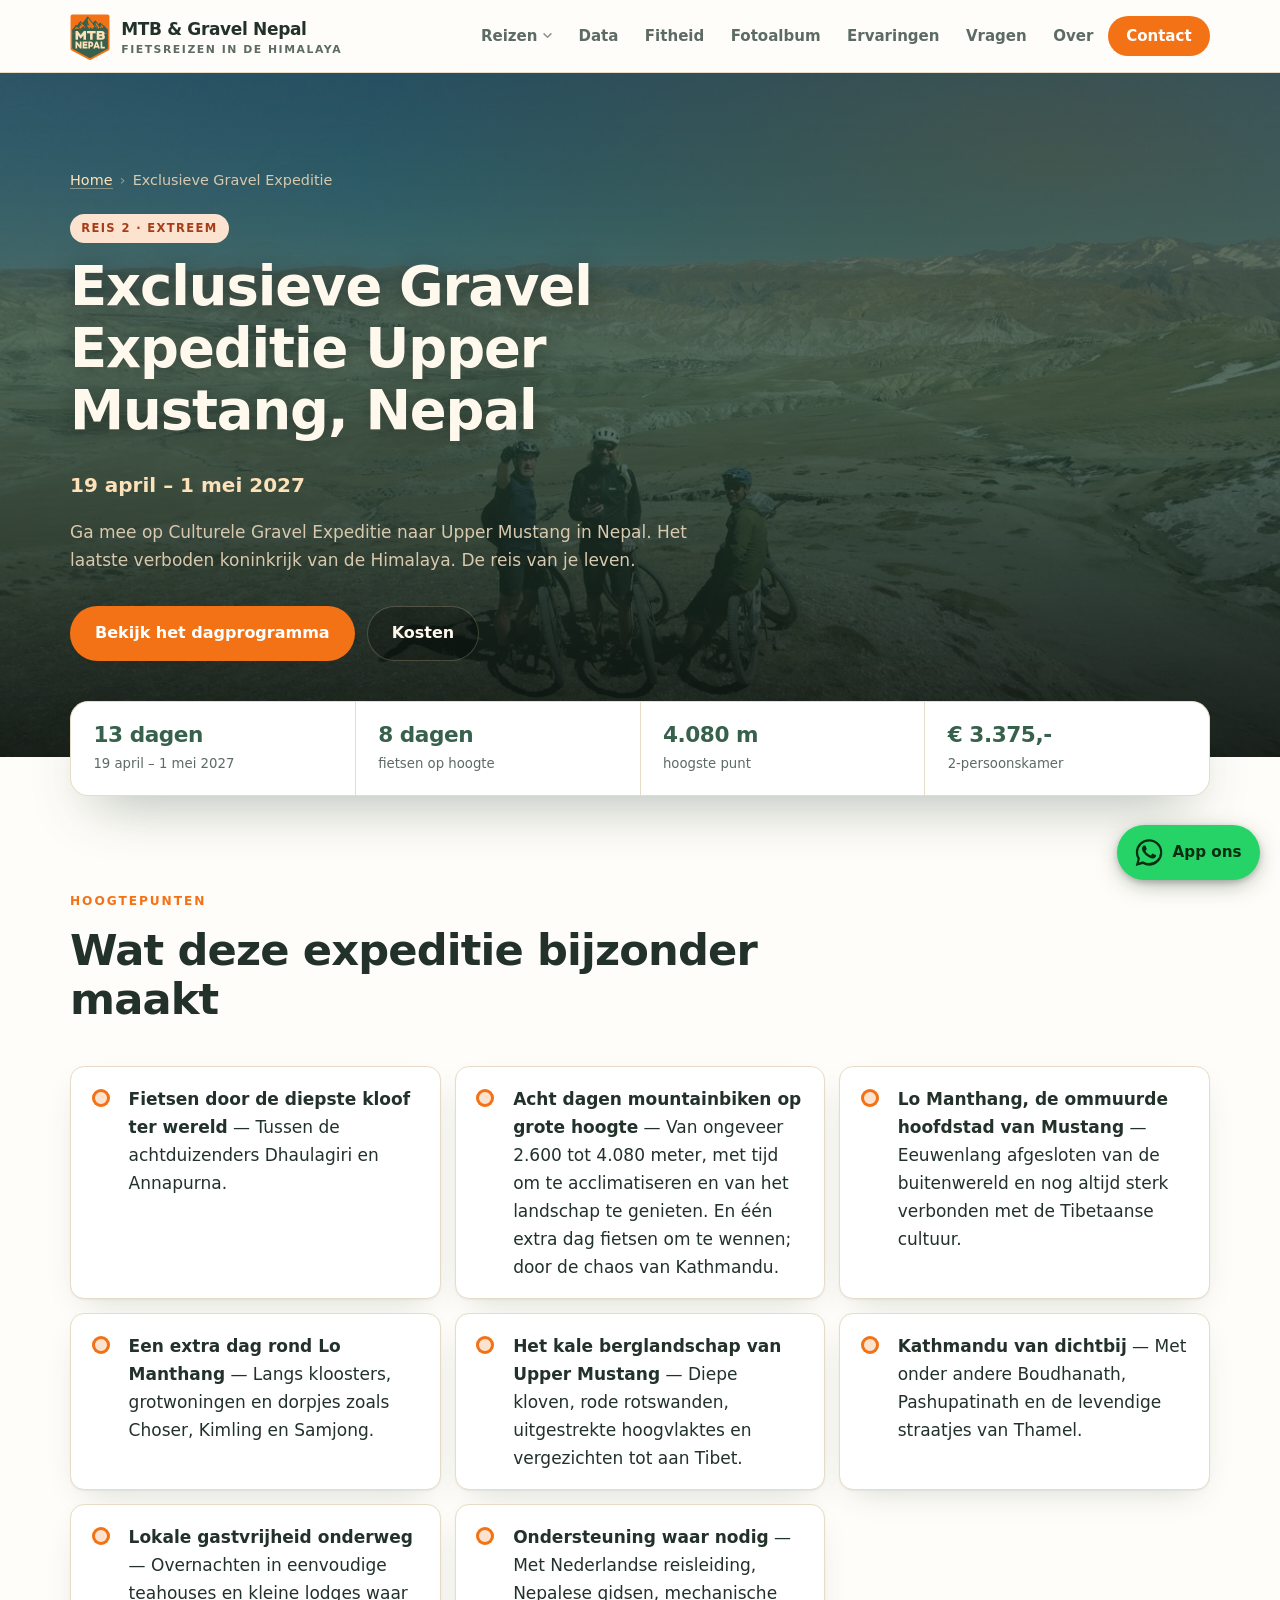
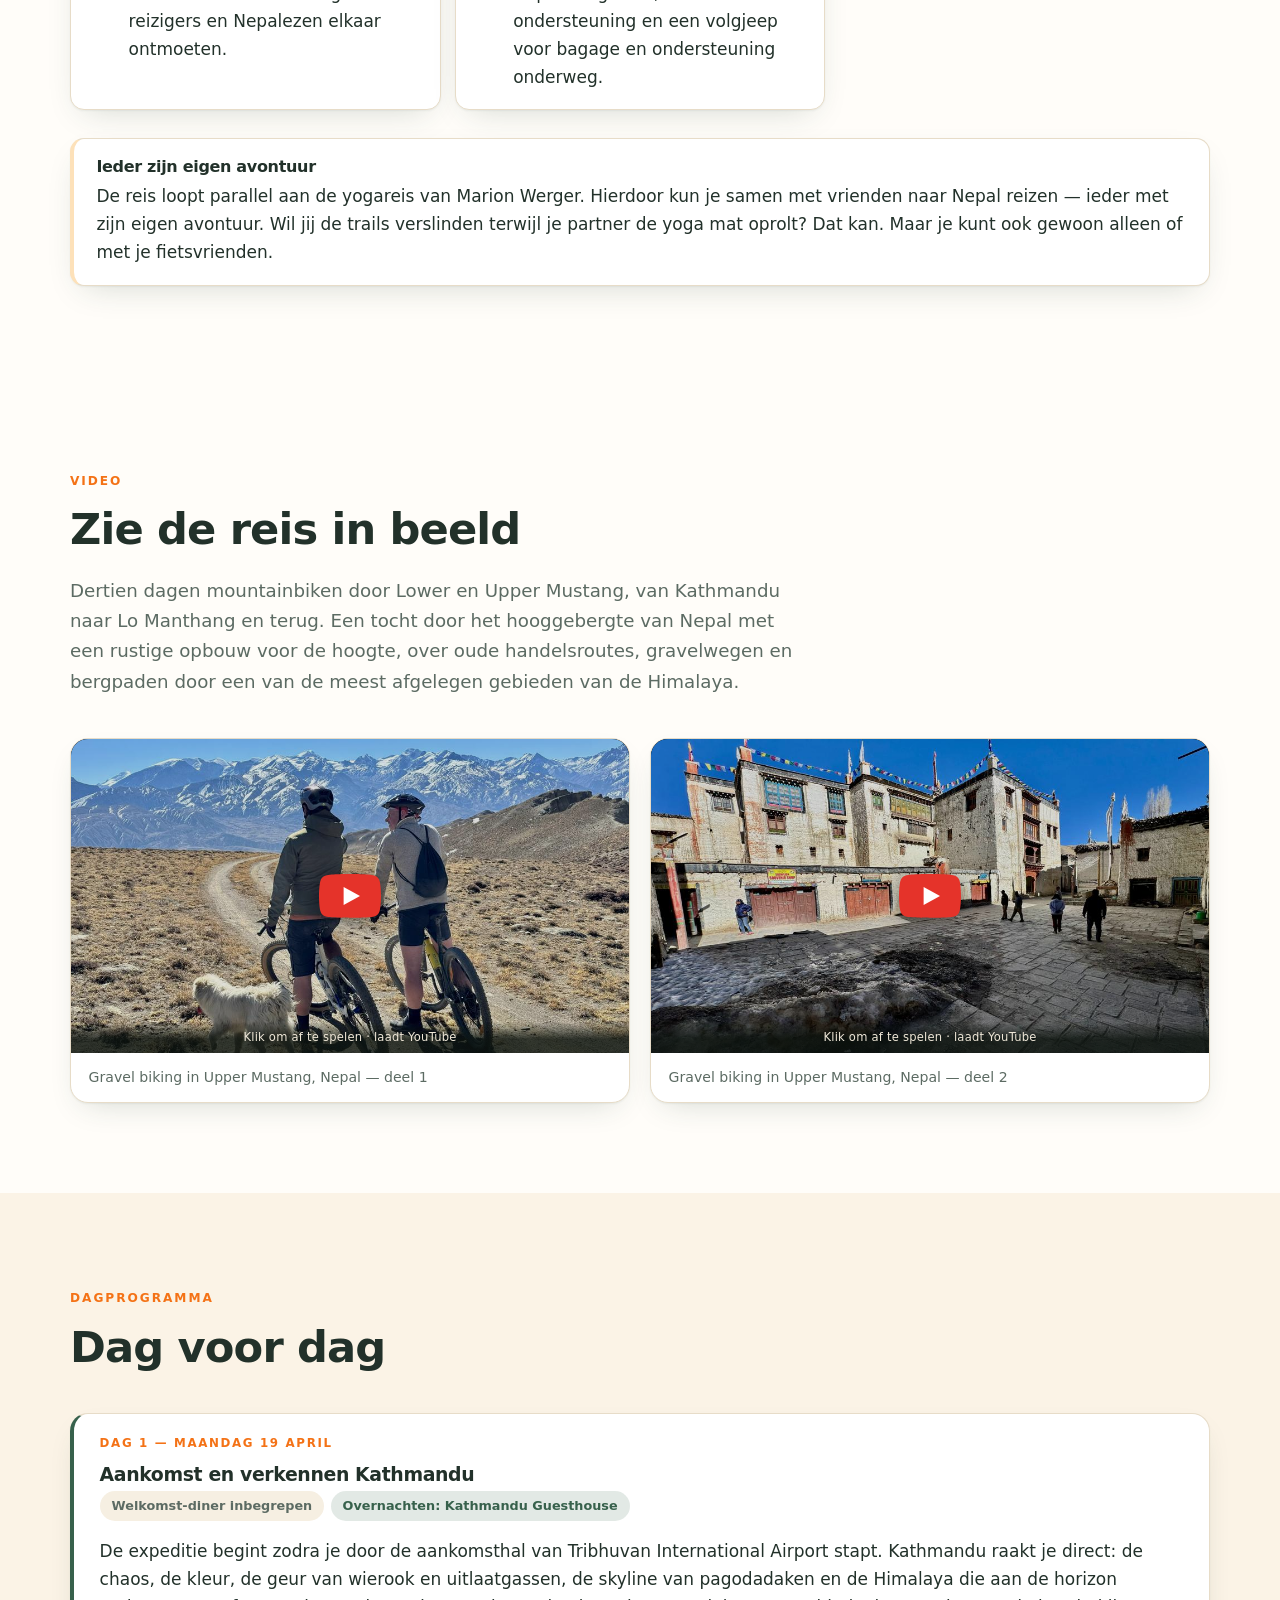
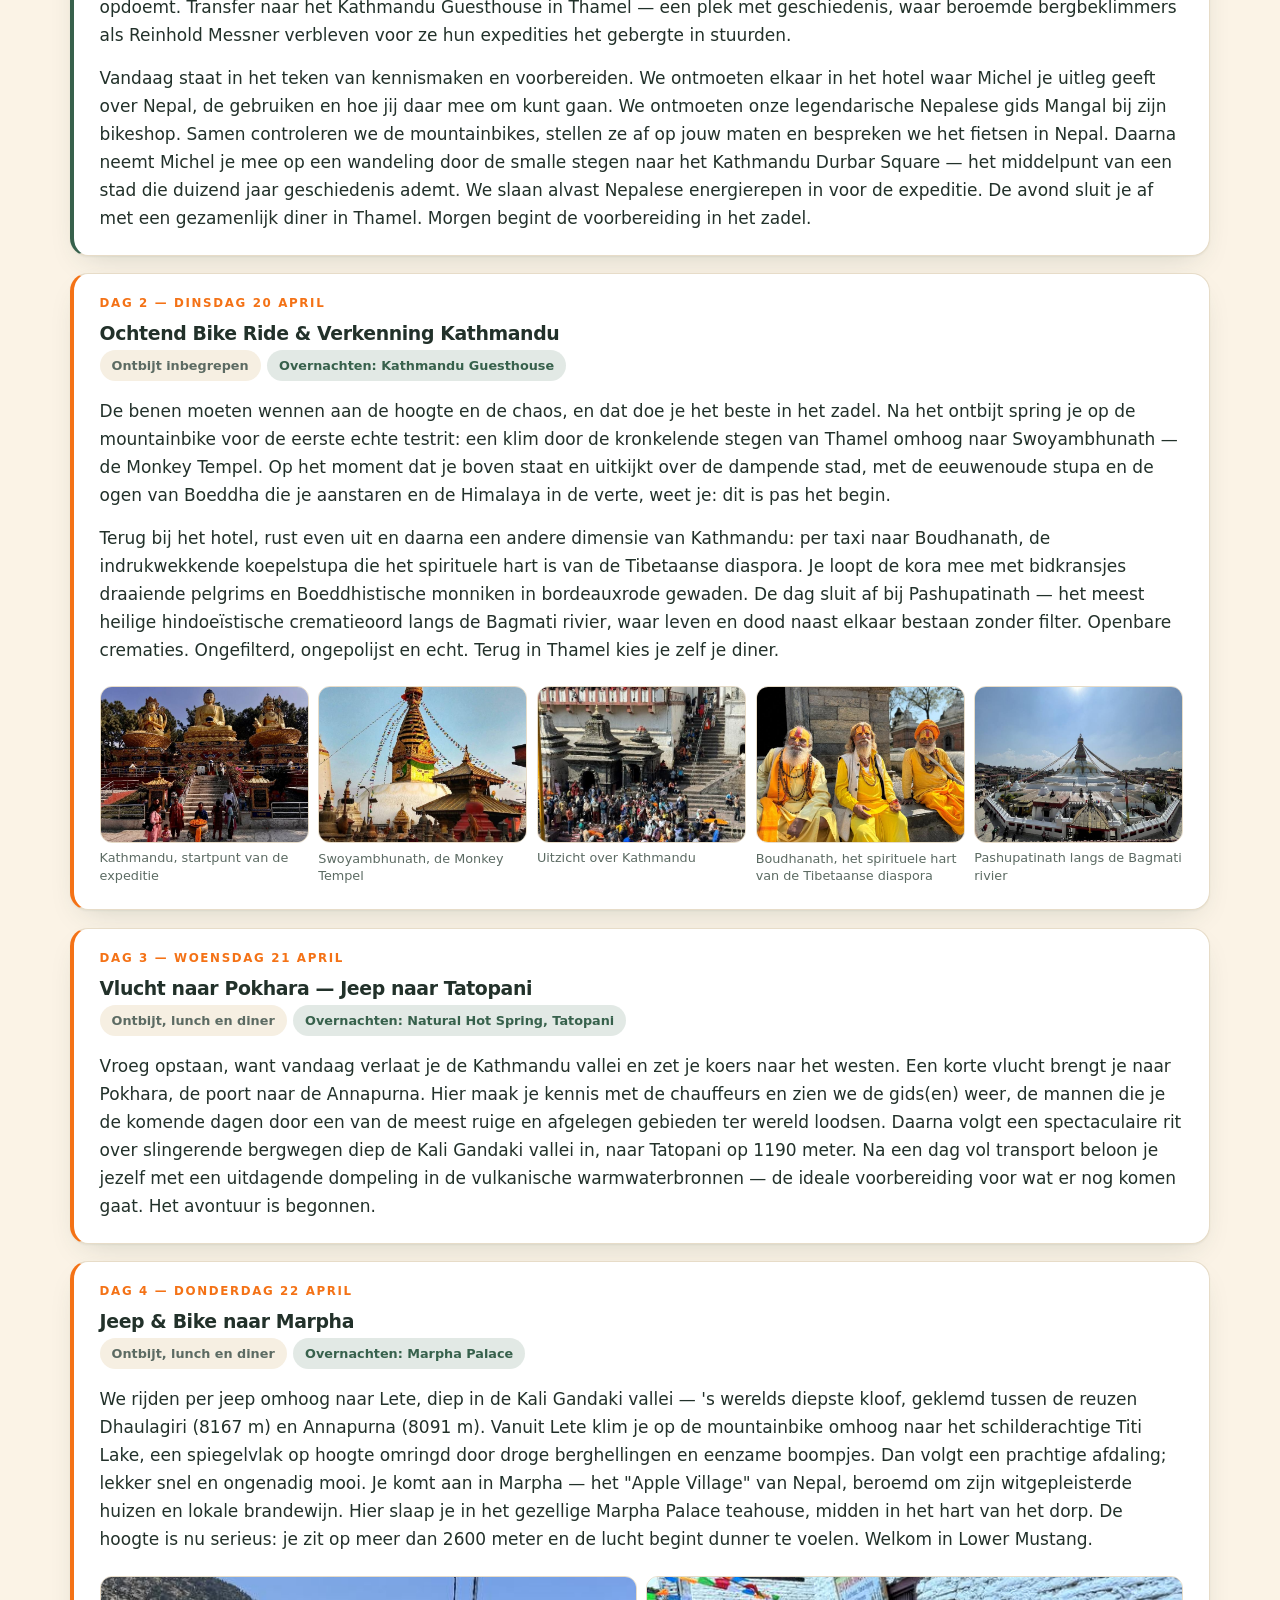
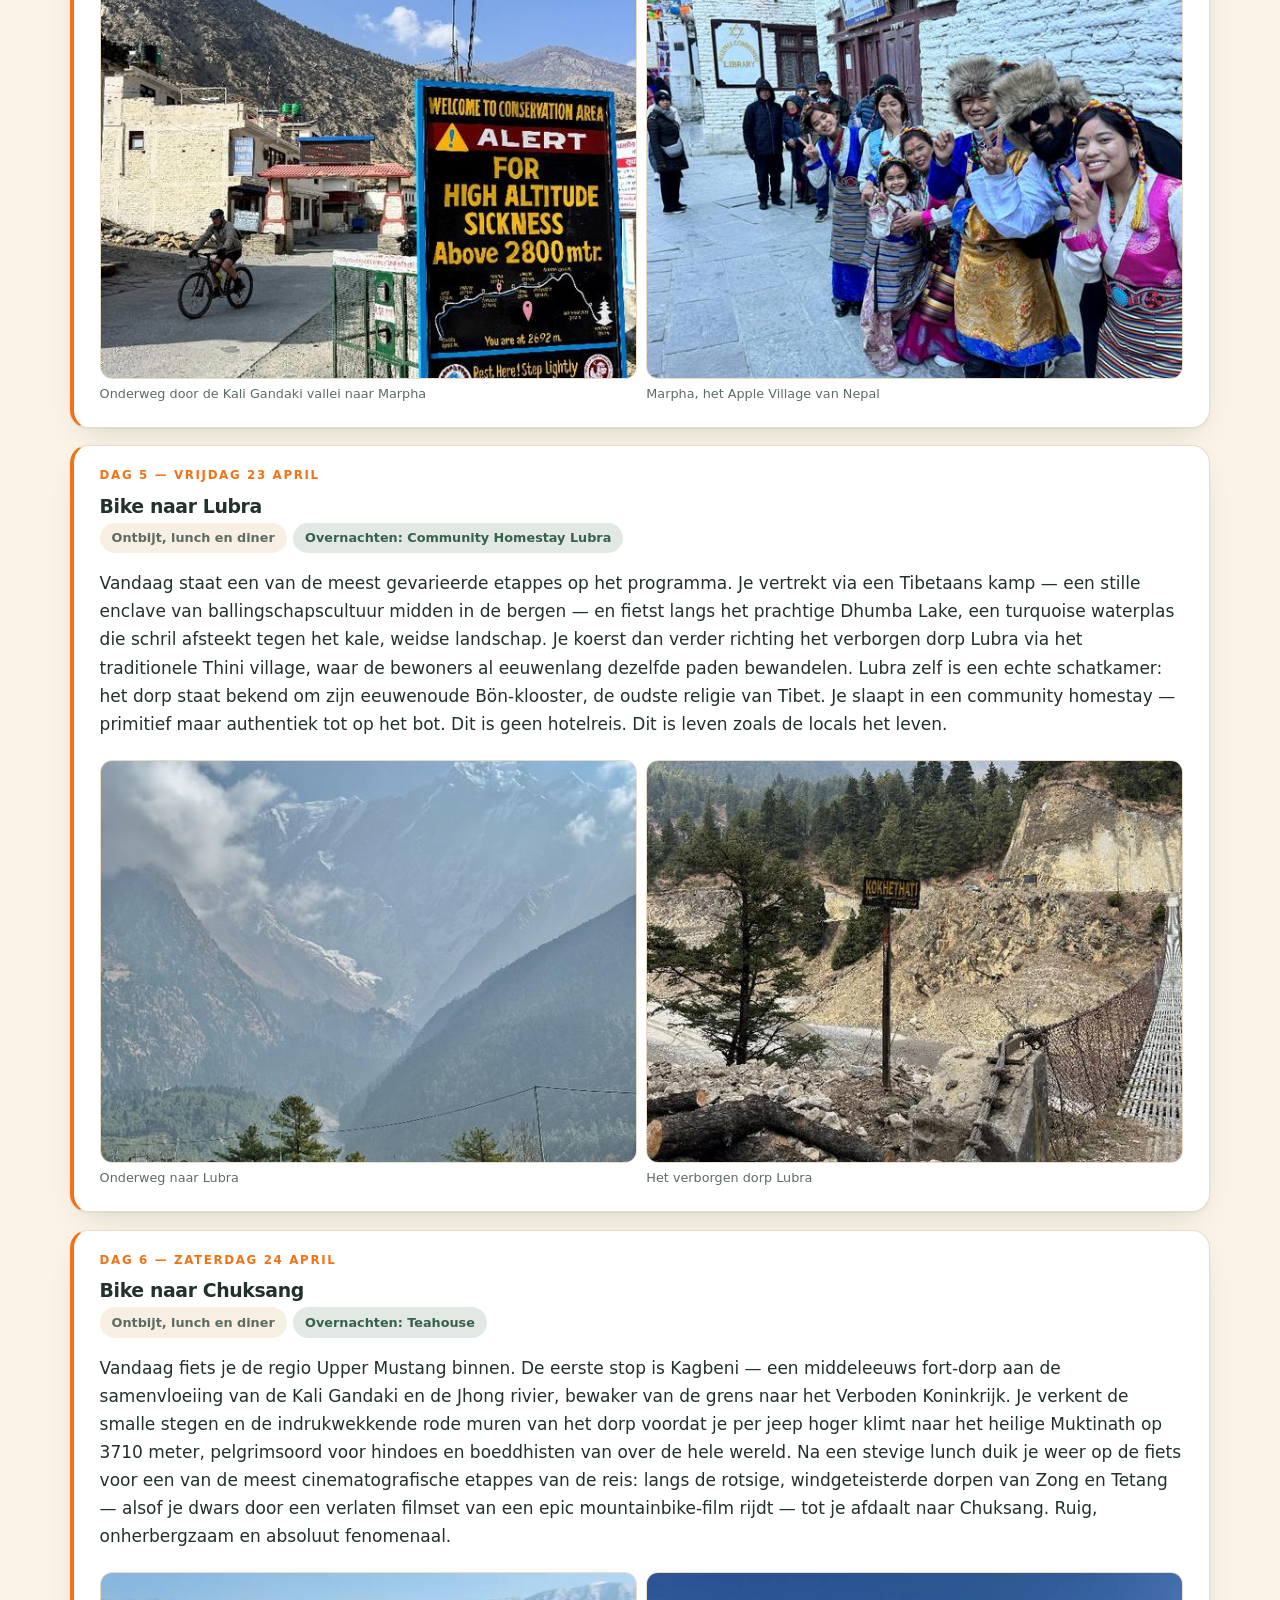
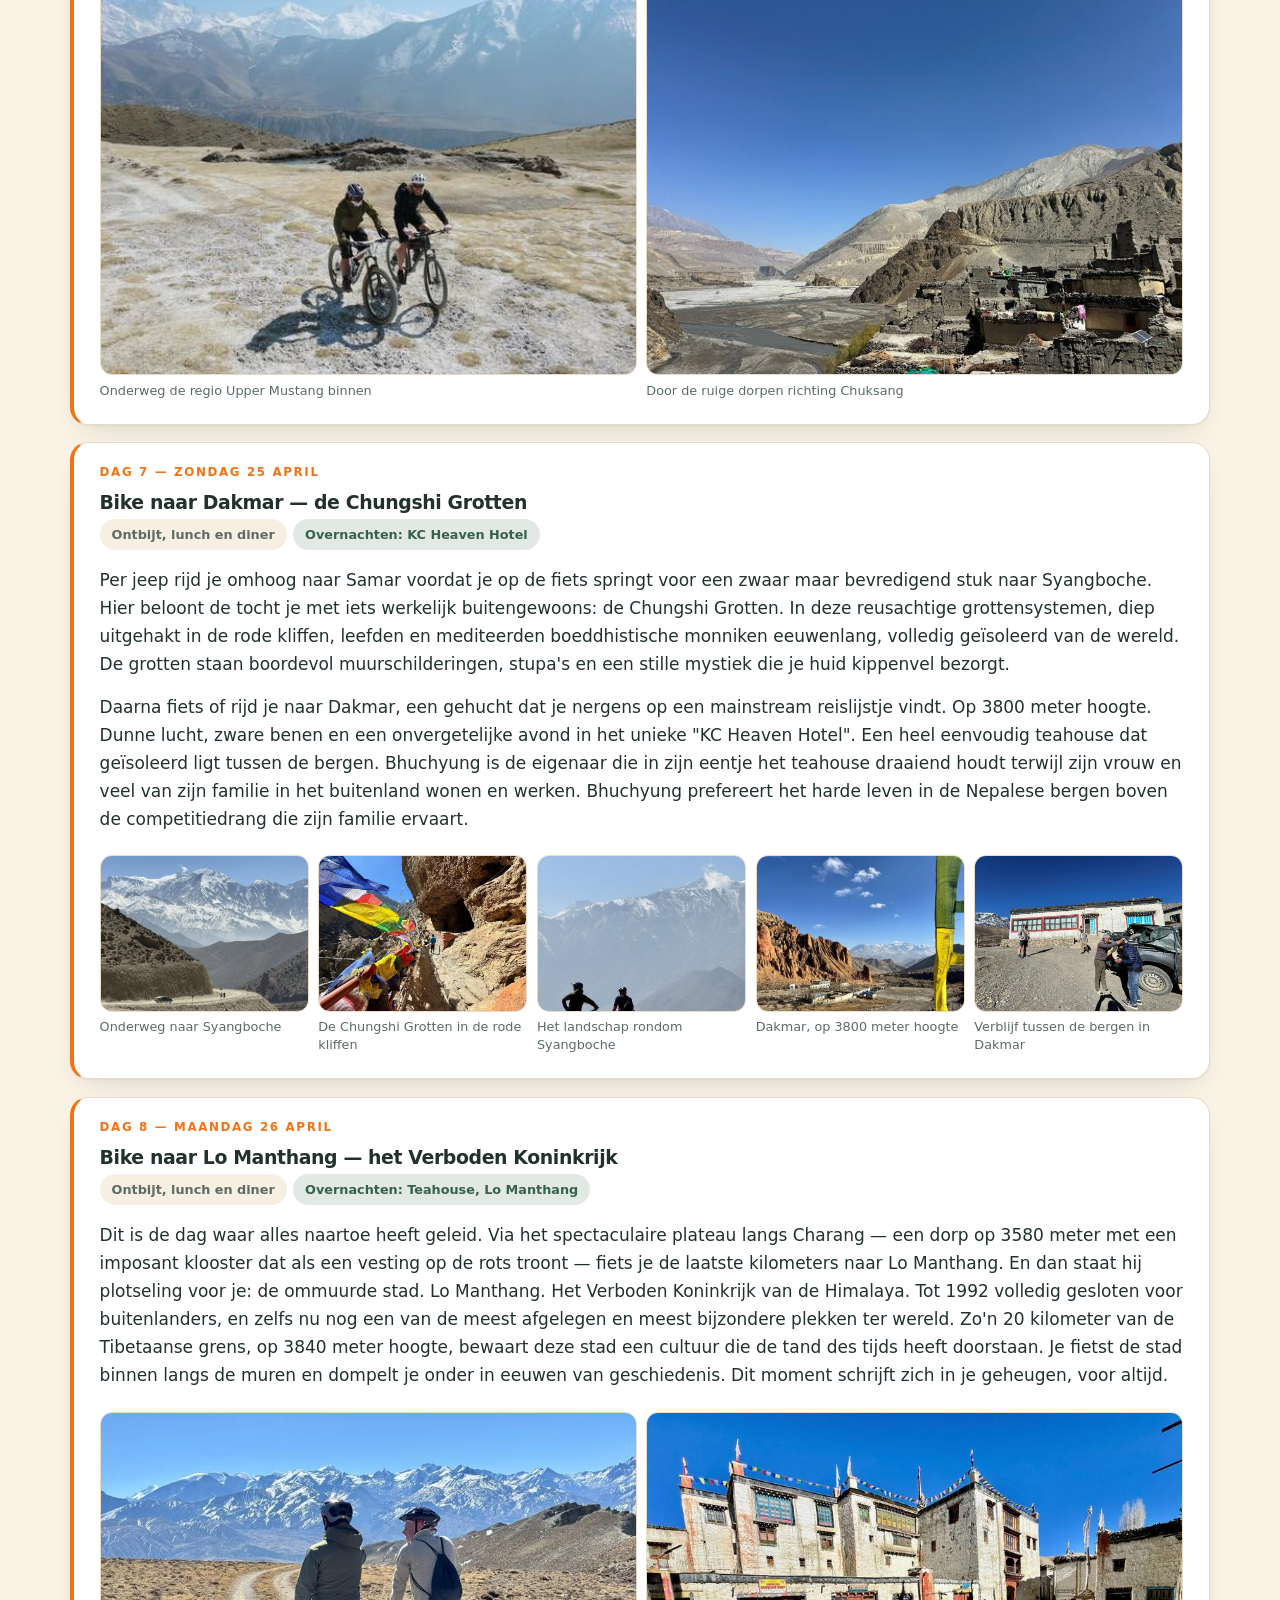
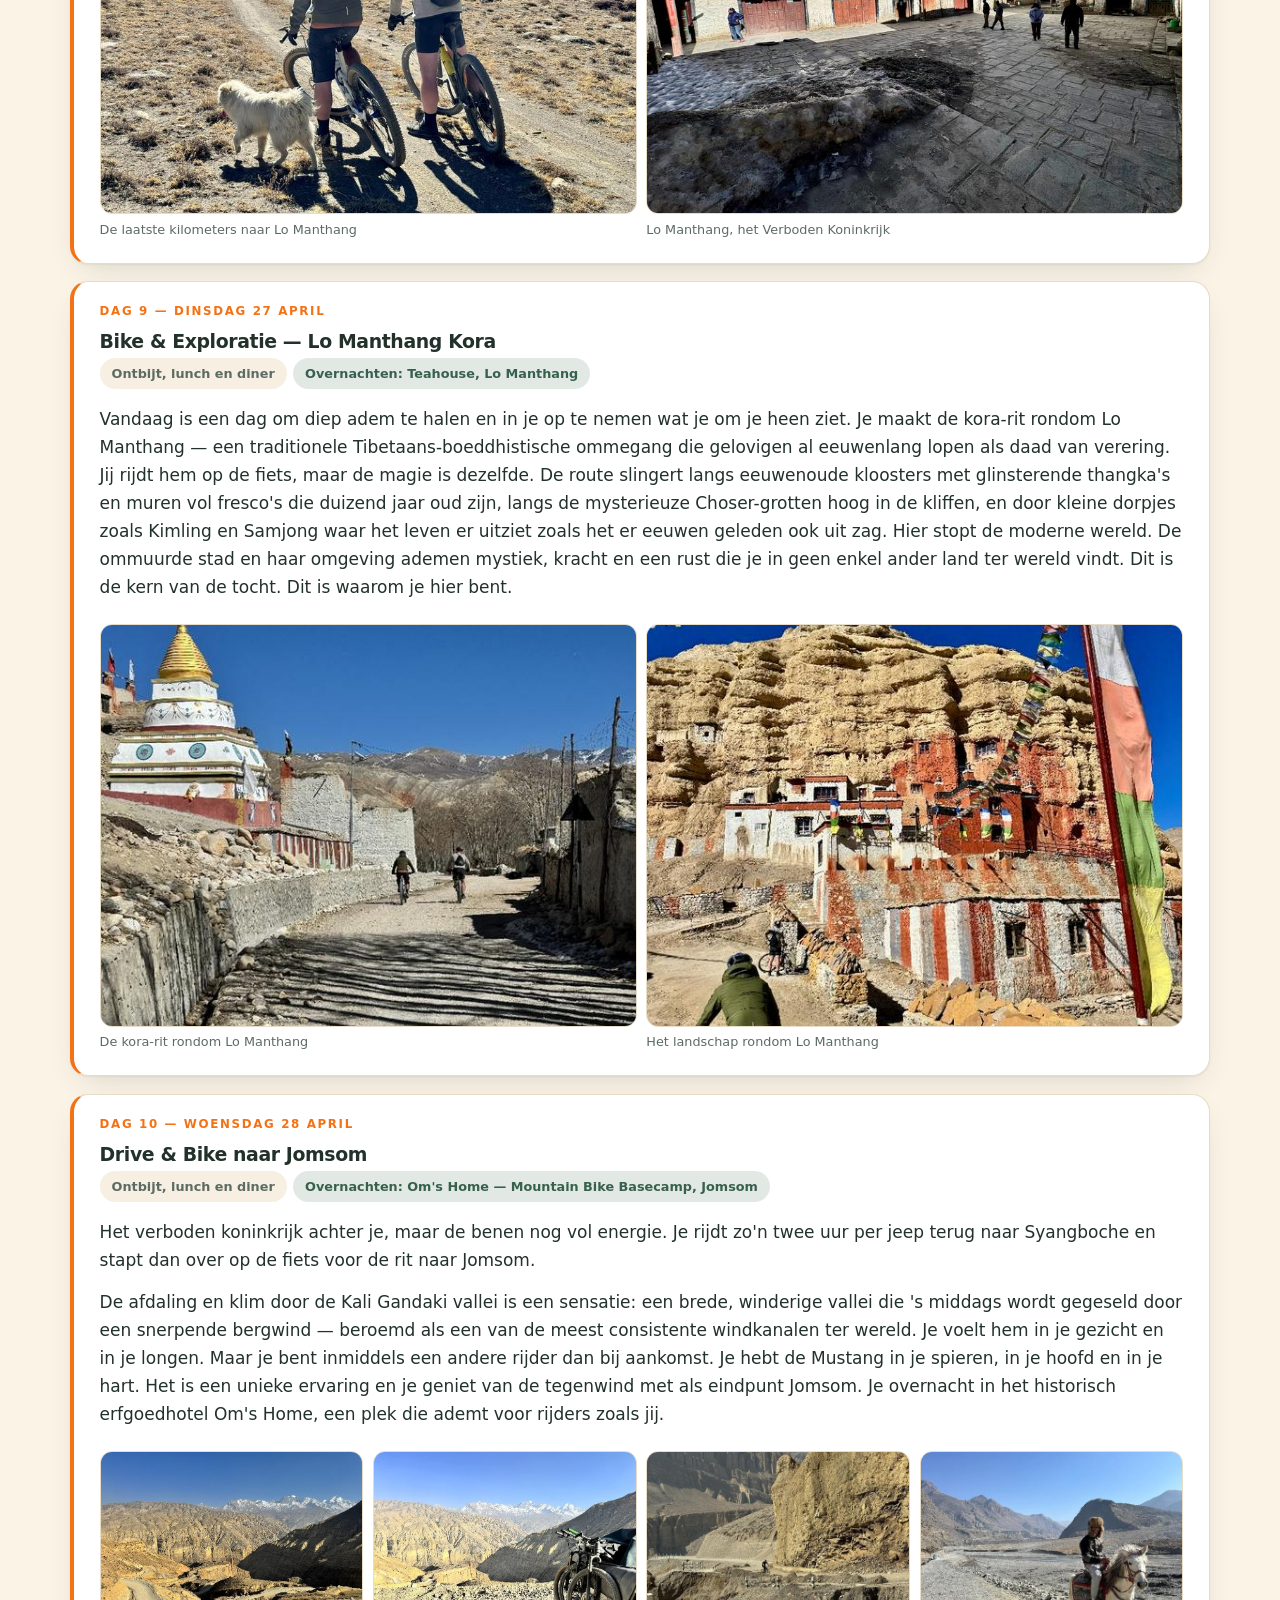
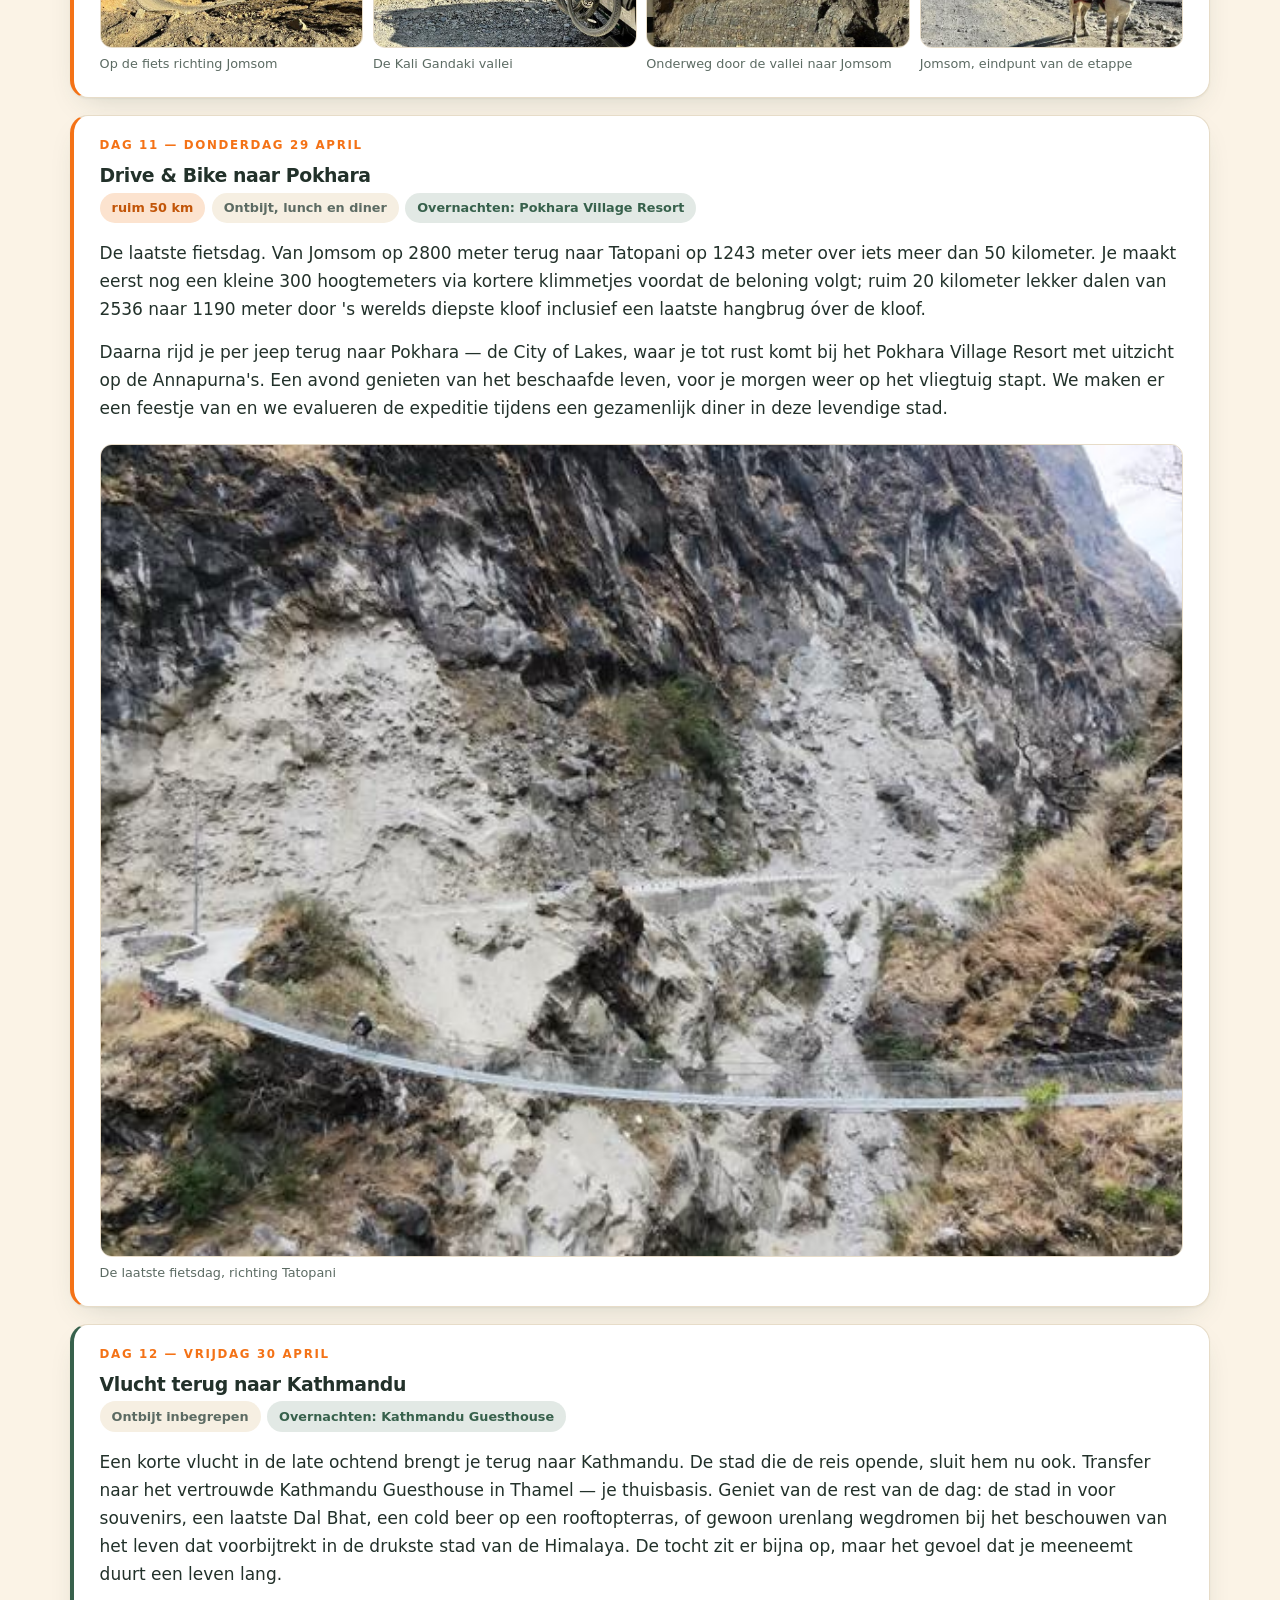
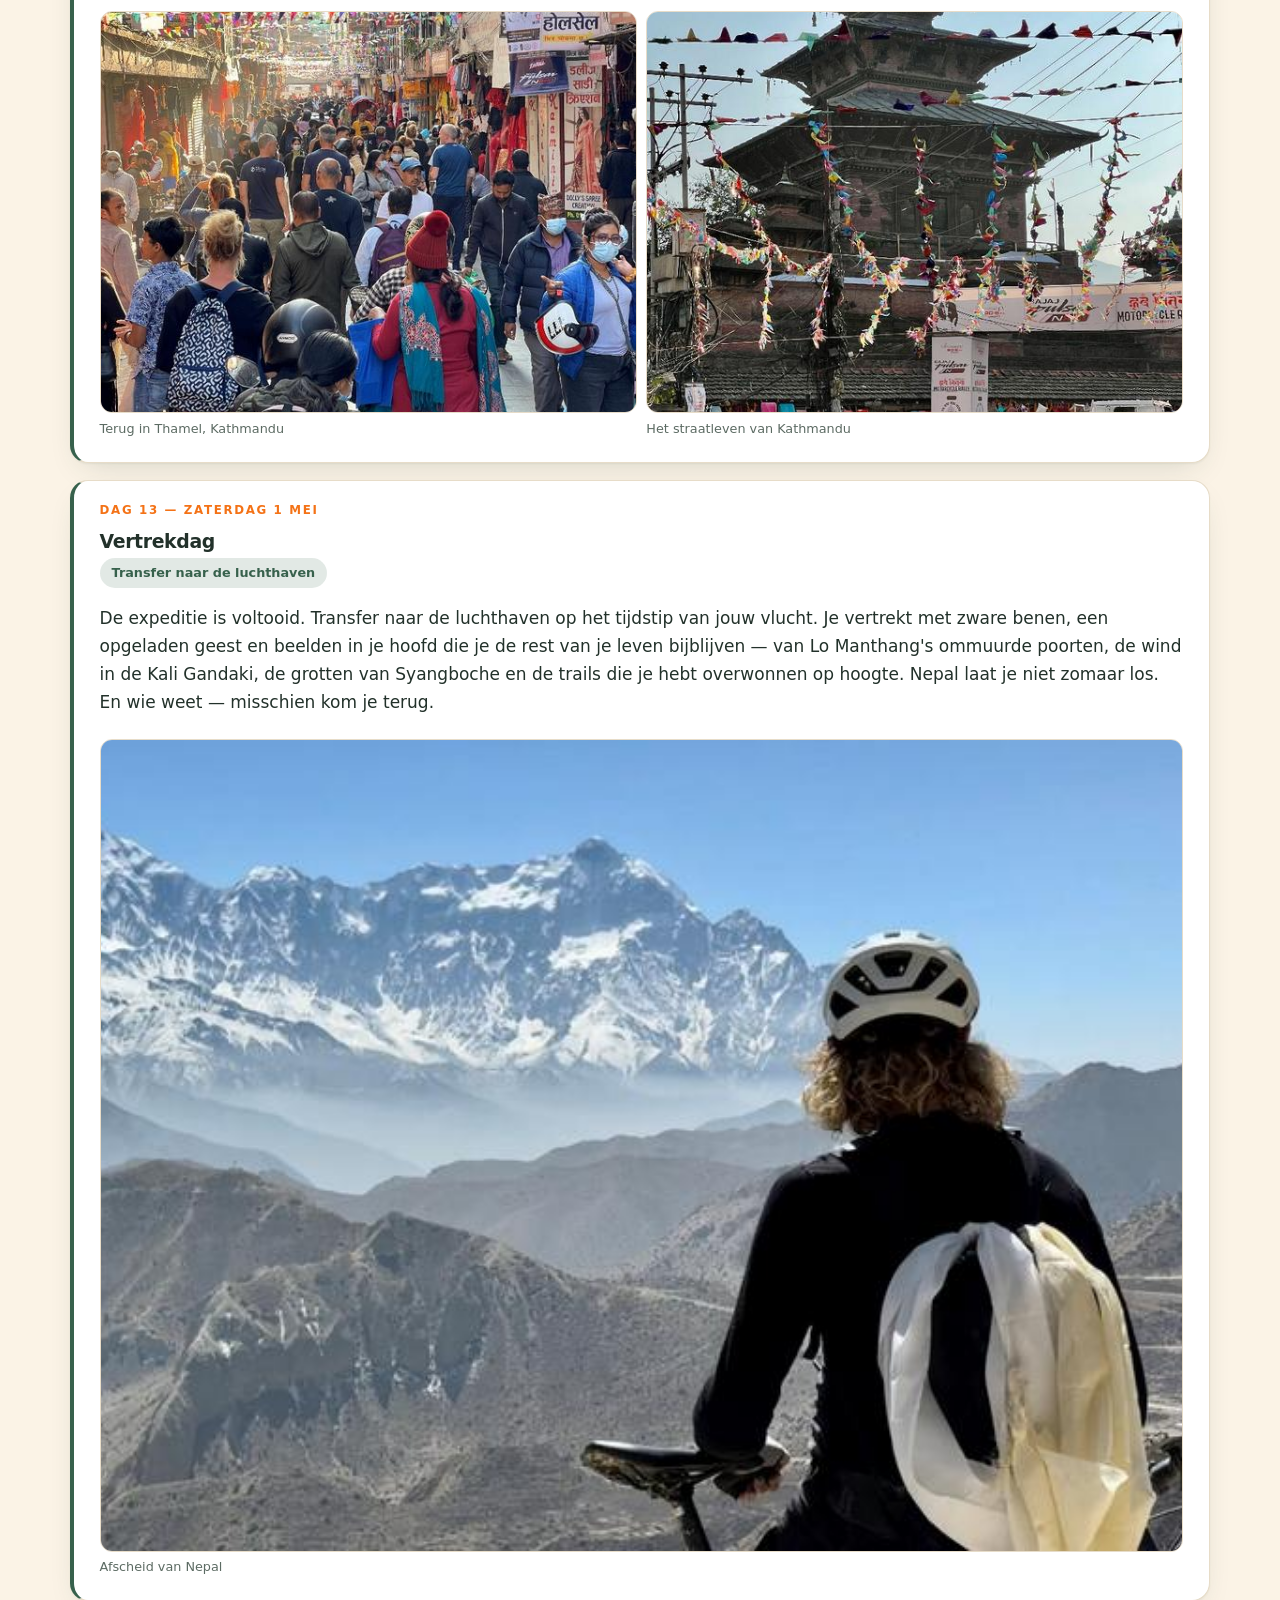
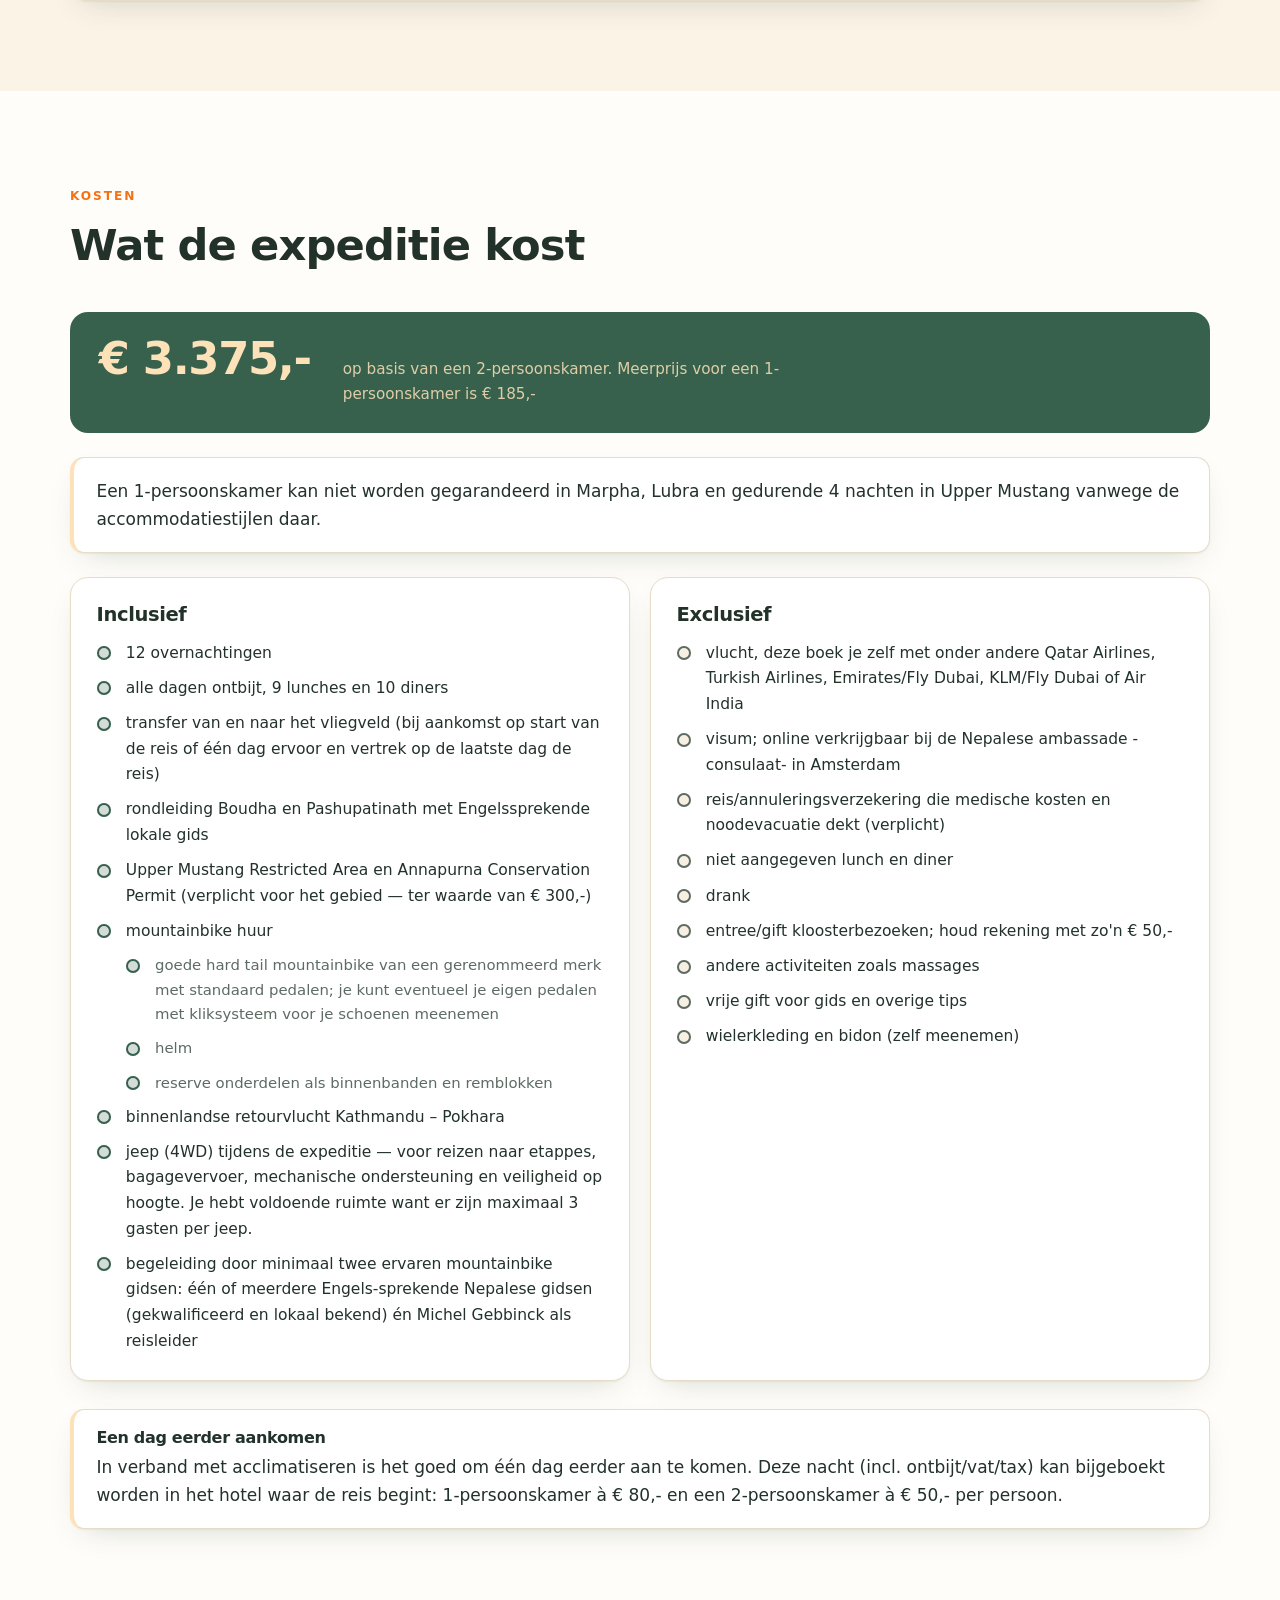
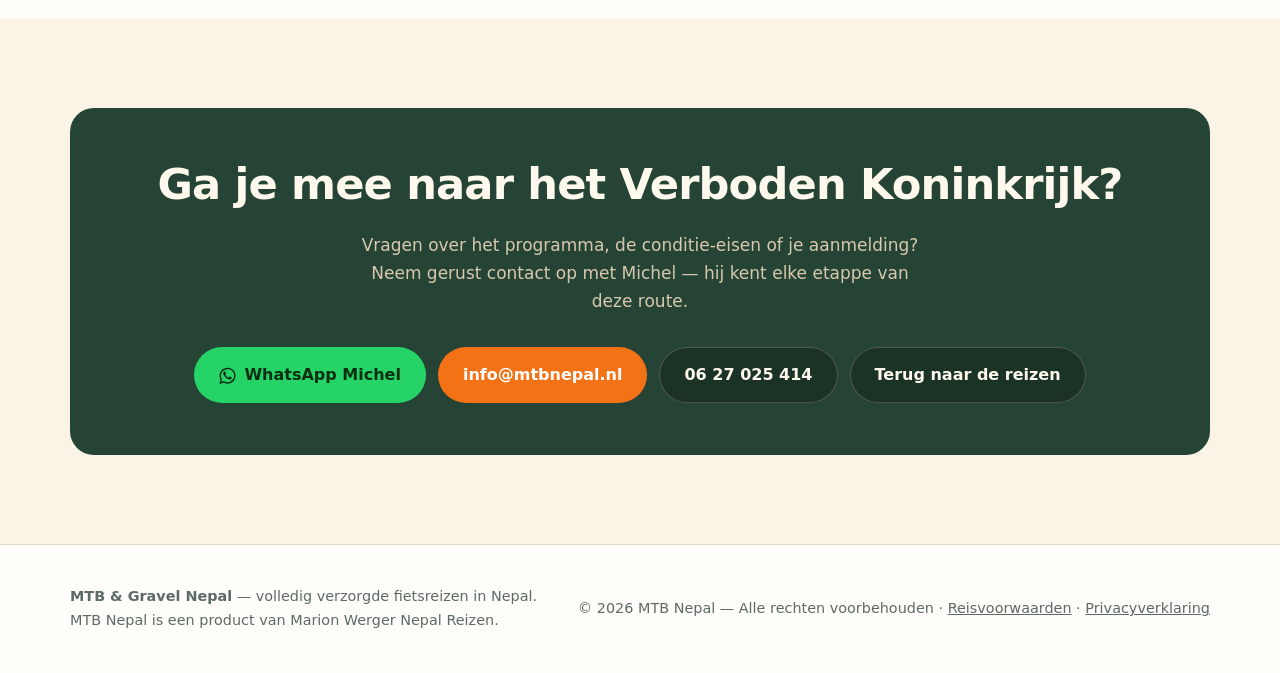
<file: upper-mustang.html>
<!DOCTYPE html>
<html lang="nl" dir="ltr">
<head>
<meta charset="utf-8">
<meta name="viewport" content="width=device-width, initial-scale=1">
<meta name="color-scheme" content="light dark">
<title>Exclusieve Gravel Expeditie Upper Mustang, 19 april – 1 mei 2027 — MTB &amp; Gravel Nepal</title>
<meta name="description" content="Dertien dagen gravelexpeditie van Kathmandu naar Lo Manthang, het laatste verboden koninkrijk van de Himalaya. Dagprogramma, kosten en wat er inbegrepen is.">
<link rel="canonical" href="https://www.mtbnepal.nl/upper-mustang.html">

<meta property="og:site_name" content="MTB &amp; Gravel Nepal">
<meta property="og:title" content="Exclusieve Gravel Expeditie Upper Mustang, 19 april – 1 mei 2027 — MTB &amp; Gravel Nepal">
<meta property="og:description" content="Dertien dagen gravelexpeditie van Kathmandu naar Lo Manthang, het laatste verboden koninkrijk van de Himalaya. Dagprogramma, kosten en wat er inbegrepen is.">
<meta property="og:type" content="website">
<meta property="og:locale" content="nl_NL">
<meta property="og:url" content="https://www.mtbnepal.nl/upper-mustang.html">
<meta property="og:image" content="https://www.mtbnepal.nl/share-mustang.jpg">
<meta property="og:image:width" content="1200">
<meta property="og:image:height" content="630">
<meta property="og:image:alt" content="Exclusieve Gravel Expeditie Upper Mustang, 19 april – 1 mei 2027">
<meta name="twitter:card" content="summary_large_image">
<meta name="twitter:title" content="Exclusieve Gravel Expeditie Upper Mustang, 19 april – 1 mei 2027 — MTB &amp; Gravel Nepal">
<meta name="twitter:description" content="Dertien dagen gravelexpeditie van Kathmandu naar Lo Manthang, het laatste verboden koninkrijk van de Himalaya. Dagprogramma, kosten en wat er inbegrepen is.">
<meta name="twitter:image" content="https://www.mtbnepal.nl/share-mustang.jpg">
<link rel="icon" href="favicon.ico" sizes="any">
<link rel="icon" href="favicon.svg" type="image/svg+xml">
<link rel="icon" href="favicon-32x32.png" type="image/png" sizes="32x32">
<link rel="icon" href="favicon-16x16.png" type="image/png" sizes="16x16">
<link rel="apple-touch-icon" href="apple-touch-icon.png">
<link rel="manifest" href="site.webmanifest">
<meta name="theme-color" content="#F47216">
<link rel="stylesheet" href="style.css">
<script type="application/ld+json">
{
  "@context": "https://schema.org",
  "@graph": [
    {
      "@type": "TravelAgency",
      "@id": "https://www.mtbnepal.nl/#organisatie",
      "name": "MTB & Gravel Nepal",
      "url": "https://www.mtbnepal.nl/",
      "telephone": "+31627025414",
      "email": "info@mtbnepal.nl",
      "address": {
        "@type": "PostalAddress",
        "streetAddress": "Prinses Irenestraat 2",
        "postalCode": "7271 GB",
        "addressLocality": "Borculo",
        "addressCountry": "NL"
      },
      "sameAs": [
        "https://www.instagram.com/mtbnepal.nl",
        "https://www.facebook.com/mtbnepal.nl",
        "https://www.youtube.com/@michelgebbinck",
        "https://www.linkedin.com/in/michelgebbinck"
      ]
    },
    {
      "@type": "TouristTrip",
      "name": "Exclusieve Gravel Expeditie Upper Mustang",
      "description": "Dertien dagen gravelexpeditie van Kathmandu naar Lo Manthang op 2600 tot 4080 meter hoogte, door het laatste verboden koninkrijk van de Himalaya.",
      "url": "https://www.mtbnepal.nl/upper-mustang.html",
      "image": "https://www.mtbnepal.nl/images/hero-upper-mustang.jpg",
      "touristType": "Mountainbikers en gravelrijders",
      "itinerary": {
        "@type": "Place",
        "name": "Nepal",
        "address": {
          "@type": "PostalAddress",
          "addressCountry": "NP"
        }
      },
      "provider": {
        "@id": "https://www.mtbnepal.nl/#organisatie"
      },
      "offers": {
        "@type": "Offer",
        "price": "3375",
        "priceCurrency": "EUR",
        "availability": "https://schema.org/InStock",
        "url": "https://www.mtbnepal.nl/upper-mustang.html",
        "validFrom": "2026-01-01"
      },
      "subjectOf": {
        "@type": "Event",
        "name": "Exclusieve Gravel Expeditie Upper Mustang",
        "description": "Dertien dagen gravelexpeditie van Kathmandu naar Lo Manthang op 2600 tot 4080 meter hoogte, door het laatste verboden koninkrijk van de Himalaya.",
        "image": "https://www.mtbnepal.nl/images/hero-upper-mustang.jpg",
        "startDate": "2027-04-19",
        "endDate": "2027-05-01",
        "eventStatus": "https://schema.org/EventScheduled",
        "eventAttendanceMode": "https://schema.org/OfflineEventAttendanceMode",
        "location": {
          "@type": "Place",
          "name": "Nepal",
          "address": {
            "@type": "PostalAddress",
            "addressCountry": "NP"
          }
        },
        "organizer": {
          "@type": "Organization",
          "name": "MTB & Gravel Nepal",
          "url": "https://www.mtbnepal.nl/"
        },
        "performer": {
          "@type": "Person",
          "name": "Michel Gebbinck"
        },
        "offers": {
          "@type": "Offer",
          "price": "3375",
          "priceCurrency": "EUR",
          "availability": "https://schema.org/InStock",
          "url": "https://www.mtbnepal.nl/upper-mustang.html",
          "validFrom": "2026-01-01"
        }
      }
    },
    {
      "@type": "BreadcrumbList",
      "itemListElement": [
        {
          "@type": "ListItem",
          "position": 1,
          "name": "Home",
          "item": "https://www.mtbnepal.nl/"
        },
        {
          "@type": "ListItem",
          "position": 2,
          "name": "Exclusieve Gravel Expeditie"
        }
      ]
    }
  ]
}
</script>
</head>
<body>
<header class="site-header">
  <div class="wrap">
    <nav class="nav" aria-label="Hoofdnavigatie">
      <a class="brand" href="index.html#top">
        <span class="mark" aria-hidden="true"><svg viewBox="300 46 623 725" xmlns="http://www.w3.org/2000/svg" role="img" aria-label="MTB Nepal logo"><path fill="#F47216" d="M 308.414 87.316 L 308.414 586.167 C 308.414 598.148 315 609.164 325.550 614.835 L 588.453 756.160 C 602.886 763.917 620.25 763.917 634.683 756.160 L 897.582 614.835 C 908.136 609.164 914.718 598.148 914.718 586.167 L 914.718 87.316 C 914.718 69.339 900.148 54.765 882.171 54.765 L 340.964 54.765 C 322.988 54.765 308.414 69.339 308.414 87.316 "/><path fill="#37614C" d="M 573.523 143.390 C 570.121 153.843 592.527 157.976 580.324 183.75 L 611.023 232.367 L 577.605 210.042 L 568.718 237.312 L 611.652 285.546 L 550.812 251.152 L 525.152 271.148 C 526.066 254.093 535.488 243.957 525.398 234.292 L 466.773 181.449 C 465.75 181.5 462.816 183.703 462.285 185.175 C 461.652 186.937 462.515 191.300 463.726 193.148 L 481.410 220.132 C 461.558 228.496 452.406 225.683 445.085 250.800 L 463.300 280.179 L 402.265 244.527 L 352.179 298.046 L 332.984 294.148 L 392.171 213.281 L 409.230 224.742 L 461.226 154.933 L 493.335 184.625 L 577.296 81.777 L 657.722 181.082 L 697.757 144.582 L 741.5 201.816 L 773.257 179.808 C 795.441 199.308 805.273 219.007 834.062 228.074 C 854.375 246.644 871.425 269.328 890.152 290.863 L 852.562 280.558 L 808.578 234.574 L 780.398 208.808 L 781.789 232.441 C 791.75 244.035 800.554 253.105 809.691 266.003 L 772.546 241.171 L 760.617 251.261 L 701.386 173.683 L 697.304 205.503 L 753.417 285.296 L 686.808 225 L 668.761 232.312 L 660.570 210.386 L 583.242 113.546 Z M 573.523 143.390 "/><path fill="#37614C" d="M 463.300 275.996 L 508.863 234.808 L 525.152 264.843 L 550.812 240.164 L 611.652 282.617 L 606.382 248.050 L 655.906 277.117 L 680.738 234.808 L 753.417 282.308 L 749.148 249.886 L 783.304 271.578 L 784.687 251.730 L 809.691 258.496 L 817.609 248.898 L 890.152 289.179 L 890.152 351.519 L 332.984 351.519 L 332.984 293.234 L 415.957 270.761 Z M 463.300 275.996 "/><path fill="#37614C" d="M 332.984 351.519 L 332.984 567.503 C 332.984 579.820 339.75 591.136 350.597 596.968 L 588.437 724.820 C 602.878 732.585 620.253 732.585 634.699 724.820 L 872.539 596.968 C 883.386 591.136 890.152 579.820 890.152 567.503 L 890.152 351.519 Z M 332.984 351.519 "/><path fill="#FDE1B9" d="M 546.757 311.476 C 548.101 311.476 549.445 312.820 549.445 314.164 L 549.445 443.136 C 549.445 444.476 548.101 445.820 546.757 445.820 L 511.828 445.820 C 510.484 445.820 509.140 444.476 509.140 443.136 L 509.140 375.066 L 508.691 375.066 C 508.691 375.066 505.335 382.007 500.410 388.726 L 467.718 433.281 L 435.253 388.726 C 430.324 382.007 426.964 375.066 426.964 375.066 L 426.296 375.066 L 426.296 443.136 C 426.296 444.476 424.949 445.820 423.609 445.820 L 388.679 445.820 C 387.335 445.820 385.992 444.476 385.992 443.136 L 385.992 314.164 C 385.992 312.820 387.335 311.476 388.679 311.476 L 418.679 311.476 C 420.25 311.476 421.816 312.148 422.937 313.714 L 467.492 374.843 L 467.941 374.843 L 512.5 313.714 C 513.617 312.148 515.187 311.476 516.753 311.476 Z M 546.757 311.476 "/><path fill="#FDE1B9" d="M 568.242 345.511 C 566.902 345.511 565.109 343.718 565.109 342.375 L 565.109 314.609 C 565.109 313.265 566.902 311.476 568.242 311.476 L 697.214 311.476 C 698.558 311.476 700.351 313.265 700.351 314.609 L 700.351 342.375 C 700.351 343.718 698.558 345.511 697.214 345.511 L 652.882 345.511 L 652.882 443.136 C 652.882 444.476 651.539 445.820 650.195 445.820 L 615.265 445.820 C 613.921 445.820 612.578 444.476 612.578 443.136 L 612.578 345.511 Z M 568.242 345.511 "/><path fill="#FDE1B9" d="M 756.320 414.027 L 788.339 414.027 C 799.980 414.027 804.234 409.546 804.234 402.832 C 804.234 396.339 799.308 391.410 787.890 391.410 L 756.320 391.410 Z M 756.320 362.75 L 786.996 362.75 C 796.398 362.75 799.757 358.722 799.757 353.125 C 799.757 347.527 795.277 343.269 785.652 343.269 L 756.320 343.269 Z M 718.703 445.820 C 717.359 445.820 716.015 444.476 716.015 443.136 L 716.015 314.164 C 716.015 312.820 717.359 311.476 718.703 311.476 L 792.589 311.476 C 823.492 311.476 839.835 328.046 839.835 348.867 C 839.835 359.167 835.804 367.453 828.863 373.722 L 828.863 373.945 C 838.718 380.886 844.539 391.187 844.539 404.398 C 844.539 430.148 825.507 445.820 792.589 445.820 Z M 718.703 445.820 "/><path fill="#FDE1B9" d="M 421.105 536.683 C 417.003 531.558 412.320 524.242 412.320 524.242 L 411.738 524.242 L 411.738 581.156 C 411.738 582.25 410.859 583.351 409.980 583.351 L 387.144 583.351 C 386.265 583.351 385.386 582.25 385.386 581.156 L 385.386 475.746 C 385.386 474.648 386.265 473.550 387.144 473.550 L 406.906 473.550 L 444.527 521.128 C 448.769 526.437 452.578 532.476 452.578 532.476 L 453.015 532.476 L 453.015 475.746 C 453.015 474.648 453.894 473.550 454.769 473.550 L 477.609 473.550 C 478.484 473.550 479.363 474.648 479.363 475.746 L 479.363 581.156 C 479.363 582.25 478.484 583.351 477.609 583.351 L 457.843 583.351 Z M 421.105 536.683 "/><path fill="#FDE1B9" d="M 522.410 540.894 L 522.410 555.531 L 570.421 555.531 C 571.300 555.531 572.472 557 572.472 558.093 L 572.472 580.789 C 572.472 581.886 571.300 583.351 570.421 583.351 L 497.816 583.351 C 496.941 583.351 496.062 582.25 496.062 581.156 L 496.062 475.746 C 496.062 474.648 496.941 473.550 497.816 473.550 L 569.835 473.550 C 570.714 473.550 571.886 475.015 571.886 476.113 L 571.886 498.804 C 571.886 499.902 570.714 501.367 569.835 501.367 L 522.410 501.367 L 522.410 514.910 L 565.445 514.910 C 566.324 514.910 567.496 516.371 567.496 517.468 L 567.496 538.332 C 567.496 539.429 566.324 540.894 565.445 540.894 Z M 522.410 540.894 "/><path fill="#FDE1B9" d="M 611.566 501.367 L 611.566 531.558 L 622.984 531.558 C 631.179 531.558 636.304 525.523 636.304 516.554 C 636.304 507.589 631.328 501.367 622.984 501.367 Z M 586.972 583.347 C 586.093 583.347 585.214 582.25 585.214 581.152 L 585.214 475.75 C 585.214 474.648 586.093 473.550 586.972 473.550 L 625.617 473.550 C 647.429 473.550 662.796 490.570 662.796 516.003 C 662.796 541.992 646.695 557.546 625.617 557.546 L 611.566 557.546 L 611.566 581.152 C 611.566 582.25 610.687 583.347 609.808 583.347 Z M 586.972 583.347 "/><path fill="#FDE1B9" d="M 703.937 542.726 L 724.140 542.726 L 720.187 531.558 C 717.843 524.789 714.476 510.699 714.476 510.699 L 713.597 510.699 C 713.597 510.699 710.234 524.789 707.890 531.558 Z M 733.214 568.710 L 694.863 568.710 L 690.617 580.968 C 689.886 582.980 689.300 583.351 687.542 583.351 L 662.953 583.351 C 662.074 583.351 661.781 582.617 661.781 582.066 C 661.781 581.519 662.074 580.789 662.367 579.875 L 701.742 473.550 L 726.335 473.550 L 765.710 579.875 C 766.003 580.605 766.296 581.519 766.296 582.066 C 766.296 582.617 766.003 583.351 765.125 583.351 L 740.535 583.351 C 738.777 583.351 738.191 582.980 737.460 580.968 Z M 733.214 568.710 "/><path fill="#FDE1B9" d="M 802.464 555.531 L 841.105 555.531 C 841.984 555.531 843.156 557 843.156 558.093 L 843.156 580.789 C 843.156 581.886 841.984 583.351 841.105 583.351 L 777.871 583.351 C 776.992 583.351 776.113 582.25 776.113 581.156 L 776.113 475.746 C 776.113 474.648 776.992 473.550 777.871 473.550 L 800.707 473.550 C 801.585 473.550 802.464 474.648 802.464 475.746 Z M 802.464 555.531 "/></svg></span>
        <span>MTB &amp; Gravel Nepal<small>Fietsreizen in de Himalaya</small></span>
      </a>
      <input class="nav-toggle" type="checkbox" id="nav-toggle" aria-hidden="true" tabindex="-1">
      <label class="nav-toggle-label" for="nav-toggle" role="button" tabindex="0" aria-label="Menu openen of sluiten"><span></span></label>
      <div class="nav-links">
        <div class="has-sub">
          <a href="index.html#reizen">Reizen<svg class="caret" width="9" height="6" viewBox="0 0 10 7" aria-hidden="true" focusable="false"><path d="M1 1l4 4 4-4" fill="none" stroke="currentColor" stroke-width="1.8" stroke-linecap="round" stroke-linejoin="round"/></svg></a>
          <div class="submenu">
            <a href="kathmandu-vallei.html">Kathmandu vallei</a>
            <a href="upper-mustang.html">Upper Mustang</a>
          </div>
        </div>
        <a href="index.html#data">Data</a>
        <a href="index.html#conditie">Fitheid</a>
        <a href="index.html#fotoalbum">Fotoalbum</a>
        <a href="index.html#ervaringen">Ervaringen</a>
        <a href="veelgestelde-vragen.html">Vragen</a>
        <a href="index.html#over">Over</a>
        <a class="cta" href="index.html#contact">Contact</a>
      </div>
    </nav>
  </div>
</header>

<main id="top">

  <section class="page-hero">
    <img class="page-hero__bg" src="images/hero-upper-mustang.jpg" alt="Gravelbiken door het hooggebergte van Upper Mustang in Nepal">
    <div class="wrap page-hero__inner">
      <p class="crumbs"><a href="index.html">Home</a><span>›</span>Exclusieve Gravel Expeditie</p>
      <span class="tag">Reis 2 · extreem</span>
      <h1 style="margin-block-start:.8rem">Exclusieve Gravel Expeditie Upper Mustang, Nepal</h1>
      <p class="dates-line">19 april – 1 mei 2027</p>
      <p>Ga mee op Culturele Gravel Expeditie naar Upper Mustang in Nepal. Het laatste verboden koninkrijk van de Himalaya. De reis van je leven.</p>
      <div class="btn-row">
        <a class="btn btn--primary" href="#programma">Bekijk het dagprogramma</a>
        <a class="btn btn--ghost" href="#kosten">Kosten</a>
      </div>
    </div>
  </section>

  <div class="wrap">
    <div class="facts">
      <div><strong>13 dagen</strong><span>19 april – 1 mei 2027</span></div>
      <div><strong>8 dagen</strong><span>fietsen op hoogte</span></div>
      <div><strong>4.080 m</strong><span>hoogste punt</span></div>
      <div><strong>€ 3.375,-</strong><span>2-persoonskamer</span></div>
    </div>
  </div>

  <!-- HOOGTEPUNTEN -->
  <section class="section">
    <div class="wrap">
      <div class="section-head">
        <span class="eyebrow">Hoogtepunten</span>
        <h2>Wat deze expeditie bijzonder maakt</h2>
      </div>
      <ul class="highlights">
        <li><span><strong>Fietsen door de diepste kloof ter wereld</strong> — Tussen de achtduizenders Dhaulagiri en Annapurna.</span></li>
        <li><span><strong>Acht dagen mountainbiken op grote hoogte</strong> — Van ongeveer 2.600 tot 4.080 meter, met tijd om te acclimatiseren en van het landschap te genieten. En één extra dag fietsen om te wennen; door de chaos van Kathmandu.</span></li>
        <li><span><strong>Lo Manthang, de ommuurde hoofdstad van Mustang</strong> — Eeuwenlang afgesloten van de buitenwereld en nog altijd sterk verbonden met de Tibetaanse cultuur.</span></li>
        <li><span><strong>Een extra dag rond Lo Manthang</strong> — Langs kloosters, grotwoningen en dorpjes zoals Choser, Kimling en Samjong.</span></li>
        <li><span><strong>Het kale berglandschap van Upper Mustang</strong> — Diepe kloven, rode rotswanden, uitgestrekte hoogvlaktes en vergezichten tot aan Tibet.</span></li>
        <li><span><strong>Kathmandu van dichtbij</strong> — Met onder andere Boudhanath, Pashupatinath en de levendige straatjes van Thamel.</span></li>
        <li><span><strong>Lokale gastvrijheid onderweg</strong> — Overnachten in eenvoudige teahouses en kleine lodges waar reizigers en Nepalezen elkaar ontmoeten.</span></li>
        <li><span><strong>Ondersteuning waar nodig</strong> — Met Nederlandse reisleiding, Nepalese gidsen, mechanische ondersteuning en een volgjeep voor bagage en ondersteuning onderweg.</span></li>
      </ul>

      <div class="notes">
        <div class="note-card">
          <h3>Ieder zijn eigen avontuur</h3>
          <p>De reis loopt parallel aan de yogareis van Marion Werger. Hierdoor kun je samen met vrienden naar Nepal reizen — ieder met zijn eigen avontuur. Wil jij de trails verslinden terwijl je partner de yoga mat oprolt? Dat kan. Maar je kunt ook gewoon alleen of met je fietsvrienden.</p>
        </div>
      </div>
    </div>
  </section>

  <!-- VIDEO -->
  <section class="section" id="video">
    <div class="wrap">
      <div class="section-head">
        <span class="eyebrow">Video</span>
        <h2>Zie de reis in beeld</h2>
        <p class="lead">Dertien dagen mountainbiken door Lower en Upper Mustang, van Kathmandu naar Lo Manthang en terug. Een tocht door het hooggebergte van Nepal met een rustige opbouw voor de hoogte, over oude handelsroutes, gravelwegen en bergpaden door een van de meest afgelegen gebieden van de Himalaya.</p>
      </div>
      <div class="trip-videos">
          <figure>
            <div class="frame">
              <button type="button" class="vplay" data-video="dAoAfMNIM5E" data-params="autoplay=1&amp;playsinline=1&amp;rel=0&amp;modestbranding=1"
                      aria-label="Video afspelen: Gravel biking in Upper Mustang, Nepal — deel 1">
                <img src="images/poster-mustang1.jpg" alt="Gravel biking in Upper Mustang, Nepal — deel 1" loading="lazy" decoding="async">
                <span class="vplay__btn"><svg class="vplay__icon" width="62" height="62" viewBox="0 0 68 48" aria-hidden="true" focusable="false"><path d="M66.5 7.5a8.5 8.5 0 0 0-6-6C55.2 0 34 0 34 0S12.8 0 7.5 1.5a8.5 8.5 0 0 0-6 6C0 12.8 0 24 0 24s0 11.2 1.5 16.5a8.5 8.5 0 0 0 6 6C12.8 48 34 48 34 48s21.2 0 26.5-1.5a8.5 8.5 0 0 0 6-6C68 35.2 68 24 68 24s0-11.2-1.5-16.5z" fill="#E5332A"/><path d="M27 34V14l18 10z" fill="#fff"/></svg></span>
                <span class="vplay__note">Klik om af te spelen &middot; laadt YouTube</span>
              </button>
            </div>
            <figcaption>Gravel biking in Upper Mustang, Nepal — deel 1</figcaption>
          </figure>
          <figure>
            <div class="frame">
              <button type="button" class="vplay" data-video="ZRoMkhB-InQ" data-params="autoplay=1&amp;playsinline=1&amp;rel=0&amp;modestbranding=1"
                      aria-label="Video afspelen: Gravel biking in Upper Mustang, Nepal — deel 2">
                <img src="images/poster-mustang2.jpg" alt="Gravel biking in Upper Mustang, Nepal — deel 2" loading="lazy" decoding="async">
                <span class="vplay__btn"><svg class="vplay__icon" width="62" height="62" viewBox="0 0 68 48" aria-hidden="true" focusable="false"><path d="M66.5 7.5a8.5 8.5 0 0 0-6-6C55.2 0 34 0 34 0S12.8 0 7.5 1.5a8.5 8.5 0 0 0-6 6C0 12.8 0 24 0 24s0 11.2 1.5 16.5a8.5 8.5 0 0 0 6 6C12.8 48 34 48 34 48s21.2 0 26.5-1.5a8.5 8.5 0 0 0 6-6C68 35.2 68 24 68 24s0-11.2-1.5-16.5z" fill="#E5332A"/><path d="M27 34V14l18 10z" fill="#fff"/></svg></span>
                <span class="vplay__note">Klik om af te spelen &middot; laadt YouTube</span>
              </button>
            </div>
            <figcaption>Gravel biking in Upper Mustang, Nepal — deel 2</figcaption>
          </figure>
      </div>
    </div>
  </section>

  <!-- PROGRAMMA -->
  <section class="section section--alt" id="programma">
    <div class="wrap">
      <div class="section-head">
        <span class="eyebrow">Dagprogramma</span>
        <h2>Dag voor dag</h2>
      </div>

      <div class="days">

        <article class="day day--calm">
          <div class="day__head">
            <span class="day__no">Dag 1 — maandag 19 april</span>
            <h3>Aankomst en verkennen Kathmandu</h3>
          </div>
          <div class="day__meta">
            <span class="chip">Welkomst-diner inbegrepen</span>
            <span class="chip chip--stay">Overnachten: Kathmandu Guesthouse</span>
          </div>
          <div class="day__body">
            <p>De expeditie begint zodra je door de aankomsthal van Tribhuvan International Airport stapt. Kathmandu raakt je direct: de chaos, de kleur, de geur van wierook en uitlaatgassen, de skyline van pagodadaken en de Himalaya die aan de horizon opdoemt. Transfer naar het Kathmandu Guesthouse in Thamel — een plek met geschiedenis, waar beroemde bergbeklimmers als Reinhold Messner verbleven voor ze hun expedities het gebergte in stuurden.</p>
            <p>Vandaag staat in het teken van kennismaken en voorbereiden. We ontmoeten elkaar in het hotel waar Michel je uitleg geeft over Nepal, de gebruiken en hoe jij daar mee om kunt gaan. We ontmoeten onze legendarische Nepalese gids Mangal bij zijn bikeshop. Samen controleren we de mountainbikes, stellen ze af op jouw maten en bespreken we het fietsen in Nepal. Daarna neemt Michel je mee op een wandeling door de smalle stegen naar het Kathmandu Durbar Square — het middelpunt van een stad die duizend jaar geschiedenis ademt. We slaan alvast Nepalese energierepen in voor de expeditie. De avond sluit je af met een gezamenlijk diner in Thamel. Morgen begint de voorbereiding in het zadel.</p>
          </div>
        </article>

        <article class="day">
          <div class="day__head">
            <span class="day__no">Dag 2 — dinsdag 20 april</span>
            <h3>Ochtend Bike Ride &amp; Verkenning Kathmandu</h3>
          </div>
          <div class="day__meta">
            <span class="chip">Ontbijt inbegrepen</span>
            <span class="chip chip--stay">Overnachten: Kathmandu Guesthouse</span>
          </div>
          <div class="day__body">
            <p>De benen moeten wennen aan de hoogte en de chaos, en dat doe je het beste in het zadel. Na het ontbijt spring je op de mountainbike voor de eerste echte testrit: een klim door de kronkelende stegen van Thamel omhoog naar Swoyambhunath — de Monkey Tempel. Op het moment dat je boven staat en uitkijkt over de dampende stad, met de eeuwenoude stupa en de ogen van Boeddha die je aanstaren en de Himalaya in de verte, weet je: dit is pas het begin.</p>
            <p>Terug bij het hotel, rust even uit en daarna een andere dimensie van Kathmandu: per taxi naar Boudhanath, de indrukwekkende koepelstupa die het spirituele hart is van de Tibetaanse diaspora. Je loopt de kora mee met bidkransjes draaiende pelgrims en Boeddhistische monniken in bordeauxrode gewaden. De dag sluit af bij Pashupatinath — het meest heilige hindoeïstische crematieoord langs de Bagmati rivier, waar leven en dood naast elkaar bestaan zonder filter. Openbare crematies. Ongefilterd, ongepolijst en echt. Terug in Thamel kies je zelf je diner.</p>
          </div>
          <div class="day__photos">
            <figure><img src="images/reis2-dag02-01.jpg" alt="Kathmandu, startpunt van de expeditie" loading="lazy" decoding="async"><figcaption>Kathmandu, startpunt van de expeditie</figcaption></figure>
            <figure><img src="images/reis2-dag02-02.jpg" alt="Swoyambhunath, de Monkey Tempel" loading="lazy" decoding="async"><figcaption>Swoyambhunath, de Monkey Tempel</figcaption></figure>
            <figure><img src="images/reis2-dag02-03.jpg" alt="Uitzicht over Kathmandu" loading="lazy" decoding="async"><figcaption>Uitzicht over Kathmandu</figcaption></figure>
            <figure><img src="images/reis2-dag02-04.jpg" alt="Boudhanath, het spirituele hart van de Tibetaanse diaspora" loading="lazy" decoding="async"><figcaption>Boudhanath, het spirituele hart van de Tibetaanse diaspora</figcaption></figure>
            <figure><img src="images/reis2-dag02-05.jpg" alt="Pashupatinath langs de Bagmati rivier" loading="lazy" decoding="async"><figcaption>Pashupatinath langs de Bagmati rivier</figcaption></figure>
          </div>
        </article>

        <article class="day">
          <div class="day__head">
            <span class="day__no">Dag 3 — woensdag 21 april</span>
            <h3>Vlucht naar Pokhara — Jeep naar Tatopani</h3>
          </div>
          <div class="day__meta">
            <span class="chip">Ontbijt, lunch en diner</span>
            <span class="chip chip--stay">Overnachten: Natural Hot Spring, Tatopani</span>
          </div>
          <div class="day__body">
            <p>Vroeg opstaan, want vandaag verlaat je de Kathmandu vallei en zet je koers naar het westen. Een korte vlucht brengt je naar Pokhara, de poort naar de Annapurna. Hier maak je kennis met de chauffeurs en zien we de gids(en) weer, de mannen die je de komende dagen door een van de meest ruige en afgelegen gebieden ter wereld loodsen. Daarna volgt een spectaculaire rit over slingerende bergwegen diep de Kali Gandaki vallei in, naar Tatopani op 1190 meter. Na een dag vol transport beloon je jezelf met een uitdagende dompeling in de vulkanische warmwaterbronnen — de ideale voorbereiding voor wat er nog komen gaat. Het avontuur is begonnen.</p>
          </div>
        </article>

        <article class="day">
          <div class="day__head">
            <span class="day__no">Dag 4 — donderdag 22 april</span>
            <h3>Jeep &amp; Bike naar Marpha</h3>
          </div>
          <div class="day__meta">
            <span class="chip">Ontbijt, lunch en diner</span>
            <span class="chip chip--stay">Overnachten: Marpha Palace</span>
          </div>
          <div class="day__body">
            <p>We rijden per jeep omhoog naar Lete, diep in de Kali Gandaki vallei — 's werelds diepste kloof, geklemd tussen de reuzen Dhaulagiri (8167 m) en Annapurna (8091 m). Vanuit Lete klim je op de mountainbike omhoog naar het schilderachtige Titi Lake, een spiegelvlak op hoogte omringd door droge berghellingen en eenzame boompjes. Dan volgt een prachtige afdaling; lekker snel en ongenadig mooi. Je komt aan in Marpha — het "Apple Village" van Nepal, beroemd om zijn witgepleisterde huizen en lokale brandewijn. Hier slaap je in het gezellige Marpha Palace teahouse, midden in het hart van het dorp. De hoogte is nu serieus: je zit op meer dan 2600 meter en de lucht begint dunner te voelen. Welkom in Lower Mustang.</p>
          </div>
          <div class="day__photos">
            <figure><img src="images/reis2-dag04-01.jpg" alt="Onderweg door de Kali Gandaki vallei naar Marpha" loading="lazy" decoding="async"><figcaption>Onderweg door de Kali Gandaki vallei naar Marpha</figcaption></figure>
            <figure><img src="images/reis2-dag04-02.jpg" alt="Marpha, het Apple Village van Nepal" loading="lazy" decoding="async"><figcaption>Marpha, het Apple Village van Nepal</figcaption></figure>
          </div>
        </article>

        <article class="day">
          <div class="day__head">
            <span class="day__no">Dag 5 — vrijdag 23 april</span>
            <h3>Bike naar Lubra</h3>
          </div>
          <div class="day__meta">
            <span class="chip">Ontbijt, lunch en diner</span>
            <span class="chip chip--stay">Overnachten: Community Homestay Lubra</span>
          </div>
          <div class="day__body">
            <p>Vandaag staat een van de meest gevarieerde etappes op het programma. Je vertrekt via een Tibetaans kamp — een stille enclave van ballingschapscultuur midden in de bergen — en fietst langs het prachtige Dhumba Lake, een turquoise waterplas die schril afsteekt tegen het kale, weidse landschap. Je koerst dan verder richting het verborgen dorp Lubra via het traditionele Thini village, waar de bewoners al eeuwenlang dezelfde paden bewandelen. Lubra zelf is een echte schatkamer: het dorp staat bekend om zijn eeuwenoude Bön-klooster, de oudste religie van Tibet. Je slaapt in een community homestay — primitief maar authentiek tot op het bot. Dit is geen hotelreis. Dit is leven zoals de locals het leven.</p>
          </div>
          <div class="day__photos">
            <figure><img src="images/reis2-dag05-01.jpg" alt="Onderweg naar Lubra" loading="lazy" decoding="async"><figcaption>Onderweg naar Lubra</figcaption></figure>
            <figure><img src="images/reis2-dag05-02.jpg" alt="Het verborgen dorp Lubra" loading="lazy" decoding="async"><figcaption>Het verborgen dorp Lubra</figcaption></figure>
          </div>
        </article>

        <article class="day">
          <div class="day__head">
            <span class="day__no">Dag 6 — zaterdag 24 april</span>
            <h3>Bike naar Chuksang</h3>
          </div>
          <div class="day__meta">
            <span class="chip">Ontbijt, lunch en diner</span>
            <span class="chip chip--stay">Overnachten: Teahouse</span>
          </div>
          <div class="day__body">
            <p>Vandaag fiets je de regio Upper Mustang binnen. De eerste stop is Kagbeni — een middeleeuws fort-dorp aan de samenvloeiing van de Kali Gandaki en de Jhong rivier, bewaker van de grens naar het Verboden Koninkrijk. Je verkent de smalle stegen en de indrukwekkende rode muren van het dorp voordat je per jeep hoger klimt naar het heilige Muktinath op 3710 meter, pelgrimsoord voor hindoes en boeddhisten van over de hele wereld. Na een stevige lunch duik je weer op de fiets voor een van de meest cinematografische etappes van de reis: langs de rotsige, windgeteisterde dorpen van Zong en Tetang — alsof je dwars door een verlaten filmset van een epic mountainbike-film rijdt — tot je afdaalt naar Chuksang. Ruig, onherbergzaam en absoluut fenomenaal.</p>
          </div>
          <div class="day__photos">
            <figure><img src="images/reis2-dag06-01.jpg" alt="Onderweg de regio Upper Mustang binnen" loading="lazy" decoding="async"><figcaption>Onderweg de regio Upper Mustang binnen</figcaption></figure>
            <figure><img src="images/reis2-dag06-02.jpg" alt="Door de ruige dorpen richting Chuksang" loading="lazy" decoding="async"><figcaption>Door de ruige dorpen richting Chuksang</figcaption></figure>
          </div>
        </article>

        <article class="day">
          <div class="day__head">
            <span class="day__no">Dag 7 — zondag 25 april</span>
            <h3>Bike naar Dakmar — de Chungshi Grotten</h3>
          </div>
          <div class="day__meta">
            <span class="chip">Ontbijt, lunch en diner</span>
            <span class="chip chip--stay">Overnachten: KC Heaven Hotel</span>
          </div>
          <div class="day__body">
            <p>Per jeep rijd je omhoog naar Samar voordat je op de fiets springt voor een zwaar maar bevredigend stuk naar Syangboche. Hier beloont de tocht je met iets werkelijk buitengewoons: de Chungshi Grotten. In deze reusachtige grottensystemen, diep uitgehakt in de rode kliffen, leefden en mediteerden boeddhistische monniken eeuwenlang, volledig geïsoleerd van de wereld. De grotten staan boordevol muurschilderingen, stupa's en een stille mystiek die je huid kippenvel bezorgt.</p>
            <p>Daarna fiets of rijd je naar Dakmar, een gehucht dat je nergens op een mainstream reislijstje vindt. Op 3800 meter hoogte. Dunne lucht, zware benen en een onvergetelijke avond in het unieke "KC Heaven Hotel". Een heel eenvoudig teahouse dat geïsoleerd ligt tussen de bergen. Bhuchyung is de eigenaar die in zijn eentje het teahouse draaiend houdt terwijl zijn vrouw en veel van zijn familie in het buitenland wonen en werken. Bhuchyung prefereert het harde leven in de Nepalese bergen boven de competitiedrang die zijn familie ervaart.</p>
          </div>
          <div class="day__photos">
            <figure><img src="images/reis2-dag07-01.jpg" alt="Onderweg naar Syangboche" loading="lazy" decoding="async"><figcaption>Onderweg naar Syangboche</figcaption></figure>
            <figure><img src="images/reis2-dag07-02.jpg" alt="De Chungshi Grotten in de rode kliffen" loading="lazy" decoding="async"><figcaption>De Chungshi Grotten in de rode kliffen</figcaption></figure>
            <figure><img src="images/reis2-dag07-03.jpg" alt="Het landschap rondom Syangboche" loading="lazy" decoding="async"><figcaption>Het landschap rondom Syangboche</figcaption></figure>
            <figure><img src="images/reis2-dag07-04.jpg" alt="Dakmar, op 3800 meter hoogte" loading="lazy" decoding="async"><figcaption>Dakmar, op 3800 meter hoogte</figcaption></figure>
            <figure><img src="images/reis2-dag07-05.jpg" alt="Verblijf tussen de bergen in Dakmar" loading="lazy" decoding="async"><figcaption>Verblijf tussen de bergen in Dakmar</figcaption></figure>
          </div>
        </article>

        <article class="day">
          <div class="day__head">
            <span class="day__no">Dag 8 — maandag 26 april</span>
            <h3>Bike naar Lo Manthang — het Verboden Koninkrijk</h3>
          </div>
          <div class="day__meta">
            <span class="chip">Ontbijt, lunch en diner</span>
            <span class="chip chip--stay">Overnachten: Teahouse, Lo Manthang</span>
          </div>
          <div class="day__body">
            <p>Dit is de dag waar alles naartoe heeft geleid. Via het spectaculaire plateau langs Charang — een dorp op 3580 meter met een imposant klooster dat als een vesting op de rots troont — fiets je de laatste kilometers naar Lo Manthang. En dan staat hij plotseling voor je: de ommuurde stad. Lo Manthang. Het Verboden Koninkrijk van de Himalaya. Tot 1992 volledig gesloten voor buitenlanders, en zelfs nu nog een van de meest afgelegen en meest bijzondere plekken ter wereld. Zo'n 20 kilometer van de Tibetaanse grens, op 3840 meter hoogte, bewaart deze stad een cultuur die de tand des tijds heeft doorstaan. Je fietst de stad binnen langs de muren en dompelt je onder in eeuwen van geschiedenis. Dit moment schrijft zich in je geheugen, voor altijd.</p>
          </div>
          <div class="day__photos">
            <figure><img src="images/reis2-dag08-01.jpg" alt="De laatste kilometers naar Lo Manthang" loading="lazy" decoding="async"><figcaption>De laatste kilometers naar Lo Manthang</figcaption></figure>
            <figure><img src="images/reis2-dag08-02.jpg" alt="Lo Manthang, het Verboden Koninkrijk" loading="lazy" decoding="async"><figcaption>Lo Manthang, het Verboden Koninkrijk</figcaption></figure>
          </div>
        </article>

        <article class="day">
          <div class="day__head">
            <span class="day__no">Dag 9 — dinsdag 27 april</span>
            <h3>Bike &amp; Exploratie — Lo Manthang Kora</h3>
          </div>
          <div class="day__meta">
            <span class="chip">Ontbijt, lunch en diner</span>
            <span class="chip chip--stay">Overnachten: Teahouse, Lo Manthang</span>
          </div>
          <div class="day__body">
            <p>Vandaag is een dag om diep adem te halen en in je op te nemen wat je om je heen ziet. Je maakt de kora-rit rondom Lo Manthang — een traditionele Tibetaans-boeddhistische ommegang die gelovigen al eeuwenlang lopen als daad van verering. Jij rijdt hem op de fiets, maar de magie is dezelfde. De route slingert langs eeuwenoude kloosters met glinsterende thangka's en muren vol fresco's die duizend jaar oud zijn, langs de mysterieuze Choser-grotten hoog in de kliffen, en door kleine dorpjes zoals Kimling en Samjong waar het leven er uitziet zoals het er eeuwen geleden ook uit zag. Hier stopt de moderne wereld. De ommuurde stad en haar omgeving ademen mystiek, kracht en een rust die je in geen enkel ander land ter wereld vindt. Dit is de kern van de tocht. Dit is waarom je hier bent.</p>
          </div>
          <div class="day__photos">
            <figure><img src="images/reis2-dag09-01.jpg" alt="De kora-rit rondom Lo Manthang" loading="lazy" decoding="async"><figcaption>De kora-rit rondom Lo Manthang</figcaption></figure>
            <figure><img src="images/reis2-dag09-02.jpg" alt="Het landschap rondom Lo Manthang" loading="lazy" decoding="async"><figcaption>Het landschap rondom Lo Manthang</figcaption></figure>
          </div>
        </article>

        <article class="day">
          <div class="day__head">
            <span class="day__no">Dag 10 — woensdag 28 april</span>
            <h3>Drive &amp; Bike naar Jomsom</h3>
          </div>
          <div class="day__meta">
            <span class="chip">Ontbijt, lunch en diner</span>
            <span class="chip chip--stay">Overnachten: Om's Home — Mountain Bike Basecamp, Jomsom</span>
          </div>
          <div class="day__body">
            <p>Het verboden koninkrijk achter je, maar de benen nog vol energie. Je rijdt zo'n twee uur per jeep terug naar Syangboche en stapt dan over op de fiets voor de rit naar Jomsom.</p>
            <p>De afdaling en klim door de Kali Gandaki vallei is een sensatie: een brede, winderige vallei die 's middags wordt gegeseld door een snerpende bergwind — beroemd als een van de meest consistente windkanalen ter wereld. Je voelt hem in je gezicht en in je longen. Maar je bent inmiddels een andere rijder dan bij aankomst. Je hebt de Mustang in je spieren, in je hoofd en in je hart. Het is een unieke ervaring en je geniet van de tegenwind met als eindpunt Jomsom. Je overnacht in het historisch erfgoedhotel Om's Home, een plek die ademt voor rijders zoals jij.</p>
          </div>
          <div class="day__photos">
            <figure><img src="images/reis2-dag10-01.jpg" alt="Op de fiets richting Jomsom" loading="lazy" decoding="async"><figcaption>Op de fiets richting Jomsom</figcaption></figure>
            <figure><img src="images/reis2-dag10-02.jpg" alt="De Kali Gandaki vallei" loading="lazy" decoding="async"><figcaption>De Kali Gandaki vallei</figcaption></figure>
            <figure><img src="images/reis2-dag10-03.jpg" alt="Onderweg door de vallei naar Jomsom" loading="lazy" decoding="async"><figcaption>Onderweg door de vallei naar Jomsom</figcaption></figure>
            <figure><img src="images/reis2-dag10-04.jpg" alt="Jomsom, eindpunt van de etappe" loading="lazy" decoding="async"><figcaption>Jomsom, eindpunt van de etappe</figcaption></figure>
          </div>
        </article>

        <article class="day">
          <div class="day__head">
            <span class="day__no">Dag 11 — donderdag 29 april</span>
            <h3>Drive &amp; Bike naar Pokhara</h3>
          </div>
          <div class="day__meta">
            <span class="chip chip--ride">ruim 50 km</span>
            <span class="chip">Ontbijt, lunch en diner</span>
            <span class="chip chip--stay">Overnachten: Pokhara Village Resort</span>
          </div>
          <div class="day__body">
            <p>De laatste fietsdag. Van Jomsom op 2800 meter terug naar Tatopani op 1243 meter over iets meer dan 50 kilometer. Je maakt eerst nog een kleine 300 hoogtemeters via kortere klimmetjes voordat de beloning volgt; ruim 20 kilometer lekker dalen van 2536 naar 1190 meter door 's werelds diepste kloof inclusief een laatste hangbrug óver de kloof.</p>
            <p>Daarna rijd je per jeep terug naar Pokhara — de City of Lakes, waar je tot rust komt bij het Pokhara Village Resort met uitzicht op de Annapurna's. Een avond genieten van het beschaafde leven, voor je morgen weer op het vliegtuig stapt. We maken er een feestje van en we evalueren de expeditie tijdens een gezamenlijk diner in deze levendige stad.</p>
          </div>
          <div class="day__photos">
            <figure><img src="images/reis2-dag11-01.jpg" alt="De laatste fietsdag, richting Tatopani" loading="lazy" decoding="async"><figcaption>De laatste fietsdag, richting Tatopani</figcaption></figure>
          </div>
        </article>

        <article class="day day--calm">
          <div class="day__head">
            <span class="day__no">Dag 12 — vrijdag 30 april</span>
            <h3>Vlucht terug naar Kathmandu</h3>
          </div>
          <div class="day__meta">
            <span class="chip">Ontbijt inbegrepen</span>
            <span class="chip chip--stay">Overnachten: Kathmandu Guesthouse</span>
          </div>
          <div class="day__body">
            <p>Een korte vlucht in de late ochtend brengt je terug naar Kathmandu. De stad die de reis opende, sluit hem nu ook. Transfer naar het vertrouwde Kathmandu Guesthouse in Thamel — je thuisbasis. Geniet van de rest van de dag: de stad in voor souvenirs, een laatste Dal Bhat, een cold beer op een rooftopterras, of gewoon urenlang wegdromen bij het beschouwen van het leven dat voorbijtrekt in de drukste stad van de Himalaya. De tocht zit er bijna op, maar het gevoel dat je meeneemt duurt een leven lang.</p>
          </div>
          <div class="day__photos">
            <figure><img src="images/reis2-dag12-01.jpg" alt="Terug in Thamel, Kathmandu" loading="lazy" decoding="async"><figcaption>Terug in Thamel, Kathmandu</figcaption></figure>
            <figure><img src="images/reis2-dag12-02.jpg" alt="Het straatleven van Kathmandu" loading="lazy" decoding="async"><figcaption>Het straatleven van Kathmandu</figcaption></figure>
          </div>
        </article>

        <article class="day day--calm">
          <div class="day__head">
            <span class="day__no">Dag 13 — zaterdag 1 mei</span>
            <h3>Vertrekdag</h3>
          </div>
          <div class="day__meta">
            <span class="chip chip--stay">Transfer naar de luchthaven</span>
          </div>
          <div class="day__body">
            <p>De expeditie is voltooid. Transfer naar de luchthaven op het tijdstip van jouw vlucht. Je vertrekt met zware benen, een opgeladen geest en beelden in je hoofd die je de rest van je leven bijblijven — van Lo Manthang's ommuurde poorten, de wind in de Kali Gandaki, de grotten van Syangboche en de trails die je hebt overwonnen op hoogte. Nepal laat je niet zomaar los. En wie weet — misschien kom je terug.</p>
          </div>
          <div class="day__photos">
            <figure><img src="images/reis2-dag13-01.jpg" alt="Afscheid van Nepal" loading="lazy" decoding="async"><figcaption>Afscheid van Nepal</figcaption></figure>
          </div>
        </article>

      </div>
    </div>
  </section>

  <!-- KOSTEN -->
  <section class="section" id="kosten">
    <div class="wrap">
      <div class="section-head">
        <span class="eyebrow">Kosten</span>
        <h2>Wat de expeditie kost</h2>
      </div>

      <div class="price-head">
        <span class="amount">€ 3.375,-</span>
        <span class="note">op basis van een 2-persoonskamer. Meerprijs voor een 1-persoonskamer is € 185,-</span>
      </div>

      <div class="notes" style="margin-block:0 1.5rem">
        <div class="note-card">
          <p>Een 1-persoonskamer kan niet worden gegarandeerd in Marpha, Lubra en gedurende 4 nachten in Upper Mustang vanwege de accommodatiestijlen daar.</p>
        </div>
      </div>

      <div class="incl">
        <div class="card">
          <h3>Inclusief</h3>
          <ul class="incl--yes">
            <li><span>12 overnachtingen</span></li>
            <li><span>alle dagen ontbijt, 9 lunches en 10 diners</span></li>
            <li><span>transfer van en naar het vliegveld (bij aankomst op start van de reis of één dag ervoor en vertrek op de laatste dag de reis)</span></li>
            <li><span>rondleiding Boudha en Pashupatinath met Engelssprekende lokale gids</span></li>
            <li><span>Upper Mustang Restricted Area en Annapurna Conservation Permit (verplicht voor het gebied — ter waarde van € 300,-)</span></li>
            <li><span>mountainbike huur
              <ul class="incl--yes">
                <li><span>goede hard tail mountainbike van een gerenommeerd merk met standaard pedalen; je kunt eventueel je eigen pedalen met kliksysteem voor je schoenen meenemen</span></li>
                <li><span>helm</span></li>
                <li><span>reserve onderdelen als binnenbanden en remblokken</span></li>
              </ul>
            </span></li>
            <li><span>binnenlandse retourvlucht Kathmandu – Pokhara</span></li>
            <li><span>jeep (4WD) tijdens de expeditie — voor reizen naar etappes, bagagevervoer, mechanische ondersteuning en veiligheid op hoogte. Je hebt voldoende ruimte want er zijn maximaal 3 gasten per jeep.</span></li>
            <li><span>begeleiding door minimaal twee ervaren mountainbike gidsen: één of meerdere Engels-sprekende Nepalese gidsen (gekwalificeerd en lokaal bekend) én Michel Gebbinck als reisleider</span></li>
          </ul>
        </div>

        <div class="card">
          <h3>Exclusief</h3>
          <ul class="incl--no">
            <li><span>vlucht, deze boek je zelf met onder andere Qatar Airlines, Turkish Airlines, Emirates/Fly Dubai, KLM/Fly Dubai of Air India</span></li>
            <li><span>visum; online verkrijgbaar bij de Nepalese ambassade -consulaat- in Amsterdam</span></li>
            <li><span>reis/annuleringsverzekering die medische kosten en noodevacuatie dekt (verplicht)</span></li>
            <li><span>niet aangegeven lunch en diner</span></li>
            <li><span>drank</span></li>
            <li><span>entree/gift kloosterbezoeken; houd rekening met zo'n € 50,-</span></li>
            <li><span>andere activiteiten zoals massages</span></li>
            <li><span>vrije gift voor gids en overige tips</span></li>
            <li><span>wielerkleding en bidon (zelf meenemen)</span></li>
          </ul>
        </div>
      </div>

      <div class="notes">
        <div class="note-card">
          <h3>Een dag eerder aankomen</h3>
          <p>In verband met acclimatiseren is het goed om één dag eerder aan te komen. Deze nacht (incl. ontbijt/vat/tax) kan bijgeboekt worden in het hotel waar de reis begint: 1-persoonskamer à € 80,- en een 2-persoonskamer à € 50,- per persoon.</p>
        </div>
      </div>
    </div>
  </section>

  <!-- OPROEP -->
  <section class="section section--alt">
    <div class="wrap">
      <div class="cta-band">
        <h2>Ga je mee naar het Verboden Koninkrijk?</h2>
        <p>Vragen over het programma, de conditie-eisen of je aanmelding? Neem gerust contact op met Michel — hij kent elke etappe van deze route.</p>
        <div class="btn-row">
          <a class="btn btn--whatsapp" href="https://wa.me/31627025414" target="_blank" rel="noopener"><svg class="ico" width="17" height="17" viewBox="0 0 24 24" fill="currentColor" aria-hidden="true" focusable="false"><path d="M17.47 14.38c-.3-.15-1.76-.87-2.03-.97-.27-.1-.47-.15-.67.15-.2.3-.77.97-.94 1.17-.17.2-.35.22-.65.07-.3-.15-1.26-.46-2.4-1.48-.89-.79-1.49-1.77-1.66-2.07-.17-.3-.02-.46.13-.61.14-.13.3-.35.45-.52.15-.17.2-.3.3-.5.1-.2.05-.37-.02-.52-.08-.15-.67-1.61-.92-2.21-.24-.58-.49-.5-.67-.51h-.57c-.2 0-.52.07-.79.37-.27.3-1.04 1.02-1.04 2.48s1.06 2.88 1.21 3.08c.15.2 2.1 3.2 5.08 4.49.71.3 1.26.49 1.7.63.71.22 1.36.19 1.87.12.57-.09 1.76-.72 2.01-1.41.25-.69.25-1.29.17-1.41-.07-.12-.27-.2-.57-.35M12.04 21.5h-.01a9.4 9.4 0 0 1-4.79-1.31l-.34-.2-3.56.93.95-3.47-.22-.36a9.38 9.38 0 0 1-1.44-5A9.5 9.5 0 0 1 12.05 3a9.4 9.4 0 0 1 6.69 2.79 9.4 9.4 0 0 1 2.77 6.69 9.5 9.5 0 0 1-9.47 9.02M20.16 4.36A11.4 11.4 0 0 0 12.04 1C5.8 1 .72 6.08.72 12.32c0 2 .52 3.94 1.51 5.66L.63 24l6.16-1.62a11.3 11.3 0 0 0 5.25 1.34h.01c6.24 0 11.32-5.08 11.32-11.32 0-3.03-1.18-5.87-3.21-8.04"/></svg> WhatsApp Michel</a>
          <a class="btn btn--primary" href="mailto:info@mtbnepal.nl">info@mtbnepal.nl</a>
          <a class="btn btn--ghost" href="tel:+31627025414">06 27 025 414</a>
          <a class="btn btn--ghost" href="index.html#reizen">Terug naar de reizen</a>
        </div>
      </div>
    </div>
  </section>

</main>

<footer class="site-footer">
  <div class="wrap">
    <div>
      <strong>MTB &amp; Gravel Nepal</strong> — volledig verzorgde fietsreizen in Nepal.<br>
      MTB Nepal is een product van Marion Werger Nepal Reizen.
    </div>
    <div>© 2026 MTB Nepal — Alle rechten voorbehouden · <a href="reisvoorwaarden.pdf" target="_blank" rel="noopener">Reisvoorwaarden</a> · <a href="privacy.html">Privacyverklaring</a></div>
  </div>
</footer>

<a class="wa-float" href="https://wa.me/31627025414" target="_blank" rel="noopener"
   aria-label="Stuur een WhatsApp-bericht naar Michel">
  <svg width="28" height="28" viewBox="0 0 24 24" fill="currentColor" aria-hidden="true" focusable="false"><path d="M17.47 14.38c-.3-.15-1.76-.87-2.03-.97-.27-.1-.47-.15-.67.15-.2.3-.77.97-.94 1.17-.17.2-.35.22-.65.07-.3-.15-1.26-.46-2.4-1.48-.89-.79-1.49-1.77-1.66-2.07-.17-.3-.02-.46.13-.61.14-.13.3-.35.45-.52.15-.17.2-.3.3-.5.1-.2.05-.37-.02-.52-.08-.15-.67-1.61-.92-2.21-.24-.58-.49-.5-.67-.51h-.57c-.2 0-.52.07-.79.37-.27.3-1.04 1.02-1.04 2.48s1.06 2.88 1.21 3.08c.15.2 2.1 3.2 5.08 4.49.71.3 1.26.49 1.7.63.71.22 1.36.19 1.87.12.57-.09 1.76-.72 2.01-1.41.25-.69.25-1.29.17-1.41-.07-.12-.27-.2-.57-.35M12.04 21.5h-.01a9.4 9.4 0 0 1-4.79-1.31l-.34-.2-3.56.93.95-3.47-.22-.36a9.38 9.38 0 0 1-1.44-5A9.5 9.5 0 0 1 12.05 3a9.4 9.4 0 0 1 6.69 2.79 9.4 9.4 0 0 1 2.77 6.69 9.5 9.5 0 0 1-9.47 9.02M20.16 4.36A11.4 11.4 0 0 0 12.04 1C5.8 1 .72 6.08.72 12.32c0 2 .52 3.94 1.51 5.66L.63 24l6.16-1.62a11.3 11.3 0 0 0 5.25 1.34h.01c6.24 0 11.32-5.08 11.32-11.32 0-3.03-1.18-5.87-3.21-8.04"/></svg>
  <span class="wa-float__label">App ons</span>
</a>

<script>
(function () {
  var toggle = document.getElementById('nav-toggle');
  var nav = document.querySelector('.nav');
  if (!toggle || !nav) return;

  function close() { toggle.checked = false; }

  nav.addEventListener('click', function (e) {
    if (e.target.closest('.nav-links a')) close();
  });

  document.addEventListener('click', function (e) {
    if (toggle.checked && !nav.contains(e.target)) close();
  });

  document.addEventListener('keydown', function (e) {
    if (e.key === 'Escape') close();
  });

  document.querySelector('.nav-toggle-label').addEventListener('keydown', function (e) {
    if (e.key === 'Enter' || e.key === ' ') {
      e.preventDefault();
      toggle.checked = !toggle.checked;
    }
  });
})();
</script>

<script>
(function () {
  // Video's laden pas na een klik. Zo gaat er zonder toestemming
  // geen enkel verzoek naar YouTube.
  document.querySelectorAll('.vplay').forEach(function (knop) {
    knop.addEventListener('click', function () {
      var id = knop.dataset.video;
      var params = knop.dataset.params || 'autoplay=1';
      var frame = document.createElement('iframe');
      frame.src = 'https://www.youtube-nocookie.com/embed/' + id + '?' + params;
      frame.title = knop.getAttribute('aria-label') || 'Video';
      frame.allow = 'accelerometer; autoplay; clipboard-write; encrypted-media; ' +
                    'gyroscope; picture-in-picture; web-share';
      frame.referrerPolicy = 'strict-origin-when-cross-origin';
      frame.allowFullscreen = true;
      knop.innerHTML = '';
      knop.appendChild(frame);
      knop.style.cursor = 'default';
    }, { once: true });
  });
})();
</script>

</body>
</html>
</file>
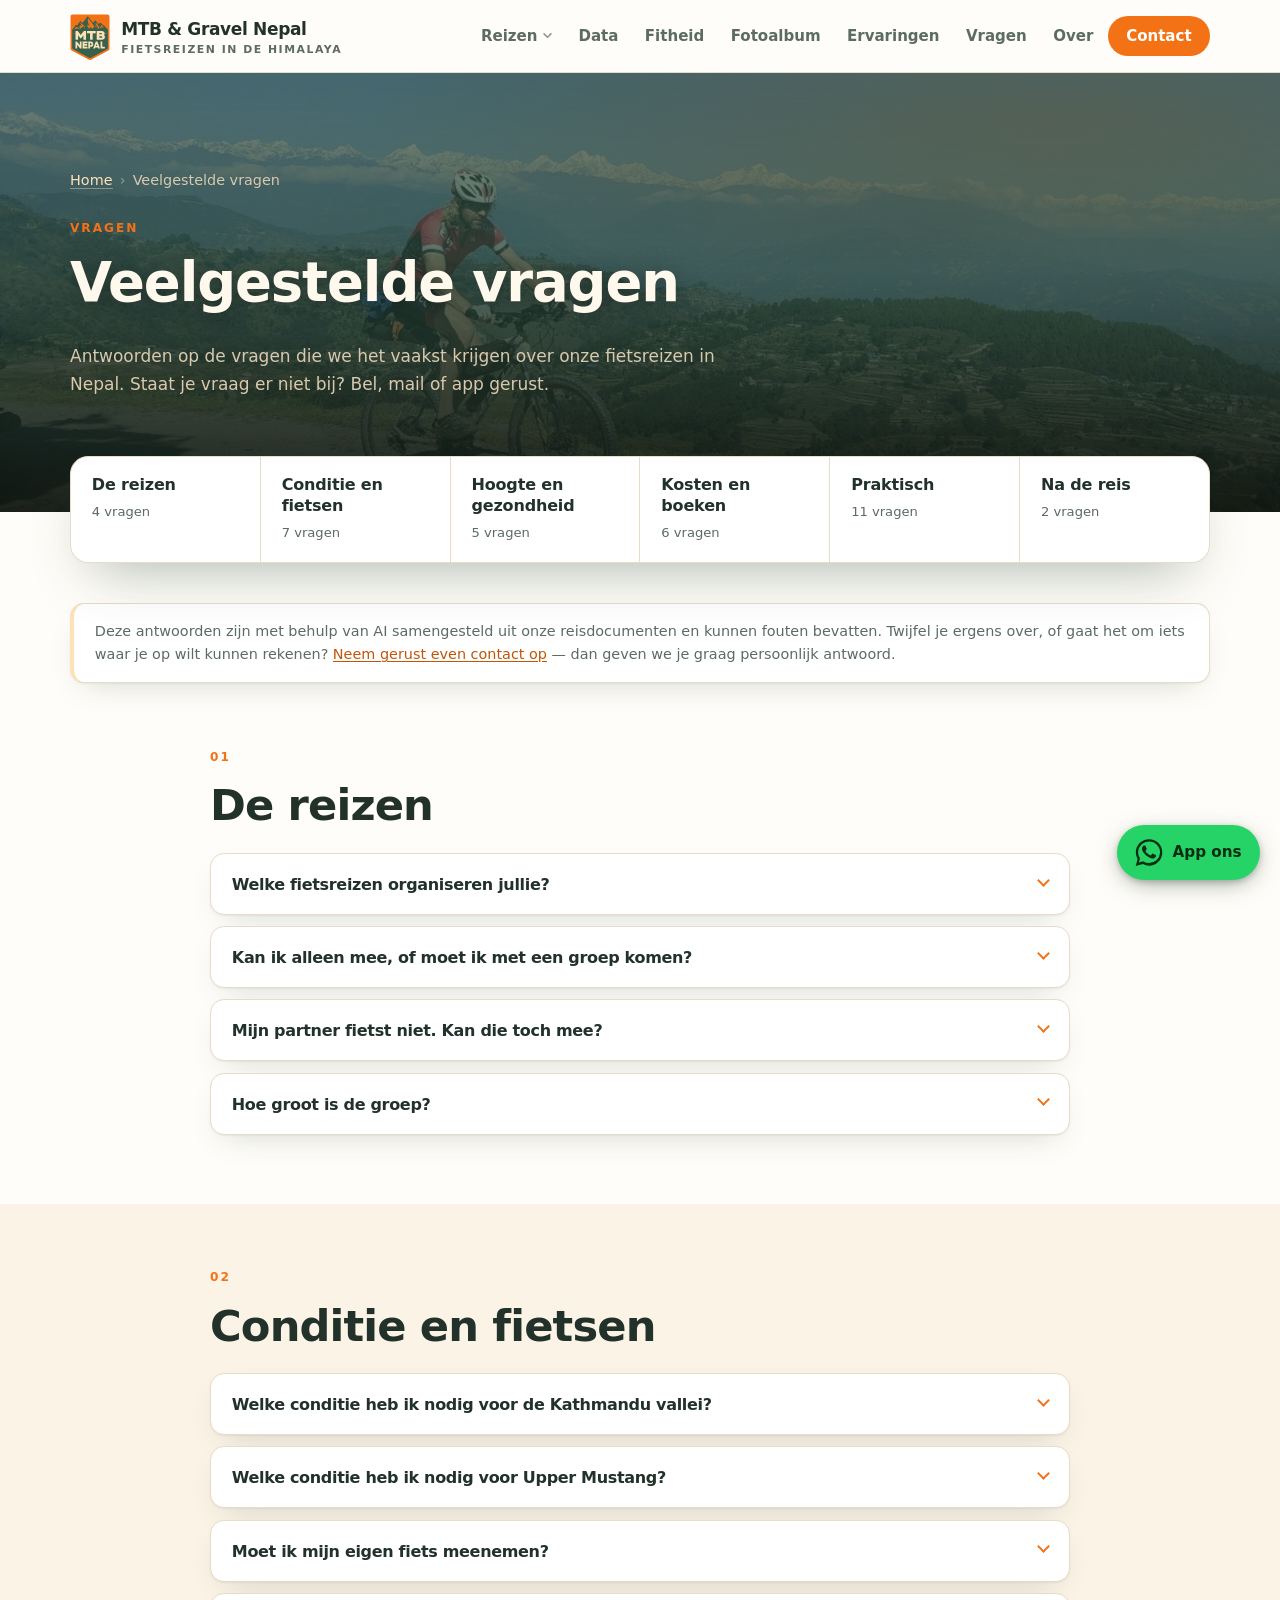
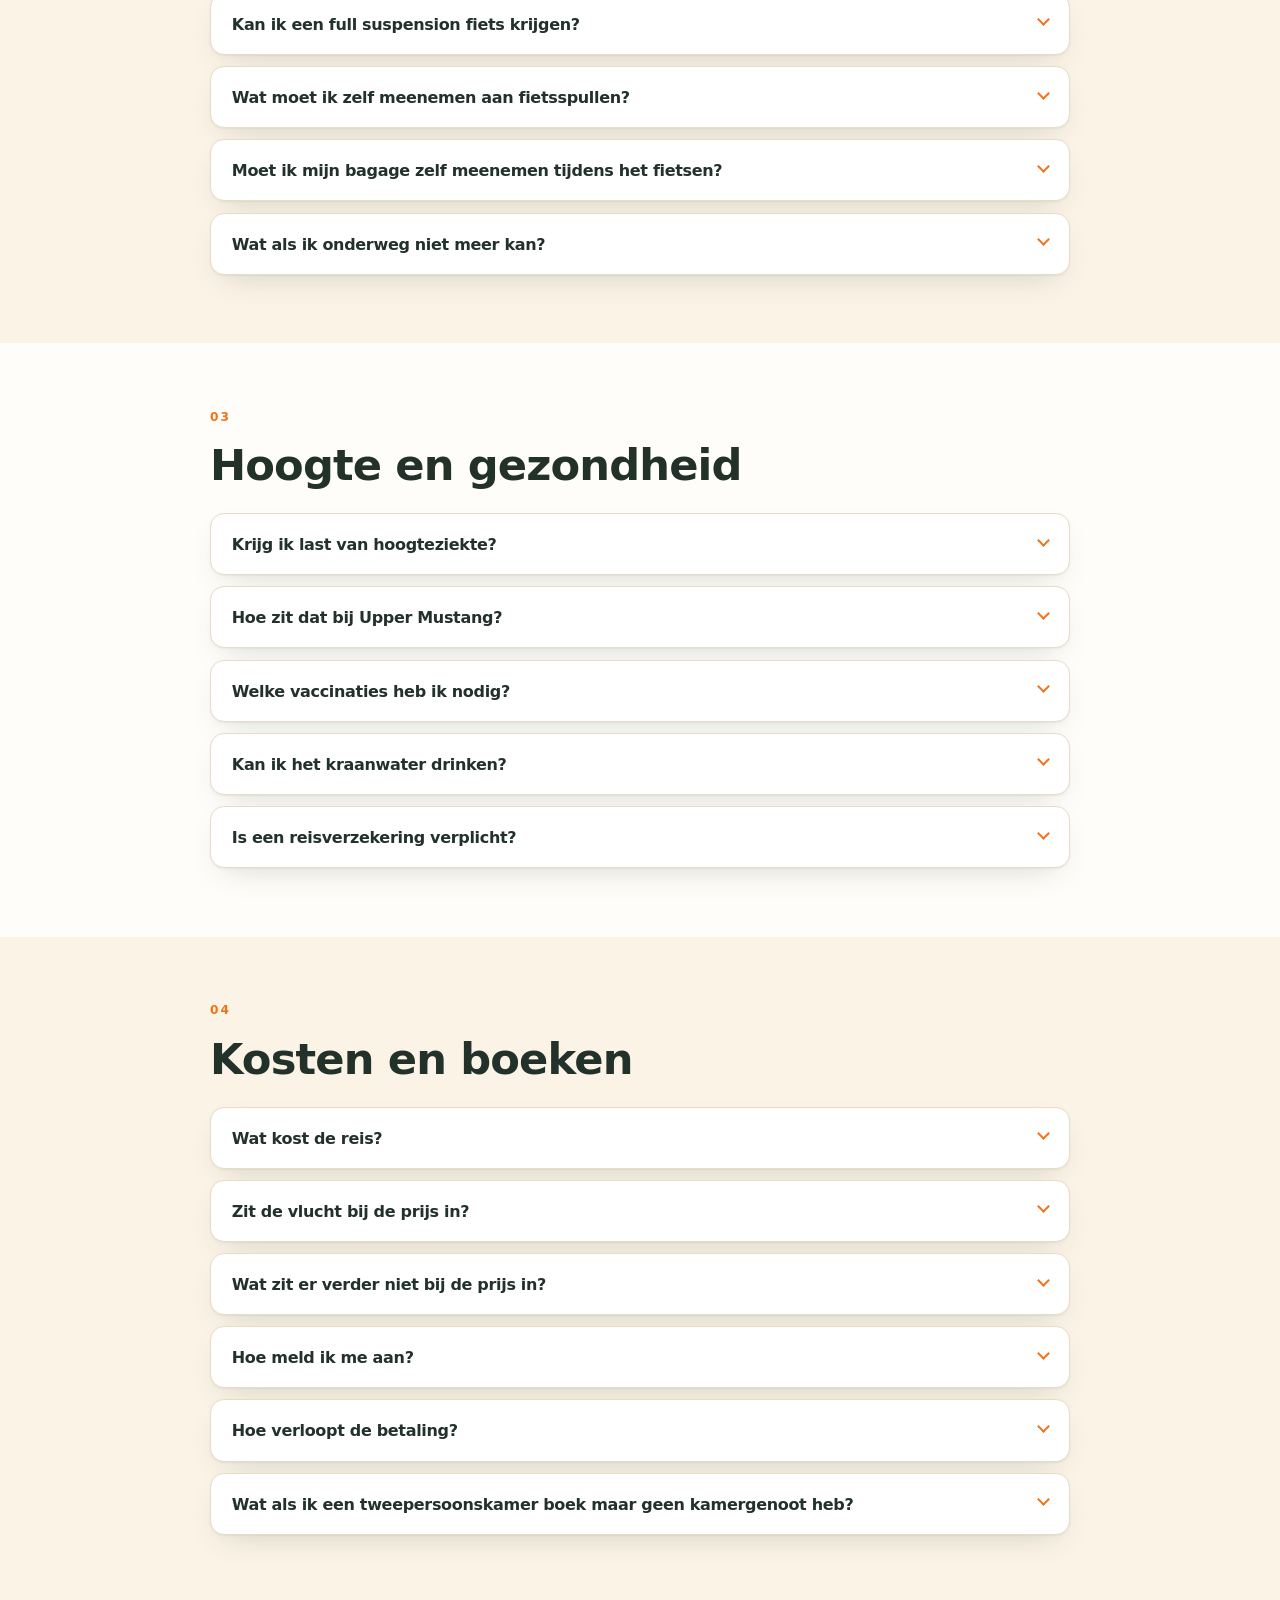
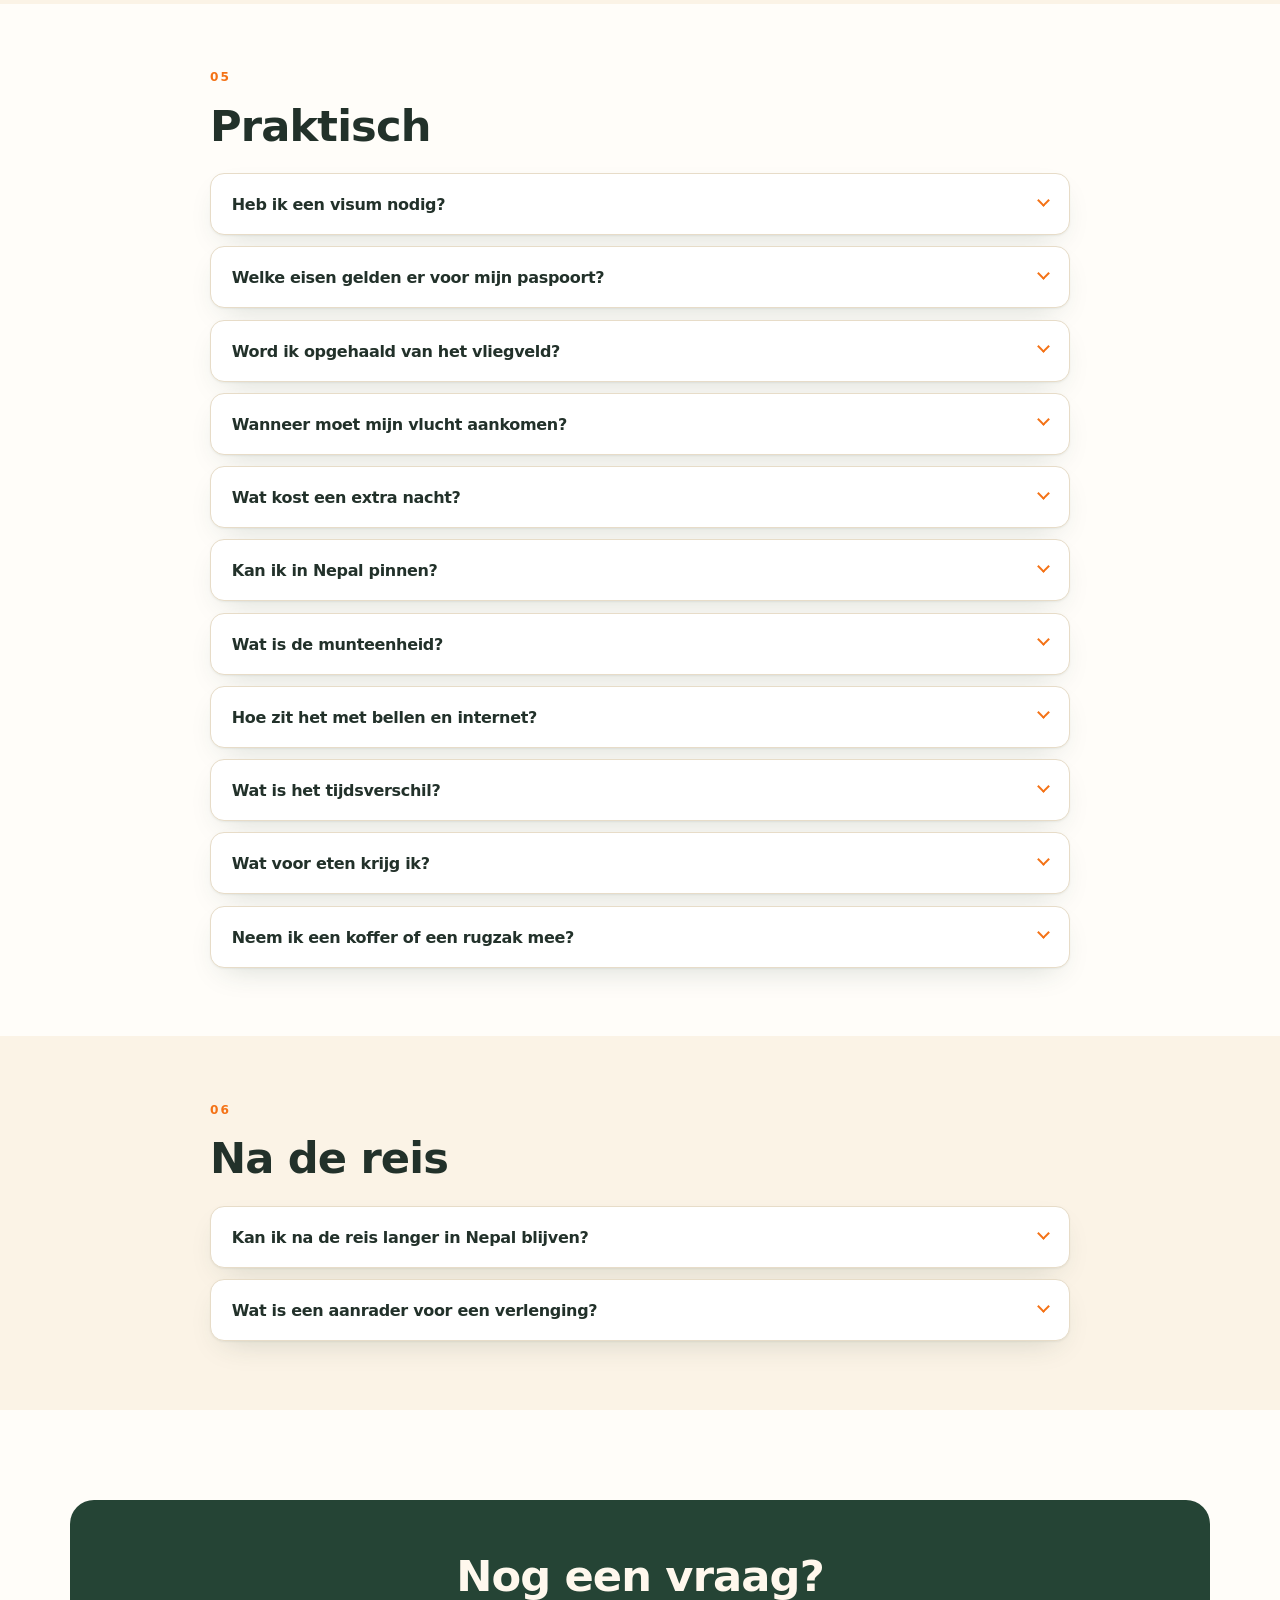
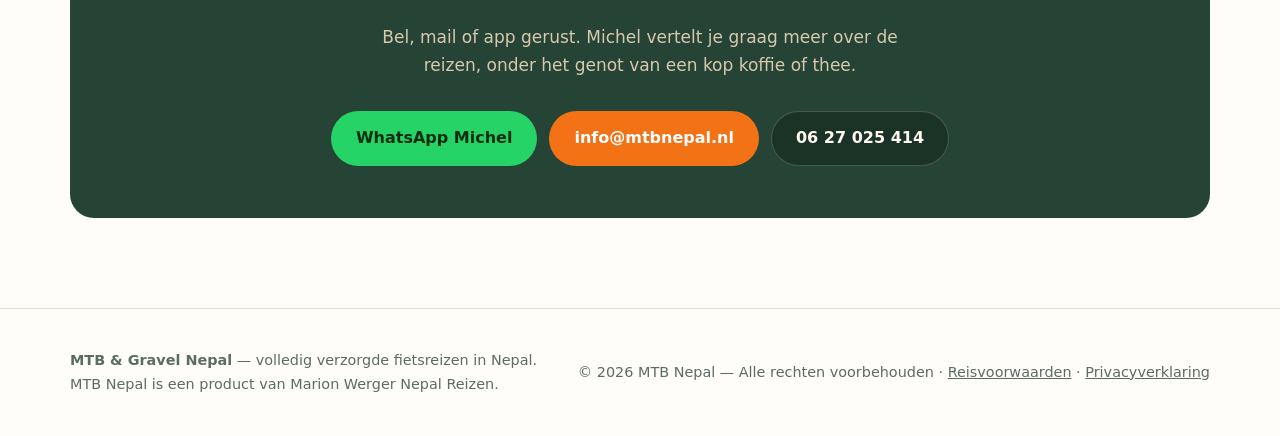
<file: veelgestelde-vragen.html>
<!DOCTYPE html>
<html lang="nl" dir="ltr">
<head>
<meta charset="utf-8">
<meta name="viewport" content="width=device-width, initial-scale=1">
<meta name="color-scheme" content="light dark">
<title>Veelgestelde vragen over fietsreizen in Nepal — MTB &amp; Gravel Nepal</title>
<meta name="description" content="Antwoorden over conditie, fietsen, hoogte, kosten, visum en praktische zaken bij een mountainbike- of gravelreis in Nepal.">
<link rel="canonical" href="https://www.mtbnepal.nl/veelgestelde-vragen.html">

<meta property="og:site_name" content="MTB &amp; Gravel Nepal">
<meta property="og:title" content="Veelgestelde vragen over fietsreizen in Nepal — MTB &amp; Gravel Nepal">
<meta property="og:description" content="Antwoorden over conditie, fietsen, hoogte, kosten, visum en praktische zaken bij een mountainbike- of gravelreis in Nepal.">
<meta property="og:type" content="website">
<meta property="og:locale" content="nl_NL">
<meta property="og:url" content="https://www.mtbnepal.nl/veelgestelde-vragen.html">
<meta property="og:image" content="https://www.mtbnepal.nl/share-home.jpg">
<meta property="og:image:width" content="1200">
<meta property="og:image:height" content="630">
<meta property="og:image:alt" content="MTB &amp;amp; Gravel Nepal">
<meta name="twitter:card" content="summary_large_image">
<meta name="twitter:title" content="Veelgestelde vragen over fietsreizen in Nepal — MTB &amp; Gravel Nepal">
<meta name="twitter:description" content="Antwoorden over conditie, fietsen, hoogte, kosten, visum en praktische zaken bij een mountainbike- of gravelreis in Nepal.">
<meta name="twitter:image" content="https://www.mtbnepal.nl/share-home.jpg">
<link rel="icon" href="favicon.ico" sizes="any">
<link rel="icon" href="favicon.svg" type="image/svg+xml">
<link rel="icon" href="favicon-32x32.png" type="image/png" sizes="32x32">
<link rel="icon" href="favicon-16x16.png" type="image/png" sizes="16x16">
<link rel="apple-touch-icon" href="apple-touch-icon.png">
<link rel="manifest" href="site.webmanifest">
<meta name="theme-color" content="#F47216">
<link rel="stylesheet" href="style.css">
<script type="application/ld+json">
{
  "@context": "https://schema.org",
  "@graph": [
    {
      "@type": "TravelAgency",
      "@id": "https://www.mtbnepal.nl/#organisatie",
      "name": "MTB & Gravel Nepal",
      "url": "https://www.mtbnepal.nl/",
      "telephone": "+31627025414",
      "email": "info@mtbnepal.nl",
      "address": {
        "@type": "PostalAddress",
        "streetAddress": "Prinses Irenestraat 2",
        "postalCode": "7271 GB",
        "addressLocality": "Borculo",
        "addressCountry": "NL"
      },
      "sameAs": [
        "https://www.instagram.com/mtbnepal.nl",
        "https://www.facebook.com/mtbnepal.nl",
        "https://www.youtube.com/@michelgebbinck",
        "https://www.linkedin.com/in/michelgebbinck"
      ]
    },
    {
      "@type": "FAQPage",
      "mainEntity": [
        {
          "@type": "Question",
          "name": "Welke fietsreizen organiseren jullie?",
          "acceptedAnswer": {
            "@type": "Answer",
            "text": "Wij organiseren twee reizen. De Culturele Mountainbike Reis rondom de Kathmandu vallei duurt tien dagen, waarvan zeven dagen mountainbiken. De Exclusieve Gravel Expeditie naar Upper Mustang duurt dertien dagen, met acht dagen fietsen op grote hoogte. De eerste reis is toegankelijk, de tweede vraagt een stevige conditie."
          }
        },
        {
          "@type": "Question",
          "name": "Kan ik alleen mee, of moet ik met een groep komen?",
          "acceptedAnswer": {
            "@type": "Answer",
            "text": "Je kunt prima alleen mee. Veel deelnemers reizen alleen of met een of twee fietsvrienden. De groepen zijn klein, waardoor je elkaar snel leert kennen."
          }
        },
        {
          "@type": "Question",
          "name": "Mijn partner fietst niet. Kan die toch mee?",
          "acceptedAnswer": {
            "@type": "Answer",
            "text": "Ja. Beide fietsreizen lopen parallel aan een yogareis van Marion Werger. Je reist samen naar Nepal en de eerste dagen en de laatste dag zijn hetzelfde programma. De dagen daartussen fiets jij en volgt je partner het yogaprogramma."
          }
        },
        {
          "@type": "Question",
          "name": "Hoe groot is de groep?",
          "acceptedAnswer": {
            "@type": "Answer",
            "text": "De groepen zijn klein: gemiddeld zes tot twaalf deelnemers. We fietsen met minimaal twee gidsen, waardoor we op sommige stukken in losse groepjes met een eigen tempo rijden en elkaar weer treffen bij de volgende stop."
          }
        },
        {
          "@type": "Question",
          "name": "Welke conditie heb ik nodig voor de Kathmandu vallei?",
          "acceptedAnswer": {
            "@type": "Answer",
            "text": "Enige basisconditie volstaat. Reken op één of twee keer per week wielrennen of mountainbiken, zo’n 2 tot 3 uur per week. De focus ligt op ontspannen fietsen en genieten, niet op grenzen opzoeken. Dag 3 is het pittigst, maar je kunt altijd in de volgjeep stappen."
          }
        },
        {
          "@type": "Question",
          "name": "Welke conditie heb ik nodig voor Upper Mustang?",
          "acceptedAnswer": {
            "@type": "Answer",
            "text": "Een stevige basisconditie is vereist. Reken op minimaal twee keer per week actief sporten op de fiets, met wekelijks 4 tot 6 uur in het zadel. Je fietst zeven dagen achter elkaar tussen 2.600 en 4.080 meter hoogte, dagelijks 2,5 tot 6 uur, over 30 tot 70 kilometer met 500 tot 1.500 hoogtemeters."
          }
        },
        {
          "@type": "Question",
          "name": "Moet ik mijn eigen fiets meenemen?",
          "acceptedAnswer": {
            "@type": "Answer",
            "text": "Nee, huur van een goede hardtail mountainbike van een gerenommeerd merk zit bij de prijs in, inclusief helm en reserveonderdelen zoals binnenbanden en remblokjes. Wil je met klikpedalen rijden, neem dan je eigen pedalen mee; die worden ter plekke gemonteerd."
          }
        },
        {
          "@type": "Question",
          "name": "Kan ik een full suspension fiets krijgen?",
          "acceptedAnswer": {
            "@type": "Answer",
            "text": "Bij de reis rondom de Kathmandu vallei kan dat tegen een meerprijs van € 195,-. Dag 4 en 5 gaan door het ruige Shivapuri National Park met keien, wortels en beklimmingen; veel deelnemers vinden een full suspension daar prettiger. Je hebt de fiets dan alle zeven fietsdagen."
          }
        },
        {
          "@type": "Question",
          "name": "Wat moet ik zelf meenemen aan fietsspullen?",
          "acceptedAnswer": {
            "@type": "Answer",
            "text": "Twee sets wielerkleding, fietsschoenen en een bidon. Kies schoenen waarop je ook kunt lopen, want in het nationale park moet je een paar stukken met de fiets aan de hand. Neem bij klikschoenen je eigen pedalen mee."
          }
        },
        {
          "@type": "Question",
          "name": "Moet ik mijn bagage zelf meenemen tijdens het fietsen?",
          "acceptedAnswer": {
            "@type": "Answer",
            "text": "Nee. Je bagage gaat met de jeep naar de volgende bestemming. Onderweg heb je alleen een bidon nodig en eventueel iets te eten."
          }
        },
        {
          "@type": "Question",
          "name": "Wat als ik onderweg niet meer kan?",
          "acceptedAnswer": {
            "@type": "Answer",
            "text": "Er rijdt altijd een volgjeep mee, een vierwielaangedreven voertuig. Die is er voor pech, voor de veiligheid en voor als je even wilt uitrusten. Je kunt op elk moment instappen."
          }
        },
        {
          "@type": "Question",
          "name": "Krijg ik last van hoogteziekte?",
          "acceptedAnswer": {
            "@type": "Answer",
            "text": "Bij de reis rondom de Kathmandu vallei is dat onwaarschijnlijk. Je verblijft rond 1.300 meter en komt tot ongeveer 2.300 meter in Shivapuri National Park. Hoogteziekte kan optreden vanaf 2.500 meter, maar treedt meestal pas op boven 3.500 meter."
          }
        },
        {
          "@type": "Question",
          "name": "Hoe zit dat bij Upper Mustang?",
          "acceptedAnswer": {
            "@type": "Answer",
            "text": "Daar fiets je wel op grote hoogte, tot 4.080 meter. De reis is daarom opgebouwd met een rustige acclimatisatie: je klimt geleidelijk en er zijn strategische jeeptransfers zodat je energie bewaart. Kom je een dag eerder aan, dan helpt dat extra."
          }
        },
        {
          "@type": "Question",
          "name": "Welke vaccinaties heb ik nodig?",
          "acceptedAnswer": {
            "@type": "Answer",
            "text": "Voor advies over inentingen en vaccinaties kun je terecht bij GGD Reisvaccinaties. Zij geven een advies dat past bij jouw situatie en de gebieden waar we komen."
          }
        },
        {
          "@type": "Question",
          "name": "Kan ik het kraanwater drinken?",
          "acceptedAnswer": {
            "@type": "Answer",
            "text": "Nee. Koop bij voorkeur grote flessen mineraalwater en vul daarmee je eigen fles bij, om afval te beperken. Bij alle verblijfplaatsen kun je gratis je fles bijvullen of krijg je een fles op je kamer."
          }
        },
        {
          "@type": "Question",
          "name": "Is een reisverzekering verplicht?",
          "acceptedAnswer": {
            "@type": "Answer",
            "text": "Ja. Een reis- en annuleringsverzekering is verplicht. Voor Upper Mustang moet die ook medische kosten en noodevacuatie dekken."
          }
        },
        {
          "@type": "Question",
          "name": "Wat kost de reis?",
          "acceptedAnswer": {
            "@type": "Answer",
            "text": "De Culturele Mountainbike Reis rondom de Kathmandu vallei kost € 1.600,- op basis van een tweepersoonskamer; de toeslag voor een eenpersoonskamer is € 215,-. De Exclusieve Gravel Expeditie naar Upper Mustang kost € 3.375,-, met een toeslag van € 185,- voor een eenpersoonskamer."
          }
        },
        {
          "@type": "Question",
          "name": "Zit de vlucht bij de prijs in?",
          "acceptedAnswer": {
            "@type": "Answer",
            "text": "Nee, je boekt je vlucht zelf. Een retourvlucht naar Kathmandu kost ongeveer € 1.100,-, afhankelijk van de maatschappij en de overstaptijden. Je kunt boeken bij Qatar Airways, Turkish Airlines, Emirates, KLM of Air India, of via een boekingssite."
          }
        },
        {
          "@type": "Question",
          "name": "Wat zit er verder niet bij de prijs in?",
          "acceptedAnswer": {
            "@type": "Answer",
            "text": "Naast de vlucht: het visum, de verplichte reisverzekering, maaltijden die niet in het programma staan, drank, fooien en je eigen wielerkleding en bidon. Bij Upper Mustang komt er nog zo’n € 50,- bij voor entree en giften bij kloosterbezoeken."
          }
        },
        {
          "@type": "Question",
          "name": "Hoe meld ik me aan?",
          "acceptedAnswer": {
            "@type": "Answer",
            "text": "Neem contact op via info@mtbnepal.nl of bel of app naar 06 27 025 414. Je ontvangt dan een boekingsformulier en de reisvoorwaarden."
          }
        },
        {
          "@type": "Question",
          "name": "Hoe verloopt de betaling?",
          "acceptedAnswer": {
            "@type": "Answer",
            "text": "De aanbetaling bedraagt € 175,-. Een maand later volgt de factuur voor het restant. Boek je binnen vier maanden voor vertrek, dan betaal je de hele reissom in één keer. Facturen moeten binnen 14 dagen betaald zijn; in overleg kan in twee termijnen. Alle voorwaarden staan in de reisvoorwaarden."
          }
        },
        {
          "@type": "Question",
          "name": "Wat als ik een tweepersoonskamer boek maar geen kamergenoot heb?",
          "acceptedAnswer": {
            "@type": "Answer",
            "text": "Wij doen ons best een kamergenoot voor je te vinden. Lukt dat niet, dan berekenen wij kort voor vertrek de toeslag voor een eenpersoonskamer door. Wij nemen daarover uiteraard eerst contact met je op. Let op: bij Upper Mustang kan een eenpersoonskamer niet gegarandeerd worden in Marpha, Lubra en gedurende vier nachten in Upper Mustang, vanwege de eenvoudige accommodaties daar."
          }
        },
        {
          "@type": "Question",
          "name": "Heb ik een visum nodig?",
          "acceptedAnswer": {
            "@type": "Answer",
            "text": "Ja. Je vraagt het visum online aan via de Nepalese immigratiedienst. Doe dat ongeveer twee weken van tevoren, want de aanvraag is maar twee weken geldig. Print de bevestiging en betaal het visum bij aankomst op de luchthaven in Kathmandu."
          }
        },
        {
          "@type": "Question",
          "name": "Welke eisen gelden er voor mijn paspoort?",
          "acceptedAnswer": {
            "@type": "Answer",
            "text": "Je paspoort moet nog zes maanden geldig zijn na je vertrek uit Nepal."
          }
        },
        {
          "@type": "Question",
          "name": "Word ik opgehaald van het vliegveld?",
          "acceptedAnswer": {
            "@type": "Answer",
            "text": "Ja. Op de begindag van de reis, of een dag eerder als je eerder aankomt, staat iemand met een bordje bij de uitgang. Op de laatste dag word je drie uur voor vertrek naar het vliegveld gebracht. Kom of vertrek je op andere dagen, dan regel je zelf je vervoer."
          }
        },
        {
          "@type": "Question",
          "name": "Wanneer moet mijn vlucht aankomen?",
          "acceptedAnswer": {
            "@type": "Answer",
            "text": "De reis begint om 13:30 uur, dus een vlucht die in de loop van de ochtend aankomt is het handigst. Kom je later, dan sluit je gewoon later aan. Een dag eerder aankomen is prettig voor het acclimatiseren; wij boeken die extra nacht graag voor je bij."
          }
        },
        {
          "@type": "Question",
          "name": "Wat kost een extra nacht?",
          "acceptedAnswer": {
            "@type": "Answer",
            "text": "Een eenpersoonskamer kost € 80,- en een tweepersoonskamer € 50,- per persoon, inclusief ontbijt en belastingen."
          }
        },
        {
          "@type": "Question",
          "name": "Kan ik in Nepal pinnen?",
          "acceptedAnswer": {
            "@type": "Answer",
            "text": "In Kathmandu, Boudha, Patan, Bhaktapur en Pokhara kun je pinnen bij geldautomaten met het Maestro- of Cirrus-symbool. Creditcards worden soms geaccepteerd in grote hotels en souvenirwinkels, maar niet in kleine restaurants. Neem altijd wat contant geld mee. Controleer of je bankpas is ingesteld op wereldwijd gebruik."
          }
        },
        {
          "@type": "Question",
          "name": "Wat is de munteenheid?",
          "acceptedAnswer": {
            "@type": "Answer",
            "text": "De Nepalese Rupee (NPR). De koers lag de afgelopen jaren rond 124 tot 128 NPR voor een euro."
          }
        },
        {
          "@type": "Question",
          "name": "Hoe zit het met bellen en internet?",
          "acceptedAnswer": {
            "@type": "Answer",
            "text": "Op het vliegveld kun je een Nepalese simkaart kopen; neem daarvoor een kopie van je paspoort en een pasfoto mee. Ondersteunt je telefoon eSIM, dan kun je vooraf thuis een databundel voor Nepal kopen. Dat is duurder, maar je bent direct online bij aankomst."
          }
        },
        {
          "@type": "Question",
          "name": "Wat is het tijdsverschil?",
          "acceptedAnswer": {
            "@type": "Answer",
            "text": "In het voorjaar 3 uur en 45 minuten, in het najaar 4 uur en 45 minuten vooruit ten opzichte van Nederland."
          }
        },
        {
          "@type": "Question",
          "name": "Wat voor eten krijg ik?",
          "acceptedAnswer": {
            "@type": "Answer",
            "text": "De maaltijden die bij de reis inbegrepen zijn, zijn vegetarisch. Met andere dieetwensen houden we op verzoek rekening. Het nationale gerecht is dal bhat: rijst met linzensaus en groente. In Kathmandu vind je daarnaast restaurants uit de hele wereld."
          }
        },
        {
          "@type": "Question",
          "name": "Neem ik een koffer of een rugzak mee?",
          "acceptedAnswer": {
            "@type": "Answer",
            "text": "Wat je zelf prettig vindt. Je hoeft nauwelijks met je bagage te lopen, want die wordt per jeep vervoerd. Ga je na de reis nog trekken, dan kun je je koffer achterlaten in het hotel."
          }
        },
        {
          "@type": "Question",
          "name": "Kan ik na de reis langer in Nepal blijven?",
          "acceptedAnswer": {
            "@type": "Answer",
            "text": "Zeker. Veel deelnemers verlengen hun verblijf met een trekking of een bezoek aan Pokhara of Chitwan. Je kunt dat zelf regelen of het via ons samenwerkende reisbureau laten organiseren. Wij denken graag met je mee."
          }
        },
        {
          "@type": "Question",
          "name": "Wat is een aanrader voor een verlenging?",
          "acceptedAnswer": {
            "@type": "Answer",
            "text": "Pokhara als uitvalsbasis voor een trekking, het tropische nationaal park Chitwan, of dichter bij Kathmandu het Shivapuri National Park en de koningsstad Bhaktapur. In Pharping kun je overnachten in het gastenverblijf van een klooster en de ochtendrituelen bijwonen."
          }
        }
      ]
    },
    {
      "@type": "BreadcrumbList",
      "itemListElement": [
        {
          "@type": "ListItem",
          "position": 1,
          "name": "Home",
          "item": "https://www.mtbnepal.nl/"
        },
        {
          "@type": "ListItem",
          "position": 2,
          "name": "Veelgestelde vragen"
        }
      ]
    }
  ]
}
</script>
</head>
<body>
<header class="site-header">
  <div class="wrap">
    <nav class="nav" aria-label="Hoofdnavigatie">
      <a class="brand" href="index.html#top">
        <span class="mark" aria-hidden="true"><svg viewBox="300 46 623 725" xmlns="http://www.w3.org/2000/svg" role="img" aria-label="MTB Nepal logo"><path fill="#F47216" d="M 308.414 87.316 L 308.414 586.167 C 308.414 598.148 315 609.164 325.550 614.835 L 588.453 756.160 C 602.886 763.917 620.25 763.917 634.683 756.160 L 897.582 614.835 C 908.136 609.164 914.718 598.148 914.718 586.167 L 914.718 87.316 C 914.718 69.339 900.148 54.765 882.171 54.765 L 340.964 54.765 C 322.988 54.765 308.414 69.339 308.414 87.316 "/><path fill="#37614C" d="M 573.523 143.390 C 570.121 153.843 592.527 157.976 580.324 183.75 L 611.023 232.367 L 577.605 210.042 L 568.718 237.312 L 611.652 285.546 L 550.812 251.152 L 525.152 271.148 C 526.066 254.093 535.488 243.957 525.398 234.292 L 466.773 181.449 C 465.75 181.5 462.816 183.703 462.285 185.175 C 461.652 186.937 462.515 191.300 463.726 193.148 L 481.410 220.132 C 461.558 228.496 452.406 225.683 445.085 250.800 L 463.300 280.179 L 402.265 244.527 L 352.179 298.046 L 332.984 294.148 L 392.171 213.281 L 409.230 224.742 L 461.226 154.933 L 493.335 184.625 L 577.296 81.777 L 657.722 181.082 L 697.757 144.582 L 741.5 201.816 L 773.257 179.808 C 795.441 199.308 805.273 219.007 834.062 228.074 C 854.375 246.644 871.425 269.328 890.152 290.863 L 852.562 280.558 L 808.578 234.574 L 780.398 208.808 L 781.789 232.441 C 791.75 244.035 800.554 253.105 809.691 266.003 L 772.546 241.171 L 760.617 251.261 L 701.386 173.683 L 697.304 205.503 L 753.417 285.296 L 686.808 225 L 668.761 232.312 L 660.570 210.386 L 583.242 113.546 Z M 573.523 143.390 "/><path fill="#37614C" d="M 463.300 275.996 L 508.863 234.808 L 525.152 264.843 L 550.812 240.164 L 611.652 282.617 L 606.382 248.050 L 655.906 277.117 L 680.738 234.808 L 753.417 282.308 L 749.148 249.886 L 783.304 271.578 L 784.687 251.730 L 809.691 258.496 L 817.609 248.898 L 890.152 289.179 L 890.152 351.519 L 332.984 351.519 L 332.984 293.234 L 415.957 270.761 Z M 463.300 275.996 "/><path fill="#37614C" d="M 332.984 351.519 L 332.984 567.503 C 332.984 579.820 339.75 591.136 350.597 596.968 L 588.437 724.820 C 602.878 732.585 620.253 732.585 634.699 724.820 L 872.539 596.968 C 883.386 591.136 890.152 579.820 890.152 567.503 L 890.152 351.519 Z M 332.984 351.519 "/><path fill="#FDE1B9" d="M 546.757 311.476 C 548.101 311.476 549.445 312.820 549.445 314.164 L 549.445 443.136 C 549.445 444.476 548.101 445.820 546.757 445.820 L 511.828 445.820 C 510.484 445.820 509.140 444.476 509.140 443.136 L 509.140 375.066 L 508.691 375.066 C 508.691 375.066 505.335 382.007 500.410 388.726 L 467.718 433.281 L 435.253 388.726 C 430.324 382.007 426.964 375.066 426.964 375.066 L 426.296 375.066 L 426.296 443.136 C 426.296 444.476 424.949 445.820 423.609 445.820 L 388.679 445.820 C 387.335 445.820 385.992 444.476 385.992 443.136 L 385.992 314.164 C 385.992 312.820 387.335 311.476 388.679 311.476 L 418.679 311.476 C 420.25 311.476 421.816 312.148 422.937 313.714 L 467.492 374.843 L 467.941 374.843 L 512.5 313.714 C 513.617 312.148 515.187 311.476 516.753 311.476 Z M 546.757 311.476 "/><path fill="#FDE1B9" d="M 568.242 345.511 C 566.902 345.511 565.109 343.718 565.109 342.375 L 565.109 314.609 C 565.109 313.265 566.902 311.476 568.242 311.476 L 697.214 311.476 C 698.558 311.476 700.351 313.265 700.351 314.609 L 700.351 342.375 C 700.351 343.718 698.558 345.511 697.214 345.511 L 652.882 345.511 L 652.882 443.136 C 652.882 444.476 651.539 445.820 650.195 445.820 L 615.265 445.820 C 613.921 445.820 612.578 444.476 612.578 443.136 L 612.578 345.511 Z M 568.242 345.511 "/><path fill="#FDE1B9" d="M 756.320 414.027 L 788.339 414.027 C 799.980 414.027 804.234 409.546 804.234 402.832 C 804.234 396.339 799.308 391.410 787.890 391.410 L 756.320 391.410 Z M 756.320 362.75 L 786.996 362.75 C 796.398 362.75 799.757 358.722 799.757 353.125 C 799.757 347.527 795.277 343.269 785.652 343.269 L 756.320 343.269 Z M 718.703 445.820 C 717.359 445.820 716.015 444.476 716.015 443.136 L 716.015 314.164 C 716.015 312.820 717.359 311.476 718.703 311.476 L 792.589 311.476 C 823.492 311.476 839.835 328.046 839.835 348.867 C 839.835 359.167 835.804 367.453 828.863 373.722 L 828.863 373.945 C 838.718 380.886 844.539 391.187 844.539 404.398 C 844.539 430.148 825.507 445.820 792.589 445.820 Z M 718.703 445.820 "/><path fill="#FDE1B9" d="M 421.105 536.683 C 417.003 531.558 412.320 524.242 412.320 524.242 L 411.738 524.242 L 411.738 581.156 C 411.738 582.25 410.859 583.351 409.980 583.351 L 387.144 583.351 C 386.265 583.351 385.386 582.25 385.386 581.156 L 385.386 475.746 C 385.386 474.648 386.265 473.550 387.144 473.550 L 406.906 473.550 L 444.527 521.128 C 448.769 526.437 452.578 532.476 452.578 532.476 L 453.015 532.476 L 453.015 475.746 C 453.015 474.648 453.894 473.550 454.769 473.550 L 477.609 473.550 C 478.484 473.550 479.363 474.648 479.363 475.746 L 479.363 581.156 C 479.363 582.25 478.484 583.351 477.609 583.351 L 457.843 583.351 Z M 421.105 536.683 "/><path fill="#FDE1B9" d="M 522.410 540.894 L 522.410 555.531 L 570.421 555.531 C 571.300 555.531 572.472 557 572.472 558.093 L 572.472 580.789 C 572.472 581.886 571.300 583.351 570.421 583.351 L 497.816 583.351 C 496.941 583.351 496.062 582.25 496.062 581.156 L 496.062 475.746 C 496.062 474.648 496.941 473.550 497.816 473.550 L 569.835 473.550 C 570.714 473.550 571.886 475.015 571.886 476.113 L 571.886 498.804 C 571.886 499.902 570.714 501.367 569.835 501.367 L 522.410 501.367 L 522.410 514.910 L 565.445 514.910 C 566.324 514.910 567.496 516.371 567.496 517.468 L 567.496 538.332 C 567.496 539.429 566.324 540.894 565.445 540.894 Z M 522.410 540.894 "/><path fill="#FDE1B9" d="M 611.566 501.367 L 611.566 531.558 L 622.984 531.558 C 631.179 531.558 636.304 525.523 636.304 516.554 C 636.304 507.589 631.328 501.367 622.984 501.367 Z M 586.972 583.347 C 586.093 583.347 585.214 582.25 585.214 581.152 L 585.214 475.75 C 585.214 474.648 586.093 473.550 586.972 473.550 L 625.617 473.550 C 647.429 473.550 662.796 490.570 662.796 516.003 C 662.796 541.992 646.695 557.546 625.617 557.546 L 611.566 557.546 L 611.566 581.152 C 611.566 582.25 610.687 583.347 609.808 583.347 Z M 586.972 583.347 "/><path fill="#FDE1B9" d="M 703.937 542.726 L 724.140 542.726 L 720.187 531.558 C 717.843 524.789 714.476 510.699 714.476 510.699 L 713.597 510.699 C 713.597 510.699 710.234 524.789 707.890 531.558 Z M 733.214 568.710 L 694.863 568.710 L 690.617 580.968 C 689.886 582.980 689.300 583.351 687.542 583.351 L 662.953 583.351 C 662.074 583.351 661.781 582.617 661.781 582.066 C 661.781 581.519 662.074 580.789 662.367 579.875 L 701.742 473.550 L 726.335 473.550 L 765.710 579.875 C 766.003 580.605 766.296 581.519 766.296 582.066 C 766.296 582.617 766.003 583.351 765.125 583.351 L 740.535 583.351 C 738.777 583.351 738.191 582.980 737.460 580.968 Z M 733.214 568.710 "/><path fill="#FDE1B9" d="M 802.464 555.531 L 841.105 555.531 C 841.984 555.531 843.156 557 843.156 558.093 L 843.156 580.789 C 843.156 581.886 841.984 583.351 841.105 583.351 L 777.871 583.351 C 776.992 583.351 776.113 582.25 776.113 581.156 L 776.113 475.746 C 776.113 474.648 776.992 473.550 777.871 473.550 L 800.707 473.550 C 801.585 473.550 802.464 474.648 802.464 475.746 Z M 802.464 555.531 "/></svg></span>
        <span>MTB &amp; Gravel Nepal<small>Fietsreizen in de Himalaya</small></span>
      </a>
      <input class="nav-toggle" type="checkbox" id="nav-toggle" aria-hidden="true" tabindex="-1">
      <label class="nav-toggle-label" for="nav-toggle" role="button" tabindex="0" aria-label="Menu openen of sluiten"><span></span></label>
      <div class="nav-links">
        <div class="has-sub">
          <a href="index.html#reizen">Reizen<svg class="caret" width="9" height="6" viewBox="0 0 10 7" aria-hidden="true" focusable="false"><path d="M1 1l4 4 4-4" fill="none" stroke="currentColor" stroke-width="1.8" stroke-linecap="round" stroke-linejoin="round"/></svg></a>
          <div class="submenu">
            <a href="kathmandu-vallei.html">Kathmandu vallei</a>
            <a href="upper-mustang.html">Upper Mustang</a>
          </div>
        </div>
        <a href="index.html#data">Data</a>
        <a href="index.html#conditie">Fitheid</a>
        <a href="index.html#fotoalbum">Fotoalbum</a>
        <a href="index.html#ervaringen">Ervaringen</a>
        <a href="veelgestelde-vragen.html">Vragen</a>
        <a href="index.html#over">Over</a>
        <a class="cta" href="index.html#contact">Contact</a>
      </div>
    </nav>
  </div>
</header>

<main id="top">

  <section class="page-hero">
    <img class="page-hero__bg" src="images/panorama-himalaya.jpg" alt="Panorama van het Himalayagebergte in Nepal">
    <div class="wrap page-hero__inner">
      <p class="crumbs"><a href="index.html">Home</a><span>›</span>Veelgestelde vragen</p>
      <span class="eyebrow">Vragen</span>
      <h1>Veelgestelde vragen</h1>
      <p>Antwoorden op de vragen die we het vaakst krijgen over onze fietsreizen in Nepal. Staat je vraag er niet bij? Bel, mail of app gerust.</p>
    </div>
  </section>

  <div class="wrap">
    <nav class="faq-nav" aria-label="Onderwerpen">
      <a href="#de-reizen"><strong>De reizen</strong><span>4 vragen</span></a>
      <a href="#conditie-en-fietsen"><strong>Conditie en fietsen</strong><span>7 vragen</span></a>
      <a href="#hoogte-en-gezondheid"><strong>Hoogte en gezondheid</strong><span>5 vragen</span></a>
      <a href="#kosten-en-boeken"><strong>Kosten en boeken</strong><span>6 vragen</span></a>
      <a href="#praktisch"><strong>Praktisch</strong><span>11 vragen</span></a>
      <a href="#na-de-reis"><strong>Na de reis</strong><span>2 vragen</span></a>
    </nav>
  </div>

  <div class="wrap">
    <p class="faq-melding">Deze antwoorden zijn met behulp van AI samengesteld uit onze reisdocumenten en kunnen fouten bevatten. Twijfel je ergens over, of gaat het om iets waar je op wilt kunnen rekenen? <a href="mailto:info@mtbnepal.nl">Neem gerust even contact op</a> — dan geven we je graag persoonlijk antwoord.</p>
  </div>

  <section class="section faq-groep" id="de-reizen">
    <div class="wrap" style="max-width:860px">
      <div class="section-head" style="margin-block-end:1.4rem">
        <span class="eyebrow">01</span>
        <h2>De reizen</h2>
      </div>
      <details class="faq">
        <summary><h3>Welke fietsreizen organiseren jullie?</h3></summary>
        <div class="faq__antwoord"><p>Wij organiseren twee reizen. De <a href="kathmandu-vallei.html">Culturele Mountainbike Reis</a> rondom de Kathmandu vallei duurt tien dagen, waarvan zeven dagen mountainbiken. De <a href="upper-mustang.html">Exclusieve Gravel Expeditie</a> naar Upper Mustang duurt dertien dagen, met acht dagen fietsen op grote hoogte. De eerste reis is toegankelijk, de tweede vraagt een stevige conditie.</p></div>
      </details>
      <details class="faq">
        <summary><h3>Kan ik alleen mee, of moet ik met een groep komen?</h3></summary>
        <div class="faq__antwoord"><p>Je kunt prima alleen mee. Veel deelnemers reizen alleen of met een of twee fietsvrienden. De groepen zijn klein, waardoor je elkaar snel leert kennen.</p></div>
      </details>
      <details class="faq">
        <summary><h3>Mijn partner fietst niet. Kan die toch mee?</h3></summary>
        <div class="faq__antwoord"><p>Ja. Beide fietsreizen lopen parallel aan een <a href="https://marionwerger.nl/yogareis-nepal/" target="_blank" rel="noopener">yogareis van Marion Werger</a>. Je reist samen naar Nepal en de eerste dagen en de laatste dag zijn hetzelfde programma. De dagen daartussen fiets jij en volgt je partner het yogaprogramma.</p></div>
      </details>
      <details class="faq">
        <summary><h3>Hoe groot is de groep?</h3></summary>
        <div class="faq__antwoord"><p>De groepen zijn klein: gemiddeld zes tot twaalf deelnemers. We fietsen met minimaal twee gidsen, waardoor we op sommige stukken in losse groepjes met een eigen tempo rijden en elkaar weer treffen bij de volgende stop.</p></div>
      </details>
    </div>
  </section>

  <section class="section faq-groep section--alt" id="conditie-en-fietsen">
    <div class="wrap" style="max-width:860px">
      <div class="section-head" style="margin-block-end:1.4rem">
        <span class="eyebrow">02</span>
        <h2>Conditie en fietsen</h2>
      </div>
      <details class="faq">
        <summary><h3>Welke conditie heb ik nodig voor de Kathmandu vallei?</h3></summary>
        <div class="faq__antwoord"><p>Enige basisconditie volstaat. Reken op één of twee keer per week wielrennen of mountainbiken, zo’n 2 tot 3 uur per week. De focus ligt op ontspannen fietsen en genieten, niet op grenzen opzoeken. Dag 3 is het pittigst, maar je kunt altijd in de volgjeep stappen.</p></div>
      </details>
      <details class="faq">
        <summary><h3>Welke conditie heb ik nodig voor Upper Mustang?</h3></summary>
        <div class="faq__antwoord"><p>Een stevige basisconditie is vereist. Reken op minimaal twee keer per week actief sporten op de fiets, met wekelijks 4 tot 6 uur in het zadel. Je fietst zeven dagen achter elkaar tussen 2.600 en 4.080 meter hoogte, dagelijks 2,5 tot 6 uur, over 30 tot 70 kilometer met 500 tot 1.500 hoogtemeters.</p></div>
      </details>
      <details class="faq">
        <summary><h3>Moet ik mijn eigen fiets meenemen?</h3></summary>
        <div class="faq__antwoord"><p>Nee, huur van een goede hardtail mountainbike van een gerenommeerd merk zit bij de prijs in, inclusief helm en reserveonderdelen zoals binnenbanden en remblokjes. Wil je met klikpedalen rijden, neem dan je eigen pedalen mee; die worden ter plekke gemonteerd.</p></div>
      </details>
      <details class="faq">
        <summary><h3>Kan ik een full suspension fiets krijgen?</h3></summary>
        <div class="faq__antwoord"><p>Bij de reis rondom de Kathmandu vallei kan dat tegen een meerprijs van € 195,-. Dag 4 en 5 gaan door het ruige Shivapuri National Park met keien, wortels en beklimmingen; veel deelnemers vinden een full suspension daar prettiger. Je hebt de fiets dan alle zeven fietsdagen.</p></div>
      </details>
      <details class="faq">
        <summary><h3>Wat moet ik zelf meenemen aan fietsspullen?</h3></summary>
        <div class="faq__antwoord"><p>Twee sets wielerkleding, fietsschoenen en een bidon. Kies schoenen waarop je ook kunt lopen, want in het nationale park moet je een paar stukken met de fiets aan de hand. Neem bij klikschoenen je eigen pedalen mee.</p></div>
      </details>
      <details class="faq">
        <summary><h3>Moet ik mijn bagage zelf meenemen tijdens het fietsen?</h3></summary>
        <div class="faq__antwoord"><p>Nee. Je bagage gaat met de jeep naar de volgende bestemming. Onderweg heb je alleen een bidon nodig en eventueel iets te eten.</p></div>
      </details>
      <details class="faq">
        <summary><h3>Wat als ik onderweg niet meer kan?</h3></summary>
        <div class="faq__antwoord"><p>Er rijdt altijd een volgjeep mee, een vierwielaangedreven voertuig. Die is er voor pech, voor de veiligheid en voor als je even wilt uitrusten. Je kunt op elk moment instappen.</p></div>
      </details>
    </div>
  </section>

  <section class="section faq-groep" id="hoogte-en-gezondheid">
    <div class="wrap" style="max-width:860px">
      <div class="section-head" style="margin-block-end:1.4rem">
        <span class="eyebrow">03</span>
        <h2>Hoogte en gezondheid</h2>
      </div>
      <details class="faq">
        <summary><h3>Krijg ik last van hoogteziekte?</h3></summary>
        <div class="faq__antwoord"><p>Bij de reis rondom de Kathmandu vallei is dat onwaarschijnlijk. Je verblijft rond 1.300 meter en komt tot ongeveer 2.300 meter in Shivapuri National Park. Hoogteziekte kan optreden vanaf 2.500 meter, maar treedt meestal pas op boven 3.500 meter.</p></div>
      </details>
      <details class="faq">
        <summary><h3>Hoe zit dat bij Upper Mustang?</h3></summary>
        <div class="faq__antwoord"><p>Daar fiets je wel op grote hoogte, tot 4.080 meter. De reis is daarom opgebouwd met een rustige acclimatisatie: je klimt geleidelijk en er zijn strategische jeeptransfers zodat je energie bewaart. Kom je een dag eerder aan, dan helpt dat extra.</p></div>
      </details>
      <details class="faq">
        <summary><h3>Welke vaccinaties heb ik nodig?</h3></summary>
        <div class="faq__antwoord"><p>Voor advies over inentingen en vaccinaties kun je terecht bij <a href="https://www.ggdreisvaccinaties.nl" target="_blank" rel="noopener">GGD Reisvaccinaties</a>. Zij geven een advies dat past bij jouw situatie en de gebieden waar we komen.</p></div>
      </details>
      <details class="faq">
        <summary><h3>Kan ik het kraanwater drinken?</h3></summary>
        <div class="faq__antwoord"><p>Nee. Koop bij voorkeur grote flessen mineraalwater en vul daarmee je eigen fles bij, om afval te beperken. Bij alle verblijfplaatsen kun je gratis je fles bijvullen of krijg je een fles op je kamer.</p></div>
      </details>
      <details class="faq">
        <summary><h3>Is een reisverzekering verplicht?</h3></summary>
        <div class="faq__antwoord"><p>Ja. Een reis- en annuleringsverzekering is verplicht. Voor Upper Mustang moet die ook medische kosten en noodevacuatie dekken.</p></div>
      </details>
    </div>
  </section>

  <section class="section faq-groep section--alt" id="kosten-en-boeken">
    <div class="wrap" style="max-width:860px">
      <div class="section-head" style="margin-block-end:1.4rem">
        <span class="eyebrow">04</span>
        <h2>Kosten en boeken</h2>
      </div>
      <details class="faq">
        <summary><h3>Wat kost de reis?</h3></summary>
        <div class="faq__antwoord"><p>De Culturele Mountainbike Reis rondom de Kathmandu vallei kost € 1.600,- op basis van een tweepersoonskamer; de toeslag voor een eenpersoonskamer is € 215,-. De Exclusieve Gravel Expeditie naar Upper Mustang kost € 3.375,-, met een toeslag van € 185,- voor een eenpersoonskamer.</p></div>
      </details>
      <details class="faq">
        <summary><h3>Zit de vlucht bij de prijs in?</h3></summary>
        <div class="faq__antwoord"><p>Nee, je boekt je vlucht zelf. Een retourvlucht naar Kathmandu kost ongeveer € 1.100,-, afhankelijk van de maatschappij en de overstaptijden. Je kunt boeken bij Qatar Airways, Turkish Airlines, Emirates, KLM of Air India, of via een boekingssite.</p></div>
      </details>
      <details class="faq">
        <summary><h3>Wat zit er verder niet bij de prijs in?</h3></summary>
        <div class="faq__antwoord"><p>Naast de vlucht: het visum, de verplichte reisverzekering, maaltijden die niet in het programma staan, drank, fooien en je eigen wielerkleding en bidon. Bij Upper Mustang komt er nog zo’n € 50,- bij voor entree en giften bij kloosterbezoeken.</p></div>
      </details>
      <details class="faq">
        <summary><h3>Hoe meld ik me aan?</h3></summary>
        <div class="faq__antwoord"><p>Neem contact op via <a href="mailto:info@mtbnepal.nl">info@mtbnepal.nl</a> of bel of app naar 06 27 025 414. Je ontvangt dan een boekingsformulier en de <a href="reisvoorwaarden.pdf" target="_blank" rel="noopener">reisvoorwaarden</a>.</p></div>
      </details>
      <details class="faq">
        <summary><h3>Hoe verloopt de betaling?</h3></summary>
        <div class="faq__antwoord"><p>De aanbetaling bedraagt € 175,-. Een maand later volgt de factuur voor het restant. Boek je binnen vier maanden voor vertrek, dan betaal je de hele reissom in één keer. Facturen moeten binnen 14 dagen betaald zijn; in overleg kan in twee termijnen. Alle voorwaarden staan in de <a href="reisvoorwaarden.pdf" target="_blank" rel="noopener">reisvoorwaarden</a>.</p></div>
      </details>
      <details class="faq">
        <summary><h3>Wat als ik een tweepersoonskamer boek maar geen kamergenoot heb?</h3></summary>
        <div class="faq__antwoord"><p>Wij doen ons best een kamergenoot voor je te vinden. Lukt dat niet, dan berekenen wij kort voor vertrek de toeslag voor een eenpersoonskamer door. Wij nemen daarover uiteraard eerst contact met je op. Let op: bij Upper Mustang kan een eenpersoonskamer niet gegarandeerd worden in Marpha, Lubra en gedurende vier nachten in Upper Mustang, vanwege de eenvoudige accommodaties daar.</p></div>
      </details>
    </div>
  </section>

  <section class="section faq-groep" id="praktisch">
    <div class="wrap" style="max-width:860px">
      <div class="section-head" style="margin-block-end:1.4rem">
        <span class="eyebrow">05</span>
        <h2>Praktisch</h2>
      </div>
      <details class="faq">
        <summary><h3>Heb ik een visum nodig?</h3></summary>
        <div class="faq__antwoord"><p>Ja. Je vraagt het visum online aan via <a href="https://nepaliport.immigration.gov.np/online" target="_blank" rel="noopener">de Nepalese immigratiedienst</a>. Doe dat ongeveer twee weken van tevoren, want de aanvraag is maar twee weken geldig. Print de bevestiging en betaal het visum bij aankomst op de luchthaven in Kathmandu.</p></div>
      </details>
      <details class="faq">
        <summary><h3>Welke eisen gelden er voor mijn paspoort?</h3></summary>
        <div class="faq__antwoord"><p>Je paspoort moet nog zes maanden geldig zijn na je vertrek uit Nepal.</p></div>
      </details>
      <details class="faq">
        <summary><h3>Word ik opgehaald van het vliegveld?</h3></summary>
        <div class="faq__antwoord"><p>Ja. Op de begindag van de reis, of een dag eerder als je eerder aankomt, staat iemand met een bordje bij de uitgang. Op de laatste dag word je drie uur voor vertrek naar het vliegveld gebracht. Kom of vertrek je op andere dagen, dan regel je zelf je vervoer.</p></div>
      </details>
      <details class="faq">
        <summary><h3>Wanneer moet mijn vlucht aankomen?</h3></summary>
        <div class="faq__antwoord"><p>De reis begint om 13:30 uur, dus een vlucht die in de loop van de ochtend aankomt is het handigst. Kom je later, dan sluit je gewoon later aan. Een dag eerder aankomen is prettig voor het acclimatiseren; wij boeken die extra nacht graag voor je bij.</p></div>
      </details>
      <details class="faq">
        <summary><h3>Wat kost een extra nacht?</h3></summary>
        <div class="faq__antwoord"><p>Een eenpersoonskamer kost € 80,- en een tweepersoonskamer € 50,- per persoon, inclusief ontbijt en belastingen.</p></div>
      </details>
      <details class="faq">
        <summary><h3>Kan ik in Nepal pinnen?</h3></summary>
        <div class="faq__antwoord"><p>In Kathmandu, Boudha, Patan, Bhaktapur en Pokhara kun je pinnen bij geldautomaten met het Maestro- of Cirrus-symbool. Creditcards worden soms geaccepteerd in grote hotels en souvenirwinkels, maar niet in kleine restaurants. Neem altijd wat contant geld mee. Controleer of je bankpas is ingesteld op wereldwijd gebruik.</p></div>
      </details>
      <details class="faq">
        <summary><h3>Wat is de munteenheid?</h3></summary>
        <div class="faq__antwoord"><p>De Nepalese Rupee (NPR). De koers lag de afgelopen jaren rond 124 tot 128 NPR voor een euro.</p></div>
      </details>
      <details class="faq">
        <summary><h3>Hoe zit het met bellen en internet?</h3></summary>
        <div class="faq__antwoord"><p>Op het vliegveld kun je een Nepalese simkaart kopen; neem daarvoor een kopie van je paspoort en een pasfoto mee. Ondersteunt je telefoon eSIM, dan kun je vooraf thuis een databundel voor Nepal kopen. Dat is duurder, maar je bent direct online bij aankomst.</p></div>
      </details>
      <details class="faq">
        <summary><h3>Wat is het tijdsverschil?</h3></summary>
        <div class="faq__antwoord"><p>In het voorjaar 3 uur en 45 minuten, in het najaar 4 uur en 45 minuten vooruit ten opzichte van Nederland.</p></div>
      </details>
      <details class="faq">
        <summary><h3>Wat voor eten krijg ik?</h3></summary>
        <div class="faq__antwoord"><p>De maaltijden die bij de reis inbegrepen zijn, zijn vegetarisch. Met andere dieetwensen houden we op verzoek rekening. Het nationale gerecht is dal bhat: rijst met linzensaus en groente. In Kathmandu vind je daarnaast restaurants uit de hele wereld.</p></div>
      </details>
      <details class="faq">
        <summary><h3>Neem ik een koffer of een rugzak mee?</h3></summary>
        <div class="faq__antwoord"><p>Wat je zelf prettig vindt. Je hoeft nauwelijks met je bagage te lopen, want die wordt per jeep vervoerd. Ga je na de reis nog trekken, dan kun je je koffer achterlaten in het hotel.</p></div>
      </details>
    </div>
  </section>

  <section class="section faq-groep section--alt" id="na-de-reis">
    <div class="wrap" style="max-width:860px">
      <div class="section-head" style="margin-block-end:1.4rem">
        <span class="eyebrow">06</span>
        <h2>Na de reis</h2>
      </div>
      <details class="faq">
        <summary><h3>Kan ik na de reis langer in Nepal blijven?</h3></summary>
        <div class="faq__antwoord"><p>Zeker. Veel deelnemers verlengen hun verblijf met een trekking of een bezoek aan Pokhara of Chitwan. Je kunt dat zelf regelen of het via ons samenwerkende reisbureau laten organiseren. Wij denken graag met je mee.</p></div>
      </details>
      <details class="faq">
        <summary><h3>Wat is een aanrader voor een verlenging?</h3></summary>
        <div class="faq__antwoord"><p>Pokhara als uitvalsbasis voor een trekking, het tropische nationaal park Chitwan, of dichter bij Kathmandu het Shivapuri National Park en de koningsstad Bhaktapur. In Pharping kun je overnachten in het gastenverblijf van een klooster en de ochtendrituelen bijwonen.</p></div>
      </details>
    </div>
  </section>

  <section class="section">
    <div class="wrap">
      <div class="cta-band">
        <h2>Nog een vraag?</h2>
        <p>Bel, mail of app gerust. Michel vertelt je graag meer over de reizen, onder het genot van een kop koffie of thee.</p>
        <div class="btn-row">
          <a class="btn btn--whatsapp" href="https://wa.me/31627025414" target="_blank" rel="noopener">WhatsApp Michel</a>
          <a class="btn btn--primary" href="mailto:info@mtbnepal.nl">info@mtbnepal.nl</a>
          <a class="btn btn--ghost" href="tel:+31627025414">06 27 025 414</a>
        </div>
      </div>
    </div>
  </section>

</main>

<footer class="site-footer">
  <div class="wrap">
    <div>
      <strong>MTB &amp; Gravel Nepal</strong> — volledig verzorgde fietsreizen in Nepal.<br>
      MTB Nepal is een product van Marion Werger Nepal Reizen.
    </div>
    <div>© 2026 MTB Nepal — Alle rechten voorbehouden · <a href="reisvoorwaarden.pdf" target="_blank" rel="noopener">Reisvoorwaarden</a> · <a href="privacy.html">Privacyverklaring</a></div>
  </div>
</footer>

<a class="wa-float" href="https://wa.me/31627025414" target="_blank" rel="noopener"
   aria-label="Stuur een WhatsApp-bericht naar Michel">
  <svg width="28" height="28" viewBox="0 0 24 24" fill="currentColor" aria-hidden="true" focusable="false"><path d="M17.47 14.38c-.3-.15-1.76-.87-2.03-.97-.27-.1-.47-.15-.67.15-.2.3-.77.97-.94 1.17-.17.2-.35.22-.65.07-.3-.15-1.26-.46-2.4-1.48-.89-.79-1.49-1.77-1.66-2.07-.17-.3-.02-.46.13-.61.14-.13.3-.35.45-.52.15-.17.2-.3.3-.5.1-.2.05-.37-.02-.52-.08-.15-.67-1.61-.92-2.21-.24-.58-.49-.5-.67-.51h-.57c-.2 0-.52.07-.79.37-.27.3-1.04 1.02-1.04 2.48s1.06 2.88 1.21 3.08c.15.2 2.1 3.2 5.08 4.49.71.3 1.26.49 1.7.63.71.22 1.36.19 1.87.12.57-.09 1.76-.72 2.01-1.41.25-.69.25-1.29.17-1.41-.07-.12-.27-.2-.57-.35M12.04 21.5h-.01a9.4 9.4 0 0 1-4.79-1.31l-.34-.2-3.56.93.95-3.47-.22-.36a9.38 9.38 0 0 1-1.44-5A9.5 9.5 0 0 1 12.05 3a9.4 9.4 0 0 1 6.69 2.79 9.4 9.4 0 0 1 2.77 6.69 9.5 9.5 0 0 1-9.47 9.02M20.16 4.36A11.4 11.4 0 0 0 12.04 1C5.8 1 .72 6.08.72 12.32c0 2 .52 3.94 1.51 5.66L.63 24l6.16-1.62a11.3 11.3 0 0 0 5.25 1.34h.01c6.24 0 11.32-5.08 11.32-11.32 0-3.03-1.18-5.87-3.21-8.04"/></svg>
  <span class="wa-float__label">App ons</span>
</a>

<script>
(function () {
  var toggle = document.getElementById('nav-toggle');
  var nav = document.querySelector('.nav');
  if (!toggle || !nav) return;

  function close() { toggle.checked = false; }

  nav.addEventListener('click', function (e) {
    if (e.target.closest('.nav-links a')) close();
  });

  document.addEventListener('click', function (e) {
    if (toggle.checked && !nav.contains(e.target)) close();
  });

  document.addEventListener('keydown', function (e) {
    if (e.key === 'Escape') close();
  });

  document.querySelector('.nav-toggle-label').addEventListener('keydown', function (e) {
    if (e.key === 'Enter' || e.key === ' ') {
      e.preventDefault();
      toggle.checked = !toggle.checked;
    }
  });
})();
</script>

<script>
(function () {
  // Video's laden pas na een klik. Zo gaat er zonder toestemming
  // geen enkel verzoek naar YouTube.
  document.querySelectorAll('.vplay').forEach(function (knop) {
    knop.addEventListener('click', function () {
      var id = knop.dataset.video;
      var params = knop.dataset.params || 'autoplay=1';
      var frame = document.createElement('iframe');
      frame.src = 'https://www.youtube-nocookie.com/embed/' + id + '?' + params;
      frame.title = knop.getAttribute('aria-label') || 'Video';
      frame.allow = 'accelerometer; autoplay; clipboard-write; encrypted-media; ' +
                    'gyroscope; picture-in-picture; web-share';
      frame.referrerPolicy = 'strict-origin-when-cross-origin';
      frame.allowFullscreen = true;
      knop.innerHTML = '';
      knop.appendChild(frame);
      knop.style.cursor = 'default';
    }, { once: true });
  });
})();
</script>

</body>
</html>
</file>
<file: style.css>
:root{
  /* Huisstijl: ontleend aan MTB-Nepal-logo-kleur.svg */
  --orange:#F47216;
  --orange-deep:#C25508;
  --green:#37614C;
  --green-deep:#254435;
  --cream:#FDE1B9;
  --cream-soft:#FBF3E6;

  --bg:#FFFDF9;
  --bg-alt:var(--cream-soft);
  --bg-deep:var(--green-deep);
  --surface:#ffffff;
  --surface-alt:#F6EFE2;
  --text:#22312A;
  --text-soft:#5C6B63;
  --text-invert:#FFF8ED;
  --text-invert-soft:#D8C9AE;
  --brand:var(--orange);
  --brand-deep:var(--orange-deep);
  --brand-soft:#FCE3CF;
  --accent:var(--green);
  --line:#E7DCC8;
  --line-invert:rgba(253,225,185,.22);
  --shadow:0 1px 2px rgba(37,68,53,.06), 0 12px 32px -14px rgba(37,68,53,.22);
  --shadow-lg:0 24px 60px -24px rgba(37,68,53,.45);
  --radius:18px;
  --maxw:1140px;
  --font:"Segoe UI Variable Display","Segoe UI",system-ui,-apple-system,"Helvetica Neue",Arial,sans-serif;
}
@media (prefers-color-scheme: dark){
  :root{
    --bg:#141C18;
    --bg-alt:#19231E;
    --bg-deep:#0D140F;
    --surface:#1D2822;
    --surface-alt:#243128;
    --text:#F1EADC;
    --text-soft:#AFBCB1;
    --text-invert:#FFF8ED;
    --text-invert-soft:#D8C9AE;
    --brand:#FF8A38;
    --brand-deep:#FF8A38;
    --brand-soft:#3A2213;
    --accent:#79B396;
    --line:#2E3D34;
    --shadow:0 1px 2px rgba(0,0,0,.45), 0 12px 32px -14px rgba(0,0,0,.7);
    --shadow-lg:0 24px 60px -24px rgba(0,0,0,.8);
  }
}

*,*::before,*::after{box-sizing:border-box}
html{scroll-behavior:smooth;scroll-padding-block-start:84px}
body{
  margin:0;font-family:var(--font);background:var(--bg);color:var(--text);
  line-height:1.65;font-size:17px;-webkit-font-smoothing:antialiased;
}
img,svg{max-width:100%;display:block}
a{color:inherit}
h1,h2,h3,h4{line-height:1.14;margin:0 0 .5em;letter-spacing:-.02em;font-weight:700}
h1{font-size:clamp(2.4rem,6vw,4.2rem)}
h2{font-size:clamp(1.8rem,3.6vw,2.7rem)}
h3{font-size:1.22rem}
p{margin:0 0 1.1em}
.wrap{width:min(100% - 2.5rem,var(--maxw));margin-inline:auto}
.section{padding-block:clamp(3.5rem,7vw,6.5rem)}
.section--alt{background:var(--bg-alt)}
.eyebrow{display:inline-block;font-size:.76rem;font-weight:700;letter-spacing:.16em;text-transform:uppercase;color:var(--brand);margin-block-end:.9rem}
.lead{font-size:1.14rem;color:var(--text-soft);max-width:64ch}
.section-head{max-width:70ch;margin-block-end:2.6rem}

/* Header */
.site-header{position:sticky;inset-block-start:0;z-index:50;background:color-mix(in srgb,var(--bg) 90%,transparent);backdrop-filter:blur(14px);border-block-end:1px solid var(--line)}
.nav{display:flex;align-items:center;gap:1.5rem;min-block-size:72px;position:relative}
.brand{display:flex;align-items:center;gap:.7rem;text-decoration:none;font-weight:700;letter-spacing:-.02em}
.brand .mark{inline-size:40px;block-size:44px;flex:none}
.brand small{display:block;font-size:.68rem;font-weight:600;letter-spacing:.14em;text-transform:uppercase;color:var(--text-soft);line-height:1.3}
.nav-links{display:flex;gap:.15rem;margin-inline-start:auto;align-items:center}
.nav-links a{text-decoration:none;font-size:.94rem;font-weight:600;color:var(--text-soft);padding:.5rem .75rem;border-radius:999px;transition:color .15s,background .15s}
.nav-links a:hover,.nav-links a:focus-visible{color:var(--text);background:var(--surface-alt)}
.nav-links a.cta{background:var(--brand);color:#fff;padding-inline:1.15rem}
.nav-links a.cta:hover{background:var(--brand-deep);color:#fff}
.nav-toggle,.nav-toggle-label{display:none}
@media (max-width:960px){
  .nav-toggle-label{display:grid;place-items:center;margin-inline-start:auto;inline-size:44px;block-size:44px;border-radius:12px;cursor:pointer;border:1px solid var(--line);background:var(--surface)}
  .nav-toggle-label span{display:block;inline-size:20px;block-size:2px;background:var(--text);position:relative}
  .nav-toggle-label span::before,.nav-toggle-label span::after{content:"";position:absolute;inset-inline-start:0;inline-size:20px;block-size:2px;background:var(--text)}
  .nav-toggle-label span::before{inset-block-start:-6px}
  .nav-toggle-label span::after{inset-block-start:6px}
  .nav-links{position:absolute;inset-inline:0;inset-block-start:100%;flex-direction:column;align-items:stretch;gap:.15rem;background:var(--bg);border-block-end:1px solid var(--line);padding:.8rem 0 1.4rem;box-shadow:var(--shadow);display:none}
  .nav-toggle:checked ~ .nav-links{display:flex}
  .nav-toggle:checked ~ .nav-toggle-label span{background:transparent}
  .nav-toggle:checked ~ .nav-toggle-label span::before{inset-block-start:0;transform:rotate(45deg)}
  .nav-toggle:checked ~ .nav-toggle-label span::after{inset-block-start:0;transform:rotate(-45deg)}
  .nav-links a{padding:.75rem .9rem;font-size:1rem}
  .nav-links a.cta{text-align:center;margin-block-start:.4rem}
}



/* "Reizen" met twee sub-items — zelfde stijl als de overige menu-items */
.has-sub{position:relative;display:flex}
.nav-links .has-sub > a{display:inline-flex;align-items:center;gap:.35rem}
.caret{flex:none;opacity:.7;transition:transform .18s}
.has-sub:hover > a .caret,.has-sub:focus-within > a .caret{transform:rotate(180deg)}
.submenu{
  position:absolute;inset-block-start:calc(100% + .45rem);inset-inline-start:0;z-index:60;
  display:none;flex-direction:column;gap:.1rem;min-inline-size:190px;padding:.35rem;
  background:var(--bg);border:1px solid var(--line);border-radius:14px;box-shadow:var(--shadow-lg);
}
.submenu::before{content:"";position:absolute;inset-block-start:-.45rem;inset-inline:0;block-size:.45rem}
.has-sub:hover > .submenu,.has-sub:focus-within > .submenu{display:flex}
.nav-links .submenu a{border-radius:10px;white-space:nowrap}

@media (max-width:960px){
  .has-sub{display:block}
  .nav-links .has-sub > a{display:flex}
  .caret{display:none}
  .submenu{
    position:static;display:flex;min-inline-size:0;padding:0;gap:0;
    background:none;border:0;border-radius:0;box-shadow:none;
  }
  .submenu::before{display:none}
  .nav-links .submenu a{
    padding-inline-start:2rem;border-radius:0;font-size:.95rem;color:var(--text-soft);
  }
}

/* Hero */
.hero{position:relative;overflow:hidden;color:var(--text-invert);isolation:isolate}
.hero__bg{position:absolute;inset:0;z-index:-2;object-fit:cover;inline-size:100%;block-size:100%}
.hero::after{
  content:"";position:absolute;inset:0;z-index:-1;
  background:
    linear-gradient(180deg,rgba(37,68,53,.62) 0%,rgba(37,68,53,.72) 45%,rgba(13,20,15,.94) 100%),
    radial-gradient(90% 70% at 82% 12%,rgba(244,114,22,.42),transparent 60%);
}
.hero__inner{padding-block:clamp(4.5rem,11vw,8rem) clamp(8rem,15vw,12rem);position:relative}
.hero h1{max-width:16ch;margin-block-end:1.1rem;text-shadow:0 2px 24px rgba(0,0,0,.35)}
.hero h1 em{font-style:normal;color:var(--cream);display:block}
.hero p{color:var(--text-invert-soft);font-size:1.2rem;max-width:56ch}
.hero__badges{display:flex;flex-wrap:wrap;gap:.5rem;margin-block-end:1.6rem}
.badge{display:inline-flex;align-items:center;gap:.45rem;font-size:.8rem;font-weight:600;padding:.4rem .85rem;border-radius:999px;border:1px solid var(--line-invert);background:rgba(0,0,0,.28);color:var(--text-invert)}
.badge.is-live{background:rgba(244,114,22,.34);border-color:rgba(244,114,22,.6)}
.dot{inline-size:7px;block-size:7px;border-radius:50%;background:var(--cream);flex:none}
.btn-row{display:flex;flex-wrap:wrap;gap:.75rem;margin-block-start:2rem}
.btn{display:inline-flex;align-items:center;gap:.5rem;text-decoration:none;font-weight:650;font-size:1rem;padding:.85rem 1.5rem;border-radius:999px;transition:transform .15s,background .15s,border-color .15s;border:1px solid transparent}
.btn:hover{transform:translateY(-2px)}
.btn--primary{background:var(--brand);color:#fff}
.btn--primary:hover{background:var(--brand-deep)}
.btn--ghost{border-color:var(--line-invert);color:var(--text-invert);background:rgba(0,0,0,.25)}
.btn--whatsapp{background:#25D366;color:#0B2E13}
.btn--whatsapp:hover{background:#1FB855;color:#0B2E13}
.btn .ico{flex:none}
.btn--dark{background:var(--green);color:var(--cream)}
.btn--dark:hover{background:var(--green-deep);color:var(--cream)}

.hero__stats{position:relative;z-index:3;margin-block-start:-4.5rem;display:grid;grid-template-columns:repeat(auto-fit,minmax(180px,1fr));gap:1px;background:var(--line);border:1px solid var(--line);border-radius:var(--radius);overflow:hidden;box-shadow:var(--shadow-lg)}
.hero__stats div{background:var(--surface);padding:1.35rem 1.5rem}
.hero__stats strong{display:block;font-size:1.85rem;letter-spacing:-.03em;line-height:1.1;color:var(--green)}
.hero__stats span{font-size:.85rem;color:var(--text-soft)}
@media (prefers-color-scheme: dark){.hero__stats strong{color:var(--brand)}}

/* Reizen */
.trip{display:grid;grid-template-columns:minmax(0,1fr) minmax(0,1.15fr);gap:clamp(1.5rem,4vw,3.5rem);align-items:start}
.trip + .trip{margin-block-start:clamp(3rem,6vw,5rem);padding-block-start:clamp(3rem,6vw,5rem);border-block-start:1px solid var(--line)}
.trip__visual{margin:0;border-radius:var(--radius);overflow:hidden;position:sticky;inset-block-start:96px;box-shadow:var(--shadow);border:1px solid var(--line);background:var(--surface)}
.trip__visual figcaption{padding:.85rem 1.1rem;font-size:.85rem;color:var(--text-soft)}
.trip__media{position:sticky;inset-block-start:96px;display:grid;gap:1rem}
.trip__media figure{margin:0;border-radius:var(--radius);overflow:hidden;box-shadow:var(--shadow);border:1px solid var(--line);background:var(--surface)}
.trip__media figcaption{padding:.75rem 1.1rem;font-size:.85rem;color:var(--text-soft)}
.frame{position:relative;background:#000}
.frame::before{content:"";display:block;padding-block-end:56.25%}
.frame--tall::before{padding-block-end:177.78%}
.trip__media--short figure{max-inline-size:340px;margin-inline:auto}
/* Reis 2 heeft twee video's; die scrollen mee zolang ze samen op het
   scherm passen. Past het niet, dan scrollen ze gewoon met de tekst mee. */
.trip__media--stack{max-block-size:calc(100vh - 7rem);overflow:auto;scrollbar-width:none}
.trip__media--stack::-webkit-scrollbar{display:none}
.frame iframe{position:absolute;inset:0;inline-size:100%;block-size:100%;border:0}
.tag{display:inline-block;font-size:.72rem;font-weight:700;letter-spacing:.12em;text-transform:uppercase;padding:.3rem .7rem;border-radius:999px;background:var(--brand-soft);color:var(--brand-deep)}
.tag--calm{background:color-mix(in srgb,var(--green) 16%,transparent);color:var(--green)}
@media (prefers-color-scheme: dark){.tag{color:#FFB37A}.tag--calm{color:var(--accent)}}
/* Op de donkere kopfoto krijgen beide labels een dekkende achtergrond,
   zodat ze even goed leesbaar zijn */
.page-hero .tag{background:#FCE3CF;color:#A63D1A}
.page-hero .tag--calm{background:#D9E7DF;color:#254435}
.checks{list-style:none;padding:0;margin:1.4rem 0 0;display:grid;gap:.9rem}
.checks li{display:grid;grid-template-columns:26px 1fr;gap:.8rem;align-items:start}
.checks li::before{content:"";inline-size:20px;block-size:20px;margin-block-start:.28rem;border-radius:50%;background:var(--brand-soft);box-shadow:inset 0 0 0 3px var(--brand)}
.checks strong{display:block}
.checks span{color:var(--text-soft);font-size:.97rem}

/* Band */
.band{position:relative;min-block-size:320px;display:grid;place-items:center;overflow:hidden;isolation:isolate;text-align:center;color:var(--text-invert);padding-block:clamp(3rem,7vw,5rem)}
.band img{position:absolute;inset:0;z-index:-2;inline-size:100%;block-size:100%;object-fit:cover}
.band::after{content:"";position:absolute;inset:0;z-index:-1;background:linear-gradient(180deg,rgba(37,68,53,.72),rgba(13,20,15,.8))}
.band blockquote{margin:0;max-width:38ch;font-size:clamp(1.3rem,2.6vw,2rem);font-weight:600;line-height:1.35;letter-spacing:-.02em}
.band cite{display:block;margin-block-start:1rem;font-style:normal;font-size:.95rem;color:var(--text-invert-soft)}

/* Kaarten */
.grid{display:grid;gap:1.25rem}
.grid--2{grid-template-columns:repeat(auto-fit,minmax(320px,1fr))}
.card{background:var(--surface);border:1px solid var(--line);border-radius:var(--radius);padding:1.6rem;box-shadow:var(--shadow)}
.card h3{margin-block-end:.4rem}
.card p:last-child{margin-block-end:0}

/* Data */
.dates{display:grid;gap:1rem}
.date-card{display:grid;grid-template-columns:auto minmax(0,1fr) auto;gap:1.4rem;align-items:center;background:var(--surface);border:1px solid var(--line);border-radius:var(--radius);padding:1.3rem 1.6rem;box-shadow:var(--shadow);border-inline-start:4px solid var(--brand)}
.date-card--calm{border-inline-start-color:var(--green)}
.date-card__when{min-inline-size:170px;font-weight:700}
.date-card__when small{display:block;font-weight:600;color:var(--text-soft)}
.date-card h3{margin:0;font-size:1.05rem}
.date-card p{margin:.2rem 0 0;color:var(--text-soft);font-size:.93rem}
.status{white-space:nowrap;font-size:.78rem;font-weight:700;padding:.35rem .8rem;border-radius:999px;background:var(--surface-alt);color:var(--text-soft)}
.status--go{background:color-mix(in srgb,var(--green) 16%,transparent);color:var(--green)}
@media (prefers-color-scheme: dark){.status--go{color:var(--accent)}}
@media (max-width:760px){
  .date-card{grid-template-columns:1fr;gap:.6rem}
  .trip{grid-template-columns:1fr}
  .trip__visual,.trip__media{position:static}
  .trip__media--short figure{max-inline-size:300px}
}

/* Video */
.videos{display:grid;grid-template-columns:minmax(0,1.6fr) minmax(0,1fr);gap:1.75rem;align-items:start}
@media (max-width:860px){.videos{grid-template-columns:1fr}}
.player{position:relative;padding-block-end:56.25%;border-radius:var(--radius);overflow:hidden;box-shadow:var(--shadow-lg);border:1px solid var(--line);background:#000}
.player iframe{position:absolute;inset:0;inline-size:100%;block-size:100%;border:0}
.playlist{list-style:none;margin:0;padding:0;border:1px solid var(--line);border-radius:var(--radius);overflow:hidden;background:var(--surface);box-shadow:var(--shadow)}
.playlist li + li{border-block-start:1px solid var(--line)}
.playlist a{display:flex;gap:.8rem;align-items:baseline;padding:.75rem 1.1rem;text-decoration:none;font-size:.95rem;transition:background .15s}
.playlist a:hover{background:var(--surface-alt)}
.playlist .num{color:var(--brand);font-weight:700;font-size:.8rem;flex:none;min-inline-size:1.4rem}
.playlist .dur{margin-inline-start:auto;color:var(--text-soft);font-size:.82rem;flex:none}

/* Fotoalbum */
.album{columns:4 220px;column-gap:1rem}
.album figure{break-inside:avoid;margin:0 0 1rem}
.album img{inline-size:100%;border-radius:14px;box-shadow:var(--shadow);border:1px solid var(--line)}

/* Quotes */
.quotes{columns:3 280px;column-gap:1.25rem}
.quote{break-inside:avoid;margin:0 0 1.25rem;background:var(--surface);border:1px solid var(--line);border-radius:var(--radius);padding:1.4rem 1.5rem;box-shadow:var(--shadow)}
.quote p{font-size:1rem;margin-block-end:.9rem}
.quote footer{display:flex;align-items:center;gap:.65rem;font-size:.88rem;color:var(--text-soft)}
.avatar{inline-size:32px;block-size:32px;border-radius:50%;flex:none;display:grid;place-items:center;font-size:.78rem;font-weight:700;color:var(--cream);background:var(--green)}

/* Over */
.people{display:grid;grid-template-columns:repeat(auto-fit,minmax(300px,1fr));gap:1.25rem}
.person{background:var(--surface);border:1px solid var(--line);border-radius:var(--radius);padding:1.7rem;box-shadow:var(--shadow)}
.person__top{display:flex;align-items:center;gap:1rem;margin-block-end:1rem}
.person__top img{inline-size:64px;block-size:64px;border-radius:50%;object-fit:cover;flex:none;border:2px solid var(--cream)}
.person__top h3{margin:0}
.person__top small{color:var(--text-soft)}

/* Contact */
.contact{background:var(--bg-deep);color:var(--text-invert);border-radius:calc(var(--radius) + 6px);padding:clamp(2rem,5vw,3.5rem);display:grid;grid-template-columns:repeat(auto-fit,minmax(280px,1fr));gap:2.5rem}
.contact h2{color:var(--text-invert)}
.contact p{color:var(--text-invert-soft)}
.contact .eyebrow{color:var(--cream)}
.contact a{color:var(--text-invert);text-decoration:none;border-block-end:1px solid rgba(253,225,185,.35)}
.contact .btn{border-block-end:0}
.contact .btn--whatsapp{color:#0B2E13}
.contact a:hover{border-color:var(--brand)}
.contact dl{margin:0;display:grid;gap:1rem}
.contact dt{font-size:.74rem;letter-spacing:.14em;text-transform:uppercase;color:var(--text-invert-soft);font-weight:700}
.contact dd{margin:.15rem 0 0;font-size:1.05rem}
.social{display:flex;flex-wrap:wrap;gap:.5rem;margin-block-start:1.4rem}
.social a{border:1px solid var(--line-invert);border-radius:999px;padding:.4rem .9rem;font-size:.85rem;font-weight:600;background:rgba(253,225,185,.08)}

/* Footer */
.site-footer{border-block-start:1px solid var(--line);padding-block:2.5rem;font-size:.9rem;color:var(--text-soft)}
.site-footer .wrap{display:flex;flex-wrap:wrap;gap:1rem;justify-content:space-between;align-items:center}


/* Zwevende WhatsApp-knop, altijd bereikbaar */
.wa-float{
  position:fixed;inset-block-end:1.25rem;inset-inline-end:1.25rem;z-index:80;
  display:inline-flex;align-items:center;gap:.6rem;
  padding:.85rem 1.15rem;border-radius:999px;text-decoration:none;
  background:#25D366;color:#0B2E13;font-weight:650;font-size:.95rem;
  box-shadow:0 6px 24px -6px rgba(11,46,19,.5), 0 2px 6px rgba(0,0,0,.18);
  transition:transform .16s, box-shadow .16s, background .16s;
}
.wa-float:hover,.wa-float:focus-visible{
  background:#1FB855;color:#0B2E13;transform:translateY(-2px);
  box-shadow:0 10px 30px -8px rgba(11,46,19,.55), 0 2px 8px rgba(0,0,0,.2);
}
.wa-float svg{flex:none}

/* Op smalle schermen alleen het icoon, zodat er niets wordt afgedekt */
@media (max-width:600px){
  .wa-float{inset-block-end:1rem;inset-inline-end:1rem;padding:.85rem;border-radius:50%}
  .wa-float__label{
    position:absolute;inline-size:1px;block-size:1px;overflow:hidden;
    clip-path:inset(50%);white-space:nowrap;
  }
}

@media print{.wa-float{display:none}}
@media (prefers-reduced-motion:reduce){.wa-float:hover{transform:none}}

@media print{
  .site-header,.btn-row,.social,.player,.band,.frame{display:none}
  body{background:#fff;color:#000;font-size:11pt}
  .hero{color:#000}
  .hero__bg,.hero::after{display:none}
  .hero h1,.hero h1 em{color:#000;text-shadow:none}
  .hero p,.contact p{color:#333}
  .contact{background:#fff;color:#000;border:1px solid #999}
  .contact h2,.contact dd,.contact a,.contact .eyebrow{color:#000}
  .card,.quote,.date-card,.person{break-inside:avoid;box-shadow:none;border:1px solid #ccc}
  .quotes{columns:2}.album{columns:3}
  .hero__stats{margin-block-start:1rem;box-shadow:none}
  .trip__visual,.trip__media{position:static}
  .trip__media figure{box-shadow:none;border:1px solid #ccc}
  a{text-decoration:none}
}
@media (prefers-reduced-motion:reduce){html{scroll-behavior:auto}.btn:hover{transform:none}}

/* ============================================================
   Programmapagina's (reisdetail)
   ============================================================ */

/* Kop van een reispagina */
.page-hero{position:relative;overflow:hidden;color:var(--text-invert);isolation:isolate}
.page-hero__bg{position:absolute;inset:0;z-index:-2;object-fit:cover;inline-size:100%;block-size:100%}
.page-hero::after{content:"";position:absolute;inset:0;z-index:-1;
  background:linear-gradient(180deg,rgba(37,68,53,.66) 0%,rgba(37,68,53,.74) 45%,rgba(13,20,15,.92) 100%),
             radial-gradient(90% 70% at 82% 12%,rgba(244,114,22,.38),transparent 60%)}
.page-hero__inner{padding-block:clamp(3rem,8vw,6rem) clamp(3.5rem,9vw,6rem)}
.page-hero h1{font-size:clamp(2rem,4.6vw,3.4rem);max-width:20ch;text-shadow:0 2px 24px rgba(0,0,0,.35)}
.page-hero .dates-line{font-size:1.25rem;font-weight:600;color:var(--cream);margin-block-end:1rem}
.page-hero p{color:var(--text-invert-soft);max-width:62ch}

.crumbs{font-size:.9rem;margin-block-end:1.2rem;color:var(--text-invert-soft)}
.crumbs a{color:var(--cream);text-decoration:none;border-block-end:1px solid rgba(253,225,185,.4)}
.crumbs span{margin-inline:.45rem;opacity:.6}

/* Kenmerkenbalk */
.facts{position:relative;z-index:3;margin-block-start:-3.5rem;display:grid;
  grid-template-columns:repeat(auto-fit,minmax(160px,1fr));gap:1px;background:var(--line);
  border:1px solid var(--line);border-radius:var(--radius);overflow:hidden;box-shadow:var(--shadow-lg)}
.facts div{background:var(--surface);padding:1.2rem 1.4rem}
.facts strong{display:block;font-size:1.35rem;letter-spacing:-.02em;line-height:1.2;color:var(--green)}
.facts span{font-size:.83rem;color:var(--text-soft)}
@media (prefers-color-scheme: dark){.facts strong{color:var(--brand)}}

/* Hoogtepunten */
.highlights{list-style:none;padding:0;margin:0;display:grid;gap:.85rem;
  grid-template-columns:repeat(auto-fit,minmax(320px,1fr))}
.highlights li{display:grid;grid-template-columns:24px 1fr;gap:.8rem;align-items:start;
  background:var(--surface);border:1px solid var(--line);border-radius:14px;padding:1.1rem 1.3rem;
  box-shadow:var(--shadow)}
.highlights li::before{content:"";inline-size:18px;block-size:18px;margin-block-start:.3rem;border-radius:50%;
  background:var(--brand-soft);box-shadow:inset 0 0 0 3px var(--brand)}

/* Dagprogramma */
.days{display:grid;gap:1.1rem;counter-reset:day}
.day{background:var(--surface);border:1px solid var(--line);border-radius:var(--radius);
  box-shadow:var(--shadow);overflow:hidden;border-inline-start:4px solid var(--brand)}
.day--calm{border-inline-start-color:var(--green)}
.day__head{display:flex;flex-wrap:wrap;gap:.6rem 1rem;align-items:baseline;
  padding:1.25rem 1.6rem .35rem}
.day__no{font-size:.74rem;font-weight:700;letter-spacing:.14em;text-transform:uppercase;color:var(--brand)}
.day__head h3{margin:0;flex:1 1 100%;font-size:1.18rem}
.day__body{padding:0 1.6rem 1.4rem}
.day__body p{margin-block-end:.9rem}
.day__body p:last-child{margin-block-end:0}
.day__meta{display:flex;flex-wrap:wrap;gap:.4rem;padding:0 1.6rem 1rem}
.chip{display:inline-flex;align-items:center;gap:.4rem;font-size:.8rem;font-weight:600;
  padding:.3rem .75rem;border-radius:999px;background:var(--surface-alt);color:var(--text-soft)}
.chip--ride{background:var(--brand-soft);color:var(--brand-deep)}
.chip--stay{background:color-mix(in srgb,var(--green) 14%,transparent);color:var(--green)}
@media (prefers-color-scheme: dark){
  .chip--ride{color:#FFB37A}
  .chip--stay{color:var(--accent)}
}


/* Foto's binnen een dagkaart */
.day__photos{
  display:grid;gap:.6rem;padding:0 1.6rem 1.5rem;
  grid-template-columns:repeat(auto-fit,minmax(190px,1fr));
}
.day__photos figure{margin:0}
.day__photos img{
  inline-size:100%;aspect-ratio:4/3;object-fit:cover;
  border-radius:12px;border:1px solid var(--line);background:var(--surface-alt);
}
.day__photos figcaption{
  font-size:.8rem;color:var(--text-soft);margin-block-start:.4rem;line-height:1.4;
}

/* Videoblok op een reispagina */
.trip-videos{display:grid;gap:1.25rem;grid-template-columns:repeat(auto-fit,minmax(300px,1fr))}
.trip-videos figure{
  margin:0;background:var(--surface);border:1px solid var(--line);border-radius:var(--radius);
  overflow:hidden;box-shadow:var(--shadow);
}
.trip-videos figcaption{padding:.8rem 1.1rem;font-size:.88rem;color:var(--text-soft)}
.trip-videos--short{grid-template-columns:minmax(0,340px)}
.trip-videos + .videos{margin-block-start:1.75rem}

@media print{
  .day__photos{grid-template-columns:repeat(3,1fr)}
  .day__photos img{border:1px solid #ccc}
  .trip-videos{display:none}
}


/* Twee video's naast elkaar, ongeacht staand of liggend */
.trip-videos--duo{grid-template-columns:repeat(auto-fit,minmax(280px,1fr));align-items:start}

/* Klik-om-te-laden: pas na een klik wordt YouTube geladen */
.vplay{
  display:block;inline-size:100%;padding:0;margin:0;border:0;cursor:pointer;
  position:relative;background:#0D140F;overflow:hidden;
  font:inherit;color:inherit;text-align:start;
}
.vplay img{
  inline-size:100%;block-size:auto;aspect-ratio:16/9;object-fit:cover;display:block;
  transition:transform .3s, filter .2s;filter:brightness(.88);
}
.vplay--tall img{aspect-ratio:9/16}
.vplay:hover img,.vplay:focus-visible img{transform:scale(1.03);filter:brightness(1)}
.vplay__btn{
  position:absolute;inset-block-start:50%;inset-inline-start:50%;
  transform:translate(-50%,-50%);display:grid;place-items:center;
  transition:transform .2s;pointer-events:none;
}
.vplay:hover .vplay__btn{transform:translate(-50%,-50%) scale(1.08)}
.vplay__icon{filter:drop-shadow(0 3px 10px rgba(0,0,0,.45))}
.vplay__note{
  position:absolute;inset-inline:0;inset-block-end:0;
  padding:.5rem .8rem;font-size:.72rem;line-height:1.3;letter-spacing:.02em;
  color:#EFE7D8;background:linear-gradient(transparent,rgba(13,20,15,.8) 55%);
  text-align:center;pointer-events:none;
}
.vplay iframe{inline-size:100%;aspect-ratio:16/9;border:0;display:block}
.vplay--tall iframe{aspect-ratio:9/16}

/* Binnen een .frame reserveert de omhulling de hoogte al; de knop vult die
   volledig. Zonder dit telt de hoogte dubbel en ontstaat er zwarte ruimte. */
.frame > .vplay{position:absolute;inset:0;block-size:100%}
.frame > .vplay img,
.frame > .vplay iframe{block-size:100%;aspect-ratio:auto;object-fit:cover}

@media print{.vplay{display:none}}
@media (prefers-reduced-motion:reduce){
  .vplay img,.vplay__btn{transition:none}
  .vplay:hover img{transform:none}
}


/* Tekstpagina (privacyverklaring) */
.prose h2{font-size:1.35rem;margin-block:2.2rem .7rem;padding-block-start:1.4rem;border-block-start:1px solid var(--line)}
.prose h2:first-of-type{border-block-start:0;padding-block-start:0;margin-block-start:1.6rem}
.prose h3{font-size:1.05rem;margin-block:1.4rem .4rem;color:var(--brand-deep)}
.prose p,.prose li{color:var(--text)}
.prose ul{margin:0 0 1.1em;padding-inline-start:1.1rem;display:grid;gap:.5rem}
.prose a{color:var(--brand-deep);text-decoration:underline;text-underline-offset:2px}
@media (prefers-color-scheme: dark){.prose h3,.prose a{color:var(--brand)}}


/* Veelgestelde vragen */
.faq-nav{
  position:relative;z-index:3;margin-block-start:-3.5rem;display:grid;
  grid-template-columns:repeat(auto-fit,minmax(170px,1fr));gap:1px;background:var(--line);
  border:1px solid var(--line);border-radius:var(--radius);overflow:hidden;box-shadow:var(--shadow-lg);
}
.faq-nav a{
  background:var(--surface);padding:1.1rem 1.3rem;text-decoration:none;
  display:block;transition:background .15s;
}
.faq-nav a:hover,.faq-nav a:focus-visible{background:var(--surface-alt)}
.faq-nav strong{display:block;font-size:1rem;letter-spacing:-.01em;line-height:1.3;color:var(--text)}
.faq-nav span{font-size:.82rem;color:var(--text-soft)}

.faq-melding{
  margin-block:2.5rem 0;padding:1rem 1.3rem;font-size:.9rem;line-height:1.6;
  color:var(--text-soft);background:var(--surface);border:1px solid var(--line);
  border-inline-start:4px solid var(--cream);border-radius:14px;box-shadow:var(--shadow);
}
.faq-melding a{color:var(--brand-deep);text-decoration:underline;text-underline-offset:2px}

.faq-groep{scroll-margin-block-start:80px;padding-block:clamp(2.4rem,5vw,3.6rem)}
.faq-groep .eyebrow{font-variant-numeric:tabular-nums}
.faq{
  background:var(--surface);border:1px solid var(--line);border-radius:14px;
  margin-block-end:.7rem;box-shadow:var(--shadow);overflow:hidden;
  transition:border-color .15s;
}
.faq[open]{border-inline-start:3px solid var(--brand)}
.faq summary{cursor:pointer;list-style:none;padding:1rem 3rem 1rem 1.3rem;position:relative}
.faq summary::-webkit-details-marker{display:none}
.faq summary h3{display:inline;margin:0;font-size:1rem;font-weight:650;line-height:1.45}
.faq summary::after{
  content:"";position:absolute;inset-inline-end:1.3rem;inset-block-start:1.35rem;
  inline-size:9px;block-size:9px;border-inline-end:2px solid var(--brand);
  border-block-end:2px solid var(--brand);transform:rotate(45deg);transition:transform .2s;
}
.faq[open] summary::after{transform:rotate(-135deg)}
.faq summary:hover h3{color:var(--brand-deep)}
.faq__antwoord{padding:0 1.3rem 1.2rem;color:var(--text-soft)}
.faq__antwoord p{margin:0;line-height:1.65}
.faq__antwoord a{color:var(--brand-deep);text-decoration:underline;text-underline-offset:2px}
@media (prefers-color-scheme: dark){
  .faq summary:hover h3,.faq__antwoord a,.faq-melding a{color:var(--brand)}
}
@media (max-width:600px){
  .faq-nav{margin-block-start:-2rem;grid-template-columns:1fr 1fr}
  .faq-nav a{padding:.85rem 1rem}
  .faq-nav strong{font-size:.92rem}
}
@media print{
  .faq__antwoord{display:block !important}
  .faq summary::after,.faq-nav{display:none}
  .faq{break-inside:avoid;box-shadow:none}
}

/* Kosten */
.price-head{display:flex;flex-wrap:wrap;gap:1rem 2rem;align-items:baseline;
  padding:1.6rem 1.8rem;background:var(--green);color:var(--cream);border-radius:var(--radius);
  margin-block-end:1.5rem}
.price-head .amount{font-size:clamp(2rem,4vw,2.8rem);font-weight:700;letter-spacing:-.03em;line-height:1}
.price-head .note{font-size:.95rem;color:rgba(253,225,185,.85);max-width:46ch}
.incl{display:grid;gap:1.25rem;grid-template-columns:repeat(auto-fit,minmax(300px,1fr))}
.incl h3{display:flex;align-items:center;gap:.55rem;margin-block-end:.9rem}
.incl ul{list-style:none;padding:0;margin:0;display:grid;gap:.6rem}
.incl li{display:grid;grid-template-columns:18px 1fr;gap:.7rem;align-items:start;font-size:.97rem}
.incl li ul{margin-block-start:.55rem;padding-inline-start:0}
.incl li li{font-size:.93rem;color:var(--text-soft)}
.incl--yes li::before{content:"";inline-size:14px;block-size:14px;margin-block-start:.35rem;border-radius:50%;
  background:color-mix(in srgb,var(--green) 22%,transparent);box-shadow:inset 0 0 0 2px var(--green)}
.incl--no li::before{content:"";inline-size:14px;block-size:14px;margin-block-start:.35rem;border-radius:50%;
  background:var(--surface-alt);box-shadow:inset 0 0 0 2px var(--text-soft)}
@media (prefers-color-scheme: dark){
  .incl--yes li::before{box-shadow:inset 0 0 0 2px var(--accent)}
}

/* Losse aanvullingen */
.notes{display:grid;gap:1rem;margin-block-start:1.75rem}
.note-card{background:var(--surface);border:1px solid var(--line);border-radius:14px;
  padding:1.2rem 1.4rem;box-shadow:var(--shadow);border-inline-start:4px solid var(--cream)}
.note-card h3{font-size:1rem;margin-block-end:.35rem}
.note-card p:last-child{margin-block-end:0}

/* Afsluitende oproep */
.cta-band{background:var(--bg-deep);color:var(--text-invert);border-radius:calc(var(--radius) + 6px);
  padding:clamp(2rem,5vw,3.25rem);text-align:center}
.cta-band h2{color:var(--text-invert)}
.cta-band p{color:var(--text-invert-soft);max-width:52ch;margin-inline:auto}
.cta-band .btn-row{justify-content:center}

@media print{
  .page-hero__bg,.page-hero::after{display:none}
  .page-hero{color:#000}
  .page-hero h1,.page-hero .dates-line{color:#000;text-shadow:none}
  .page-hero p,.crumbs{color:#333}
  .facts{margin-block-start:1rem;box-shadow:none}
  .day,.note-card,.highlights li{break-inside:avoid;box-shadow:none;border:1px solid #ccc}
  .price-head{background:#fff;color:#000;border:1px solid #999}
  .price-head .note{color:#333}
  .cta-band{display:none}
}

/* Datumkaart met doorklik naar het programma */
.date-card h3 a{text-decoration:none;border-block-end:2px solid transparent;transition:border-color .15s,color .15s}
.date-card h3 a:hover,.date-card h3 a:focus-visible{color:var(--brand);border-block-end-color:var(--brand)}
</file>
